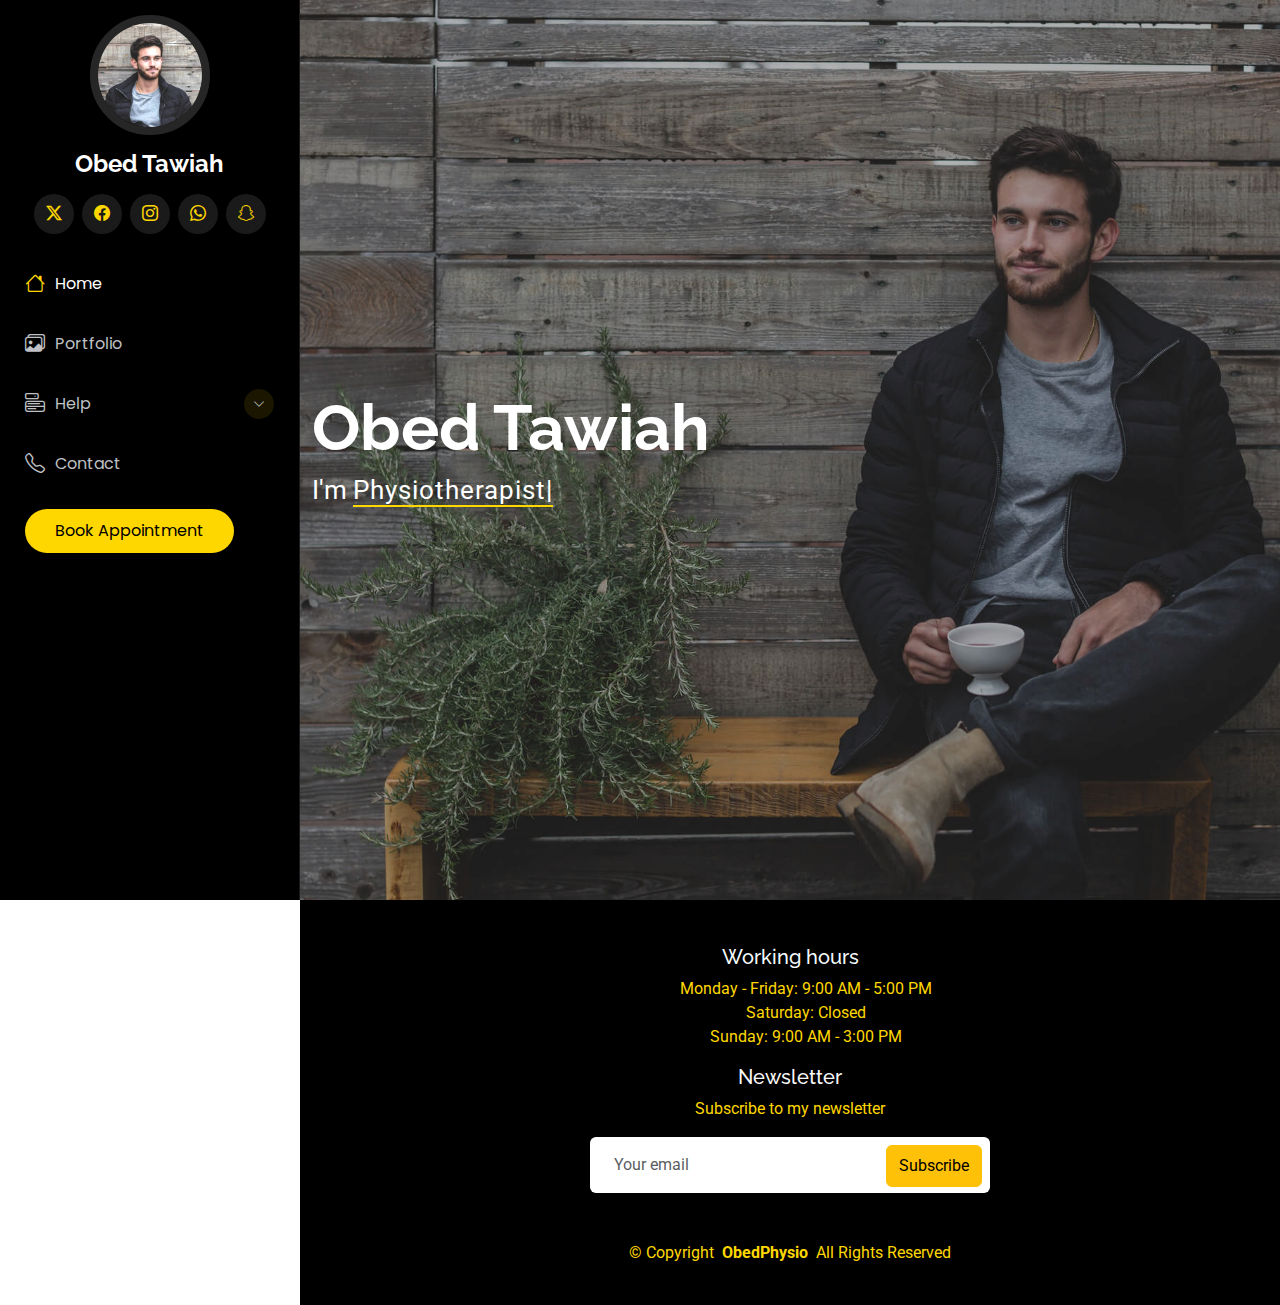
<file: index.html>
<!DOCTYPE html>
<html lang="en">

  <head>
    <meta charset="utf-8">
    <meta content="width=device-width, initial-scale=1.0" name="viewport">
    <title>Home | ObedPhysio</title>
    <meta content="" name="description">
    <meta content="" name="keywords">

    <!-- Favicons -->
    <link href="assets/img/favicon.png" rel="icon">
    
    <!-- Fonts -->
    <link href="https://fonts.googleapis.com" rel="preconnect">
    <link href="https://fonts.gstatic.com" rel="preconnect" crossorigin>
    <link href="https://fonts.googleapis.com/css2?family=Roboto:ital,wght@0,100;0,300;0,400;0,500;0,700;0,900;1,100;1,300;1,400;1,500;1,700;1,900&family=Poppins:ital,wght@0,100;0,200;0,300;0,400;0,500;0,600;0,700;0,800;0,900;1,100;1,200;1,300;1,400;1,500;1,600;1,700;1,800;1,900&family=Raleway:ital,wght@0,100;0,200;0,300;0,400;0,500;0,600;0,700;0,800;0,900;1,100;1,200;1,300;1,400;1,500;1,600;1,700;1,800;1,900&display=swap" rel="stylesheet">

    <!-- Vendor CSS Files -->
    <link href="assets/vendor/bootstrap/css/bootstrap.min.css" rel="stylesheet">
    <link href="assets/vendor/bootstrap-icons/bootstrap-icons.css" rel="stylesheet">
    <link href="assets/vendor/aos/aos.css" rel="stylesheet">
    <link href="assets/vendor/glightbox/css/glightbox.min.css" rel="stylesheet">
    <link href="assets/vendor/swiper/swiper-bundle.min.css" rel="stylesheet">

    <!-- Main CSS File -->
    <link href="assets/css/main.css" rel="stylesheet">
  </head>

  <body class="index-page">

    <header id="header" class="header dark-background d-flex flex-column">
      <i class="header-toggle d-xl-none bi bi-list"></i>

      <div class="profile-img">
        <img src="assets/img/my-profile-img.jpg" alt="" class="img-fluid rounded-circle">
      </div>

      <a href="index.html" class="logo d-flex align-items-center justify-content-center">
        <!-- Uncomment the line below if you also wish to use an image logo -->
        <!-- <img src="assets/img/logo.png" alt=""> -->
        <h1 class="sitename">Obed Tawiah</h1>
      </a>

      <div class="social-links text-center">
        <a href="#" class="twitter"><i class="bi bi-twitter-x"></i></a>
        <a href="#" class="facebook"><i class="bi bi-facebook"></i></a>
        <a href="#" class="instagram"><i class="bi bi-instagram"></i></a>
        <a href="#" class="whatsapp"><i class="bi bi-whatsapp"></i></a>
        <a href="#" class="snapchat"><i class="bi bi-snapchat"></i></a>
      </div>

      <nav id="navmenu" class="navmenu">
        <ul>
          <li><a href="index.html" class="active"><i class="bi bi-house navicon"></i>Home</a></li>
          <li><a href="portfolio.html"><i class="bi bi-images navicon"></i> Portfolio</a></li>
          <li class="dropdown"><a href="#"><i class="bi bi-menu-button navicon"></i> <span>Help</span> <i class="bi bi-chevron-down toggle-dropdown"></i></a>
            <ul>
              <li><a href="about.html"><i class="bi bi-person navicon"></i> About</a></li>
              <li><a href="services.html"><i class="bi bi-hdd-stack navicon"></i> Services</a></li>
              <li><a href="blog.html"><i class="bi bi-binoculars navicon"></i>Blog</a></li>
              <li><a href="testimonials.html"><i class="bi bi-people navicon"></i>Testimonials</a></li>
            </ul>
          </li>
          <li><a href="contact.html"><i class="bi bi-telephone navicon"></i> Contact </a></li>
          <li>
            <a href="book.html">
              <button type="submit">Book Appointment</button>
            </a>
          </li>
        </ul>
      </nav>

    </header>

    <main class="main">

      <!-- Hero Section -->
      <section class="hero section dark-background">

        <img src="assets/img/hero-bg.jpg" alt="" data-aos="fade-in" class="">

        <div class="container" data-aos="fade-up" data-aos-delay="100">
          <h2>Obed Tawiah</h2>
          <p>I'm <span class="typed" data-typed-items="Physiotherapist, Physical Therapist">Physiotherapist</span><span class="typed-cursor typed-cursor--blink" aria-hidden="true"></span><span class="typed-cursor typed-cursor--blink" aria-hidden="true"></span></p>
        </div>

      </section><!-- /Hero Section -->

    </main>

    <footer id="footer" class="footer position-relative light-background">

      <div class="credits">
        <h5>Working hours</h5>
        <ul>
          <li>Monday - Friday: 9:00 AM - 5:00 PM</li>
          <li>Saturday: Closed</li>
          <li>Sunday: 9:00 AM - 3:00 PM</li>
        </ul>
      </div>

      <div class="container text-center mt-3">
        <h5 class="text-light mb-2">Newsletter</h5>
        <p>Subscribe to my newsletter</p>
        <div class="position-relative mx-auto" style="max-width: 400px;">
          <form action="">
            <input class="form-control border-0 w-100 py-3 ps-4 pe-5" type="text" placeholder="Your email">
            <button type="button" class="btn btn-warning py-2 position-absolute top-0 end-0 mt-2 me-2">Subscribe</button>
          </form>
        </div>
      </div>

      <div class="container mt-5">
        <div class="copyright text-center ">
          <p>© <span>Copyright</span> <strong class="px-1 sitename">ObedPhysio</strong> <span>All Rights Reserved</span></p>
        </div>
      </div>

    </footer>

    <!-- Scroll Top -->
    <a href="#" id="scroll-top" class="scroll-top d-flex align-items-center justify-content-center"><i class="bi bi-arrow-up-short"></i></a>

    <!-- Vendor JS Files -->
    <script src="assets/vendor/bootstrap/js/bootstrap.bundle.min.js"></script>
    <script src="assets/vendor/php-email-form/validate.js"></script>
    <script src="assets/vendor/aos/aos.js"></script>
    <script src="assets/vendor/typed.js/typed.umd.js"></script>
    <script src="assets/vendor/purecounter/purecounter_vanilla.js"></script>
    <script src="assets/vendor/waypoints/noframework.waypoints.js"></script>
    <script src="assets/vendor/glightbox/js/glightbox.min.js"></script>
    <script src="assets/vendor/imagesloaded/imagesloaded.pkgd.min.js"></script>
    <script src="assets/vendor/isotope-layout/isotope.pkgd.min.js"></script>
    <script src="assets/vendor/swiper/swiper-bundle.min.js"></script>

    <!-- Main JS File -->
    <script src="assets/js/main.js"></script>

  </body>

</html>
</file>
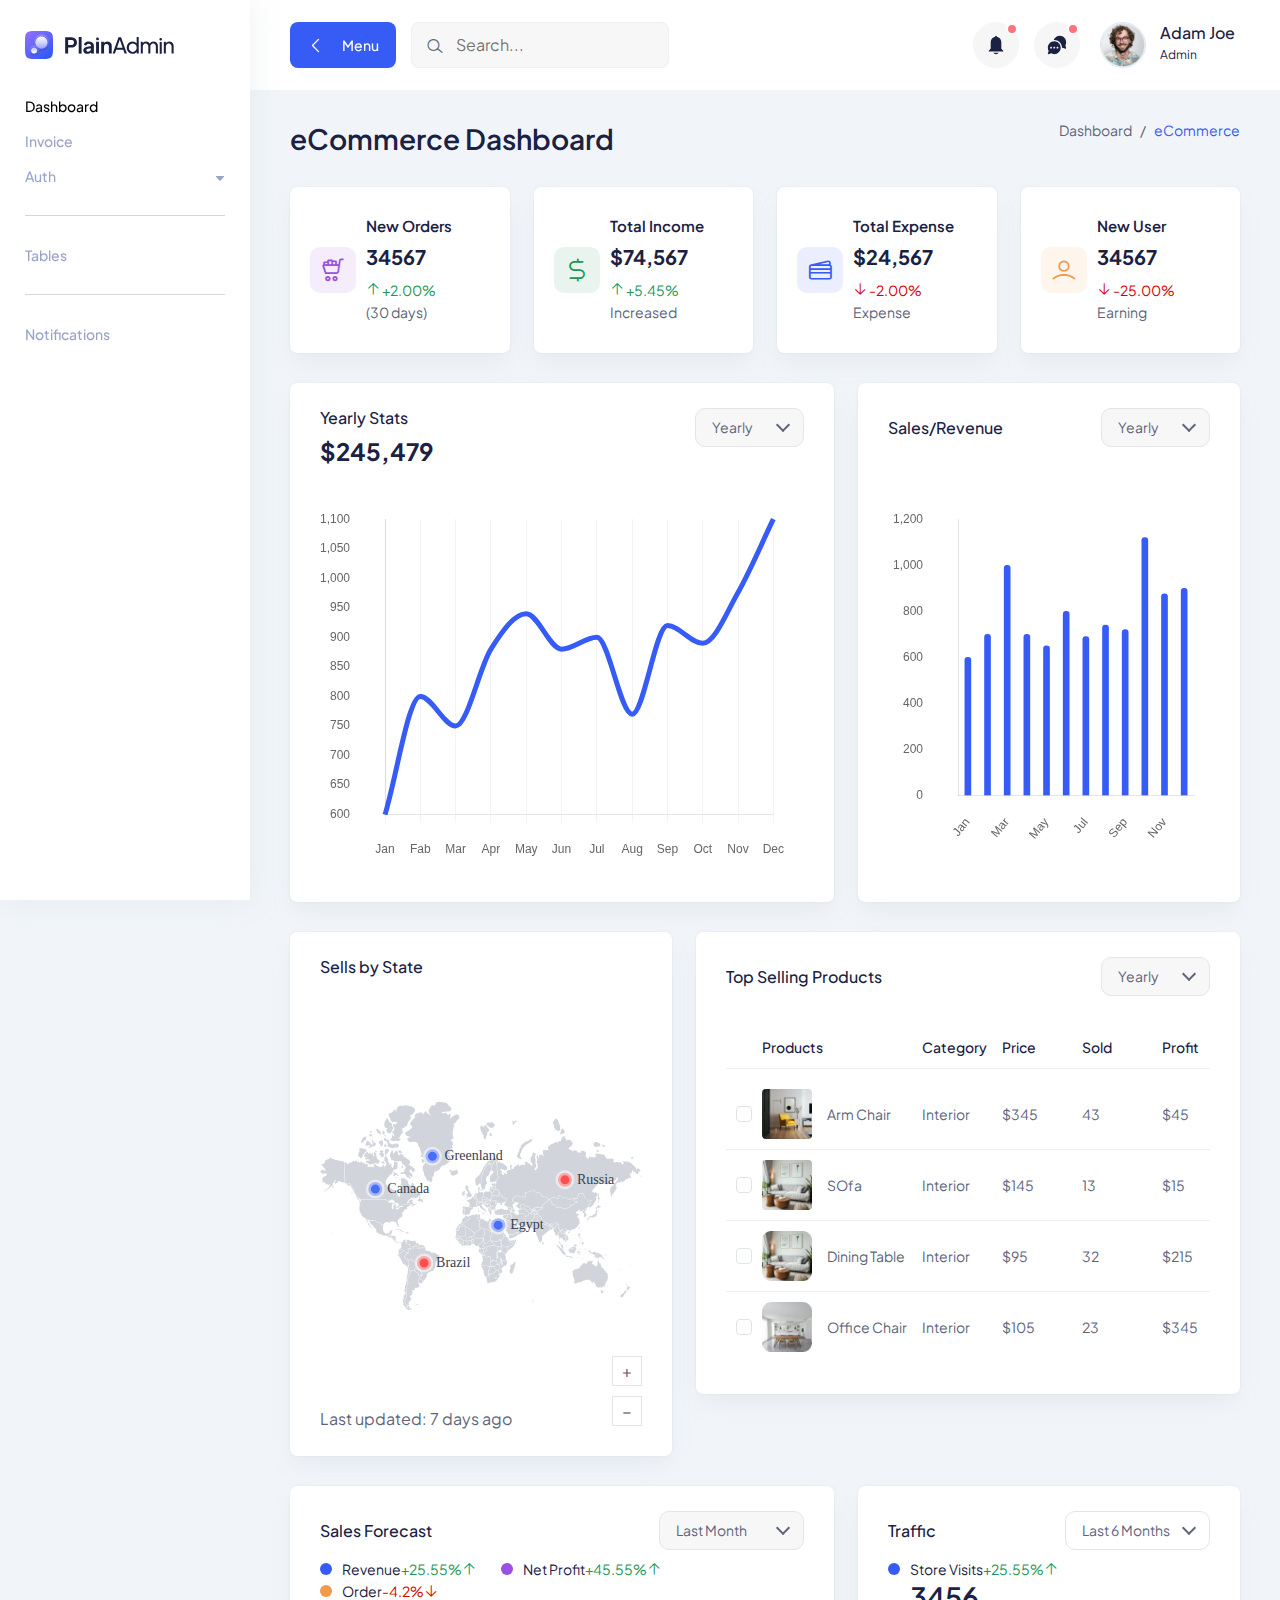
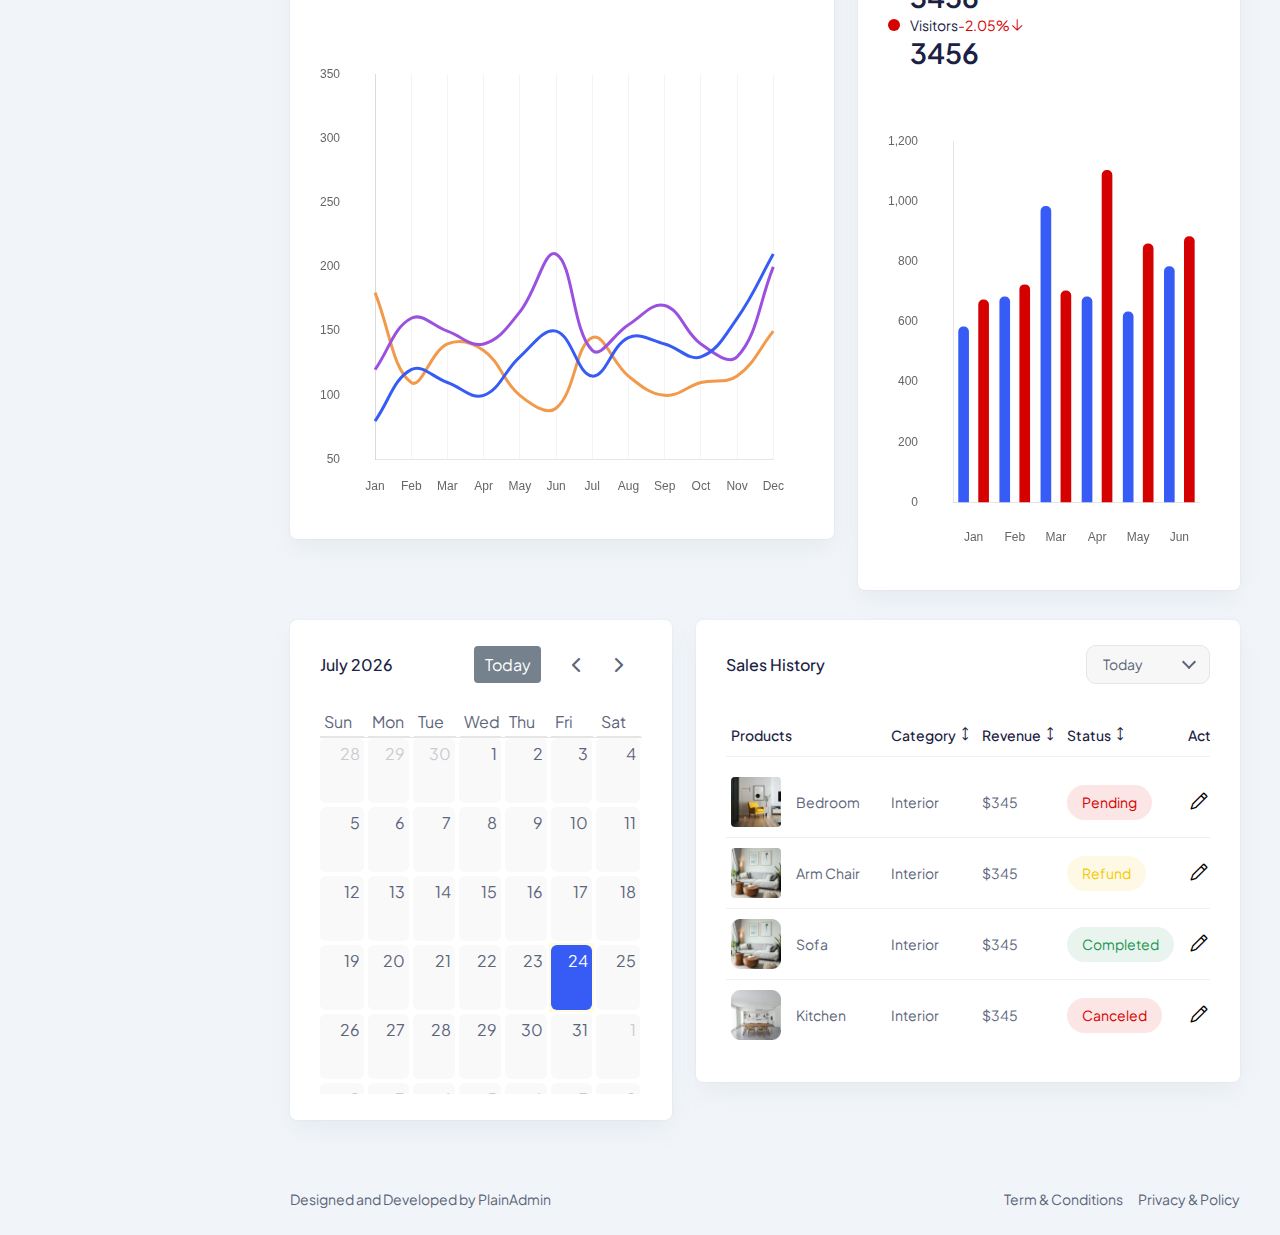
<file: admin/index.html>
<!DOCTYPE html>
<html lang="en">
  <head>
    <meta charset="UTF-8" />
    <meta http-equiv="X-UA-Compatible" content="IE=edge" />
    <meta name="viewport" content="width=device-width, initial-scale=1.0" />
    <link rel="shortcut icon" href="assets/images/favicon.svg" type="image/x-icon" />
    <title>PlainAdmin Demo | Bootstrap 5 Admin Template</title>

    <!-- ========== All CSS files linkup ========= -->
    <link rel="stylesheet" href="assets/css/bootstrap.min.css" />
    <link rel="stylesheet" href="assets/css/lineicons.css" rel="stylesheet" type="text/css" />
    <link rel="stylesheet" href="assets/css/materialdesignicons.min.css" rel="stylesheet" type="text/css" />
    <link rel="stylesheet" href="assets/css/fullcalendar.css" />
    <link rel="stylesheet" href="assets/css/fullcalendar.css" />
    <link rel="stylesheet" href="assets/css/main.css" />
  </head>
  <body>
    <!-- ======== Preloader =========== -->
    <!-- <div id="preloader">
      <div class="spinner"></div>
    </div> -->
    <!-- ======== Preloader =========== -->

    <!-- ======== sidebar-nav start =========== -->
    <aside class="sidebar-nav-wrapper">
      <div class="navbar-logo">
        <a href="index.html">
          <img src="assets/images/logo/logo.svg" alt="logo" />
        </a>
      </div>
      <nav class="sidebar-nav">
        <ul>
          <li class="nav-item">
            <a href="index.html" style="color:black;"> Dashboard </a>
          </li>
          <li class="nav-item">
            <a href="invoice.html">
              <span class="text">Invoice</span>
            </a>
          </li>
          <li class="nav-item nav-item-has-children">
            <a
              href="#0"
              class="collapsed"
              data-bs-toggle="collapse"
              data-bs-target="#ddmenu_3"
              aria-controls="ddmenu_3"
              aria-expanded="false"
              aria-label="Toggle navigation"
            >
            <span class="text">Auth</span>
            </a>
            <ul id="ddmenu_3" class="collapse dropdown-nav">
              <li>
                <a href="#"> Sign In </a>
              </li>
            </ul>
          </li>
          <span class="divider"><hr /></span>

          <li class="nav-item">
            <a href="tables.html">
              <span class="text">Tables</span>
            </a>
          </li>
          <span class="divider"><hr /></span>

          <li class="nav-item">
            <a href="notification.html">
              <span class="text">Notifications</span>
            </a>
          </li>
        </ul>
      </nav>
    </aside>
    <div class="overlay"></div>
    <!-- ======== sidebar-nav end =========== -->

    <!-- ======== main-wrapper start =========== -->
    <main class="main-wrapper">
      <!-- ========== header start ========== -->
      <header class="header">
        <div class="container-fluid">
          <div class="row">
            <div class="col-lg-5 col-md-5 col-6">
              <div class="header-left d-flex align-items-center">
                <div class="menu-toggle-btn mr-15">
                  <button id="menu-toggle" class="main-btn primary-btn btn-hover">
                    <i class="lni lni-chevron-left me-2"></i> Menu
                  </button>
                </div>
                <div class="header-search d-none d-md-flex">
                  <form action="#">
                    <input type="text" placeholder="Search..." />
                    <button><i class="lni lni-search-alt"></i></button>
                  </form>
                </div>
              </div>
            </div>
            <div class="col-lg-7 col-md-7 col-6">
              <div class="header-right">
                <!-- notification start -->
                <div class="notification-box ml-15 d-none d-md-flex">
                  <button class="dropdown-toggle" type="button" id="notification" data-bs-toggle="dropdown"
                    aria-expanded="false">
                    <svg width="22" height="22" viewBox="0 0 22 22" fill="none" xmlns="http://www.w3.org/2000/svg">
                      <path
                        d="M11 20.1667C9.88317 20.1667 8.88718 19.63 8.23901 18.7917H13.761C13.113 19.63 12.1169 20.1667 11 20.1667Z"
                        fill="" />
                      <path
                        d="M10.1157 2.74999C10.1157 2.24374 10.5117 1.83333 11 1.83333C11.4883 1.83333 11.8842 2.24374 11.8842 2.74999V2.82604C14.3932 3.26245 16.3051 5.52474 16.3051 8.24999V14.287C16.3051 14.5301 16.3982 14.7633 16.564 14.9352L18.2029 16.6342C18.4814 16.9229 18.2842 17.4167 17.8903 17.4167H4.10961C3.71574 17.4167 3.5185 16.9229 3.797 16.6342L5.43589 14.9352C5.6017 14.7633 5.69485 14.5301 5.69485 14.287V8.24999C5.69485 5.52474 7.60672 3.26245 10.1157 2.82604V2.74999Z"
                        fill="" />
                    </svg>
                    <span></span>
                  </button>
                  <ul class="dropdown-menu dropdown-menu-end" aria-labelledby="notification">
                    <li>
                      <a href="#0">
                        <div class="image">
                          <img src="assets/images/lead/lead-6.png" alt="" />
                        </div>
                        <div class="content">
                          <h6>
                            John Doe
                            <span class="text-regular">
                              comment on a product.
                            </span>
                          </h6>
                          <p>
                            Lorem ipsum dolor sit amet, consect etur adipiscing
                            elit Vivamus tortor.
                          </p>
                          <span>10 mins ago</span>
                        </div>
                      </a>
                    </li>
                    <li>
                      <a href="#0">
                        <div class="image">
                          <img src="assets/images/lead/lead-1.png" alt="" />
                        </div>
                        <div class="content">
                          <h6>
                            Jonathon
                            <span class="text-regular">
                              like on a product.
                            </span>
                          </h6>
                          <p>
                            Lorem ipsum dolor sit amet, consect etur adipiscing
                            elit Vivamus tortor.
                          </p>
                          <span>10 mins ago</span>
                        </div>
                      </a>
                    </li>
                  </ul>
                </div>
                <!-- notification end -->
                <!-- message start -->
                <div class="header-message-box ml-15 d-none d-md-flex">
                  <button class="dropdown-toggle" type="button" id="message" data-bs-toggle="dropdown"
                    aria-expanded="false">
                    <svg width="22" height="22" viewBox="0 0 22 22" fill="none" xmlns="http://www.w3.org/2000/svg">
                      <path
                        d="M7.74866 5.97421C7.91444 5.96367 8.08162 5.95833 8.25005 5.95833C12.5532 5.95833 16.0417 9.4468 16.0417 13.75C16.0417 13.9184 16.0364 14.0856 16.0259 14.2514C16.3246 14.138 16.6127 14.003 16.8883 13.8482L19.2306 14.629C19.7858 14.8141 20.3141 14.2858 20.129 13.7306L19.3482 11.3882C19.8694 10.4604 20.1667 9.38996 20.1667 8.25C20.1667 4.70617 17.2939 1.83333 13.75 1.83333C11.0077 1.83333 8.66702 3.55376 7.74866 5.97421Z"
                        fill="" />
                      <path
                        d="M14.6667 13.75C14.6667 17.2938 11.7939 20.1667 8.25004 20.1667C7.11011 20.1667 6.03962 19.8694 5.11182 19.3482L2.76946 20.129C2.21421 20.3141 1.68597 19.7858 1.87105 19.2306L2.65184 16.8882C2.13062 15.9604 1.83338 14.89 1.83338 13.75C1.83338 10.2062 4.70622 7.33333 8.25004 7.33333C11.7939 7.33333 14.6667 10.2062 14.6667 13.75ZM5.95838 13.75C5.95838 13.2437 5.54797 12.8333 5.04171 12.8333C4.53545 12.8333 4.12504 13.2437 4.12504 13.75C4.12504 14.2563 4.53545 14.6667 5.04171 14.6667C5.54797 14.6667 5.95838 14.2563 5.95838 13.75ZM9.16671 13.75C9.16671 13.2437 8.7563 12.8333 8.25004 12.8333C7.74379 12.8333 7.33338 13.2437 7.33338 13.75C7.33338 14.2563 7.74379 14.6667 8.25004 14.6667C8.7563 14.6667 9.16671 14.2563 9.16671 13.75ZM11.4584 14.6667C11.9647 14.6667 12.375 14.2563 12.375 13.75C12.375 13.2437 11.9647 12.8333 11.4584 12.8333C10.9521 12.8333 10.5417 13.2437 10.5417 13.75C10.5417 14.2563 10.9521 14.6667 11.4584 14.6667Z"
                        fill="" />
                    </svg>
                    <span></span>
                  </button>
                  <ul class="dropdown-menu dropdown-menu-end" aria-labelledby="message">
                    <li>
                      <a href="#0">
                        <div class="image">
                          <img src="assets/images/lead/lead-5.png" alt="" />
                        </div>
                        <div class="content">
                          <h6>Jacob Jones</h6>
                          <p>Hey!I can across your profile and ...</p>
                          <span>10 mins ago</span>
                        </div>
                      </a>
                    </li>
                    <li>
                      <a href="#0">
                        <div class="image">
                          <img src="assets/images/lead/lead-3.png" alt="" />
                        </div>
                        <div class="content">
                          <h6>John Doe</h6>
                          <p>Would you mind please checking out</p>
                          <span>12 mins ago</span>
                        </div>
                      </a>
                    </li>
                    <li>
                      <a href="#0">
                        <div class="image">
                          <img src="assets/images/lead/lead-2.png" alt="" />
                        </div>
                        <div class="content">
                          <h6>Anee Lee</h6>
                          <p>Hey! are you available for freelance?</p>
                          <span>1h ago</span>
                        </div>
                      </a>
                    </li>
                  </ul>
                </div>
                <!-- message end -->
                <!-- profile start -->
                <div class="profile-box ml-15">
                  <button class="dropdown-toggle bg-transparent border-0" type="button" id="profile"
                    data-bs-toggle="dropdown" aria-expanded="false">
                    <div class="profile-info">
                      <div class="info">
                        <div class="image">
                          <img src="assets/images/profile/profile-image.png" alt="" />
                        </div>
                        <div>
                          <h6 class="fw-500">Adam Joe</h6>
                          <p>Admin</p>
                        </div>
                      </div>
                    </div>
                  </button>
                  <ul class="dropdown-menu dropdown-menu-end" aria-labelledby="profile">
                    <li>
                      <div class="author-info flex items-center !p-1">
                        <div class="image">
                          <img src="assets/images/profile/profile-image.png" alt="image">
                        </div>
                        <div class="content">
                          <h4 class="text-sm">Adam Joe</h4>
                          <a class="text-black/40 dark:text-white/40 hover:text-black dark:hover:text-white text-xs" href="#">Email@gmail.com</a>
                        </div>
                      </div>
                    </li>
                    <li class="divider"></li>
                    <li>
                      <a href="#0">
                        <i class="lni lni-user"></i> View Profile
                      </a>
                    </li>
                    <li>
                      <a href="#0">
                        <i class="lni lni-alarm"></i> Notifications
                      </a>
                    </li>
                    <li>
                      <a href="#0"> <i class="lni lni-inbox"></i> Messages </a>
                    </li>
                    <li>
                      <a href="#0"> <i class="lni lni-cog"></i> Settings </a>
                    </li>
                    <li class="divider"></li>
                    <li>
                      <a href="#0"> <i class="lni lni-exit"></i> Sign Out </a>
                    </li>
                  </ul>
                </div>
                <!-- profile end -->
              </div>
            </div>
          </div>
        </div>
      </header>
      <!-- ========== header end ========== -->

      <!-- ========== section start ========== -->
      <section class="section">
        <div class="container-fluid">
          <!-- ========== title-wrapper start ========== -->
          <div class="title-wrapper pt-30">
            <div class="row align-items-center">
              <div class="col-md-6">
                <div class="title">
                  <h2>eCommerce Dashboard</h2>
                </div>
              </div>
              <!-- end col -->
              <div class="col-md-6">
                <div class="breadcrumb-wrapper">
                  <nav aria-label="breadcrumb">
                    <ol class="breadcrumb">
                      <li class="breadcrumb-item">
                        <a href="#0">Dashboard</a>
                      </li>
                      <li class="breadcrumb-item active" aria-current="page">
                        eCommerce
                      </li>
                    </ol>
                  </nav>
                </div>
              </div>
              <!-- end col -->
            </div>
            <!-- end row -->
          </div>
          <!-- ========== title-wrapper end ========== -->
          <div class="row">
            <div class="col-xl-3 col-lg-4 col-sm-6">
              <div class="icon-card mb-30">
                <div class="icon purple">
                  <i class="lni lni-cart-full"></i>
                </div>
                <div class="content">
                  <h6 class="mb-10">New Orders</h6>
                  <h3 class="text-bold mb-10">34567</h3>
                  <p class="text-sm text-success">
                    <i class="lni lni-arrow-up"></i> +2.00%
                    <span class="text-gray">(30 days)</span>
                  </p>
                </div>
              </div>
              <!-- End Icon Cart -->
            </div>
            <!-- End Col -->
            <div class="col-xl-3 col-lg-4 col-sm-6">
              <div class="icon-card mb-30">
                <div class="icon success">
                  <i class="lni lni-dollar"></i>
                </div>
                <div class="content">
                  <h6 class="mb-10">Total Income</h6>
                  <h3 class="text-bold mb-10">$74,567</h3>
                  <p class="text-sm text-success">
                    <i class="lni lni-arrow-up"></i> +5.45%
                    <span class="text-gray">Increased</span>
                  </p>
                </div>
              </div>
              <!-- End Icon Cart -->
            </div>
            <!-- End Col -->
            <div class="col-xl-3 col-lg-4 col-sm-6">
              <div class="icon-card mb-30">
                <div class="icon primary">
                  <i class="lni lni-credit-cards"></i>
                </div>
                <div class="content">
                  <h6 class="mb-10">Total Expense</h6>
                  <h3 class="text-bold mb-10">$24,567</h3>
                  <p class="text-sm text-danger">
                    <i class="lni lni-arrow-down"></i> -2.00%
                    <span class="text-gray">Expense</span>
                  </p>
                </div>
              </div>
              <!-- End Icon Cart -->
            </div>
            <!-- End Col -->
            <div class="col-xl-3 col-lg-4 col-sm-6">
              <div class="icon-card mb-30">
                <div class="icon orange">
                  <i class="lni lni-user"></i>
                </div>
                <div class="content">
                  <h6 class="mb-10">New User</h6>
                  <h3 class="text-bold mb-10">34567</h3>
                  <p class="text-sm text-danger">
                    <i class="lni lni-arrow-down"></i> -25.00%
                    <span class="text-gray"> Earning</span>
                  </p>
                </div>
              </div>
              <!-- End Icon Cart -->
            </div>
            <!-- End Col -->
          </div>
          <!-- End Row -->
          <div class="row">
            <div class="col-lg-7">
              <div class="card-style mb-30">
                <div class="title d-flex flex-wrap justify-content-between">
                  <div class="left">
                    <h6 class="text-medium mb-10">Yearly Stats</h6>
                    <h3 class="text-bold">$245,479</h3>
                  </div>
                  <div class="right">
                    <div class="select-style-1">
                      <div class="select-position select-sm">
                        <select class="light-bg">
                          <option value="">Yearly</option>
                          <option value="">Monthly</option>
                          <option value="">Weekly</option>
                        </select>
                      </div>
                    </div>
                    <!-- end select -->
                  </div>
                </div>
                <!-- End Title -->
                <div class="chart">
                  <canvas id="Chart1" style="width: 100%; height: 400px; margin-left: -35px;"></canvas>
                </div>
                <!-- End Chart -->
              </div>
            </div>
            <!-- End Col -->
            <div class="col-lg-5">
              <div class="card-style mb-30">
                <div class="title d-flex flex-wrap align-items-center justify-content-between">
                  <div class="left">
                    <h6 class="text-medium mb-30">Sales/Revenue</h6>
                  </div>
                  <div class="right">
                    <div class="select-style-1">
                      <div class="select-position select-sm">
                        <select class="light-bg">
                          <option value="">Yearly</option>
                          <option value="">Monthly</option>
                          <option value="">Weekly</option>
                        </select>
                      </div>
                    </div>
                    <!-- end select -->
                  </div>
                </div>
                <!-- End Title -->
                <div class="chart">
                  <canvas id="Chart2" style="width: 100%; height: 400px; margin-left: -45px;"></canvas>
                </div>
                <!-- End Chart -->
              </div>
            </div>
            <!-- End Col -->
          </div>
          <!-- End Row -->
          <div class="row">
            <div class="col-lg-5">
              <div class="card-style mb-30">
                <div class="title d-flex justify-content-between align-items-center">
                  <div class="left">
                    <h6 class="text-medium mb-30">Sells by State</h6>
                  </div>
                </div>
                <!-- End Title -->
                <div id="map" style="width: 100%; height: 400px; overflow: hidden;"></div>
                <p>Last updated: 7 days ago</p>
              </div>
            </div>
            <!-- End Col -->
            <div class="col-lg-7">
              <div class="card-style mb-30">
                <div class="title d-flex flex-wrap justify-content-between align-items-center">
                  <div class="left">
                    <h6 class="text-medium mb-30">Top Selling Products</h6>
                  </div>
                  <div class="right">
                    <div class="select-style-1">
                      <div class="select-position select-sm">
                        <select class="light-bg">
                          <option value="">Yearly</option>
                          <option value="">Monthly</option>
                          <option value="">Weekly</option>
                        </select>
                      </div>
                    </div>
                    <!-- end select -->
                  </div>
                </div>
                <!-- End Title -->
                <div class="table-responsive">
                  <table class="table top-selling-table">
                    <thead>
                      <tr>
                        <th></th>
                        <th>
                          <h6 class="text-sm text-medium">Products</h6>
                        </th>
                        <th class="min-width">
                          <h6 class="text-sm text-medium">Category</h6>
                        </th>
                        <th class="min-width">
                          <h6 class="text-sm text-medium">Price</h6>
                        </th>
                        <th class="min-width">
                          <h6 class="text-sm text-medium">Sold</h6>
                        </th>
                        <th class="min-width">
                          <h6 class="text-sm text-medium">Profit</h6>
                        </th>
                        <th></th>
                      </tr>
                    </thead>
                    <tbody>
                      <tr>
                        <td>
                          <div class="check-input-primary">
                            <input class="form-check-input" type="checkbox" id="checkbox-1" />
                          </div>
                        </td>
                        <td>
                          <div class="product">
                            <div class="image">
                              <img src="assets/images/products/product-mini-1.jpg" alt="" />
                            </div>
                            <p class="text-sm">Arm Chair</p>
                          </div>
                        </td>
                        <td>
                          <p class="text-sm">Interior</p>
                        </td>
                        <td>
                          <p class="text-sm">$345</p>
                        </td>
                        <td>
                          <p class="text-sm">43</p>
                        </td>
                        <td>
                          <p class="text-sm">$45</p>
                        </td>
                        <td>
                          <div class="action justify-content-end">
                            <button class="more-btn ml-10 dropdown-toggle" id="moreAction1" data-bs-toggle="dropdown"
                              aria-expanded="false">
                              <i class="lni lni-more-alt"></i>
                            </button>
                            <ul class="dropdown-menu dropdown-menu-end" aria-labelledby="moreAction1">
                              <li class="dropdown-item">
                                <a href="#0" class="text-gray">Remove</a>
                              </li>
                              <li class="dropdown-item">
                                <a href="#0" class="text-gray">Edit</a>
                              </li>
                            </ul>
                          </div>
                        </td>
                      </tr>
                      <tr>
                        <td>
                          <div class="check-input-primary">
                            <input class="form-check-input" type="checkbox" id="checkbox-1" />
                          </div>
                        </td>
                        <td>
                          <div class="product">
                            <div class="image">
                              <img src="assets/images/products/product-mini-2.jpg" alt="" />
                            </div>
                            <p class="text-sm">SOfa</p>
                          </div>
                        </td>
                        <td>
                          <p class="text-sm">Interior</p>
                        </td>
                        <td>
                          <p class="text-sm">$145</p>
                        </td>
                        <td>
                          <p class="text-sm">13</p>
                        </td>
                        <td>
                          <p class="text-sm">$15</p>
                        </td>
                        <td>
                          <div class="action justify-content-end">
                            <button class="more-btn ml-10 dropdown-toggle" id="moreAction1" data-bs-toggle="dropdown"
                              aria-expanded="false">
                              <i class="lni lni-more-alt"></i>
                            </button>
                            <ul class="dropdown-menu dropdown-menu-end" aria-labelledby="moreAction1">
                              <li class="dropdown-item">
                                <a href="#0" class="text-gray">Remove</a>
                              </li>
                              <li class="dropdown-item">
                                <a href="#0" class="text-gray">Edit</a>
                              </li>
                            </ul>
                          </div>
                        </td>
                      </tr>
                      <tr>
                        <td>
                          <div class="check-input-primary">
                            <input class="form-check-input" type="checkbox" id="checkbox-1" />
                          </div>
                        </td>
                        <td>
                          <div class="product">
                            <div class="image">
                              <img src="assets/images/products/product-mini-3.jpg" alt="" />
                            </div>
                            <p class="text-sm">Dining Table</p>
                          </div>
                        </td>
                        <td>
                          <p class="text-sm">Interior</p>
                        </td>
                        <td>
                          <p class="text-sm">$95</p>
                        </td>
                        <td>
                          <p class="text-sm">32</p>
                        </td>
                        <td>
                          <p class="text-sm">$215</p>
                        </td>
                        <td>
                          <div class="action justify-content-end">
                            <button class="more-btn ml-10 dropdown-toggle" id="moreAction1" data-bs-toggle="dropdown"
                              aria-expanded="false">
                              <i class="lni lni-more-alt"></i>
                            </button>
                            <ul class="dropdown-menu dropdown-menu-end" aria-labelledby="moreAction1">
                              <li class="dropdown-item">
                                <a href="#0" class="text-gray">Remove</a>
                              </li>
                              <li class="dropdown-item">
                                <a href="#0" class="text-gray">Edit</a>
                              </li>
                            </ul>
                          </div>
                        </td>
                      </tr>
                      <tr>
                        <td>
                          <div class="check-input-primary">
                            <input class="form-check-input" type="checkbox" id="checkbox-1" />
                          </div>
                        </td>
                        <td>
                          <div class="product">
                            <div class="image">
                              <img src="assets/images/products/product-mini-4.jpg" alt="" />
                            </div>
                            <p class="text-sm">Office Chair</p>
                          </div>
                        </td>
                        <td>
                          <p class="text-sm">Interior</p>
                        </td>
                        <td>
                          <p class="text-sm">$105</p>
                        </td>
                        <td>
                          <p class="text-sm">23</p>
                        </td>
                        <td>
                          <p class="text-sm">$345</p>
                        </td>
                        <td>
                          <div class="action justify-content-end">
                            <button class="more-btn ml-10 dropdown-toggle" id="moreAction1" data-bs-toggle="dropdown"
                              aria-expanded="false">
                              <i class="lni lni-more-alt"></i>
                            </button>
                            <ul class="dropdown-menu dropdown-menu-end" aria-labelledby="moreAction1">
                              <li class="dropdown-item">
                                <a href="#0" class="text-gray">Remove</a>
                              </li>
                              <li class="dropdown-item">
                                <a href="#0" class="text-gray">Edit</a>
                              </li>
                            </ul>
                          </div>
                        </td>
                      </tr>
                    </tbody>
                  </table>
                  <!-- End Table -->
                </div>
              </div>
            </div>
            <!-- End Col -->
          </div>
          <!-- End Row -->
          <div class="row">
            <div class="col-lg-7">
              <div class="card-style mb-30">
                <div class="title d-flex flex-wrap align-items-center justify-content-between">
                  <div class="left">
                    <h6 class="text-medium mb-2">Sales Forecast</h6>
                  </div>
                  <div class="right">
                    <div class="select-style-1 mb-2">
                      <div class="select-position select-sm">
                        <select class="light-bg">
                          <option value="">Last Month</option>
                          <option value="">Last 3 Months</option>
                          <option value="">Last Year</option>
                        </select>
                      </div>
                    </div>
                    <!-- end select -->
                  </div>
                </div>
                <!-- End Title -->
                <div class="chart">
                  <div id="legend3">
                    <ul class="legend3 d-flex flex-wrap align-items-center mb-30">
                      <li>
                        <div class="d-flex">
                          <span class="bg-color primary-bg"> </span>
                          <div class="text">
                            <p class="text-sm text-success">
                              <span class="text-dark">Revenue</span> +25.55%
                              <i class="lni lni-arrow-up"></i>
                            </p>
                          </div>
                        </div>
                      </li>
                      <li>
                        <div class="d-flex">
                          <span class="bg-color purple-bg"></span>
                          <div class="text">
                            <p class="text-sm text-success">
                              <span class="text-dark">Net Profit</span> +45.55%
                              <i class="lni lni-arrow-up"></i>
                            </p>
                          </div>
                        </div>
                      </li>
                      <li>
                        <div class="d-flex">
                          <span class="bg-color orange-bg"></span>
                          <div class="text">
                            <p class="text-sm text-danger">
                              <span class="text-dark">Order</span> -4.2%
                              <i class="lni lni-arrow-down"></i>
                            </p>
                          </div>
                        </div>
                      </li>
                    </ul>
                  </div>
                  <canvas id="Chart3" style="width: 100%; height: 450px; margin-left: -35px;"></canvas>
                </div>
              </div>
            </div>
            <!-- End Col -->
            <div class="col-lg-5">
              <div class="card-style mb-30">
                <div class="title d-flex flex-wrap align-items-center justify-content-between">
                  <div class="left">
                    <h6 class="text-medium mb-2">Traffic</h6>
                  </div>
                  <div class="right">
                    <div class="select-style-1 mb-2">
                      <div class="select-position select-sm">
                        <select class="bg-ligh">
                          <option value="">Last 6 Months</option>
                          <option value="">Last 3 Months</option>
                          <option value="">Last Year</option>
                        </select>
                      </div>
                    </div>
                    <!-- end select -->
                  </div>
                </div>
                <!-- End Title -->
                <div class="chart">
                  <div id="legend4">
                    <ul class="legend3 d-flex flex-wrap gap-3 gap-sm-0 align-items-center mb-30">
                      <li>
                        <div class="d-flex">
                          <span class="bg-color primary-bg"> </span>
                          <div class="text">
                            <p class="text-sm text-success">
                              <span class="text-dark">Store Visits</span>
                              +25.55%
                              <i class="lni lni-arrow-up"></i>
                            </p>
                            <h2>3456</h2>
                          </div>
                        </div>
                      </li>
                      <li>
                        <div class="d-flex">
                          <span class="bg-color danger-bg"></span>
                          <div class="text">
                            <p class="text-sm text-danger">
                              <span class="text-dark">Visitors</span> -2.05%
                              <i class="lni lni-arrow-down"></i>
                            </p>
                            <h2>3456</h2>
                          </div>
                        </div>
                      </li>
                    </ul>
                  </div>
                  <canvas id="Chart4" style="width: 100%; height: 420px; margin-left: -35px;"></canvas>
                </div>
                <!-- End Chart -->
              </div>
            </div>
            <!-- End Col -->
          </div>
          <!-- End Row -->
          <div class="row">
            <div class="col-lg-5">
              <div class="card-style calendar-card mb-30">
                <div id="calendar-mini"></div>
              </div>
            </div>
            <!-- End Col -->
            <div class="col-lg-7">
              <div class="card-style mb-30">
                <div class="title d-flex flex-wrap align-items-center justify-content-between">
                  <div class="left">
                    <h6 class="text-medium mb-30">Sales History</h6>
                  </div>
                  <div class="right">
                    <div class="select-style-1">
                      <div class="select-position select-sm">
                        <select class="light-bg">
                          <option value="">Today</option>
                          <option value="">Yesterday</option>
                        </select>
                      </div>
                    </div>
                    <!-- end select -->
                  </div>
                </div>
                <!-- End Title -->
                <div class="table-responsive">
                  <table class="table top-selling-table">
                    <thead>
                      <tr>
                        <th>
                          <h6 class="text-sm text-medium">Products</h6>
                        </th>
                        <th class="min-width">
                          <h6 class="text-sm text-medium">
                            Category <i class="lni lni-arrows-vertical"></i>
                          </h6>
                        </th>
                        <th class="min-width">
                          <h6 class="text-sm text-medium">
                            Revenue <i class="lni lni-arrows-vertical"></i>
                          </h6>
                        </th>
                        <th class="min-width">
                          <h6 class="text-sm text-medium">
                            Status <i class="lni lni-arrows-vertical"></i>
                          </h6>
                        </th>
                        <th>
                          <h6 class="text-sm text-medium text-end">
                            Actions <i class="lni lni-arrows-vertical"></i>
                          </h6>
                        </th>
                      </tr>
                    </thead>
                    <tbody>
                      <tr>
                        <td>
                          <div class="product">
                            <div class="image">
                              <img src="assets/images/products/product-mini-1.jpg" alt="" />
                            </div>
                            <p class="text-sm">Bedroom</p>
                          </div>
                        </td>
                        <td>
                          <p class="text-sm">Interior</p>
                        </td>
                        <td>
                          <p class="text-sm">$345</p>
                        </td>
                        <td>
                          <span class="status-btn close-btn">Pending</span>
                        </td>
                        <td>
                          <div class="action justify-content-end">
                            <button class="edit">
                              <i class="lni lni-pencil"></i>
                            </button>
                            <button class="more-btn ml-10 dropdown-toggle" id="moreAction1" data-bs-toggle="dropdown"
                              aria-expanded="false">
                              <i class="lni lni-more-alt"></i>
                            </button>
                            <ul class="dropdown-menu dropdown-menu-end" aria-labelledby="moreAction1">
                              <li class="dropdown-item">
                                <a href="#0" class="text-gray">Remove</a>
                              </li>
                              <li class="dropdown-item">
                                <a href="#0" class="text-gray">Edit</a>
                              </li>
                            </ul>
                          </div>
                        </td>
                      </tr>
                      <tr>
                        <td>
                          <div class="product">
                            <div class="image">
                              <img src="assets/images/products/product-mini-2.jpg" alt="" />
                            </div>
                            <p class="text-sm">Arm Chair</p>
                          </div>
                        </td>
                        <td>
                          <p class="text-sm">Interior</p>
                        </td>
                        <td>
                          <p class="text-sm">$345</p>
                        </td>
                        <td>
                          <span class="status-btn warning-btn">Refund</span>
                        </td>
                        <td>
                          <div class="action justify-content-end">
                            <button class="edit">
                              <i class="lni lni-pencil"></i>
                            </button>
                            <button class="more-btn ml-10 dropdown-toggle" id="moreAction1" data-bs-toggle="dropdown"
                              aria-expanded="false">
                              <i class="lni lni-more-alt"></i>
                            </button>
                            <ul class="dropdown-menu dropdown-menu-end" aria-labelledby="moreAction1">
                              <li class="dropdown-item">
                                <a href="#0" class="text-gray">Remove</a>
                              </li>
                              <li class="dropdown-item">
                                <a href="#0" class="text-gray">Edit</a>
                              </li>
                            </ul>
                          </div>
                        </td>
                      </tr>
                      <tr>
                        <td>
                          <div class="product">
                            <div class="image">
                              <img src="assets/images/products/product-mini-3.jpg" alt="" />
                            </div>
                            <p class="text-sm">Sofa</p>
                          </div>
                        </td>
                        <td>
                          <p class="text-sm">Interior</p>
                        </td>
                        <td>
                          <p class="text-sm">$345</p>
                        </td>
                        <td>
                          <span class="status-btn success-btn">Completed</span>
                        </td>
                        <td>
                          <div class="action justify-content-end">
                            <button class="edit">
                              <i class="lni lni-pencil"></i>
                            </button>
                            <button class="more-btn ml-10 dropdown-toggle" id="moreAction1" data-bs-toggle="dropdown"
                              aria-expanded="false">
                              <i class="lni lni-more-alt"></i>
                            </button>
                            <ul class="dropdown-menu dropdown-menu-end" aria-labelledby="moreAction1">
                              <li class="dropdown-item">
                                <a href="#0" class="text-gray">Remove</a>
                              </li>
                              <li class="dropdown-item">
                                <a href="#0" class="text-gray">Edit</a>
                              </li>
                            </ul>
                          </div>
                        </td>
                      </tr>
                      <tr>
                        <td>
                          <div class="product">
                            <div class="image">
                              <img src="assets/images/products/product-mini-4.jpg" alt="" />
                            </div>
                            <p class="text-sm">Kitchen</p>
                          </div>
                        </td>
                        <td>
                          <p class="text-sm">Interior</p>
                        </td>
                        <td>
                          <p class="text-sm">$345</p>
                        </td>
                        <td>
                          <span class="status-btn close-btn">Canceled</span>
                        </td>
                        <td>
                          <div class="action justify-content-end">
                            <button class="edit">
                              <i class="lni lni-pencil"></i>
                            </button>
                            <button class="more-btn ml-10 dropdown-toggle" id="moreAction1" data-bs-toggle="dropdown"
                              aria-expanded="false">
                              <i class="lni lni-more-alt"></i>
                            </button>
                            <ul class="dropdown-menu dropdown-menu-end" aria-labelledby="moreAction1">
                              <li class="dropdown-item">
                                <a href="#0" class="text-gray">Remove</a>
                              </li>
                              <li class="dropdown-item">
                                <a href="#0" class="text-gray">Edit</a>
                              </li>
                            </ul>
                          </div>
                        </td>
                      </tr>
                    </tbody>
                  </table>
                  <!-- End Table -->
                </div>
              </div>
            </div>
            <!-- End Col -->
          </div>
          <!-- End Row -->
        </div>
        <!-- end container -->
      </section>
      <!-- ========== section end ========== -->

      <!-- ========== footer start =========== -->
      <footer class="footer">
        <div class="container-fluid">
          <div class="row">
            <div class="col-md-6 order-last order-md-first">
              <div class="copyright text-center text-md-start">
                <p class="text-sm">
                  Designed and Developed by
                  <a href="https://plainadmin.com" rel="nofollow" target="_blank">
                    PlainAdmin
                  </a>
                </p>
              </div>
            </div>
            <!-- end col-->
            <div class="col-md-6">
              <div class="terms d-flex justify-content-center justify-content-md-end">
                <a href="#0" class="text-sm">Term & Conditions</a>
                <a href="#0" class="text-sm ml-15">Privacy & Policy</a>
              </div>
            </div>
          </div>
          <!-- end row -->
        </div>
        <!-- end container -->
      </footer>
      <!-- ========== footer end =========== -->
    </main>
    <!-- ======== main-wrapper end =========== -->

    <!-- ========= All Javascript files linkup ======== -->
    <script src="assets/js/bootstrap.bundle.min.js"></script>
    <script src="assets/js/Chart.min.js"></script>
    <script src="assets/js/dynamic-pie-chart.js"></script>
    <script src="assets/js/moment.min.js"></script>
    <script src="assets/js/fullcalendar.js"></script>
    <script src="assets/js/jvectormap.min.js"></script>
    <script src="assets/js/world-merc.js"></script>
    <script src="assets/js/polyfill.js"></script>
    <script src="assets/js/main.js"></script>

    <script>
      // ======== jvectormap activation
      var markers = [
        { name: "Egypt", coords: [26.8206, 30.8025] },
        { name: "Russia", coords: [61.524, 105.3188] },
        { name: "Canada", coords: [56.1304, -106.3468] },
        { name: "Greenland", coords: [71.7069, -42.6043] },
        { name: "Brazil", coords: [-14.235, -51.9253] },
      ];

      var jvm = new jsVectorMap({
        map: "world_merc",
        selector: "#map",
        zoomButtons: true,

        regionStyle: {
          initial: {
            fill: "#d1d5db",
          },
        },

        labels: {
          markers: {
            render: (marker) => marker.name,
          },
        },

        markersSelectable: true,
        selectedMarkers: markers.map((marker, index) => {
          var name = marker.name;

          if (name === "Russia" || name === "Brazil") {
            return index;
          }
        }),
        markers: markers,
        markerStyle: {
          initial: { fill: "#4A6CF7" },
          selected: { fill: "#ff5050" },
        },
        markerLabelStyle: {
          initial: {
            fontWeight: 400,
            fontSize: 14,
          },
        },
      });
      // ====== calendar activation
      document.addEventListener("DOMContentLoaded", function () {
        var calendarMiniEl = document.getElementById("calendar-mini");
        var calendarMini = new FullCalendar.Calendar(calendarMiniEl, {
          initialView: "dayGridMonth",
          headerToolbar: {
            end: "today prev,next",
          },
        });
        calendarMini.render();
      });

      // =========== chart one start
      const ctx1 = document.getElementById("Chart1").getContext("2d");
      const chart1 = new Chart(ctx1, {
        type: "line",
        data: {
          labels: [
            "Jan",
            "Fab",
            "Mar",
            "Apr",
            "May",
            "Jun",
            "Jul",
            "Aug",
            "Sep",
            "Oct",
            "Nov",
            "Dec",
          ],
          datasets: [
            {
              label: "",
              backgroundColor: "transparent",
              borderColor: "#365CF5",
              data: [
                600, 800, 750, 880, 940, 880, 900, 770, 920, 890, 976, 1100,
              ],
              pointBackgroundColor: "transparent",
              pointHoverBackgroundColor: "#365CF5",
              pointBorderColor: "transparent",
              pointHoverBorderColor: "#fff",
              pointHoverBorderWidth: 5,
              borderWidth: 5,
              pointRadius: 8,
              pointHoverRadius: 8,
              cubicInterpolationMode: "monotone", // Add this line for curved line
            },
          ],
        },
        options: {
          plugins: {
            tooltip: {
              callbacks: {
                labelColor: function (context) {
                  return {
                    backgroundColor: "#ffffff",
                    color: "#171717"
                  };
                },
              },
              intersect: false,
              backgroundColor: "#f9f9f9",
              title: {
                fontFamily: "Plus Jakarta Sans",
                color: "#8F92A1",
                fontSize: 12,
              },
              body: {
                fontFamily: "Plus Jakarta Sans",
                color: "#171717",
                fontStyle: "bold",
                fontSize: 16,
              },
              multiKeyBackground: "transparent",
              displayColors: false,
              padding: {
                x: 30,
                y: 10,
              },
              bodyAlign: "center",
              titleAlign: "center",
              titleColor: "#8F92A1",
              bodyColor: "#171717",
              bodyFont: {
                family: "Plus Jakarta Sans",
                size: "16",
                weight: "bold",
              },
            },
            legend: {
              display: false,
            },
          },
          responsive: true,
          maintainAspectRatio: false,
          title: {
            display: false,
          },
          scales: {
            y: {
              grid: {
                display: false,
                drawTicks: false,
                drawBorder: false,
              },
              ticks: {
                padding: 35,
                max: 1200,
                min: 500,
              },
            },
            x: {
              grid: {
                drawBorder: false,
                color: "rgba(143, 146, 161, .1)",
                zeroLineColor: "rgba(143, 146, 161, .1)",
              },
              ticks: {
                padding: 20,
              },
            },
          },
        },
      });
      // =========== chart one end

      // =========== chart two start
      const ctx2 = document.getElementById("Chart2").getContext("2d");
      const chart2 = new Chart(ctx2, {
        type: "bar",
        data: {
          labels: [
            "Jan",
            "Fab",
            "Mar",
            "Apr",
            "May",
            "Jun",
            "Jul",
            "Aug",
            "Sep",
            "Oct",
            "Nov",
            "Dec",
          ],
          datasets: [
            {
              label: "",
              backgroundColor: "#365CF5",
              borderRadius: 30,
              barThickness: 6,
              maxBarThickness: 8,
              data: [
                600, 700, 1000, 700, 650, 800, 690, 740, 720, 1120, 876, 900,
              ],
            },
          ],
        },
        options: {
          plugins: {
            tooltip: {
              callbacks: {
                titleColor: function (context) {
                  return "#8F92A1";
                },
                label: function (context) {
                  let label = context.dataset.label || "";

                  if (label) {
                    label += ": ";
                  }
                  label += context.parsed.y;
                  return label;
                },
              },
              backgroundColor: "#F3F6F8",
              titleAlign: "center",
              bodyAlign: "center",
              titleFont: {
                size: 12,
                weight: "bold",
                color: "#8F92A1",
              },
              bodyFont: {
                size: 16,
                weight: "bold",
                color: "#171717",
              },
              displayColors: false,
              padding: {
                x: 30,
                y: 10,
              },
          },
          },
          legend: {
            display: false,
            },
          legend: {
            display: false,
          },
          layout: {
            padding: {
              top: 15,
              right: 15,
              bottom: 15,
              left: 15,
            },
          },
          responsive: true,
          maintainAspectRatio: false,
          scales: {
            y: {
              grid: {
                display: false,
                drawTicks: false,
                drawBorder: false,
              },
              ticks: {
                padding: 35,
                max: 1200,
                min: 0,
              },
            },
            x: {
              grid: {
                display: false,
                drawBorder: false,
                color: "rgba(143, 146, 161, .1)",
                drawTicks: false,
                zeroLineColor: "rgba(143, 146, 161, .1)",
              },
              ticks: {
                padding: 20,
              },
            },
          },
          plugins: {
            legend: {
              display: false,
            },
            title: {
              display: false,
            },
          },
        },
      });
      // =========== chart two end

      // =========== chart three start
      const ctx3 = document.getElementById("Chart3").getContext("2d");
      const chart3 = new Chart(ctx3, {
        type: "line",
        data: {
          labels: [
            "Jan",
            "Feb",
            "Mar",
            "Apr",
            "May",
            "Jun",
            "Jul",
            "Aug",
            "Sep",
            "Oct",
            "Nov",
            "Dec",
          ],
          datasets: [
            {
              label: "Revenue",
              backgroundColor: "transparent",
              borderColor: "#365CF5",
              data: [80, 120, 110, 100, 130, 150, 115, 145, 140, 130, 160, 210],
              pointBackgroundColor: "transparent",
              pointHoverBackgroundColor: "#365CF5",
              pointBorderColor: "transparent",
              pointHoverBorderColor: "#365CF5",
              pointHoverBorderWidth: 3,
              pointBorderWidth: 5,
              pointRadius: 5,
              pointHoverRadius: 8,
              fill: false,
              tension: 0.4,
            },
            {
              label: "Profit",
              backgroundColor: "transparent",
              borderColor: "#9b51e0",
              data: [
                120, 160, 150, 140, 165, 210, 135, 155, 170, 140, 130, 200,
              ],
              pointBackgroundColor: "transparent",
              pointHoverBackgroundColor: "#9b51e0",
              pointBorderColor: "transparent",
              pointHoverBorderColor: "#9b51e0",
              pointHoverBorderWidth: 3,
              pointBorderWidth: 5,
              pointRadius: 5,
              pointHoverRadius: 8,
              fill: false,
              tension: 0.4,
            },
            {
              label: "Order",
              backgroundColor: "transparent",
              borderColor: "#f2994a",
              data: [180, 110, 140, 135, 100, 90, 145, 115, 100, 110, 115, 150],
              pointBackgroundColor: "transparent",
              pointHoverBackgroundColor: "#f2994a",
              pointBorderColor: "transparent",
              pointHoverBorderColor: "#f2994a",
              pointHoverBorderWidth: 3,
              pointBorderWidth: 5,
              pointRadius: 5,
              pointHoverRadius: 8,
              fill: false,
              tension: 0.4,
            },
          ],
        },
        options: {
          plugins: {
            tooltip: {
              intersect: false,
              backgroundColor: "#fbfbfb",
              titleColor: "#8F92A1",
              bodyColor: "#272727",
              titleFont: {
                size: 16,
                family: "Plus Jakarta Sans",
                weight: "400",
              },
              bodyFont: {
                family: "Plus Jakarta Sans",
                size: 16,
              },
              multiKeyBackground: "transparent",
              displayColors: false,
              padding: {
                x: 30,
                y: 15,
              },
              borderColor: "rgba(143, 146, 161, .1)",
              borderWidth: 1,
              enabled: true,
            },
            title: {
              display: false,
            },
            legend: {
              display: false,
            },
          },
          layout: {
            padding: {
              top: 0,
            },
          },
          responsive: true,
          // maintainAspectRatio: false,
          legend: {
            display: false,
          },
          scales: {
            y: {
              grid: {
                display: false,
                drawTicks: false,
                drawBorder: false,
              },
              ticks: {
                padding: 35,
              },
              max: 350,
              min: 50,
            },
            x: {
              grid: {
                drawBorder: false,
                color: "rgba(143, 146, 161, .1)",
                drawTicks: false,
                zeroLineColor: "rgba(143, 146, 161, .1)",
              },
              ticks: {
                padding: 20,
              },
            },
          },
        },
      });
      // =========== chart three end

      // ================== chart four start
      const ctx4 = document.getElementById("Chart4").getContext("2d");
      const chart4 = new Chart(ctx4, {
        type: "bar",
        data: {
          labels: ["Jan", "Feb", "Mar", "Apr", "May", "Jun"],
          datasets: [
            {
              label: "",
              backgroundColor: "#365CF5",
              borderColor: "transparent",
              borderRadius: 20,
              borderWidth: 5,
              barThickness: 20,
              maxBarThickness: 20,
              data: [600, 700, 1000, 700, 650, 800],
            },
            {
              label: "",
              backgroundColor: "#d50100",
              borderColor: "transparent",
              borderRadius: 20,
              borderWidth: 5,
              barThickness: 20,
              maxBarThickness: 20,
              data: [690, 740, 720, 1120, 876, 900],
            },
          ],
        },
        options: {
          plugins: {
            tooltip: {
              backgroundColor: "#F3F6F8",
              titleColor: "#8F92A1",
              titleFontSize: 12,
              bodyColor: "#171717",
              bodyFont: {
                weight: "bold",
                size: 16,
              },
              multiKeyBackground: "transparent",
              displayColors: false,
              padding: {
                x: 30,
                y: 10,
              },
              bodyAlign: "center",
              titleAlign: "center",
              enabled: true,
            },
            legend: {
              display: false,
            },
          },
          layout: {
            padding: {
              top: 0,
            },
          },
          responsive: true,
          // maintainAspectRatio: false,
          title: {
            display: false,
          },
          scales: {
            y: {
              grid: {
                display: false,
                drawTicks: false,
                drawBorder: false,
              },
              ticks: {
                padding: 35,
                max: 1200,
                min: 0,
              },
            },
            x: {
              grid: {
                display: false,
                drawBorder: false,
                color: "rgba(143, 146, 161, .1)",
                zeroLineColor: "rgba(143, 146, 161, .1)",
              },
              ticks: {
                padding: 20,
              },
            },
          },
        },
      });
        // =========== chart four end
    </script>
  </body>
</html>
</file>
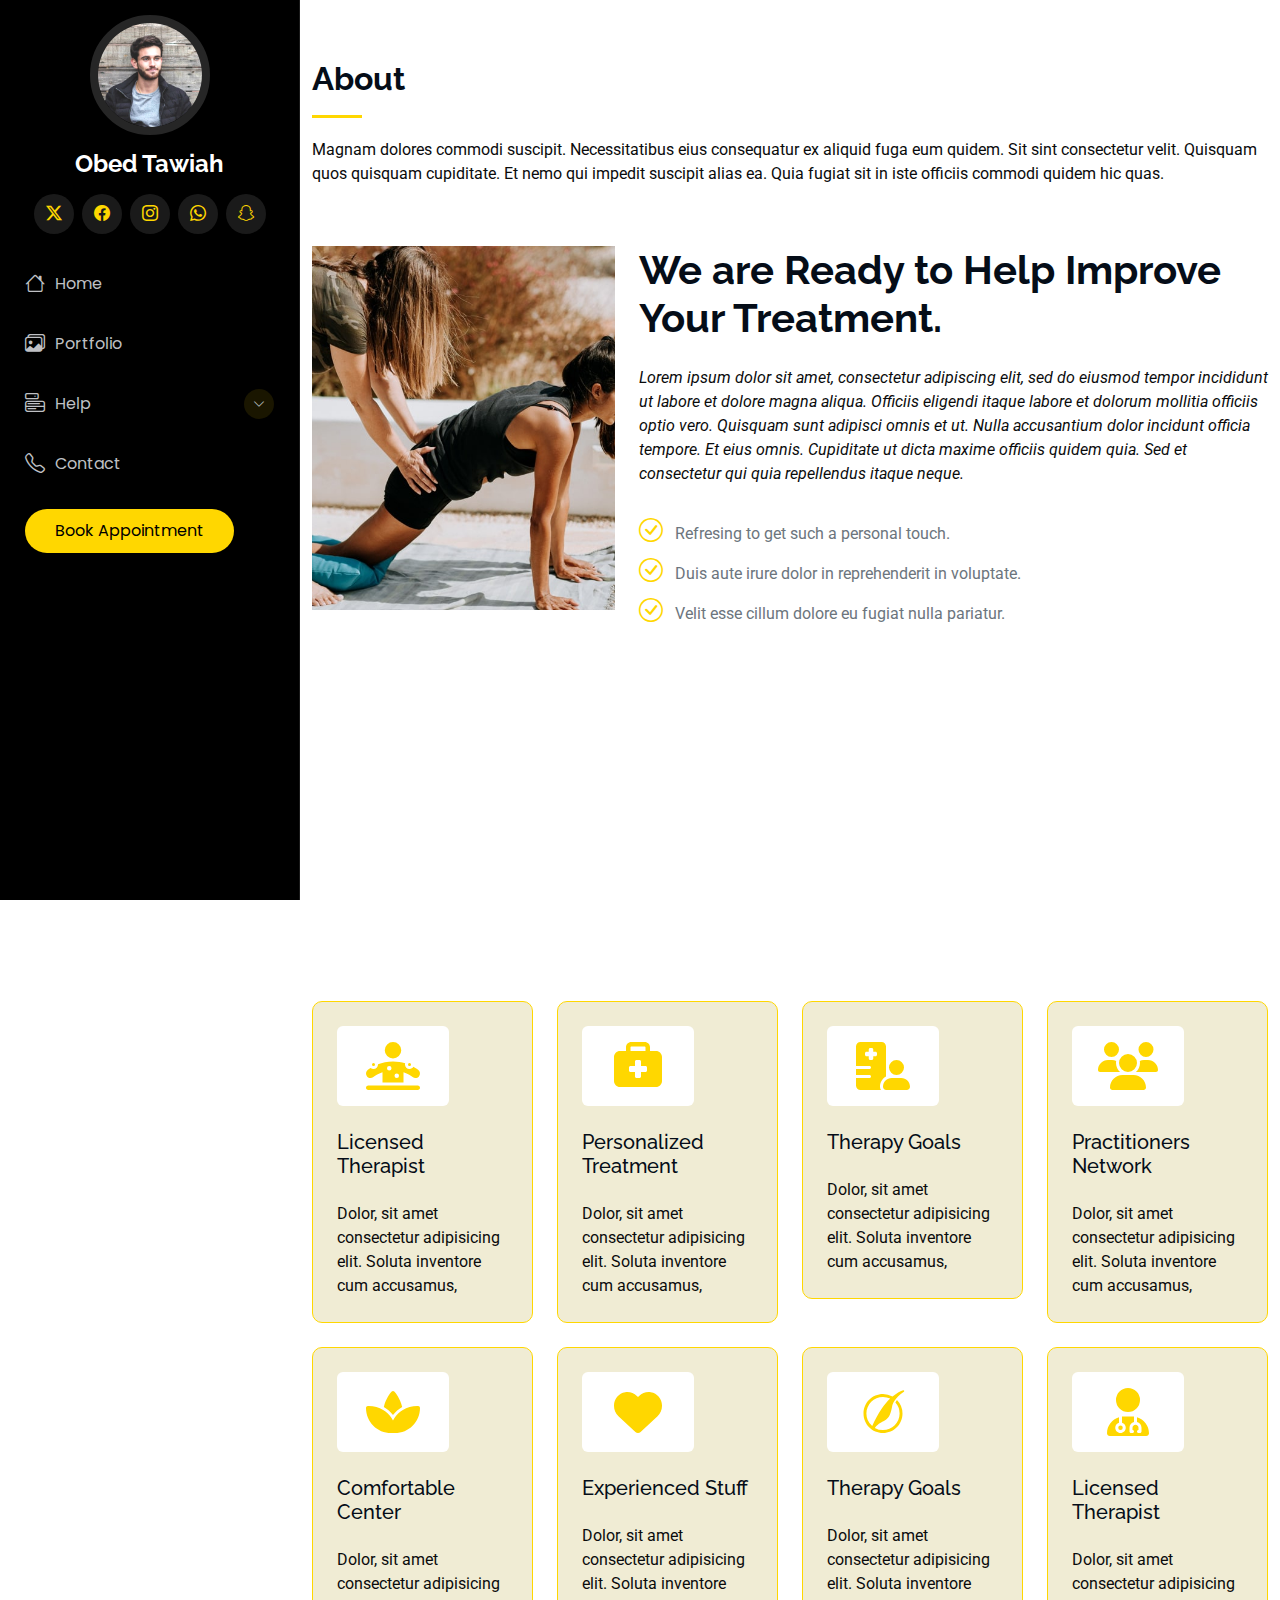
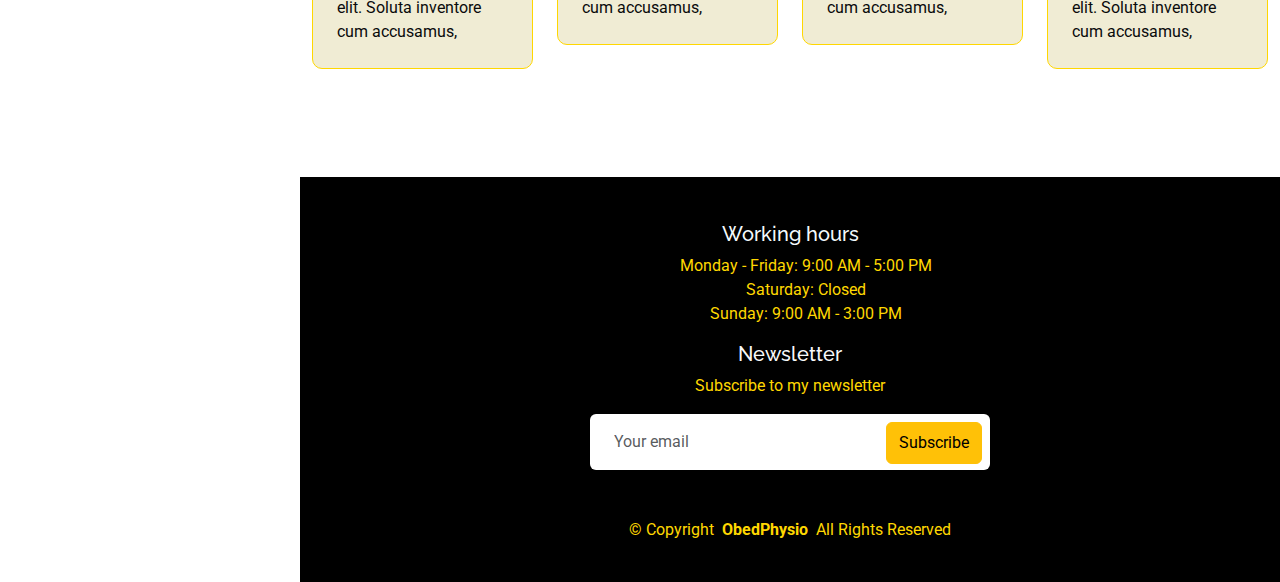
<file: about.html>
<!DOCTYPE html>
<html lang="en">

    <head>
    <meta charset="utf-8">
    <meta content="width=device-width, initial-scale=1.0" name="viewport">
    <title>About | ObedPhysio</title>
    <meta content="" name="description">
    <meta content="" name="keywords">

    <!-- Favicons -->
    <link href="assets/img/favicon.png" rel="icon">

    <!-- Fonts -->
    <link href="https://fonts.googleapis.com" rel="preconnect">
    <link href="https://fonts.gstatic.com" rel="preconnect" crossorigin>
    <link href="https://fonts.googleapis.com/css2?family=Roboto:ital,wght@0,100;0,300;0,400;0,500;0,700;0,900;1,100;1,300;1,400;1,500;1,700;1,900&family=Poppins:ital,wght@0,100;0,200;0,300;0,400;0,500;0,600;0,700;0,800;0,900;1,100;1,200;1,300;1,400;1,500;1,600;1,700;1,800;1,900&family=Raleway:ital,wght@0,100;0,200;0,300;0,400;0,500;0,600;0,700;0,800;0,900;1,100;1,200;1,300;1,400;1,500;1,600;1,700;1,800;1,900&display=swap" rel="stylesheet">


    <!-- Vendor CSS Files -->
    <link href="assets/vendor/bootstrap/css/bootstrap.min.css" rel="stylesheet">
    <link href="assets/vendor/bootstrap-icons/bootstrap-icons.css" rel="stylesheet">
    <link href="assets/vendor/aos/aos.css" rel="stylesheet">
    <link href="assets/vendor/glightbox/css/glightbox.min.css" rel="stylesheet">
    <link href="assets/vendor/swiper/swiper-bundle.min.css" rel="stylesheet">

    <!-- Main CSS File -->
    <link href="assets/css/main.css" rel="stylesheet">
    </head>

    <body class="portfolio-details-page">

        <header id="header" class="header dark-background d-flex flex-column">
            <i class="header-toggle d-xl-none bi bi-list"></i>
      
            <div class="profile-img">
              <img src="assets/img/my-profile-img.jpg" alt="" class="img-fluid rounded-circle">
            </div>
      
            <a href="index.html" class="logo d-flex align-items-center justify-content-center">
              <!-- Uncomment the line below if you also wish to use an image logo -->
              <!-- <img src="assets/img/logo.png" alt=""> -->
              <h1 class="sitename">Obed Tawiah</h1>
            </a>
      
            <div class="social-links text-center">
              <a href="#" class="twitter"><i class="bi bi-twitter-x"></i></a>
              <a href="#" class="facebook"><i class="bi bi-facebook"></i></a>
              <a href="#" class="instagram"><i class="bi bi-instagram"></i></a>
              <a href="#" class="whatsapp"><i class="bi bi-whatsapp"></i></a>
              <a href="#" class="snapchat"><i class="bi bi-snapchat"></i></a>
            </div>
      
            <nav id="navmenu" class="navmenu">
              <ul>
                <li><a href="index.html"><i class="bi bi-house navicon"></i>Home</a></li>
                <li><a href="portfolio.html"><i class="bi bi-images navicon"></i> Portfolio</a></li>
                <li class="dropdown"><a href="#"><i class="bi bi-menu-button navicon"></i> <span>Help</span> <i class="bi bi-chevron-down toggle-dropdown"></i></a>
                  <ul>
                    <li><a href="about.html" class="active"><i class="bi bi-person navicon"></i> About</a></li>
                    <li><a href="services.html"><i class="bi bi-hdd-stack navicon"></i> Services</a></li>
                    <li><a href="blog.html"><i class="bi bi-binoculars navicon"></i>Blog</a></li>
                    <li><a href="testimonials.html"><i class="bi bi-people navicon"></i>Testimonials</a></li>
                  </ul>
                </li>
                <li><a href="contact.html"><i class="bi bi-telephone navicon"></i> Contact </a></li>
                <li>
                  <a href="book.html">
                    <button type="submit">Book Appointment</button>
                  </a>
                </li>
              </ul>
            </nav>
      
          </header>

    <main class="main">
        
        <!-- About Section -->
        <section class="about section">

          <!-- Section Title -->
          <div class="container section-title" data-aos="fade-up">
            <h2>About</h2>
            <p>Magnam dolores commodi suscipit. Necessitatibus eius consequatur ex aliquid fuga eum quidem. Sit sint consectetur velit. Quisquam quos quisquam cupiditate. Et nemo qui impedit suscipit alias ea. Quia fugiat sit in iste officiis commodi quidem hic quas.</p>
          </div><!-- End Section Title -->
  
          <div class="container" data-aos="fade-up" data-aos-delay="100">
  
            <div class="row gy-4 justify-content-center">
              <div class="col-lg-4">
                <img src="assets/img/about-1.jpg" class="img-fluid" alt="">
              </div>
              <div class="col-lg-8 content">
                <h2>We are Ready to Help Improve Your Treatment.</h2>
                <p class="fst-italic py-3">
                  Lorem ipsum dolor sit amet, consectetur adipiscing elit, sed do eiusmod tempor incididunt ut labore et dolore
                  magna aliqua.
                  Officiis eligendi itaque labore et dolorum mollitia officiis optio vero. Quisquam sunt adipisci omnis et ut. Nulla accusantium dolor incidunt officia tempore. Et eius omnis.
                  Cupiditate ut dicta maxime officiis quidem quia. Sed et consectetur qui quia repellendus itaque neque.
                </p>
                <div class="mb-4 div">
                  <p class="text-secondary"><i class="bi bi-check-circle me-2"></i> Refresing to get such a personal touch.</p>
                  <p class="text-secondary"><i class="bi bi-check-circle me-2"></i> Duis aute irure dolor in reprehenderit in voluptate.</p>
                  <p class="text-secondary"><i class="bi bi-check-circle me-2"></i> Velit esse cillum dolore eu fugiat nulla pariatur.</p>
              </div>
              </div>
            </div>
  
          </div>
        </section><!-- /About Section -->

        <!-- About section2 -->
        <section class="about section">
          <div class="container py-5">

            <!-- Section Title -->
            <div class="container section-title" data-aos="fade-up">
              <h2>Why Choose ObedPhysio?</h2>
              <p>Magnam dolores commodi suscipit. Necessitatibus eius consequatur ex aliquid fuga eum quidem. Sit sint consectetur velit. Quisquam quos quisquam cupiditate. Et nemo qui impedit suscipit alias ea. Quia fugiat sit in iste officiis commodi quidem hic quas.</p>
            </div><!-- End Section Title -->

            <div class="row g-4 justify-content-center">
              <div class="col-md-6 col-lg-3 col-xl-3 wow fadeInUp" data-wow-delay="0.1s">
                <div class="row-cols-1 feature-item p-4">
                  <div class="col-12">
                    <div class="feature-icon mb-4">
                        <div class="p-3 d-inline-flex bg-white rounded">
                          <img src="assets/img/icons/diagnose.svg" class="card-img-top" alt="image">
                        </div>
                    </div>
                    <div class="feature-content d-flex flex-column">
                        <h5 class="mb-4">Licensed Therapist</h5>
                        <p class="mb-0">Dolor, sit amet consectetur adipisicing elit. Soluta inventore cum accusamus,</p>
                    </div>
                  </div>
                </div>
              </div>

              <div class="col-md-6 col-lg-3 col-xl-3 wow fadeInUp" data-wow-delay="0.3s">
                <div class="row-cols-1 feature-item p-4">
                  <div class="col-12">
                    <div class="feature-icon mb-4">
                        <div class="p-3 d-inline-flex bg-white rounded">
                          <img src="assets/img/icons/briefcase-medical-solid.svg" class="card-img-top" alt="image">
                        </div>
                    </div>
                    <div class="feature-content d-flex flex-column">
                        <h5 class="mb-4">Personalized Treatment</h5>
                        <p class="mb-0">Dolor, sit amet consectetur adipisicing elit. Soluta inventore cum accusamus,</p>
                    </div>
                  </div>
                </div>
              </div>
              
              <div class="col-md-6 col-lg-3 col-xl-3 wow fadeInUp" data-wow-delay="0.5s">
                <div class="row-cols-1 feature-item p-4">
                  <div class="col-12">
                    <div class="feature-icon mb-4">
                        <div class="p-3 d-inline-flex bg-white rounded">
                          <img src="assets/img/icons/hospital-user-solid.svg" class="card-img-top" alt="image">
                        </div>
                    </div>
                    <div class="feature-content d-flex flex-column">
                        <h5 class="mb-4">Therapy Goals</h5>
                        <p class="mb-0">Dolor, sit amet consectetur adipisicing elit. Soluta inventore cum accusamus,</p>
                    </div>
                  </div>
                </div>
              </div>

              <div class="col-md-6 col-lg-3 col-xl-3 wow fadeInUp" data-wow-delay="0.7s">
                <div class="row-cols-1 feature-item p-4">
                  <div class="col-12">
                    <div class="feature-icon mb-4">
                        <div class="p-3 d-inline-flex bg-white rounded">
                          <img src="assets/img/icons/users-solid.svg" class="card-img-top" alt="image">
                        </div>
                    </div>
                    <div class="feature-content d-flex flex-column">
                        <h5 class="mb-4">Practitioners Network</h5>
                        <p class="mb-0">Dolor, sit amet consectetur adipisicing elit. Soluta inventore cum accusamus,</p>
                    </div>
                  </div>
                </div>
              </div>

              <div class="col-md-6 col-lg-3 col-xl-3 wow fadeInUp" data-wow-delay="0.1s">
                <div class="row-cols-1 feature-item p-4">
                  <div class="col-12">
                    <div class="feature-icon mb-4">
                        <div class="p-3 d-inline-flex bg-white rounded">
                          <img src="assets/img/icons/spa-solid.svg" class="card-img-top" alt="image">
                        </div>
                    </div>
                    <div class="feature-content d-flex flex-column">
                        <h5 class="mb-4">Comfortable Center</h5>
                        <p class="mb-0">Dolor, sit amet consectetur adipisicing elit. Soluta inventore cum accusamus,</p>
                    </div>
                  </div>
                </div>
              </div>

              <div class="col-md-6 col-lg-3 col-xl-3 wow fadeInUp" data-wow-delay="0.3s">
                <div class="row-cols-1 feature-item p-4">
                  <div class="col-12">
                    <div class="feature-icon mb-4">
                        <div class="p-3 d-inline-flex bg-white rounded">
                          <img src="assets/img/icons/heart-solid.svg" class="card-img-top" alt="image">
                        </div>
                    </div>
                    <div class="feature-content d-flex flex-column">
                        <h5 class="mb-4">Experienced Stuff</h5>
                        <p class="mb-0">Dolor, sit amet consectetur adipisicing elit. Soluta inventore cum accusamus,</p>
                    </div>
                  </div>
                </div>
              </div>

              <div class="col-md-6 col-lg-3 col-xl-3 wow fadeInUp" data-wow-delay="0.5s">
                <div class="row-cols-1 feature-item p-4">
                  <div class="col-12">
                    <div class="feature-icon mb-4">
                        <div class="p-3 d-inline-flex bg-white rounded">
                          <img src="assets/img/icons/pied-piper-brands-solid.svg" class="card-img-top" alt="image">
                        </div>
                    </div>
                    <div class="feature-content d-flex flex-column">
                        <h5 class="mb-4">Therapy Goals</h5>
                        <p class="mb-0">Dolor, sit amet consectetur adipisicing elit. Soluta inventore cum accusamus,</p>
                    </div>
                  </div>
                </div>
              </div>

              <div class="col-md-6 col-lg-3 col-xl-3 wow fadeInUp" data-wow-delay="0.7s">
                <div class="row-cols-1 feature-item p-4">
                  <div class="col-12">
                    <div class="feature-icon mb-4">
                        <div class="p-3 d-inline-flex bg-white rounded">
                          <img src="assets/img/icons/user-doctor-solid.svg" class="card-img-top" alt="image">
                        </div>
                    </div>
                    <div class="feature-content d-flex flex-column">
                        <h5 class="mb-4">Licensed Therapist</h5>
                        <p class="mb-0">Dolor, sit amet consectetur adipisicing elit. Soluta inventore cum accusamus,</p>
                    </div>
                  </div>
                </div>
              </div>

            </div>

          </div>

        </section>
        <!-- About section2 end-->
    </main>

    <footer id="footer" class="footer position-relative light-background">

      <div class="credits">
        <h5>Working hours</h5>
        <ul>
          <li>Monday - Friday: 9:00 AM - 5:00 PM</li>
          <li>Saturday: Closed</li>
          <li>Sunday: 9:00 AM - 3:00 PM</li>
        </ul>
      </div>

      <div class="container text-center mt-3">
        <h5 class="text-light mb-2">Newsletter</h5>
        <p>Subscribe to my newsletter</p>
        <div class="position-relative mx-auto" style="max-width: 400px;">
          <form action="">
            <input class="form-control border-0 w-100 py-3 ps-4 pe-5" type="text" placeholder="Your email">
            <button type="button" class="btn btn-warning py-2 position-absolute top-0 end-0 mt-2 me-2">Subscribe</button>
          </form>
        </div>
      </div>

      <div class="container mt-5">
        <div class="copyright text-center ">
          <p>© <span>Copyright</span> <strong class="px-1 sitename">ObedPhysio</strong> <span>All Rights Reserved</span></p>
        </div>
      </div>

    </footer>

    <!-- Scroll Top -->
    <a href="#" id="scroll-top" class="scroll-top d-flex align-items-center justify-content-center"><i class="bi bi-arrow-up-short"></i></a>

    <!-- Vendor JS Files -->
    <script src="assets/vendor/bootstrap/js/bootstrap.bundle.min.js"></script>
    <script src="assets/vendor/php-email-form/validate.js"></script>
    <script src="assets/vendor/aos/aos.js"></script>
    <script src="assets/vendor/typed.js/typed.umd.js"></script>
    <script src="assets/vendor/purecounter/purecounter_vanilla.js"></script>
    <script src="assets/vendor/waypoints/noframework.waypoints.js"></script>
    <script src="assets/vendor/glightbox/js/glightbox.min.js"></script>
    <script src="assets/vendor/imagesloaded/imagesloaded.pkgd.min.js"></script>
    <script src="assets/vendor/isotope-layout/isotope.pkgd.min.js"></script>
    <script src="assets/vendor/swiper/swiper-bundle.min.js"></script>
    <!-- Main JS File -->
    <script src="assets/js/main.js"></script>

    </body>

</html>
</file>
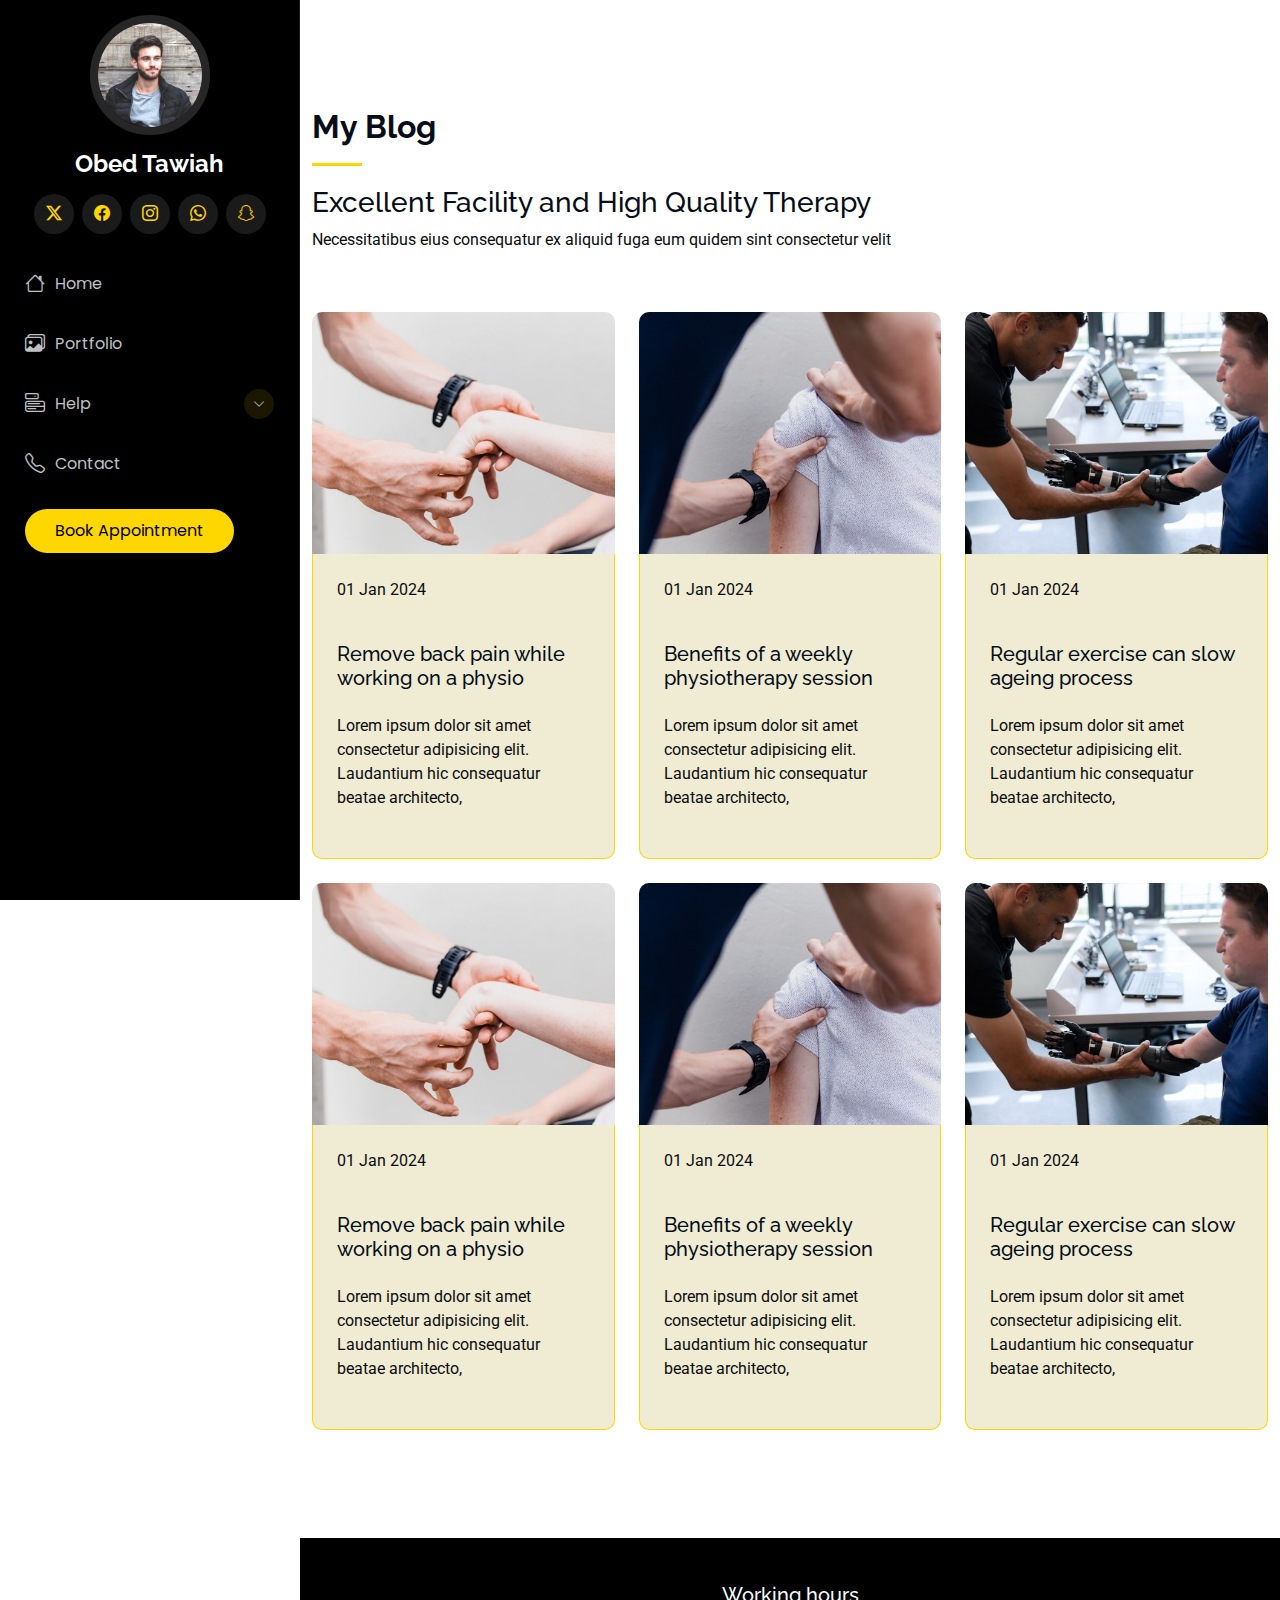
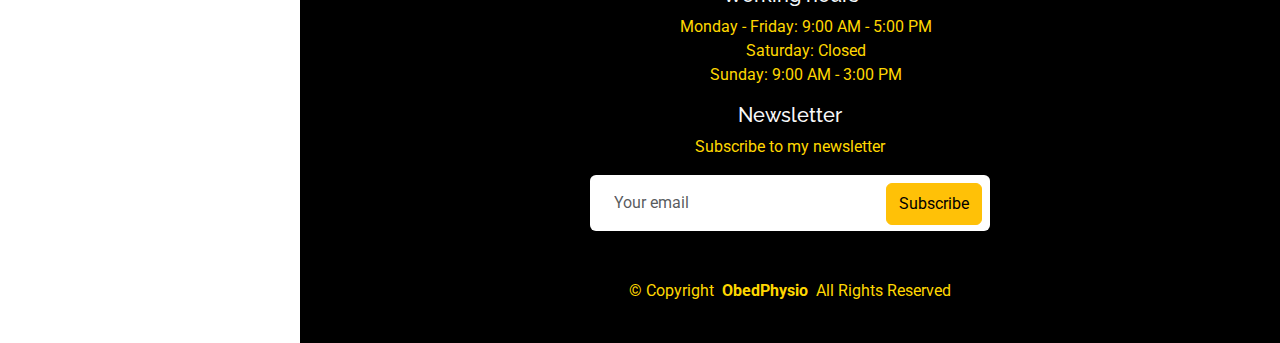
<file: blog.html>
<!DOCTYPE html>
<html lang="en">

    <head>
    <meta charset="utf-8">
    <meta content="width=device-width, initial-scale=1.0" name="viewport">
    <title>Blog | ObedPhysio</title>
    <meta content="" name="description">
    <meta content="" name="keywords">

    <!-- Favicons -->
    <link href="assets/img/favicon.png" rel="icon">

    <!-- Fonts -->
    <link href="https://fonts.googleapis.com" rel="preconnect">
    <link href="https://fonts.gstatic.com" rel="preconnect" crossorigin>
    <link href="https://fonts.googleapis.com/css2?family=Roboto:ital,wght@0,100;0,300;0,400;0,500;0,700;0,900;1,100;1,300;1,400;1,500;1,700;1,900&family=Poppins:ital,wght@0,100;0,200;0,300;0,400;0,500;0,600;0,700;0,800;0,900;1,100;1,200;1,300;1,400;1,500;1,600;1,700;1,800;1,900&family=Raleway:ital,wght@0,100;0,200;0,300;0,400;0,500;0,600;0,700;0,800;0,900;1,100;1,200;1,300;1,400;1,500;1,600;1,700;1,800;1,900&display=swap" rel="stylesheet">

    <!-- Vendor CSS Files -->
    <link href="assets/vendor/bootstrap/css/bootstrap.min.css" rel="stylesheet">
    <link href="assets/vendor/bootstrap-icons/bootstrap-icons.css" rel="stylesheet">
    <link href="assets/vendor/aos/aos.css" rel="stylesheet">
    <link href="assets/vendor/glightbox/css/glightbox.min.css" rel="stylesheet">
    <link href="assets/vendor/swiper/swiper-bundle.min.css" rel="stylesheet">

    <!-- Main CSS File -->
    <link href="assets/css/main.css" rel="stylesheet">
    </head>

    <body class="portfolio-details-page">

        <header id="header" class="header dark-background d-flex flex-column">
            <i class="header-toggle d-xl-none bi bi-list"></i>
      
            <div class="profile-img">
              <img src="assets/img/my-profile-img.jpg" alt="" class="img-fluid rounded-circle">
            </div>
      
            <a href="index.html" class="logo d-flex align-items-center justify-content-center">
              <!-- Uncomment the line below if you also wish to use an image logo -->
              <!-- <img src="assets/img/logo.png" alt=""> -->
              <h1 class="sitename">Obed Tawiah</h1>
            </a>
      
            <div class="social-links text-center">
              <a href="#" class="twitter"><i class="bi bi-twitter-x"></i></a>
              <a href="#" class="facebook"><i class="bi bi-facebook"></i></a>
              <a href="#" class="instagram"><i class="bi bi-instagram"></i></a>
              <a href="#" class="whatsapp"><i class="bi bi-whatsapp"></i></a>
              <a href="#" class="snapchat"><i class="bi bi-snapchat"></i></a>
            </div>
      
            <nav id="navmenu" class="navmenu">
              <ul>
                <li><a href="index.html"><i class="bi bi-house navicon"></i>Home</a></li>
                <li><a href="portfolio.html"><i class="bi bi-images navicon"></i> Portfolio</a></li>
                <li class="dropdown"><a href="#"><i class="bi bi-menu-button navicon"></i> <span>Help</span> <i class="bi bi-chevron-down toggle-dropdown"></i></a>
                  <ul>
                    <li><a href="about.html"><i class="bi bi-person navicon"></i> About</a></li>
                    <li><a href="services.html"><i class="bi bi-hdd-stack navicon"></i> Services</a></li>
                    <li><a href="blog.html" class="active"><i class="bi bi-binoculars navicon"></i>Blog</a></li>
                    <li><a href="testimonials.html"><i class="bi bi-people navicon"></i>Testimonials</a></li>
                  </ul>
                </li>
                <li><a href="contact.html"><i class="bi bi-telephone navicon"></i> Contact </a></li>
                <li>
                  <a href="book.html">
                    <button type="submit">Book Appointment</button>
                  </a>
                </li>
              </ul>
            </nav>
      
          </header>

    <main class="main">

         <!-- Skills Section -->
      <section class="skills section">
        <div class="container py-5">

          <!-- Section Title -->
          <div class="section-title" data-aos="fade-up">
            <h2>My Blog</h2>
            <h3>Excellent Facility and High Quality Therapy</h3>
            <p>Necessitatibus eius consequatur ex aliquid fuga eum quidem sint consectetur velit</p>
          </div><!-- End Section Title -->

          <div class="row g-4 justify-content-center">

            <div class="col-md-6 col-lg-6 col-xl-4 wow fadeInUp" data-wow-delay="0.1s">
              <div class="blog-item rounded">
                  <div class="blog-img">
                      <img src="assets/img/blog-1.jpg" class="img-fluid w-100" alt="Image">
                  </div>
                  <div class="blog-centent p-4">
                      <div class="d-flex justify-content-between mb-4">
                          <p> 01 Jan 2024</p>
                      </div>
                      <h5>Remove back pain while working on a physio</h5>
                      <p class="my-4">Lorem ipsum dolor sit amet consectetur adipisicing elit. Laudantium hic consequatur beatae architecto,</p>
                  </div>
            </div>

            
            </div>

            <div class="col-md-6 col-lg-6 col-xl-4 wow fadeInUp" data-wow-delay="0.3s">
              <div class="blog-item rounded">
                  <div class="blog-img">
                      <img src="assets/img/blog-2.jpg" class="img-fluid w-100" alt="Image">
                  </div>
                  <div class="blog-centent p-4">
                      <div class="d-flex justify-content-between mb-4">
                          <p> 01 Jan 2024</p>
                      </div>
                      <h5>Benefits of a weekly physiotherapy session</h5>
                      <p class="my-4">Lorem ipsum dolor sit amet consectetur adipisicing elit. Laudantium hic consequatur beatae architecto,</p>
                  </div>
            </div>

            </div>

            <div class="col-md-6 col-lg-6 col-xl-4 wow fadeInUp" data-wow-delay="0.5s">
              <div class="blog-item rounded">
                  <div class="blog-img">
                      <img src="assets/img/blog-3.jpg" class="img-fluid w-100" alt="Image">
                  </div>
                  <div class="blog-centent p-4">
                      <div class="d-flex justify-content-between mb-4">
                          <p> 01 Jan 2024</p>
                      </div>
                      <h5>Regular exercise can slow ageing process</h5>
                      <p class="my-4">Lorem ipsum dolor sit amet consectetur adipisicing elit. Laudantium hic consequatur beatae architecto,</p>
                  </div>
            </div>

            </div>

            <div class="col-md-6 col-lg-6 col-xl-4 wow fadeInUp" data-wow-delay="0.1s">
              <div class="blog-item rounded">
                  <div class="blog-img">
                      <img src="assets/img/blog-1.jpg" class="img-fluid w-100" alt="Image">
                  </div>
                  <div class="blog-centent p-4">
                      <div class="d-flex justify-content-between mb-4">
                          <p> 01 Jan 2024</p>
                      </div>
                      <h5>Remove back pain while working on a physio</h5>
                      <p class="my-4">Lorem ipsum dolor sit amet consectetur adipisicing elit. Laudantium hic consequatur beatae architecto,</p>
                  </div>
            </div>

            
            </div>

            <div class="col-md-6 col-lg-6 col-xl-4 wow fadeInUp" data-wow-delay="0.3s">
              <div class="blog-item rounded">
                  <div class="blog-img">
                      <img src="assets/img/blog-2.jpg" class="img-fluid w-100" alt="Image">
                  </div>
                  <div class="blog-centent p-4">
                      <div class="d-flex justify-content-between mb-4">
                          <p> 01 Jan 2024</p>
                      </div>
                      <h5>Benefits of a weekly physiotherapy session</h5>
                      <p class="my-4">Lorem ipsum dolor sit amet consectetur adipisicing elit. Laudantium hic consequatur beatae architecto,</p>
                  </div>
            </div>

            </div>

            <div class="col-md-6 col-lg-6 col-xl-4 wow fadeInUp" data-wow-delay="0.5s">
              <div class="blog-item rounded">
                  <div class="blog-img">
                      <img src="assets/img/blog-3.jpg" class="img-fluid w-100" alt="Image">
                  </div>
                  <div class="blog-centent p-4">
                      <div class="d-flex justify-content-between mb-4">
                          <p> 01 Jan 2024</p>
                      </div>
                      <h5>Regular exercise can slow ageing process</h5>
                      <p class="my-4">Lorem ipsum dolor sit amet consectetur adipisicing elit. Laudantium hic consequatur beatae architecto,</p>
                  </div>
            </div>

            </div>

          </div>

        </div>

      </section><!-- /Skills Section -->
    </main>

    <footer id="footer" class="footer position-relative light-background">

      <div class="credits">
        <h5>Working hours</h5>
        <ul>
          <li>Monday - Friday: 9:00 AM - 5:00 PM</li>
          <li>Saturday: Closed</li>
          <li>Sunday: 9:00 AM - 3:00 PM</li>
        </ul>
      </div>

      <div class="container text-center mt-3">
        <h5 class="text-light mb-2">Newsletter</h5>
        <p>Subscribe to my newsletter</p>
        <div class="position-relative mx-auto" style="max-width: 400px;">
          <form action="">
            <input class="form-control border-0 w-100 py-3 ps-4 pe-5" type="text" placeholder="Your email">
            <button type="button" class="btn btn-warning py-2 position-absolute top-0 end-0 mt-2 me-2">Subscribe</button>
          </form>
        </div>
      </div>

      <div class="container mt-5">
        <div class="copyright text-center ">
          <p>© <span>Copyright</span> <strong class="px-1 sitename">ObedPhysio</strong> <span>All Rights Reserved</span></p>
        </div>
      </div>

    </footer>

    <!-- Scroll Top -->
    <a href="#" id="scroll-top" class="scroll-top d-flex align-items-center justify-content-center"><i class="bi bi-arrow-up-short"></i></a>

    <!-- Vendor JS Files -->
    <script src="assets/vendor/bootstrap/js/bootstrap.bundle.min.js"></script>
    <script src="assets/vendor/php-email-form/validate.js"></script>
    <script src="assets/vendor/aos/aos.js"></script>
    <script src="assets/vendor/typed.js/typed.umd.js"></script>
    <script src="assets/vendor/purecounter/purecounter_vanilla.js"></script>
    <script src="assets/vendor/waypoints/noframework.waypoints.js"></script>
    <script src="assets/vendor/glightbox/js/glightbox.min.js"></script>
    <script src="assets/vendor/imagesloaded/imagesloaded.pkgd.min.js"></script>
    <script src="assets/vendor/isotope-layout/isotope.pkgd.min.js"></script>
    <script src="assets/vendor/swiper/swiper-bundle.min.js"></script>

    <!-- Main JS File -->
    <script src="assets/js/main.js"></script>

    </body>

</html>
</file>
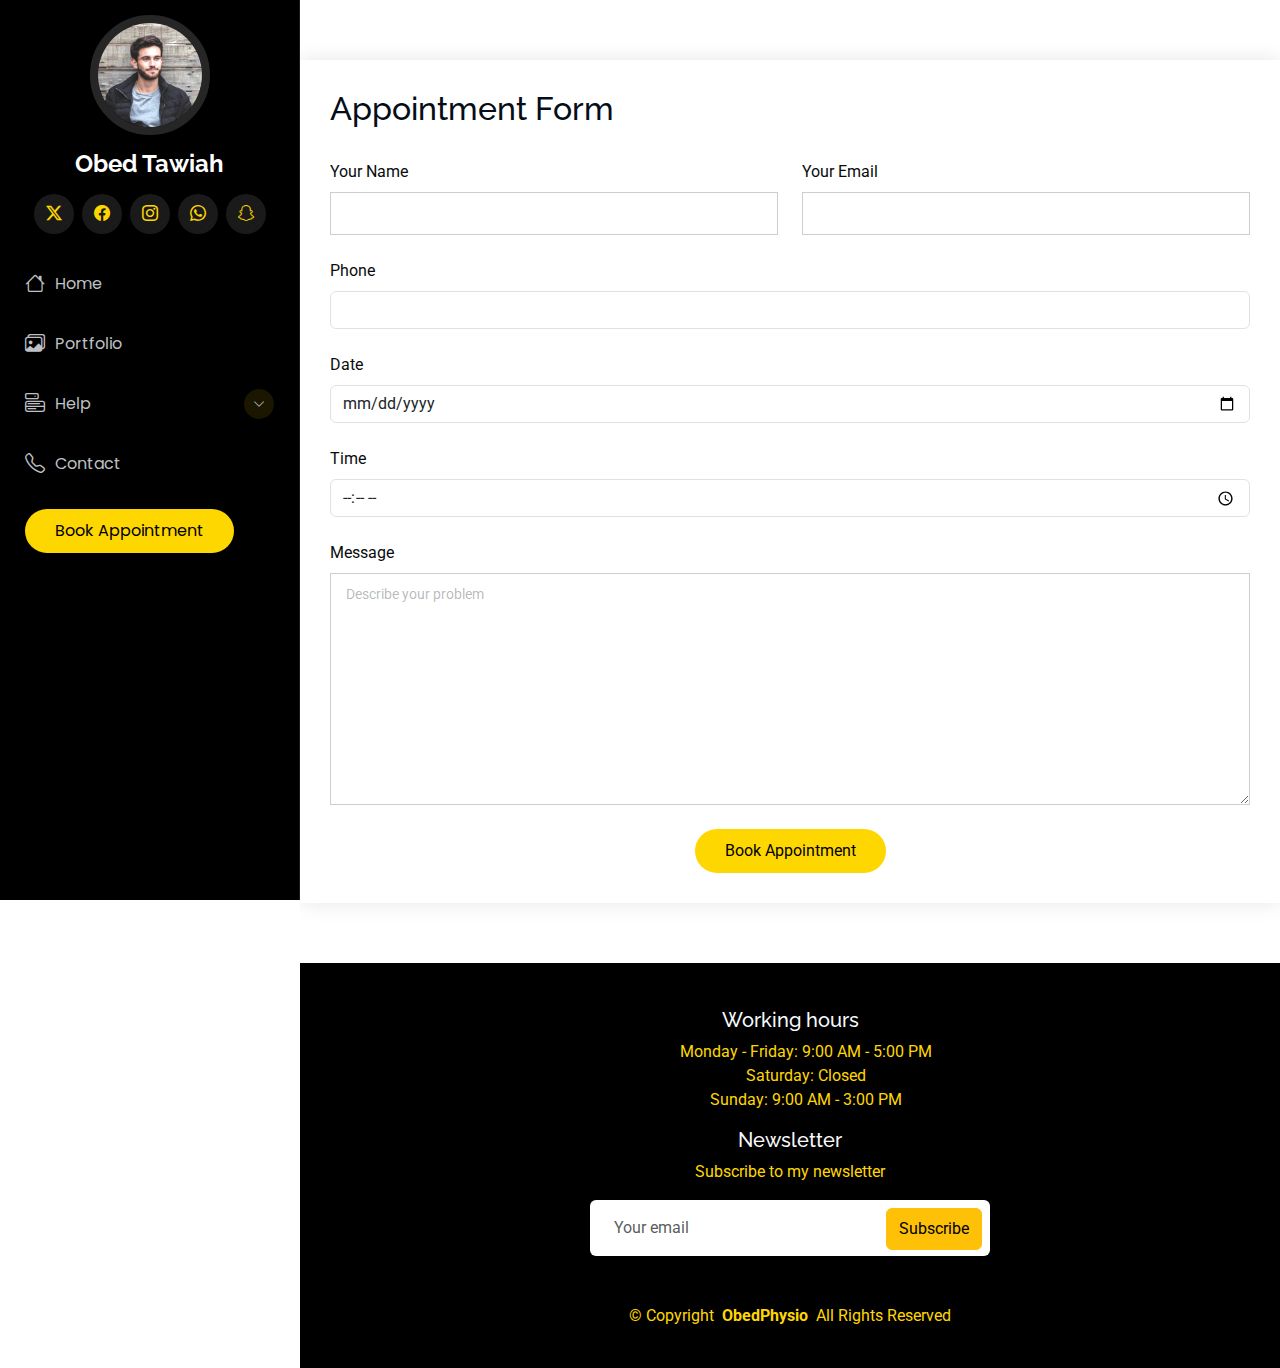
<file: book.html>
<!DOCTYPE html>
<html lang="en">

    <head>
    <meta charset="utf-8">
    <meta content="width=device-width, initial-scale=1.0" name="viewport">
    <title>Booking | ObedPhysio</title>
    <meta content="" name="description">
    <meta content="" name="keywords">

    <!-- Favicons -->
    <link href="assets/img/favicon.png" rel="icon">

    <!-- Fonts -->
    <link href="https://fonts.googleapis.com" rel="preconnect">
    <link href="https://fonts.gstatic.com" rel="preconnect" crossorigin>
    <link href="https://fonts.googleapis.com/css2?family=Roboto:ital,wght@0,100;0,300;0,400;0,500;0,700;0,900;1,100;1,300;1,400;1,500;1,700;1,900&family=Poppins:ital,wght@0,100;0,200;0,300;0,400;0,500;0,600;0,700;0,800;0,900;1,100;1,200;1,300;1,400;1,500;1,600;1,700;1,800;1,900&family=Raleway:ital,wght@0,100;0,200;0,300;0,400;0,500;0,600;0,700;0,800;0,900;1,100;1,200;1,300;1,400;1,500;1,600;1,700;1,800;1,900&display=swap" rel="stylesheet">

    <!-- Vendor CSS Files -->
    <link href="assets/vendor/bootstrap/css/bootstrap.min.css" rel="stylesheet">
    <link href="assets/vendor/bootstrap-icons/bootstrap-icons.css" rel="stylesheet">
    <link href="assets/vendor/aos/aos.css" rel="stylesheet">
    <link href="assets/vendor/glightbox/css/glightbox.min.css" rel="stylesheet">
    <link href="assets/vendor/swiper/swiper-bundle.min.css" rel="stylesheet">

    <!-- Main CSS File -->
    <link href="assets/css/main.css" rel="stylesheet">
    </head>

    <body class="portfolio-details-page">

        <header id="header" class="header dark-background d-flex flex-column">
            <i class="header-toggle d-xl-none bi bi-list"></i>
      
            <div class="profile-img">
              <img src="assets/img/my-profile-img.jpg" alt="" class="img-fluid rounded-circle">
            </div>
      
            <a href="index.html" class="logo d-flex align-items-center justify-content-center">
              <!-- Uncomment the line below if you also wish to use an image logo -->
              <!-- <img src="assets/img/logo.png" alt=""> -->
              <h1 class="sitename">Obed Tawiah</h1>
            </a>
      
            <div class="social-links text-center">
              <a href="#" class="twitter"><i class="bi bi-twitter-x"></i></a>
              <a href="#" class="facebook"><i class="bi bi-facebook"></i></a>
              <a href="#" class="instagram"><i class="bi bi-instagram"></i></a>
              <a href="#" class="whatsapp"><i class="bi bi-whatsapp"></i></a>
              <a href="#" class="snapchat"><i class="bi bi-snapchat"></i></a>
            </div>
      
            <nav id="navmenu" class="navmenu">
              <ul>
                <li><a href="index.html"><i class="bi bi-house navicon"></i>Home</a></li>
                <li><a href="portfolio.html"><i class="bi bi-images navicon"></i> Portfolio</a></li>
                <li class="dropdown"><a href="#"><i class="bi bi-menu-button navicon"></i> <span>Help</span> <i class="bi bi-chevron-down toggle-dropdown"></i></a>
                  <ul>
                    <li><a href="about.html"><i class="bi bi-person navicon"></i> About</a></li>
                    <li><a href="services.html"><i class="bi bi-hdd-stack navicon"></i> Services</a></li>
                    <li><a href="blog.html"><i class="bi bi-binoculars navicon"></i>Blog</a></li>
                    <li><a href="testimonials.html"><i class="bi bi-people navicon"></i>Testimonials</a></li>
                  </ul>
                </li>
                <li><a href="contact.html"><i class="bi bi-telephone navicon"></i> Contact </a></li>
                <li>
                  <a href="book.html">
                    <button type="submit">Book Appointment</button>
                  </a>
                </li>
              </ul>
            </nav>
      
          </header>

    <main class="main">

        <section class="contact section">
            <div class="col-lg">
                <form action="" method="post" class="php-email-form" data-aos="fade-up" data-aos-delay="200">
                    <div class="row gy-4">
                        <h2>Appointment Form</h2>
                        <div class="col-md-6">
                            <label for="name-field" class="pb-2">Your Name</label>
                            <input type="text" name="name" id="name-field" class="form-control" required="">
                        </div>
        
                        <div class="col-md-6">
                        <label for="email-field" class="pb-2">Your Email</label>
                        <input type="email" class="form-control" name="email" id="email-field" required="">
                        </div>
    
                        <div class="col-md-12">
                        <label for="phone-field" class="pb-2">Phone</label>
                        <input type="phone" class="form-control" name="phone" id="subject-field" required="">
                        </div>

                        <div class="col-md-12">
                            <label for="date-field" class="pb-2">Date</label>
                            <input type="date" class="form-control" name="date" id="subject-field" required="">
                        </div>

                        <div class="col-md-12">
                            <label for="time-field" class="pb-2">Time</label>
                            <input type="time" class="form-control" name="time" id="subject-field" required="">
                        </div>
        
                        <div class="col-md-12">
                        <label for="message-field" class="pb-2">Message</label>
                        <textarea class="form-control" name="message" rows="10" id="message-field" required="" placeholder="Describe your problem"></textarea>
                        </div>
    
                        <div class="col-md-12 text-center">
                        <div class="loading">Loading</div>
                        <div class="error-message"></div>
                        <div class="sent-message">Your message has been sent. Thank you!</div>
        
                        <button type="submit">Book Appointment</button>
                        </div>
    
                    </div>
                </form>
            </div><!-- End Contact Form -->
        </section>
        

    </main>

    <footer id="footer" class="footer position-relative light-background">

      <div class="credits">
        <h5>Working hours</h5>
        <ul>
          <li>Monday - Friday: 9:00 AM - 5:00 PM</li>
          <li>Saturday: Closed</li>
          <li>Sunday: 9:00 AM - 3:00 PM</li>
        </ul>
      </div>

      <div class="container text-center mt-3">
        <h5 class="text-light mb-2">Newsletter</h5>
        <p>Subscribe to my newsletter</p>
        <div class="position-relative mx-auto" style="max-width: 400px;">
          <form action="">
            <input class="form-control border-0 w-100 py-3 ps-4 pe-5" type="text" placeholder="Your email">
            <button type="button" class="btn btn-warning py-2 position-absolute top-0 end-0 mt-2 me-2">Subscribe</button>
          </form>
        </div>
      </div>

      <div class="container mt-5">
        <div class="copyright text-center ">
          <p>© <span>Copyright</span> <strong class="px-1 sitename">ObedPhysio</strong> <span>All Rights Reserved</span></p>
        </div>
      </div>

    </footer>

    <!-- Scroll Top -->
    <a href="#" id="scroll-top" class="scroll-top d-flex align-items-center justify-content-center"><i class="bi bi-arrow-up-short"></i></a>

    <!-- Vendor JS Files -->
    <script src="assets/vendor/bootstrap/js/bootstrap.bundle.min.js"></script>
    <script src="assets/vendor/php-email-form/validate.js"></script>
    <script src="assets/vendor/aos/aos.js"></script>
    <script src="assets/vendor/typed.js/typed.umd.js"></script>
    <script src="assets/vendor/purecounter/purecounter_vanilla.js"></script>
    <script src="assets/vendor/waypoints/noframework.waypoints.js"></script>
    <script src="assets/vendor/glightbox/js/glightbox.min.js"></script>
    <script src="assets/vendor/imagesloaded/imagesloaded.pkgd.min.js"></script>
    <script src="assets/vendor/isotope-layout/isotope.pkgd.min.js"></script>
    <script src="assets/vendor/swiper/swiper-bundle.min.js"></script>

    <!-- Main JS File -->
    <script src="assets/js/main.js"></script>

    </body>

</html>
</file>
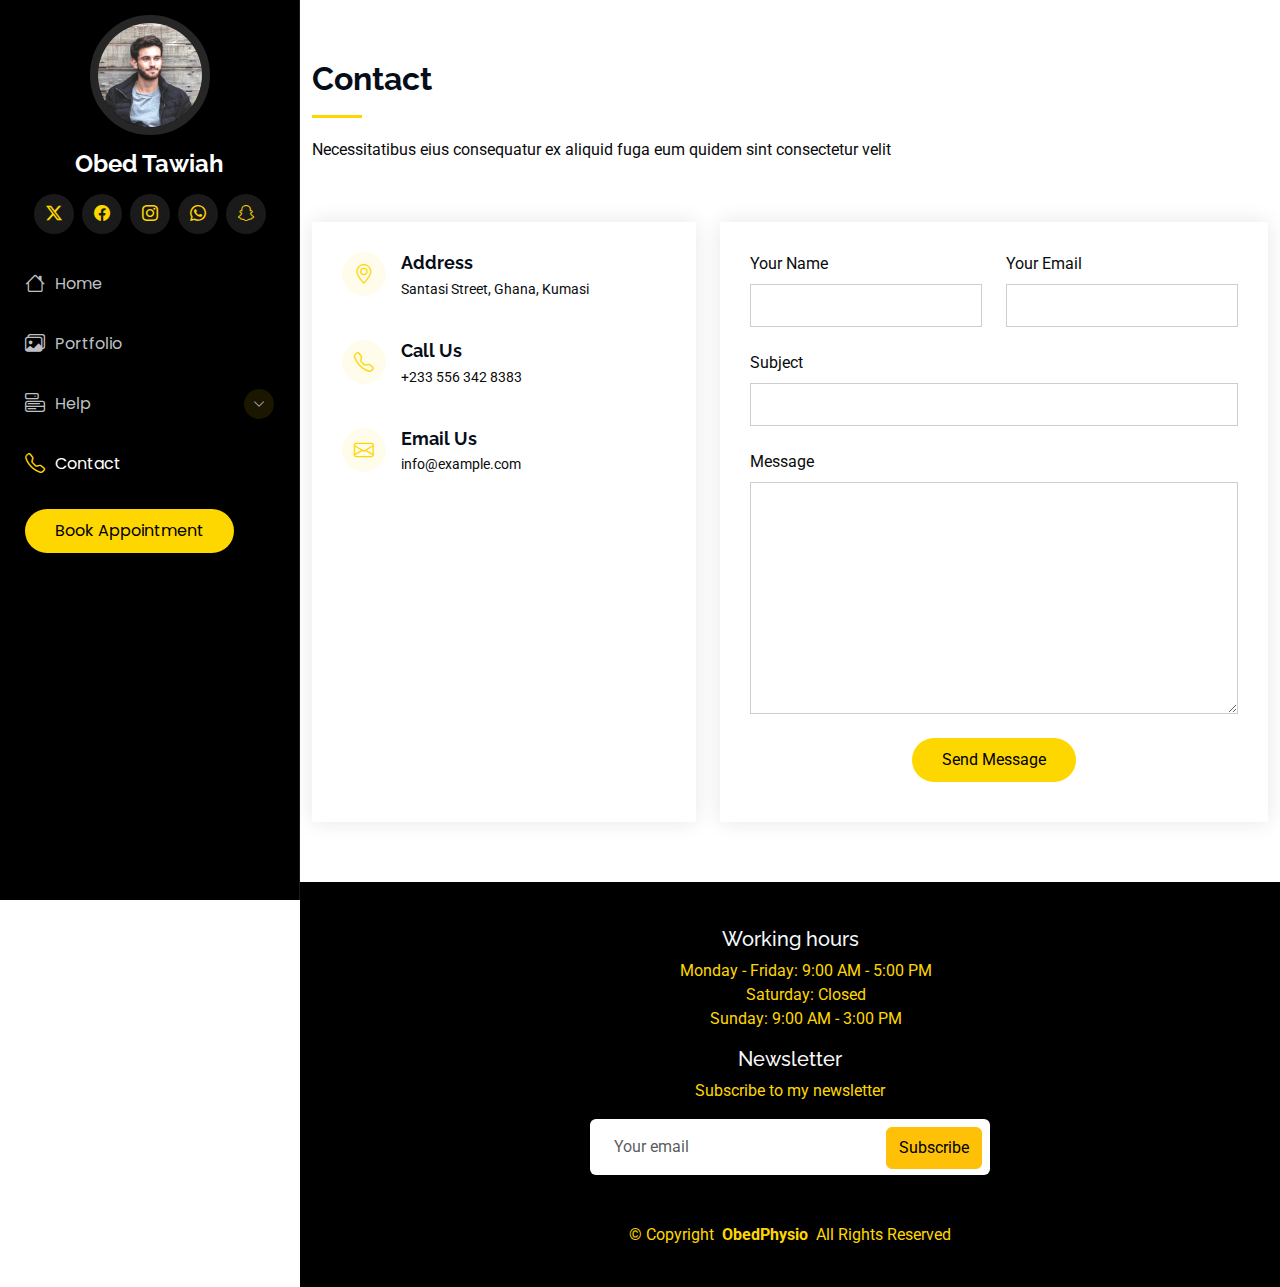
<file: contact.html>
<!DOCTYPE html>
<html lang="en">

    <head>
    <meta charset="utf-8">
    <meta content="width=device-width, initial-scale=1.0" name="viewport">
    <title>Contact | ObedPhysio</title>
    <meta content="" name="description">
    <meta content="" name="keywords">

    <!-- Favicons -->
    <link href="assets/img/favicon.png" rel="icon">

    <!-- Fonts -->
    <link href="https://fonts.googleapis.com" rel="preconnect">
    <link href="https://fonts.gstatic.com" rel="preconnect" crossorigin>
    <link href="https://fonts.googleapis.com/css2?family=Roboto:ital,wght@0,100;0,300;0,400;0,500;0,700;0,900;1,100;1,300;1,400;1,500;1,700;1,900&family=Poppins:ital,wght@0,100;0,200;0,300;0,400;0,500;0,600;0,700;0,800;0,900;1,100;1,200;1,300;1,400;1,500;1,600;1,700;1,800;1,900&family=Raleway:ital,wght@0,100;0,200;0,300;0,400;0,500;0,600;0,700;0,800;0,900;1,100;1,200;1,300;1,400;1,500;1,600;1,700;1,800;1,900&display=swap" rel="stylesheet">

    <!-- Vendor CSS Files -->
    <link href="assets/vendor/bootstrap/css/bootstrap.min.css" rel="stylesheet">
    <link href="assets/vendor/bootstrap-icons/bootstrap-icons.css" rel="stylesheet">
    <link href="assets/vendor/aos/aos.css" rel="stylesheet">
    <link href="assets/vendor/glightbox/css/glightbox.min.css" rel="stylesheet">
    <link href="assets/vendor/swiper/swiper-bundle.min.css" rel="stylesheet">

    <!-- Main CSS File -->
    <link href="assets/css/main.css" rel="stylesheet">
    </head>

    <body class="portfolio-details-page">

        <header id="header" class="header dark-background d-flex flex-column">
            <i class="header-toggle d-xl-none bi bi-list"></i>
      
            <div class="profile-img">
              <img src="assets/img/my-profile-img.jpg" alt="" class="img-fluid rounded-circle">
            </div>
      
            <a href="index.html" class="logo d-flex align-items-center justify-content-center">
              <!-- Uncomment the line below if you also wish to use an image logo -->
              <!-- <img src="assets/img/logo.png" alt=""> -->
              <h1 class="sitename">Obed Tawiah</h1>
            </a>
      
            <div class="social-links text-center">
              <a href="#" class="twitter"><i class="bi bi-twitter-x"></i></a>
              <a href="#" class="facebook"><i class="bi bi-facebook"></i></a>
              <a href="#" class="instagram"><i class="bi bi-instagram"></i></a>
              <a href="#" class="whatsapp"><i class="bi bi-whatsapp"></i></a>
              <a href="#" class="snapchat"><i class="bi bi-snapchat"></i></a>
            </div>
      
            <nav id="navmenu" class="navmenu">
              <ul>
                <li><a href="index.html"><i class="bi bi-house navicon"></i>Home</a></li>
                <li><a href="portfolio.html"><i class="bi bi-images navicon"></i> Portfolio</a></li>
                <li class="dropdown"><a href="#"><i class="bi bi-menu-button navicon"></i> <span>Help</span> <i class="bi bi-chevron-down toggle-dropdown"></i></a>
                  <ul>
                    <li><a href="about.html"><i class="bi bi-person navicon"></i> About</a></li>
                    <li><a href="services.html"><i class="bi bi-hdd-stack navicon"></i> Services</a></li>
                    <li><a href="blog.html"><i class="bi bi-binoculars navicon"></i>Blog</a></li>
                    <li><a href="testimonials.html"><i class="bi bi-people navicon"></i>Testimonials</a></li>
                  </ul>
                </li>
                <li><a href="contact.html" class="active"><i class="bi bi-telephone navicon"></i> Contact </a></li>
                <li>
                  <a href="book.html">
                    <button type="submit">Book Appointment</button>
                  </a>
                </li>
              </ul>
            </nav>
      
          </header>

    <main class="main">
        <!-- Contact Section -->
      <section class="contact section">

        <!-- Section Title -->
        <div class="container section-title" data-aos="fade-up">
          <h2>Contact</h2>
          <p>Necessitatibus eius consequatur ex aliquid fuga eum quidem sint consectetur velit</p>
        </div><!-- End Section Title -->

        <div class="container" data-aos="fade-up" data-aos-delay="100">

          <div class="row gy-4">

            <div class="col-lg-5">

              <div class="info-wrap">
                <div class="info-item d-flex" data-aos="fade-up" data-aos-delay="200">
                  <i class="bi bi-geo-alt flex-shrink-0"></i>
                  <div>
                    <h3>Address</h3>
                    <p>Santasi Street, Ghana, Kumasi</p>
                  </div>
                </div><!-- End Info Item -->

                <div class="info-item d-flex" data-aos="fade-up" data-aos-delay="300">
                  <i class="bi bi-telephone flex-shrink-0"></i>
                  <div>
                    <h3>Call Us</h3>
                    <p>+233 556 342 8383</p>
                  </div>
                </div><!-- End Info Item -->

                <div class="info-item d-flex" data-aos="fade-up" data-aos-delay="400">
                  <i class="bi bi-envelope flex-shrink-0"></i>
                  <div>
                    <h3>Email Us</h3>
                    <p>info@example.com</p>
                  </div>
                </div><!-- End Info Item -->
                
                <iframe src="https://www.google.com/maps/embed?pb=!1m18!1m12!1m3!1d3962.793794147621!2d-1.6409042!3d6.672453499999999!2m3!1f0!2f0!3f0!3m2!1i1024!2i768!4f13.1!3m3!1m2!1s0xfdb97261a493641%3A0x2d60809c0935324e!2sSantasi%20Roundabout%2C%20Kumasi!5e0!3m2!1sen!2sgh!4v1729202266442!5m2!1sen!2sgh" frameborder="0" style="border:0; width: 100%; height: 270px;" allowfullscreen="" loading="lazy" referrerpolicy="no-referrer-when-downgrade"></iframe>
              </div>
            </div>

            <div class="col-lg-7">
              <form action="" method="post" class="php-email-form" data-aos="fade-up" data-aos-delay="200">
                <div class="row gy-4">

                  <div class="col-md-6">
                    <label for="name-field" class="pb-2">Your Name</label>
                    <input type="text" name="name" id="name-field" class="form-control" required="">
                  </div>

                  <div class="col-md-6">
                    <label for="email-field" class="pb-2">Your Email</label>
                    <input type="email" class="form-control" name="email" id="email-field" required="">
                  </div>

                  <div class="col-md-12">
                    <label for="subject-field" class="pb-2">Subject</label>
                    <input type="text" class="form-control" name="subject" id="subject-field" required="">
                  </div>

                  <div class="col-md-12">
                    <label for="message-field" class="pb-2">Message</label>
                    <textarea class="form-control" name="message" rows="10" id="message-field" required=""></textarea>
                  </div>

                  <div class="col-md-12 text-center">
                    <div class="loading">Loading</div>
                    <div class="error-message"></div>
                    <div class="sent-message">Your message has been sent. Thank you!</div>

                    <button type="submit">Send Message</button>
                  </div>

                </div>
              </form>
            </div><!-- End Contact Form -->

          </div>

        </div>

      </section><!-- /Contact Section -->
    </main>

    <footer id="footer" class="footer position-relative light-background">

      <div class="credits">
        <h5>Working hours</h5>
        <ul>
          <li>Monday - Friday: 9:00 AM - 5:00 PM</li>
          <li>Saturday: Closed</li>
          <li>Sunday: 9:00 AM - 3:00 PM</li>
        </ul>
      </div>

      <div class="container text-center mt-3">
        <h5 class="text-light mb-2">Newsletter</h5>
        <p>Subscribe to my newsletter</p>
        <div class="position-relative mx-auto" style="max-width: 400px;">
          <form action="">
            <input class="form-control border-0 w-100 py-3 ps-4 pe-5" type="text" placeholder="Your email">
            <button type="button" class="btn btn-warning py-2 position-absolute top-0 end-0 mt-2 me-2">Subscribe</button>
          </form>
        </div>
      </div>

      <div class="container mt-5">
        <div class="copyright text-center ">
          <p>© <span>Copyright</span> <strong class="px-1 sitename">ObedPhysio</strong> <span>All Rights Reserved</span></p>
        </div>
      </div>

    </footer>
    <!-- Scroll Top -->
    <a href="#" id="scroll-top" class="scroll-top d-flex align-items-center justify-content-center"><i class="bi bi-arrow-up-short"></i></a>

    <!-- Vendor JS Files -->
    <script src="assets/vendor/bootstrap/js/bootstrap.bundle.min.js"></script>
    <script src="assets/vendor/php-email-form/validate.js"></script>
    <script src="assets/vendor/aos/aos.js"></script>
    <script src="assets/vendor/typed.js/typed.umd.js"></script>
    <script src="assets/vendor/purecounter/purecounter_vanilla.js"></script>
    <script src="assets/vendor/waypoints/noframework.waypoints.js"></script>
    <script src="assets/vendor/glightbox/js/glightbox.min.js"></script>
    <script src="assets/vendor/imagesloaded/imagesloaded.pkgd.min.js"></script>
    <script src="assets/vendor/isotope-layout/isotope.pkgd.min.js"></script>
    <script src="assets/vendor/swiper/swiper-bundle.min.js"></script>

    <!-- Main JS File -->
    <script src="assets/js/main.js"></script>

    </body>

</html>
</file>
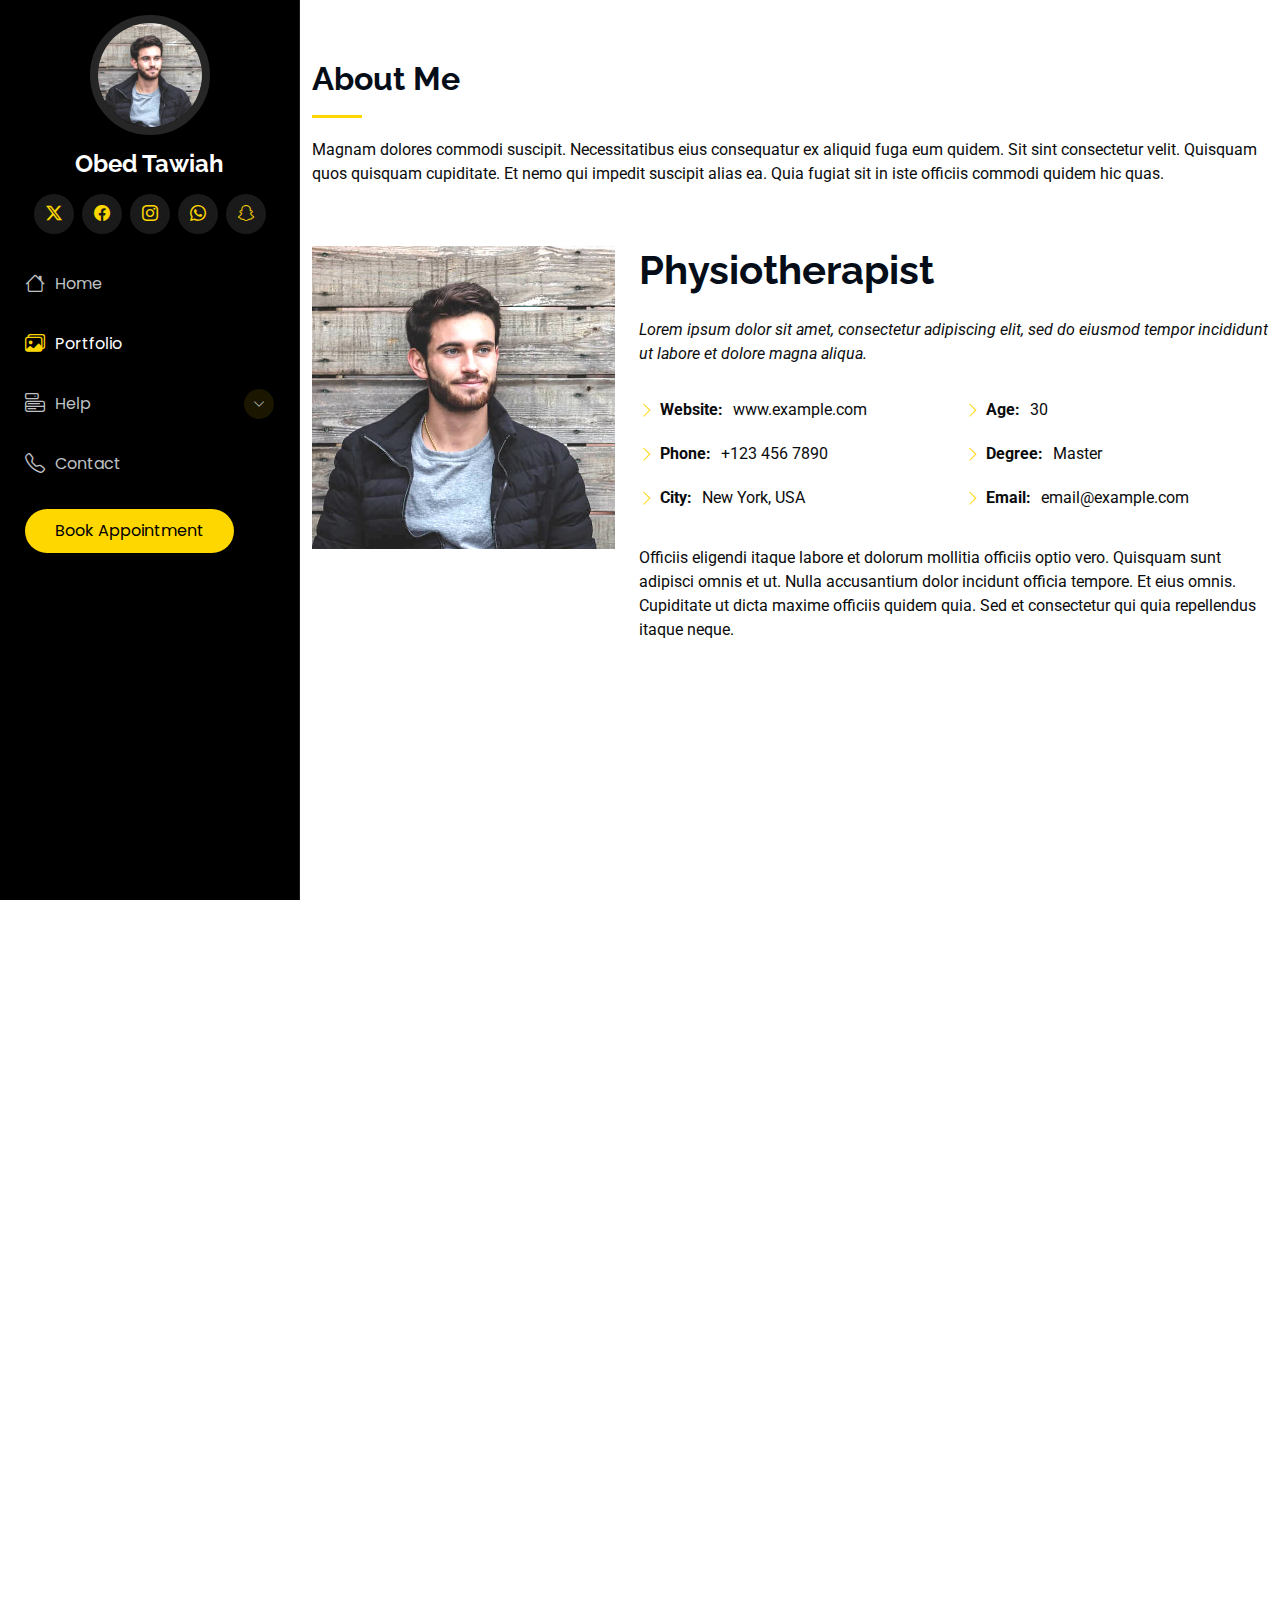
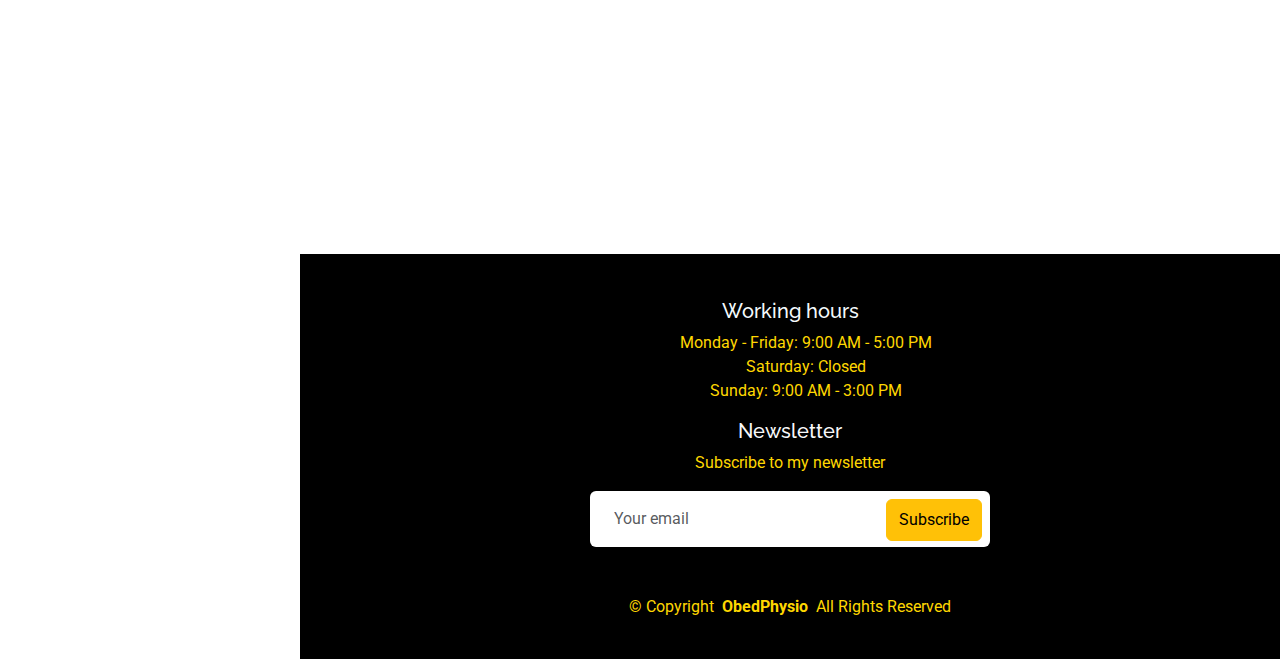
<file: portfolio.html>
<!DOCTYPE html>
<html lang="en">

    <head>
    <meta charset="utf-8">
    <meta content="width=device-width, initial-scale=1.0" name="viewport">
    <title>Portfolio | ObedPhysio</title>
    <meta content="" name="description">
    <meta content="" name="keywords">

    <!-- Favicons -->
    <link href="assets/img/favicon.png" rel="icon">

    <!-- Fonts -->
    <link href="https://fonts.googleapis.com" rel="preconnect">
    <link href="https://fonts.gstatic.com" rel="preconnect" crossorigin>
    <link href="https://fonts.googleapis.com/css2?family=Roboto:ital,wght@0,100;0,300;0,400;0,500;0,700;0,900;1,100;1,300;1,400;1,500;1,700;1,900&family=Poppins:ital,wght@0,100;0,200;0,300;0,400;0,500;0,600;0,700;0,800;0,900;1,100;1,200;1,300;1,400;1,500;1,600;1,700;1,800;1,900&family=Raleway:ital,wght@0,100;0,200;0,300;0,400;0,500;0,600;0,700;0,800;0,900;1,100;1,200;1,300;1,400;1,500;1,600;1,700;1,800;1,900&display=swap" rel="stylesheet">

    <!-- Vendor CSS Files -->
    <link href="assets/vendor/bootstrap/css/bootstrap.min.css" rel="stylesheet">
    <link href="assets/vendor/bootstrap-icons/bootstrap-icons.css" rel="stylesheet">
    <link href="assets/vendor/aos/aos.css" rel="stylesheet">
    <link href="assets/vendor/glightbox/css/glightbox.min.css" rel="stylesheet">
    <link href="assets/vendor/swiper/swiper-bundle.min.css" rel="stylesheet">

    <!-- Main CSS File -->
    <link href="assets/css/main.css" rel="stylesheet">
    </head>

    <body class="portfolio-details-page">

        <header id="header" class="header dark-background d-flex flex-column">
            <i class="header-toggle d-xl-none bi bi-list"></i>
      
            <div class="profile-img">
              <img src="assets/img/my-profile-img.jpg" alt="" class="img-fluid rounded-circle">
            </div>
      
            <a href="index.html" class="logo d-flex align-items-center justify-content-center">
              <!-- Uncomment the line below if you also wish to use an image logo -->
              <!-- <img src="assets/img/logo.png" alt=""> -->
              <h1 class="sitename">Obed Tawiah</h1>
            </a>
      
            <div class="social-links text-center">
              <a href="#" class="twitter"><i class="bi bi-twitter-x"></i></a>
              <a href="#" class="facebook"><i class="bi bi-facebook"></i></a>
              <a href="#" class="instagram"><i class="bi bi-instagram"></i></a>
              <a href="#" class="whatsapp"><i class="bi bi-whatsapp"></i></a>
              <a href="#" class="snapchat"><i class="bi bi-snapchat"></i></a>
            </div>
      
            <nav id="navmenu" class="navmenu">
              <ul>
                <li><a href="index.html"><i class="bi bi-house navicon"></i>Home</a></li>
                <li><a href="portfolio.html" class="active"><i class="bi bi-images navicon"></i> Portfolio</a></li>
                <li class="dropdown"><a href="#"><i class="bi bi-menu-button navicon"></i> <span>Help</span> <i class="bi bi-chevron-down toggle-dropdown"></i></a>
                  <ul>
                    <li><a href="about.html"><i class="bi bi-person navicon"></i> About</a></li>
                    <li><a href="services.html"><i class="bi bi-hdd-stack navicon"></i> Services</a></li>
                    <li><a href="blog.html"><i class="bi bi-binoculars navicon"></i>Blog</a></li>
                    <li><a href="testimonials.html"><i class="bi bi-people navicon"></i>Testimonials</a></li>
                  </ul>
                </li>
                <li><a href="contact.html"><i class="bi bi-telephone navicon"></i> Contact </a></li>
                <li>
                  <a href="book.html">
                    <button type="submit">Book Appointment</button>
                  </a>
                </li>
              </ul>
            </nav>
      
          </header>

    <main class="main">

      <!-- About Section -->
      <section class="about section">

        <!-- Section Title -->
        <div class="container section-title" data-aos="fade-up">
          <h2>About Me</h2>
          <p>Magnam dolores commodi suscipit. Necessitatibus eius consequatur ex aliquid fuga eum quidem. Sit sint consectetur velit. Quisquam quos quisquam cupiditate. Et nemo qui impedit suscipit alias ea. Quia fugiat sit in iste officiis commodi quidem hic quas.</p>
        </div><!-- End Section Title -->

        <div class="container" data-aos="fade-up" data-aos-delay="100">

          <div class="row gy-4 justify-content-center">
            <div class="col-lg-4">
              <img src="assets/img/my-profile-img.jpg" class="img-fluid" alt="">
            </div>
            <div class="col-lg-8 content">
              <h2>Physiotherapist</h2>
              <p class="fst-italic py-3">
                Lorem ipsum dolor sit amet, consectetur adipiscing elit, sed do eiusmod tempor incididunt ut labore et dolore
                magna aliqua.
              </p>
              <div class="row">
                <div class="col-lg-6">
                  <ul>
                    <li><i class="bi bi-chevron-right"></i> <strong>Website:</strong> <span>www.example.com</span></li>
                    <li><i class="bi bi-chevron-right"></i> <strong>Phone:</strong> <span>+123 456 7890</span></li>
                    <li><i class="bi bi-chevron-right"></i> <strong>City:</strong> <span>New York, USA</span></li>
                  </ul>
                </div>
                <div class="col-lg-6">
                  <ul>
                    <li><i class="bi bi-chevron-right"></i> <strong>Age:</strong> <span>30</span></li>
                    <li><i class="bi bi-chevron-right"></i> <strong>Degree:</strong> <span>Master</span></li>
                    <li><i class="bi bi-chevron-right"></i> <strong>Email:</strong> <span>email@example.com</span></li>
                  </ul>
                </div>
              </div>
              <p class="py-3">
                Officiis eligendi itaque labore et dolorum mollitia officiis optio vero. Quisquam sunt adipisci omnis et ut. Nulla accusantium dolor incidunt officia tempore. Et eius omnis.
                Cupiditate ut dicta maxime officiis quidem quia. Sed et consectetur qui quia repellendus itaque neque.
              </p>
            </div>
          </div>

        </div>

      </section><!-- /About Section -->

      <!-- Resume Section -->
      <section class="resume section">

        <!-- Section Title -->
        <div class="container section-title" data-aos="fade-up">
          <h2>Resume</h2>
          <p>Magnam dolores commodi suscipit. Necessitatibus eius consequatur ex aliquid fuga eum quidem. Sit sint consectetur velit. Quisquam quos quisquam cupiditate. Et nemo qui impedit suscipit alias ea. Quia fugiat sit in iste officiis commodi quidem hic quas.</p>
        </div><!-- End Section Title -->

        <div class="container">

          <div class="row">

            <div class="col-lg-6" data-aos="fade-up" data-aos-delay="100">
              <h3 class="resume-title">Sumary</h3>

              <div class="resume-item pb-0">
                <h4>Brandon Johnson</h4>
                <p><em>Innovative and deadline-driven Graphic Designer with 3+ years of experience designing and developing user-centered digital/print marketing material from initial concept to final, polished deliverable.</em></p>
                <ul>
                  <li>Portland par 127,Orlando, FL</li>
                  <li>(123) 456-7891</li>
                  <li>alice.barkley@example.com</li>
                </ul>
              </div><!-- Edn Resume Item -->

              <h3 class="resume-title">Education</h3>
              <div class="resume-item">
                <h4>Master of Fine Arts &amp; Graphic Design</h4>
                <h5>2015 - 2016</h5>
                <p><em>Rochester Institute of Technology, Rochester, NY</em></p>
                <p>Qui deserunt veniam. Et sed aliquam labore tempore sed quisquam iusto autem sit. Ea vero voluptatum qui ut dignissimos deleniti nerada porti sand markend</p>
              </div><!-- Edn Resume Item -->

              <div class="resume-item">
                <h4>Bachelor of Fine Arts &amp; Graphic Design</h4>
                <h5>2010 - 2014</h5>
                <p><em>Rochester Institute of Technology, Rochester, NY</em></p>
                <p>Quia nobis sequi est occaecati aut. Repudiandae et iusto quae reiciendis et quis Eius vel ratione eius unde vitae rerum voluptates asperiores voluptatem Earum molestiae consequatur neque etlon sader mart dila</p>
              </div><!-- Edn Resume Item -->

            </div>

            <div class="col-lg-6" data-aos="fade-up" data-aos-delay="200">
              <h3 class="resume-title">Professional Experience</h3>
              <div class="resume-item">
                <h4>Senior graphic design specialist</h4>
                <h5>2019 - Present</h5>
                <p><em>Experion, New York, NY </em></p>
                <ul>
                  <li>Lead in the design, development, and implementation of the graphic, layout, and production communication materials</li>
                  <li>Delegate tasks to the 7 members of the design team and provide counsel on all aspects of the project. </li>
                  <li>Supervise the assessment of all graphic materials in order to ensure quality and accuracy of the design</li>
                  <li>Oversee the efficient use of production project budgets ranging from $2,000 - $25,000</li>
                </ul>
              </div><!-- Edn Resume Item -->

              <div class="resume-item">
                <h4>Graphic design specialist</h4>
                <h5>2017 - 2018</h5>
                <p><em>Stepping Stone Advertising, New York, NY</em></p>
                <ul>
                  <li>Developed numerous marketing programs (logos, brochures,infographics, presentations, and advertisements).</li>
                  <li>Managed up to 5 projects or tasks at a given time while under pressure</li>
                  <li>Recommended and consulted with clients on the most appropriate graphic design</li>
                  <li>Created 4+ design presentations and proposals a month for clients and account managers</li>
                </ul>
              </div><!-- Edn Resume Item -->

            </div>

          </div>

        </div>

      </section><!-- /Resume Section -->
        

    </main>

    <footer id="footer" class="footer position-relative light-background">

      <div class="credits">
        <h5>Working hours</h5>
        <ul>
          <li>Monday - Friday: 9:00 AM - 5:00 PM</li>
          <li>Saturday: Closed</li>
          <li>Sunday: 9:00 AM - 3:00 PM</li>
        </ul>
      </div>

      <div class="container text-center mt-3">
        <h5 class="text-light mb-2">Newsletter</h5>
        <p>Subscribe to my newsletter</p>
        <div class="position-relative mx-auto" style="max-width: 400px;">
          <form action="">
            <input class="form-control border-0 w-100 py-3 ps-4 pe-5" type="text" placeholder="Your email">
            <button type="button" class="btn btn-warning py-2 position-absolute top-0 end-0 mt-2 me-2">Subscribe</button>
          </form>
        </div>
      </div>

      <div class="container mt-5">
        <div class="copyright text-center ">
          <p>© <span>Copyright</span> <strong class="px-1 sitename">ObedPhysio</strong> <span>All Rights Reserved</span></p>
        </div>
      </div>

    </footer>

    <!-- Scroll Top -->
    <a href="#" id="scroll-top" class="scroll-top d-flex align-items-center justify-content-center"><i class="bi bi-arrow-up-short"></i></a>

    <!-- Vendor JS Files -->
    <script src="assets/vendor/bootstrap/js/bootstrap.bundle.min.js"></script>
    <script src="assets/vendor/php-email-form/validate.js"></script>
    <script src="assets/vendor/aos/aos.js"></script>
    <script src="assets/vendor/typed.js/typed.umd.js"></script>
    <script src="assets/vendor/purecounter/purecounter_vanilla.js"></script>
    <script src="assets/vendor/waypoints/noframework.waypoints.js"></script>
    <script src="assets/vendor/glightbox/js/glightbox.min.js"></script>
    <script src="assets/vendor/imagesloaded/imagesloaded.pkgd.min.js"></script>
    <script src="assets/vendor/isotope-layout/isotope.pkgd.min.js"></script>
    <script src="assets/vendor/swiper/swiper-bundle.min.js"></script>

    <!-- Main JS File -->
    <script src="assets/js/main.js"></script>

    </body>

</html>
</file>
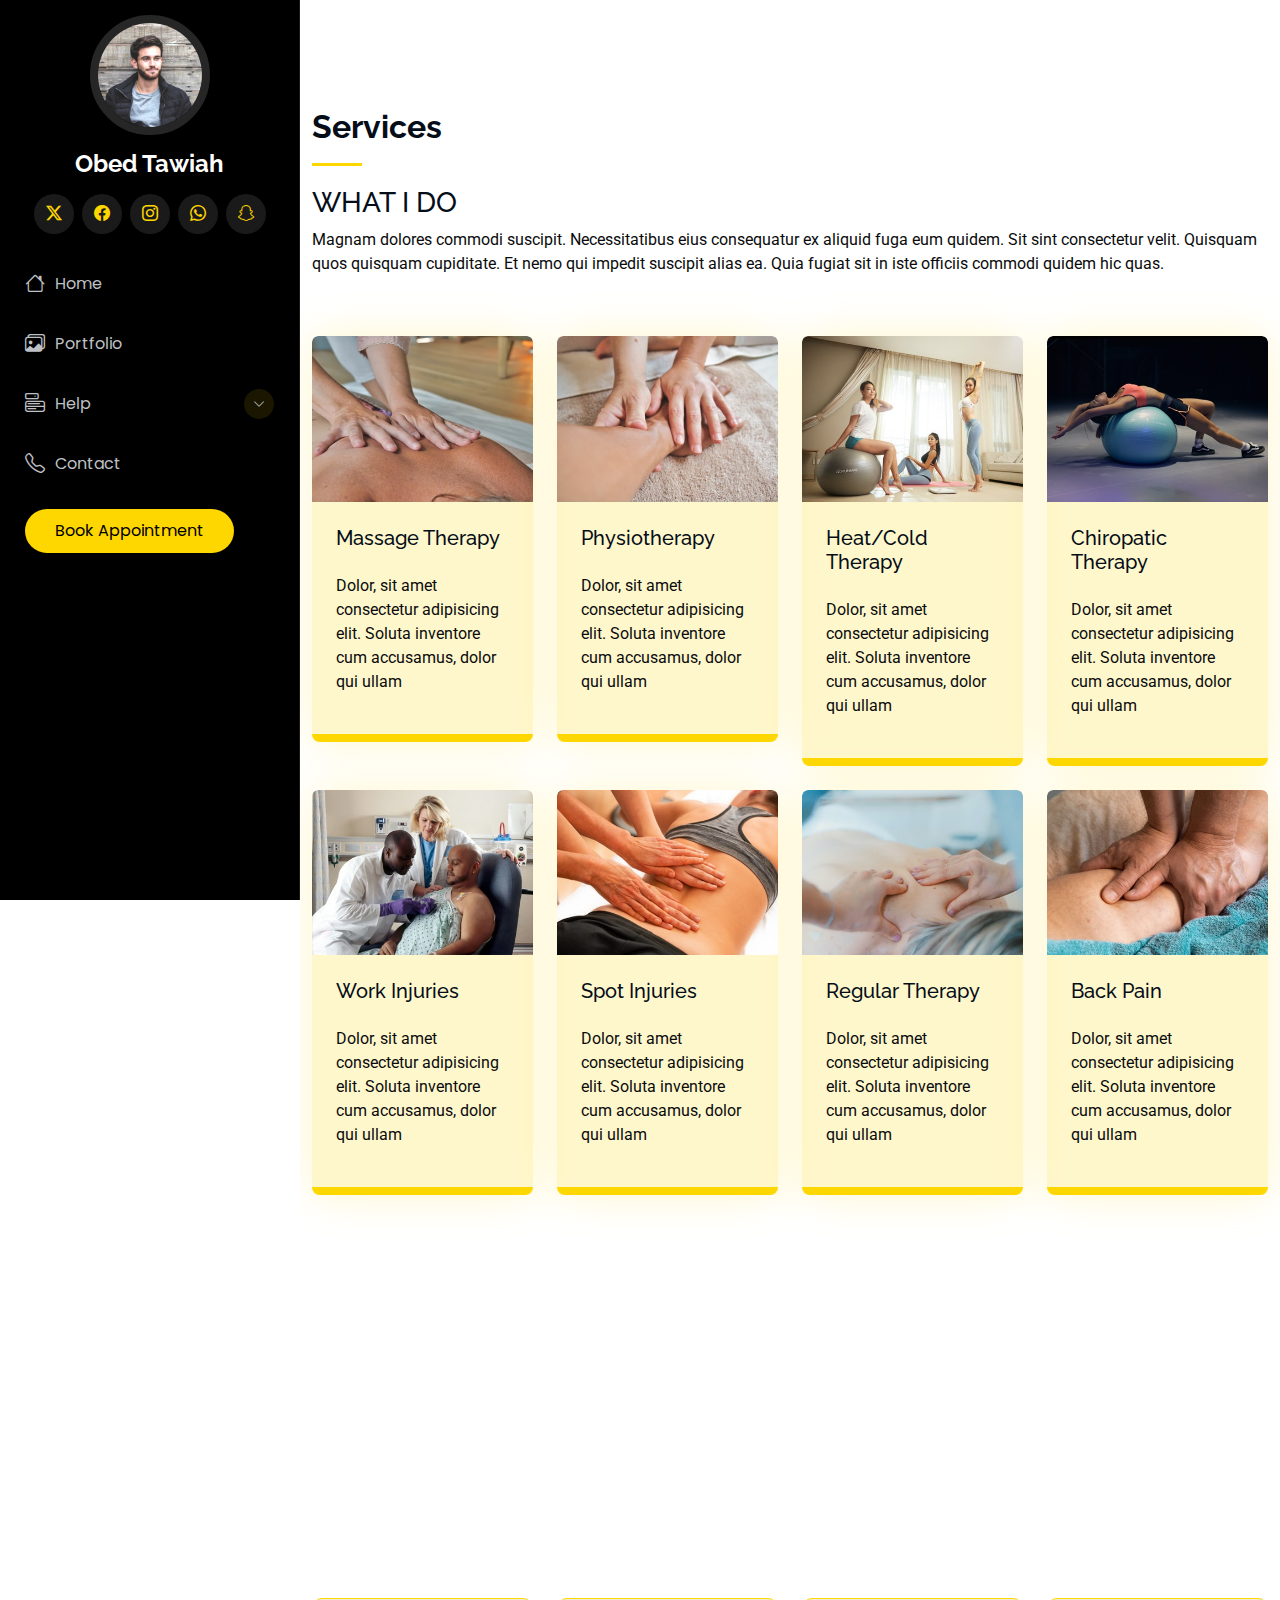
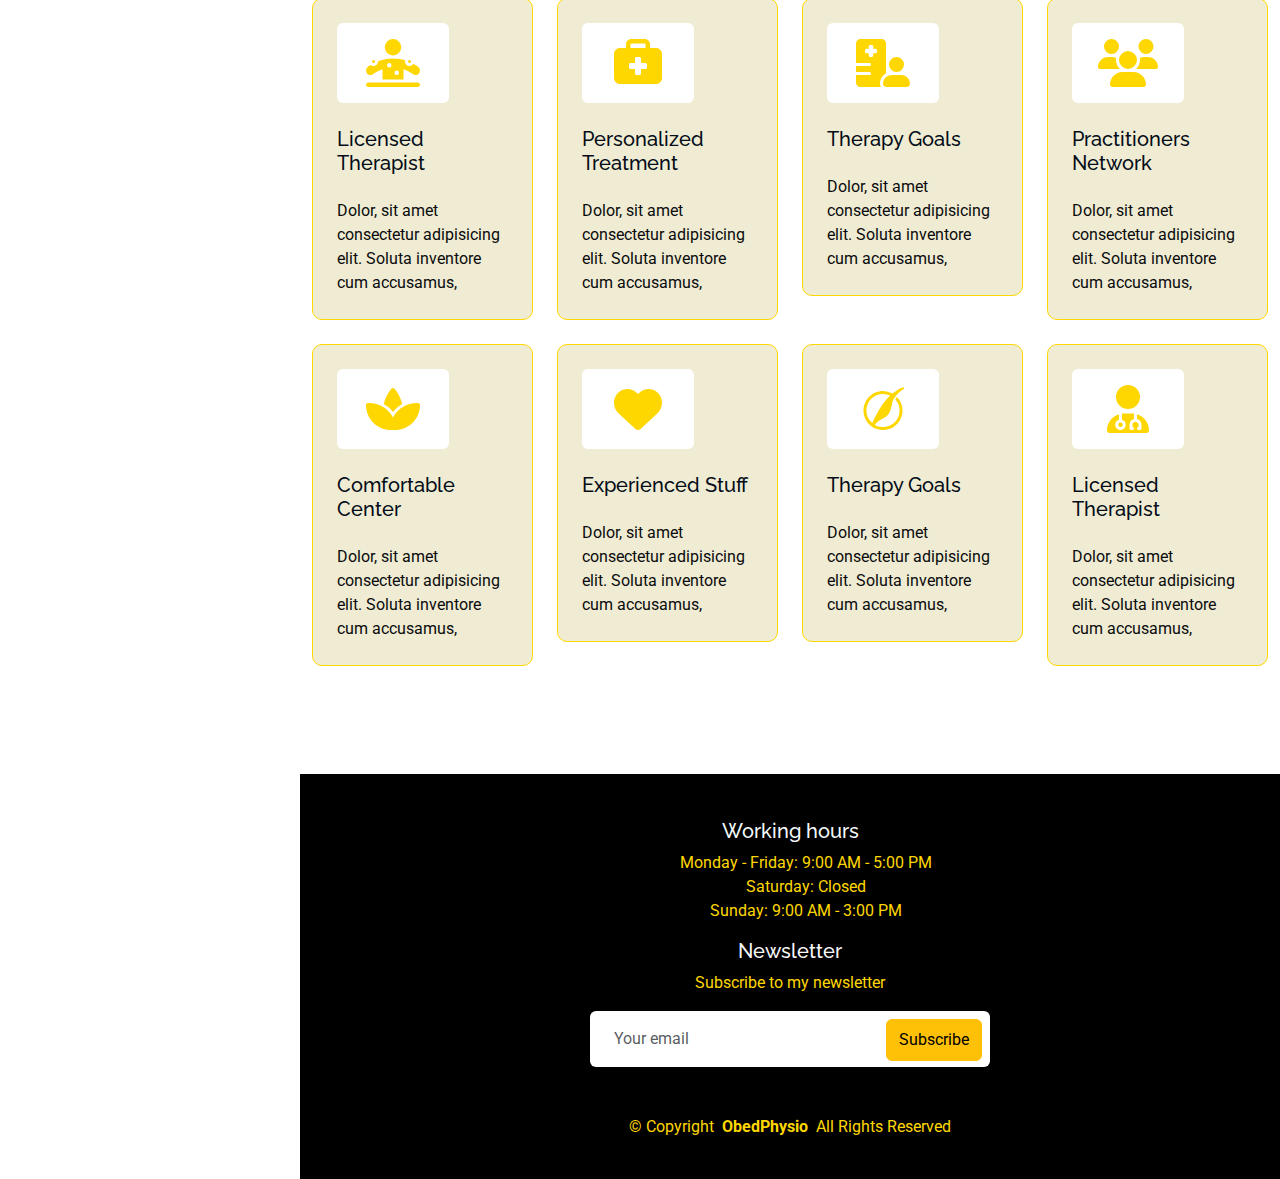
<file: services.html>
<!DOCTYPE html>
<html lang="en">

    <head>
    <meta charset="utf-8">
    <meta content="width=device-width, initial-scale=1.0" name="viewport">
    <title>Services | ObedPhysio</title>
    <meta content="" name="description">
    <meta content="" name="keywords">

    <!-- Favicons -->
    <link href="assets/img/favicon.png" rel="icon">

    <!-- Fonts -->
    <link href="https://fonts.googleapis.com" rel="preconnect">
    <link href="https://fonts.gstatic.com" rel="preconnect" crossorigin>
    <link href="https://fonts.googleapis.com/css2?family=Roboto:ital,wght@0,100;0,300;0,400;0,500;0,700;0,900;1,100;1,300;1,400;1,500;1,700;1,900&family=Poppins:ital,wght@0,100;0,200;0,300;0,400;0,500;0,600;0,700;0,800;0,900;1,100;1,200;1,300;1,400;1,500;1,600;1,700;1,800;1,900&family=Raleway:ital,wght@0,100;0,200;0,300;0,400;0,500;0,600;0,700;0,800;0,900;1,100;1,200;1,300;1,400;1,500;1,600;1,700;1,800;1,900&display=swap" rel="stylesheet">

    <!-- Vendor CSS Files -->
    <link href="assets/vendor/bootstrap/css/bootstrap.min.css" rel="stylesheet">
    <link href="assets/vendor/bootstrap-icons/bootstrap-icons.css" rel="stylesheet">
    <link href="assets/vendor/aos/aos.css" rel="stylesheet">
    <link href="assets/vendor/glightbox/css/glightbox.min.css" rel="stylesheet">
    <link href="assets/vendor/swiper/swiper-bundle.min.css" rel="stylesheet">

    <!-- Main CSS File -->
    <link href="assets/css/main.css" rel="stylesheet">
    </head>

    <body class="portfolio-details-page">

        <header id="header" class="header dark-background d-flex flex-column">
            <i class="header-toggle d-xl-none bi bi-list"></i>
      
            <div class="profile-img">
              <img src="assets/img/my-profile-img.jpg" alt="" class="img-fluid rounded-circle">
            </div>
      
            <a href="index.html" class="logo d-flex align-items-center justify-content-center">
              <!-- Uncomment the line below if you also wish to use an image logo -->
              <!-- <img src="assets/img/logo.png" alt=""> -->
              <h1 class="sitename">Obed Tawiah</h1>
            </a>
      
            <div class="social-links text-center">
              <a href="#" class="twitter"><i class="bi bi-twitter-x"></i></a>
              <a href="#" class="facebook"><i class="bi bi-facebook"></i></a>
              <a href="#" class="instagram"><i class="bi bi-instagram"></i></a>
              <a href="#" class="whatsapp"><i class="bi bi-whatsapp"></i></a>
              <a href="#" class="snapchat"><i class="bi bi-snapchat"></i></a>
            </div>
      
            <nav id="navmenu" class="navmenu">
              <ul>
                <li><a href="index.html"><i class="bi bi-house navicon"></i>Home</a></li>
                <li><a href="portfolio.html"><i class="bi bi-images navicon"></i> Portfolio</a></li>
                <li class="dropdown"><a href="#"><i class="bi bi-menu-button navicon"></i> <span>Help</span> <i class="bi bi-chevron-down toggle-dropdown"></i></a>
                  <ul>
                    <li><a href="about.html"><i class="bi bi-person navicon"></i> About</a></li>
                    <li><a href="services.html" class="active"><i class="bi bi-hdd-stack navicon"></i> Services</a></li>
                    <li><a href="blog.html"><i class="bi bi-binoculars navicon"></i>Blog</a></li>
                    <li><a href="testimonials.html"><i class="bi bi-people navicon"></i>Testimonials</a></li>
                  </ul>
                </li>
                <li><a href="contact.html"><i class="bi bi-telephone navicon"></i> Contact </a></li>
                <li>
                  <a href="book.html">
                    <button type="submit">Book Appointment</button>
                  </a>
                </li>
              </ul>
            </nav>
      
          </header>

    <main class="main">

      <!-- Services Section -->
      <section class="services section">
        <div class="container py-5">

          <!-- Section Title -->
          <div class="section-title" data-aos="fade-up">
            <h2>Services</h2>
            <h3>WHAT I DO</h3>
            <p>Magnam dolores commodi suscipit. Necessitatibus eius consequatur ex aliquid fuga eum quidem. Sit sint consectetur velit. Quisquam quos quisquam cupiditate. Et nemo qui impedit suscipit alias ea. Quia fugiat sit in iste officiis commodi quidem hic quas.</p>
          </div><!-- End Section Title -->

          <div class="row g-4 justify-content-center">
            <div class="col-md-6 col-lg-4 col-xl-3 wow fadeInUp" data-wow-delay="0.1s">
                <div class="service-item rounded">
                   <div class="service-img rounded-top">
                        <img src="assets/img/service-1.jpg" class="img-fluid rounded-top w-100" alt="">
                   </div>
                    <div class="service-content rounded-bottom p-4">
                        <div class="service-content-inner">
                            <h5 class="mb-4">Massage Therapy</h5>
                            <p class="mb-4">Dolor, sit amet consectetur adipisicing elit. Soluta inventore cum accusamus, dolor qui ullam</p>
                        </div>
                    </div>
                </div>
            </div>

            <div class="col-md-6 col-lg-4 col-xl-3 wow fadeInUp" data-wow-delay="0.3s">
              <div class="service-item rounded">
                  <div class="service-img rounded-top">
                        <img src="assets/img/service-2.jpg" class="img-fluid rounded-top w-100" alt="">
                  </div>
                  <div class="service-content rounded-bottom p-4">
                      <div class="service-content-inner">
                          <h5 class="mb-4">Physiotherapy</h5>
                          <p class="mb-4">Dolor, sit amet consectetur adipisicing elit. Soluta inventore cum accusamus, dolor qui ullam</p>
                      </div>
                  </div>
              </div>
            </div>

            <div class="col-md-6 col-lg-4 col-xl-3 wow fadeInUp" data-wow-delay="0.5s">
              <div class="service-item rounded">
                  <div class="service-img rounded-top">
                        <img src="assets/img/service-3.jpg" class="img-fluid rounded-top w-100" alt="">
                  </div>
                  <div class="service-content rounded-bottom p-4">
                      <div class="service-content-inner">
                          <h5 class="mb-4">Heat/Cold Therapy</h5>
                          <p class="mb-4">Dolor, sit amet consectetur adipisicing elit. Soluta inventore cum accusamus, dolor qui ullam</p>
                      </div>
                  </div>
              </div>
            </div>

            <div class="col-md-6 col-lg-4 col-xl-3 wow fadeInUp" data-wow-delay="0.7s">
              <div class="service-item rounded">
                  <div class="service-img rounded-top">
                        <img src="assets/img/service-4.jpg" class="img-fluid rounded-top w-100" alt="">
                  </div>
                  <div class="service-content rounded-bottom p-4">
                      <div class="service-content-inner">
                          <h5 class="mb-4">Chiropatic Therapy</h5>
                          <p class="mb-4">Dolor, sit amet consectetur adipisicing elit. Soluta inventore cum accusamus, dolor qui ullam</p>
                      </div>
                  </div>
              </div>
            </div>

            <div class="col-md-6 col-lg-4 col-xl-3 wow fadeInUp" data-wow-delay="0.1s">
              <div class="service-item rounded">
                  <div class="service-img rounded-top">
                        <img src="assets/img/service-5.jpg" class="img-fluid rounded-top w-100" alt="">
                  </div>
                  <div class="service-content rounded-bottom p-4">
                      <div class="service-content-inner">
                          <h5 class="mb-4">Work Injuries</h5>
                          <p class="mb-4">Dolor, sit amet consectetur adipisicing elit. Soluta inventore cum accusamus, dolor qui ullam</p>
                      </div>
                  </div>
              </div>
            </div>

            <div class="col-md-6 col-lg-4 col-xl-3 wow fadeInUp" data-wow-delay="0.3s">
              <div class="service-item rounded">
                  <div class="service-img rounded-top">
                        <img src="assets/img/service-6.jpg" class="img-fluid rounded-top w-100" alt="">
                  </div>
                  <div class="service-content rounded-bottom p-4">
                      <div class="service-content-inner">
                          <h5 class="mb-4">Spot Injuries</h5>
                          <p class="mb-4">Dolor, sit amet consectetur adipisicing elit. Soluta inventore cum accusamus, dolor qui ullam</p>
                      </div>
                  </div>
              </div>
            </div>

            <div class="col-md-6 col-lg-4 col-xl-3 wow fadeInUp" data-wow-delay="0.5s">
              <div class="service-item rounded">
                  <div class="service-img rounded-top">
                        <img src="assets/img/service-7.jpg" class="img-fluid rounded-top w-100" alt="">
                  </div>
                  <div class="service-content rounded-bottom p-4">
                      <div class="service-content-inner">
                          <h5 class="mb-4">Regular Therapy</h5>
                          <p class="mb-4">Dolor, sit amet consectetur adipisicing elit. Soluta inventore cum accusamus, dolor qui ullam</p>
                      </div>
                  </div>
              </div>
            </div>

            <div class="col-md-6 col-lg-4 col-xl-3 wow fadeInUp" data-wow-delay="0.7s">
              <div class="service-item rounded">
                  <div class="service-img rounded-top">
                        <img src="assets/img/service-8.jpg" class="img-fluid rounded-top w-100" alt="">
                  </div>
                  <div class="service-content rounded-bottom p-4">
                      <div class="service-content-inner">
                          <h5 class="mb-4">Back Pain</h5>
                          <p class="mb-4">Dolor, sit amet consectetur adipisicing elit. Soluta inventore cum accusamus, dolor qui ullam</p>
                      </div>
                  </div>
              </div>
            </div>

          </div>

        </div>
      </section><!-- /Services Section -->

       <!-- About section2 -->
       <section class="about section">
        <div class="container py-5">

          <!-- Section Title -->
          <div class="container section-title" data-aos="fade-up">
            <h2>Why Choose ObedPhysio?</h2>
            <p>Magnam dolores commodi suscipit. Necessitatibus eius consequatur ex aliquid fuga eum quidem. Sit sint consectetur velit. Quisquam quos quisquam cupiditate. Et nemo qui impedit suscipit alias ea. Quia fugiat sit in iste officiis commodi quidem hic quas.</p>
          </div><!-- End Section Title -->

          <div class="row g-4 justify-content-center">
            <div class="col-md-6 col-lg-3 col-xl-3 wow fadeInUp" data-wow-delay="0.1s">
              <div class="row-cols-1 feature-item p-4">
                <div class="col-12">
                  <div class="feature-icon mb-4">
                      <div class="p-3 d-inline-flex bg-white rounded">
                        <img src="assets/img/icons/diagnose.svg" class="card-img-top" alt="image">
                      </div>
                  </div>
                  <div class="feature-content d-flex flex-column">
                      <h5 class="mb-4">Licensed Therapist</h5>
                      <p class="mb-0">Dolor, sit amet consectetur adipisicing elit. Soluta inventore cum accusamus,</p>
                  </div>
                </div>
              </div>
            </div>

            <div class="col-md-6 col-lg-3 col-xl-3 wow fadeInUp" data-wow-delay="0.3s">
              <div class="row-cols-1 feature-item p-4">
                <div class="col-12">
                  <div class="feature-icon mb-4">
                      <div class="p-3 d-inline-flex bg-white rounded">
                        <img src="assets/img/icons/briefcase-medical-solid.svg" class="card-img-top" alt="image">
                      </div>
                  </div>
                  <div class="feature-content d-flex flex-column">
                      <h5 class="mb-4">Personalized Treatment</h5>
                      <p class="mb-0">Dolor, sit amet consectetur adipisicing elit. Soluta inventore cum accusamus,</p>
                  </div>
                </div>
              </div>
            </div>
            
            <div class="col-md-6 col-lg-3 col-xl-3 wow fadeInUp" data-wow-delay="0.5s">
              <div class="row-cols-1 feature-item p-4">
                <div class="col-12">
                  <div class="feature-icon mb-4">
                      <div class="p-3 d-inline-flex bg-white rounded">
                        <img src="assets/img/icons/hospital-user-solid.svg" class="card-img-top" alt="image">
                      </div>
                  </div>
                  <div class="feature-content d-flex flex-column">
                      <h5 class="mb-4">Therapy Goals</h5>
                      <p class="mb-0">Dolor, sit amet consectetur adipisicing elit. Soluta inventore cum accusamus,</p>
                  </div>
                </div>
              </div>
            </div>

            <div class="col-md-6 col-lg-3 col-xl-3 wow fadeInUp" data-wow-delay="0.7s">
              <div class="row-cols-1 feature-item p-4">
                <div class="col-12">
                  <div class="feature-icon mb-4">
                      <div class="p-3 d-inline-flex bg-white rounded">
                        <img src="assets/img/icons/users-solid.svg" class="card-img-top" alt="image">
                      </div>
                  </div>
                  <div class="feature-content d-flex flex-column">
                      <h5 class="mb-4">Practitioners Network</h5>
                      <p class="mb-0">Dolor, sit amet consectetur adipisicing elit. Soluta inventore cum accusamus,</p>
                  </div>
                </div>
              </div>
            </div>

            <div class="col-md-6 col-lg-3 col-xl-3 wow fadeInUp" data-wow-delay="0.1s">
              <div class="row-cols-1 feature-item p-4">
                <div class="col-12">
                  <div class="feature-icon mb-4">
                      <div class="p-3 d-inline-flex bg-white rounded">
                        <img src="assets/img/icons/spa-solid.svg" class="card-img-top" alt="image">
                      </div>
                  </div>
                  <div class="feature-content d-flex flex-column">
                      <h5 class="mb-4">Comfortable Center</h5>
                      <p class="mb-0">Dolor, sit amet consectetur adipisicing elit. Soluta inventore cum accusamus,</p>
                  </div>
                </div>
              </div>
            </div>

            <div class="col-md-6 col-lg-3 col-xl-3 wow fadeInUp" data-wow-delay="0.3s">
              <div class="row-cols-1 feature-item p-4">
                <div class="col-12">
                  <div class="feature-icon mb-4">
                      <div class="p-3 d-inline-flex bg-white rounded">
                        <img src="assets/img/icons/heart-solid.svg" class="card-img-top" alt="image">
                      </div>
                  </div>
                  <div class="feature-content d-flex flex-column">
                      <h5 class="mb-4">Experienced Stuff</h5>
                      <p class="mb-0">Dolor, sit amet consectetur adipisicing elit. Soluta inventore cum accusamus,</p>
                  </div>
                </div>
              </div>
            </div>

            <div class="col-md-6 col-lg-3 col-xl-3 wow fadeInUp" data-wow-delay="0.5s">
              <div class="row-cols-1 feature-item p-4">
                <div class="col-12">
                  <div class="feature-icon mb-4">
                      <div class="p-3 d-inline-flex bg-white rounded">
                        <img src="assets/img/icons/pied-piper-brands-solid.svg" class="card-img-top" alt="image">
                      </div>
                  </div>
                  <div class="feature-content d-flex flex-column">
                      <h5 class="mb-4">Therapy Goals</h5>
                      <p class="mb-0">Dolor, sit amet consectetur adipisicing elit. Soluta inventore cum accusamus,</p>
                  </div>
                </div>
              </div>
            </div>

            <div class="col-md-6 col-lg-3 col-xl-3 wow fadeInUp" data-wow-delay="0.7s">
              <div class="row-cols-1 feature-item p-4">
                <div class="col-12">
                  <div class="feature-icon mb-4">
                      <div class="p-3 d-inline-flex bg-white rounded">
                        <img src="assets/img/icons/user-doctor-solid.svg" class="card-img-top" alt="image">
                      </div>
                  </div>
                  <div class="feature-content d-flex flex-column">
                      <h5 class="mb-4">Licensed Therapist</h5>
                      <p class="mb-0">Dolor, sit amet consectetur adipisicing elit. Soluta inventore cum accusamus,</p>
                  </div>
                </div>
              </div>
            </div>

          </div>

        </div>

      </section>
      <!-- About section2 end-->

    </main>

    <footer id="footer" class="footer position-relative light-background">

      <div class="credits">
        <h5>Working hours</h5>
        <ul>
          <li>Monday - Friday: 9:00 AM - 5:00 PM</li>
          <li>Saturday: Closed</li>
          <li>Sunday: 9:00 AM - 3:00 PM</li>
        </ul>
      </div>

      <div class="container text-center mt-3">
        <h5 class="text-light mb-2">Newsletter</h5>
        <p>Subscribe to my newsletter</p>
        <div class="position-relative mx-auto" style="max-width: 400px;">
          <form action="">
            <input class="form-control border-0 w-100 py-3 ps-4 pe-5" type="text" placeholder="Your email">
            <button type="button" class="btn btn-warning py-2 position-absolute top-0 end-0 mt-2 me-2">Subscribe</button>
          </form>
        </div>
      </div>

      <div class="container mt-5">
        <div class="copyright text-center ">
          <p>© <span>Copyright</span> <strong class="px-1 sitename">ObedPhysio</strong> <span>All Rights Reserved</span></p>
        </div>
      </div>

    </footer>

    <!-- Scroll Top -->
    <a href="#" id="scroll-top" class="scroll-top d-flex align-items-center justify-content-center"><i class="bi bi-arrow-up-short"></i></a>

    <!-- Vendor JS Files -->
    <script src="assets/vendor/bootstrap/js/bootstrap.bundle.min.js"></script>
    <script src="assets/vendor/php-email-form/validate.js"></script>
    <script src="assets/vendor/aos/aos.js"></script>
    <script src="assets/vendor/typed.js/typed.umd.js"></script>
    <script src="assets/vendor/purecounter/purecounter_vanilla.js"></script>
    <script src="assets/vendor/waypoints/noframework.waypoints.js"></script>
    <script src="assets/vendor/glightbox/js/glightbox.min.js"></script>
    <script src="assets/vendor/imagesloaded/imagesloaded.pkgd.min.js"></script>
    <script src="assets/vendor/isotope-layout/isotope.pkgd.min.js"></script>
    <script src="assets/vendor/swiper/swiper-bundle.min.js"></script>

    <!-- Main JS File -->
    <script src="assets/js/main.js"></script>

    </body>

</html>
</file>
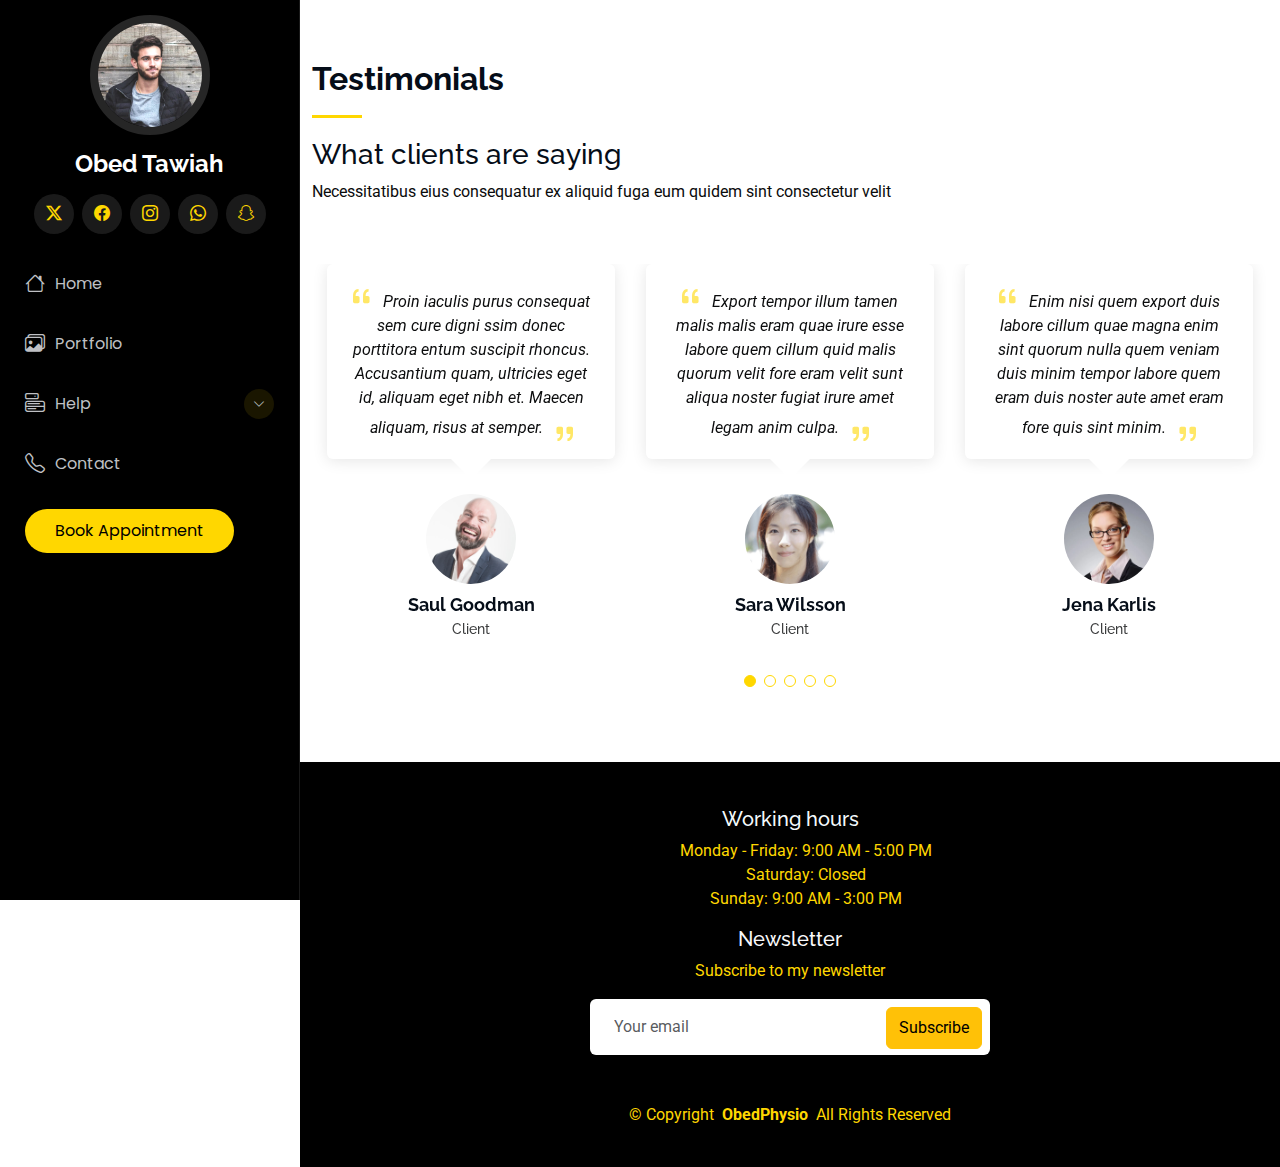
<file: testimonials.html>
<!DOCTYPE html>
<html lang="en">

    <head>
    <meta charset="utf-8">
    <meta content="width=device-width, initial-scale=1.0" name="viewport">
    <title>Testimonials | ObedPhysio</title>
    <meta content="" name="description">
    <meta content="" name="keywords">

    <!-- Favicons -->
    <link href="assets/img/favicon.png" rel="icon">

    <!-- Fonts -->
    <link href="https://fonts.googleapis.com" rel="preconnect">
    <link href="https://fonts.gstatic.com" rel="preconnect" crossorigin>
    <link href="https://fonts.googleapis.com/css2?family=Roboto:ital,wght@0,100;0,300;0,400;0,500;0,700;0,900;1,100;1,300;1,400;1,500;1,700;1,900&family=Poppins:ital,wght@0,100;0,200;0,300;0,400;0,500;0,600;0,700;0,800;0,900;1,100;1,200;1,300;1,400;1,500;1,600;1,700;1,800;1,900&family=Raleway:ital,wght@0,100;0,200;0,300;0,400;0,500;0,600;0,700;0,800;0,900;1,100;1,200;1,300;1,400;1,500;1,600;1,700;1,800;1,900&display=swap" rel="stylesheet">

    <!-- Vendor CSS Files -->
    <link href="assets/vendor/bootstrap/css/bootstrap.min.css" rel="stylesheet">
    <link href="assets/vendor/bootstrap-icons/bootstrap-icons.css" rel="stylesheet">
    <link href="assets/vendor/aos/aos.css" rel="stylesheet">
    <link href="assets/vendor/glightbox/css/glightbox.min.css" rel="stylesheet">
    <link href="assets/vendor/swiper/swiper-bundle.min.css" rel="stylesheet">

    <!-- Main CSS File -->
    <link href="assets/css/main.css" rel="stylesheet">
    </head>

    <body class="portfolio-details-page">

        <header id="header" class="header dark-background d-flex flex-column">
            <i class="header-toggle d-xl-none bi bi-list"></i>
      
            <div class="profile-img">
              <img src="assets/img/my-profile-img.jpg" alt="" class="img-fluid rounded-circle">
            </div>
      
            <a href="index.html" class="logo d-flex align-items-center justify-content-center">
              <!-- Uncomment the line below if you also wish to use an image logo -->
              <!-- <img src="assets/img/logo.png" alt=""> -->
              <h1 class="sitename">Obed Tawiah</h1>
            </a>
      
            <div class="social-links text-center">
              <a href="#" class="twitter"><i class="bi bi-twitter-x"></i></a>
              <a href="#" class="facebook"><i class="bi bi-facebook"></i></a>
              <a href="#" class="instagram"><i class="bi bi-instagram"></i></a>
              <a href="#" class="whatsapp"><i class="bi bi-whatsapp"></i></a>
              <a href="#" class="snapchat"><i class="bi bi-snapchat"></i></a>
            </div>
      
            <nav id="navmenu" class="navmenu">
              <ul>
                <li><a href="index.html"><i class="bi bi-house navicon"></i>Home</a></li>
                <li><a href="portfolio.html"><i class="bi bi-images navicon"></i> Portfolio</a></li>
                <li class="dropdown"><a href="#"><i class="bi bi-menu-button navicon"></i> <span>Help</span> <i class="bi bi-chevron-down toggle-dropdown"></i></a>
                  <ul>
                    <li><a href="about.html"><i class="bi bi-person navicon"></i> About</a></li>
                    <li><a href="services.html"><i class="bi bi-hdd-stack navicon"></i> Services</a></li>
                    <li><a href="blog.html"><i class="bi bi-binoculars navicon"></i>Blog</a></li>
                    <li><a href="testimonials.html" class="active"><i class="bi bi-people navicon"></i>Testimonials</a></li>
                  </ul>
                </li>
                <li><a href="contact.html"><i class="bi bi-telephone navicon"></i> Contact </a></li>
                <li>
                  <a href="book.html">
                    <button type="submit">Book Appointment</button>
                  </a>
                </li>
              </ul>
            </nav>
      
          </header>

    <main class="main">

            <!-- Testimonials Section -->
      <section class="testimonials section">

        <!-- Section Title -->
        <div class="container section-title" data-aos="fade-up">
          <h2>Testimonials</h2>
          <h3>What clients are saying</h3>
          <p>Necessitatibus eius consequatur ex aliquid fuga eum quidem sint consectetur velit</p>
        </div><!-- End Section Title -->

        <div class="container" data-aos="fade-up" data-aos-delay="100">

          <div class="swiper init-swiper">
            <script type="application/json" class="swiper-config">
              {
                "loop": true,
                "speed": 600,
                "autoplay": {
                  "delay": 5000
                },
                "slidesPerView": "auto",
                "pagination": {
                  "el": ".swiper-pagination",
                  "type": "bullets",
                  "clickable": true
                },
                "breakpoints": {
                  "320": {
                    "slidesPerView": 1,
                    "spaceBetween": 40
                  },
                  "1200": {
                    "slidesPerView": 3,
                    "spaceBetween": 1
                  }
                }
              }
            </script>
            <div class="swiper-wrapper">

              <div class="swiper-slide">
                <div class="testimonial-item">
                  <p>
                    <i class="bi bi-quote quote-icon-left"></i>
                    <span>Proin iaculis purus consequat sem cure digni ssim donec porttitora entum suscipit rhoncus. Accusantium quam, ultricies eget id, aliquam eget nibh et. Maecen aliquam, risus at semper.</span>
                    <i class="bi bi-quote quote-icon-right"></i>
                  </p>
                  <img src="assets/img/testimonials/testimonials-1.jpg" class="testimonial-img" alt="">
                  <h3>Saul Goodman</h3>
                  <h4>Client</h4>
                </div>
              </div><!-- End testimonial item -->

              <div class="swiper-slide">
                <div class="testimonial-item">
                  <p>
                    <i class="bi bi-quote quote-icon-left"></i>
                    <span>Export tempor illum tamen malis malis eram quae irure esse labore quem cillum quid malis quorum velit fore eram velit sunt aliqua noster fugiat irure amet legam anim culpa.</span>
                    <i class="bi bi-quote quote-icon-right"></i>
                  </p>
                  <img src="assets/img/testimonials/testimonials-2.jpg" class="testimonial-img" alt="">
                  <h3>Sara Wilsson</h3>
                  <h4>Client</h4>
                </div>
              </div><!-- End testimonial item -->

              <div class="swiper-slide">
                <div class="testimonial-item">
                  <p>
                    <i class="bi bi-quote quote-icon-left"></i>
                    <span>Enim nisi quem export duis labore cillum quae magna enim sint quorum nulla quem veniam duis minim tempor labore quem eram duis noster aute amet eram fore quis sint minim.</span>
                    <i class="bi bi-quote quote-icon-right"></i>
                  </p>
                  <img src="assets/img/testimonials/testimonials-3.jpg" class="testimonial-img" alt="">
                  <h3>Jena Karlis</h3>
                  <h4>Client</h4>
                </div>
              </div><!-- End testimonial item -->

              <div class="swiper-slide">
                <div class="testimonial-item">
                  <p>
                    <i class="bi bi-quote quote-icon-left"></i>
                    <span>Fugiat enim eram quae cillum dolore dolor amet nulla culpa multos export minim fugiat dolor enim duis veniam ipsum anim magna sunt elit fore quem dolore labore illum veniam.</span>
                    <i class="bi bi-quote quote-icon-right"></i>
                  </p>
                  <img src="assets/img/testimonials/testimonials-4.jpg" class="testimonial-img" alt="">
                  <h3>Matt Brandon</h3>
                  <h4>Client</h4>
                </div>
              </div><!-- End testimonial item -->

              <div class="swiper-slide">
                <div class="testimonial-item">
                  <p>
                    <i class="bi bi-quote quote-icon-left"></i>
                    <span>Quis quorum aliqua sint quem legam fore sunt eram irure aliqua veniam tempor noster veniam sunt culpa nulla illum cillum fugiat legam esse veniam culpa fore nisi cillum quid.</span>
                    <i class="bi bi-quote quote-icon-right"></i>
                  </p>
                  <img src="assets/img/testimonials/testimonials-5.jpg" class="testimonial-img" alt="">
                  <h3>John Larson</h3>
                  <h4>Client</h4>
                </div>
              </div><!-- End testimonial item -->

            </div>
            <div class="swiper-pagination"></div>
          </div>

        </div>

      </section><!-- /Testimonials Section -->

    </main>

    <footer id="footer" class="footer position-relative light-background">

      <div class="credits">
        <h5>Working hours</h5>
        <ul>
          <li>Monday - Friday: 9:00 AM - 5:00 PM</li>
          <li>Saturday: Closed</li>
          <li>Sunday: 9:00 AM - 3:00 PM</li>
        </ul>
      </div>

      <div class="container text-center mt-3">
        <h5 class="text-light mb-2">Newsletter</h5>
        <p>Subscribe to my newsletter</p>
        <div class="position-relative mx-auto" style="max-width: 400px;">
          <form action="">
            <input class="form-control border-0 w-100 py-3 ps-4 pe-5" type="text" placeholder="Your email">
            <button type="button" class="btn btn-warning py-2 position-absolute top-0 end-0 mt-2 me-2">Subscribe</button>
          </form>
        </div>
      </div>

      <div class="container mt-5">
        <div class="copyright text-center ">
          <p>© <span>Copyright</span> <strong class="px-1 sitename">ObedPhysio</strong> <span>All Rights Reserved</span></p>
        </div>
      </div>

    </footer>

    <!-- Scroll Top -->
    <a href="#" id="scroll-top" class="scroll-top d-flex align-items-center justify-content-center"><i class="bi bi-arrow-up-short"></i></a>

    <!-- Vendor JS Files -->
    <script src="assets/vendor/bootstrap/js/bootstrap.bundle.min.js"></script>
    <script src="assets/vendor/php-email-form/validate.js"></script>
    <script src="assets/vendor/aos/aos.js"></script>
    <script src="assets/vendor/typed.js/typed.umd.js"></script>
    <script src="assets/vendor/purecounter/purecounter_vanilla.js"></script>
    <script src="assets/vendor/waypoints/noframework.waypoints.js"></script>
    <script src="assets/vendor/glightbox/js/glightbox.min.js"></script>
    <script src="assets/vendor/imagesloaded/imagesloaded.pkgd.min.js"></script>
    <script src="assets/vendor/isotope-layout/isotope.pkgd.min.js"></script>
    <script src="assets/vendor/swiper/swiper-bundle.min.js"></script>

    <!-- Main JS File -->
    <script src="assets/js/main.js"></script>

    </body>

</html>
</file>
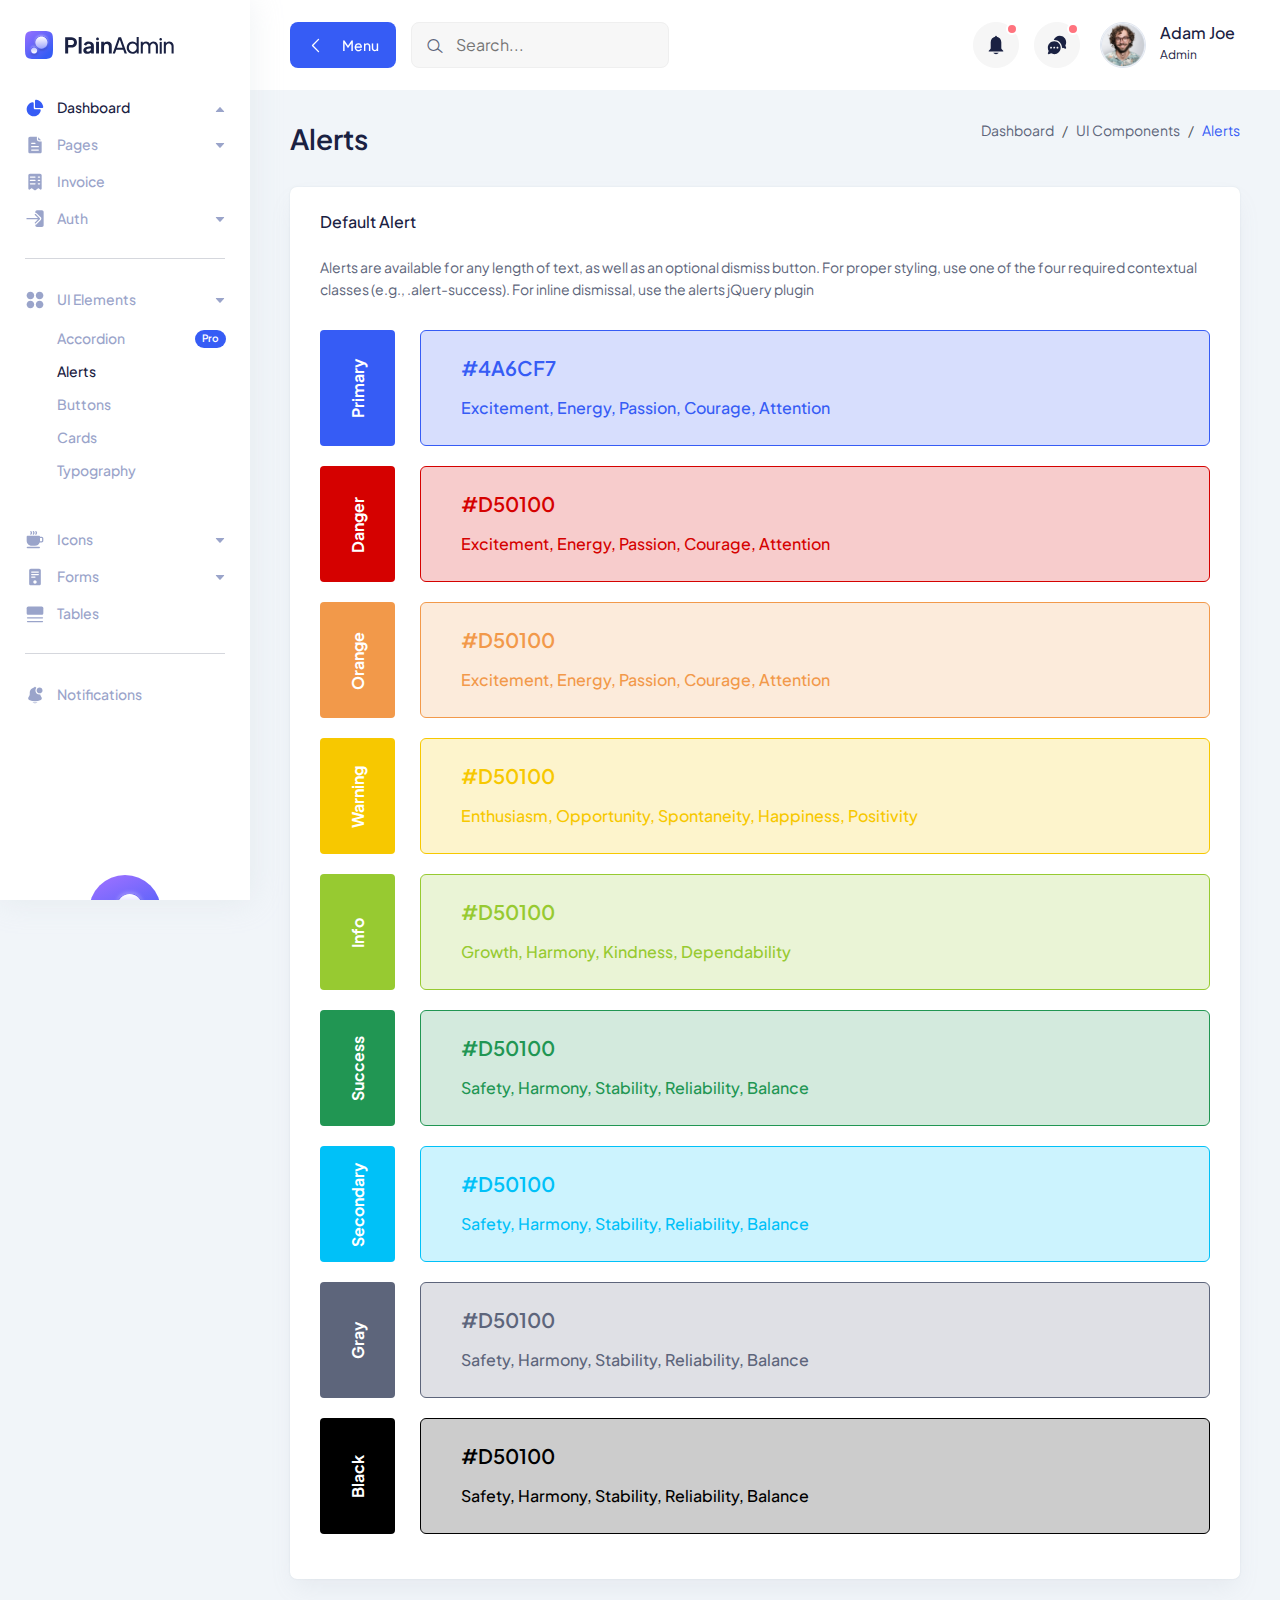
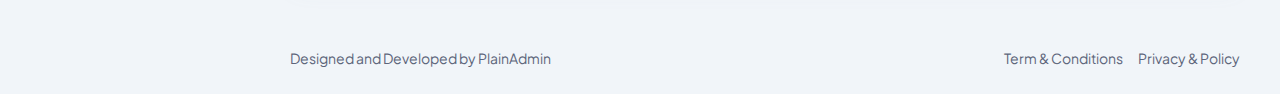
<file: admin/alerts.html>
<!DOCTYPE html>
<html lang="en">
  <head>
    <meta charset="UTF-8" />
    <meta http-equiv="X-UA-Compatible" content="IE=edge" />
    <meta name="viewport" content="width=device-width, initial-scale=1.0" />
    <link rel="shortcut icon" href="assets/images/favicon.svg" type="image/x-icon" />
    <title>Alerts | PlainAdmin Demo</title>

    <!-- ========== All CSS files linkup ========= -->
    <link rel="stylesheet" href="assets/css/bootstrap.min.css" />
    <link rel="stylesheet" href="assets/css/lineicons.css" />
    <link rel="stylesheet" href="assets/css/materialdesignicons.min.css" />
    <link rel="stylesheet" href="assets/css/fullcalendar.css" />
    <link rel="stylesheet" href="assets/css/main.css" />
  </head>
  <body>
    <!-- ======== Preloader =========== -->
    <div id="preloader">
      <div class="spinner"></div>
    </div>
    <!-- ======== Preloader =========== -->

    <!-- ======== sidebar-nav start =========== -->
    <aside class="sidebar-nav-wrapper">
      <div class="navbar-logo">
        <a href="index.html">
          <img src="assets/images/logo/logo.svg" alt="logo" />
        </a>
      </div>
      <nav class="sidebar-nav">
        <ul>
          <li class="nav-item nav-item-has-children">
            <a
              href="#0"
              data-bs-toggle="collapse"
              data-bs-target="#ddmenu_1"
              aria-controls="ddmenu_1"
              aria-expanded="false"
              aria-label="Toggle navigation"
            >
              <span class="icon">
                <svg width="20" height="20" viewBox="0 0 20 20" fill="none" xmlns="http://www.w3.org/2000/svg">
                  <path
                    d="M8.74999 18.3333C12.2376 18.3333 15.1364 15.8128 15.7244 12.4941C15.8448 11.8143 15.2737 11.25 14.5833 11.25H9.99999C9.30966 11.25 8.74999 10.6903 8.74999 10V5.41666C8.74999 4.7263 8.18563 4.15512 7.50586 4.27556C4.18711 4.86357 1.66666 7.76243 1.66666 11.25C1.66666 15.162 4.83797 18.3333 8.74999 18.3333Z" />
                  <path
                    d="M17.0833 10C17.7737 10 18.3432 9.43708 18.2408 8.75433C17.7005 5.14918 14.8508 2.29947 11.2457 1.75912C10.5629 1.6568 10 2.2263 10 2.91665V9.16666C10 9.62691 10.3731 10 10.8333 10H17.0833Z" />
                </svg>
              </span>
              <span class="text">Dashboard</span>
            </a>
            <ul id="ddmenu_1" class="collapse dropdown-nav">
              <li>
                <a href="index.html">
                  <span class="text"> eCommerce </span>
                </a>
              </li>
            </ul>
          </li>
          <li class="nav-item nav-item-has-children">
            <a
              href="#0"
              class="collapsed"
              data-bs-toggle="collapse"
              data-bs-target="#ddmenu_2"
              aria-controls="ddmenu_2"
              aria-expanded="false"
              aria-label="Toggle navigation"
            >
              <span class="icon">
                <svg width="20" height="20" viewBox="0 0 20 20" fill="none" xmlns="http://www.w3.org/2000/svg">
                  <path
                    d="M11.8097 1.66667C11.8315 1.66667 11.8533 1.6671 11.875 1.66796V4.16667C11.875 5.43232 12.901 6.45834 14.1667 6.45834H16.6654C16.6663 6.48007 16.6667 6.50186 16.6667 6.5237V16.6667C16.6667 17.5872 15.9205 18.3333 15 18.3333H5.00001C4.07954 18.3333 3.33334 17.5872 3.33334 16.6667V3.33334C3.33334 2.41286 4.07954 1.66667 5.00001 1.66667H11.8097ZM6.66668 7.70834C6.3215 7.70834 6.04168 7.98816 6.04168 8.33334C6.04168 8.67851 6.3215 8.95834 6.66668 8.95834H10C10.3452 8.95834 10.625 8.67851 10.625 8.33334C10.625 7.98816 10.3452 7.70834 10 7.70834H6.66668ZM6.04168 11.6667C6.04168 12.0118 6.3215 12.2917 6.66668 12.2917H13.3333C13.6785 12.2917 13.9583 12.0118 13.9583 11.6667C13.9583 11.3215 13.6785 11.0417 13.3333 11.0417H6.66668C6.3215 11.0417 6.04168 11.3215 6.04168 11.6667ZM6.66668 14.375C6.3215 14.375 6.04168 14.6548 6.04168 15C6.04168 15.3452 6.3215 15.625 6.66668 15.625H13.3333C13.6785 15.625 13.9583 15.3452 13.9583 15C13.9583 14.6548 13.6785 14.375 13.3333 14.375H6.66668Z" />
                  <path
                    d="M13.125 2.29167L16.0417 5.20834H14.1667C13.5913 5.20834 13.125 4.74197 13.125 4.16667V2.29167Z" />
                </svg>
              </span>
              <span class="text">Pages</span>
            </a>
            <ul id="ddmenu_2" class="collapse dropdown-nav">
              <li>
                <a href="settings.html"> Settings </a>
              </li>
              <li>
                <a href="blank-page.html"> Blank Page </a>
              </li>
            </ul>
          </li>
          <li class="nav-item">
            <a href="invoice.html">
              <span class="icon">
                <svg width="20" height="20" viewBox="0 0 20 20" fill="none" xmlns="http://www.w3.org/2000/svg">
                  <path
                    d="M3.33334 3.35442C3.33334 2.4223 4.07954 1.66666 5.00001 1.66666H15C15.9205 1.66666 16.6667 2.4223 16.6667 3.35442V16.8565C16.6667 17.5519 15.8827 17.9489 15.3333 17.5317L13.8333 16.3924C13.537 16.1673 13.1297 16.1673 12.8333 16.3924L10.5 18.1646C10.2037 18.3896 9.79634 18.3896 9.50001 18.1646L7.16668 16.3924C6.87038 16.1673 6.46298 16.1673 6.16668 16.3924L4.66668 17.5317C4.11731 17.9489 3.33334 17.5519 3.33334 16.8565V3.35442ZM4.79168 5.04218C4.79168 5.39173 5.0715 5.6751 5.41668 5.6751H10C10.3452 5.6751 10.625 5.39173 10.625 5.04218C10.625 4.69264 10.3452 4.40927 10 4.40927H5.41668C5.0715 4.40927 4.79168 4.69264 4.79168 5.04218ZM5.41668 7.7848C5.0715 7.7848 4.79168 8.06817 4.79168 8.41774C4.79168 8.76724 5.0715 9.05066 5.41668 9.05066H10C10.3452 9.05066 10.625 8.76724 10.625 8.41774C10.625 8.06817 10.3452 7.7848 10 7.7848H5.41668ZM4.79168 11.7932C4.79168 12.1428 5.0715 12.4262 5.41668 12.4262H10C10.3452 12.4262 10.625 12.1428 10.625 11.7932C10.625 11.4437 10.3452 11.1603 10 11.1603H5.41668C5.0715 11.1603 4.79168 11.4437 4.79168 11.7932ZM13.3333 4.40927C12.9882 4.40927 12.7083 4.69264 12.7083 5.04218C12.7083 5.39173 12.9882 5.6751 13.3333 5.6751H14.5833C14.9285 5.6751 15.2083 5.39173 15.2083 5.04218C15.2083 4.69264 14.9285 4.40927 14.5833 4.40927H13.3333ZM12.7083 8.41774C12.7083 8.76724 12.9882 9.05066 13.3333 9.05066H14.5833C14.9285 9.05066 15.2083 8.76724 15.2083 8.41774C15.2083 8.06817 14.9285 7.7848 14.5833 7.7848H13.3333C12.9882 7.7848 12.7083 8.06817 12.7083 8.41774ZM13.3333 11.1603C12.9882 11.1603 12.7083 11.4437 12.7083 11.7932C12.7083 12.1428 12.9882 12.4262 13.3333 12.4262H14.5833C14.9285 12.4262 15.2083 12.1428 15.2083 11.7932C15.2083 11.4437 14.9285 11.1603 14.5833 11.1603H13.3333Z" />
                </svg>
              </span>
              <span class="text">Invoice</span>
            </a>
          </li>
          <li class="nav-item nav-item-has-children">
            <a
              href="#0"
              class="collapsed"
              data-bs-toggle="collapse"
              data-bs-target="#ddmenu_3"
              aria-controls="ddmenu_3"
              aria-expanded="false"
              aria-label="Toggle navigation"
            >
              <span class="icon">
                <svg width="20" height="20" viewBox="0 0 20 20" fill="none" xmlns="http://www.w3.org/2000/svg">
                  <path
                    d="M14.9211 10.1294C15.1652 9.88534 15.1652 9.48967 14.9211 9.24559L10.7544 5.0789C10.5103 4.83482 10.1147 4.83482 9.87057 5.0789C9.62649 5.32297 9.62649 5.71871 9.87057 5.96278L12.9702 9.06251H1.97916C1.63398 9.06251 1.35416 9.34234 1.35416 9.68751C1.35416 10.0327 1.63398 10.3125 1.97916 10.3125H12.9702L9.87057 13.4123C9.62649 13.6563 9.62649 14.052 9.87057 14.2961C10.1147 14.5402 10.5103 14.5402 10.7544 14.2961L14.9211 10.1294Z" />
                  <path
                    d="M11.6383 15.18L15.805 11.0133C16.5373 10.2811 16.5373 9.09391 15.805 8.36166L11.6383 4.195C11.2722 3.82888 10.7923 3.64582 10.3125 3.64582V3.02082C10.3125 2.10035 11.0587 1.35416 11.9792 1.35416H16.9792C17.8997 1.35416 18.6458 2.10035 18.6458 3.02082V16.3542C18.6458 17.2747 17.8997 18.0208 16.9792 18.0208H11.9792C11.0587 18.0208 10.3125 17.2747 10.3125 16.3542V15.7292C10.7923 15.7292 11.2722 15.5461 11.6383 15.18Z" />
                </svg>
              </span>
              <span class="text">Auth</span>
            </a>
            <ul id="ddmenu_3" class="collapse dropdown-nav">
              <li>
                <a href="signin.html"> Sign In </a>
              </li>
              <li>
                <a href="signup.html"> Sign Up </a>
              </li>
            </ul>
          </li>
          <span class="divider"><hr /></span>
          <li class="nav-item nav-item-has-children">
            <a
              href="#0"
              class="collapsed"
              data-bs-toggle="collapse"
              data-bs-target="#ddmenu_4"
              aria-controls="ddmenu_4"
              aria-expanded="false"
              aria-label="Toggle navigation"
            >
              <span class="icon">
                <svg width="20" height="20" viewBox="0 0 20 20" fill="none" xmlns="http://www.w3.org/2000/svg">
                  <path
                    d="M1.66666 5.41669C1.66666 3.34562 3.34559 1.66669 5.41666 1.66669C7.48772 1.66669 9.16666 3.34562 9.16666 5.41669C9.16666 7.48775 7.48772 9.16669 5.41666 9.16669C3.34559 9.16669 1.66666 7.48775 1.66666 5.41669Z" />
                  <path
                    d="M1.66666 14.5834C1.66666 12.5123 3.34559 10.8334 5.41666 10.8334C7.48772 10.8334 9.16666 12.5123 9.16666 14.5834C9.16666 16.6545 7.48772 18.3334 5.41666 18.3334C3.34559 18.3334 1.66666 16.6545 1.66666 14.5834Z" />
                  <path
                    d="M10.8333 5.41669C10.8333 3.34562 12.5123 1.66669 14.5833 1.66669C16.6544 1.66669 18.3333 3.34562 18.3333 5.41669C18.3333 7.48775 16.6544 9.16669 14.5833 9.16669C12.5123 9.16669 10.8333 7.48775 10.8333 5.41669Z" />
                  <path
                    d="M10.8333 14.5834C10.8333 12.5123 12.5123 10.8334 14.5833 10.8334C16.6544 10.8334 18.3333 12.5123 18.3333 14.5834C18.3333 16.6545 16.6544 18.3334 14.5833 18.3334C12.5123 18.3334 10.8333 16.6545 10.8333 14.5834Z" />
                </svg>
              </span>
              <span class="text">UI Elements </span>
            </a>
            <ul id="ddmenu_4" class="collapsed show dropdown-nav">
              <li>
                <a href="accordion.html">
                  <span class="text">
                    Accordion <span class="pro-badge">Pro</span>
                  </span>
                </a>
              </li>
              <li>
                <a href="alerts.html" class="active"> Alerts </a>
              </li>
              <li>
                <a href="buttons.html"> Buttons </a>
              </li>
              <li>
                <a href="cards.html"> Cards </a>
              </li>
              <li>
                <a href="typography.html"> Typography </a>
              </li>
            </ul>
          </li>
          <li class="nav-item nav-item-has-children">
            <a
              href="#0"
              class="collapsed"
              data-bs-toggle="collapse"
              data-bs-target="#ddmenu_55"
              aria-controls="ddmenu_55"
              aria-expanded="false"
              aria-label="Toggle navigation"
            >
              <span class="icon">
                <svg width="20" height="20" viewBox="0 0 20 20" fill="none" xmlns="http://www.w3.org/2000/svg">
                  <path
                    d="M5.48663 1.1466C5.77383 0.955131 6.16188 1.03274 6.35335 1.31994L6.87852 2.10769C7.20508 2.59755 7.20508 3.23571 6.87852 3.72556L6.35335 4.51331C6.16188 4.80052 5.77383 4.87813 5.48663 4.68666C5.19943 4.49519 5.12182 4.10715 5.31328 3.81994L5.83845 3.03219C5.88511 2.96221 5.88511 2.87105 5.83845 2.80106L5.31328 2.01331C5.12182 1.72611 5.19943 1.33806 5.48663 1.1466Z" />
                  <path
                    d="M2.49999 5.83331C2.03976 5.83331 1.66666 6.2064 1.66666 6.66665V10.8333C1.66666 13.5948 3.90523 15.8333 6.66666 15.8333H9.99999C12.1856 15.8333 14.0436 14.431 14.7235 12.4772C14.8134 12.4922 14.9058 12.5 15 12.5H16.6667C17.5872 12.5 18.3333 11.7538 18.3333 10.8333V8.33331C18.3333 7.41284 17.5872 6.66665 16.6667 6.66665H15C15 6.2064 14.6269 5.83331 14.1667 5.83331H2.49999ZM14.9829 11.2496C14.9942 11.1123 15 10.9735 15 10.8333V7.91665H16.6667C16.8967 7.91665 17.0833 8.10319 17.0833 8.33331V10.8333C17.0833 11.0634 16.8967 11.25 16.6667 11.25H15L14.9898 11.2498L14.9829 11.2496Z" />
                  <path
                    d="M8.85332 1.31994C8.6619 1.03274 8.27383 0.955131 7.98663 1.1466C7.69943 1.33806 7.62182 1.72611 7.81328 2.01331L8.33848 2.80106C8.38507 2.87105 8.38507 2.96221 8.33848 3.03219L7.81328 3.81994C7.62182 4.10715 7.69943 4.49519 7.98663 4.68666C8.27383 4.87813 8.6619 4.80052 8.85332 4.51331L9.37848 3.72556C9.70507 3.23571 9.70507 2.59755 9.37848 2.10769L8.85332 1.31994Z" />
                  <path
                    d="M10.4867 1.1466C10.7738 0.955131 11.1619 1.03274 11.3533 1.31994L11.8785 2.10769C12.2051 2.59755 12.2051 3.23571 11.8785 3.72556L11.3533 4.51331C11.1619 4.80052 10.7738 4.87813 10.4867 4.68666C10.1994 4.49519 10.1218 4.10715 10.3133 3.81994L10.8385 3.03219C10.8851 2.96221 10.8851 2.87105 10.8385 2.80106L10.3133 2.01331C10.1218 1.72611 10.1994 1.33806 10.4867 1.1466Z" />
                  <path
                    d="M2.49999 16.6667C2.03976 16.6667 1.66666 17.0398 1.66666 17.5C1.66666 17.9602 2.03976 18.3334 2.49999 18.3334H14.1667C14.6269 18.3334 15 17.9602 15 17.5C15 17.0398 14.6269 16.6667 14.1667 16.6667H2.49999Z" />
                </svg>
              </span>
              <span class="text">Icons</span>
            </a>
            <ul id="ddmenu_55" class="collapse dropdown-nav">
              <li>
                <a href="icons.html"> LineIcons </a>
              </li>
              <li>
                <a href="mdi-icons.html"> MDI Icons </a>
              </li>
            </ul>
          </li>
          <li class="nav-item nav-item-has-children">
            <a
              href="#0"
              class="collapsed"
              data-bs-toggle="collapse"
              data-bs-target="#ddmenu_5"
              aria-controls="ddmenu_5"
              aria-expanded="false"
              aria-label="Toggle navigation"
            >
              <span class="icon">
                <svg width="20" height="20" viewBox="0 0 20 20" fill="none" xmlns="http://www.w3.org/2000/svg">
                  <path
                    d="M4.16666 3.33335C4.16666 2.41288 4.91285 1.66669 5.83332 1.66669H14.1667C15.0872 1.66669 15.8333 2.41288 15.8333 3.33335V16.6667C15.8333 17.5872 15.0872 18.3334 14.1667 18.3334H5.83332C4.91285 18.3334 4.16666 17.5872 4.16666 16.6667V3.33335ZM6.04166 5.00002C6.04166 5.3452 6.32148 5.62502 6.66666 5.62502H13.3333C13.6785 5.62502 13.9583 5.3452 13.9583 5.00002C13.9583 4.65485 13.6785 4.37502 13.3333 4.37502H6.66666C6.32148 4.37502 6.04166 4.65485 6.04166 5.00002ZM6.66666 6.87502C6.32148 6.87502 6.04166 7.15485 6.04166 7.50002C6.04166 7.8452 6.32148 8.12502 6.66666 8.12502H13.3333C13.6785 8.12502 13.9583 7.8452 13.9583 7.50002C13.9583 7.15485 13.6785 6.87502 13.3333 6.87502H6.66666ZM6.04166 10C6.04166 10.3452 6.32148 10.625 6.66666 10.625H9.99999C10.3452 10.625 10.625 10.3452 10.625 10C10.625 9.65485 10.3452 9.37502 9.99999 9.37502H6.66666C6.32148 9.37502 6.04166 9.65485 6.04166 10ZM9.99999 16.6667C10.9205 16.6667 11.6667 15.9205 11.6667 15C11.6667 14.0795 10.9205 13.3334 9.99999 13.3334C9.07949 13.3334 8.33332 14.0795 8.33332 15C8.33332 15.9205 9.07949 16.6667 9.99999 16.6667Z" />
                </svg>
              </span>
              <span class="text"> Forms </span>
            </a>
            <ul id="ddmenu_5" class="collapse dropdown-nav">
              <li>
                <a href="form-elements.html"> Form Elements </a>
              </li>
              <li>
                <a href="form-layout.html">
                  <span class="text">
                    Form Layout <span class="pro-badge">Pro</span>
                  </span>
                </a>
              </li>
            </ul>
          </li>
          <li class="nav-item">
            <a href="tables.html">
              <span class="icon">
                <svg width="20" height="20" viewBox="0 0 20 20" fill="none" xmlns="http://www.w3.org/2000/svg">
                  <path
                    d="M1.66666 4.16667C1.66666 3.24619 2.41285 2.5 3.33332 2.5H16.6667C17.5872 2.5 18.3333 3.24619 18.3333 4.16667V9.16667C18.3333 10.0872 17.5872 10.8333 16.6667 10.8333H3.33332C2.41285 10.8333 1.66666 10.0872 1.66666 9.16667V4.16667Z" />
                  <path
                    d="M1.875 13.75C1.875 13.4048 2.15483 13.125 2.5 13.125H17.5C17.8452 13.125 18.125 13.4048 18.125 13.75C18.125 14.0952 17.8452 14.375 17.5 14.375H2.5C2.15483 14.375 1.875 14.0952 1.875 13.75Z" />
                  <path
                    d="M2.5 16.875C2.15483 16.875 1.875 17.1548 1.875 17.5C1.875 17.8452 2.15483 18.125 2.5 18.125H17.5C17.8452 18.125 18.125 17.8452 18.125 17.5C18.125 17.1548 17.8452 16.875 17.5 16.875H2.5Z" />
                </svg>
              </span>
              <span class="text">Tables</span>
            </a>
          </li>
          <span class="divider"><hr /></span>

          <li class="nav-item">
            <a href="notification.html">
              <span class="icon">
                <svg width="20" height="20" viewBox="0 0 20 20" fill="none" xmlns="http://www.w3.org/2000/svg">
                  <path
                    d="M10.8333 2.50008C10.8333 2.03984 10.4602 1.66675 9.99999 1.66675C9.53975 1.66675 9.16666 2.03984 9.16666 2.50008C9.16666 2.96032 9.53975 3.33341 9.99999 3.33341C10.4602 3.33341 10.8333 2.96032 10.8333 2.50008Z" />
                  <path
                    d="M17.5 5.41673C17.5 7.02756 16.1942 8.33339 14.5833 8.33339C12.9725 8.33339 11.6667 7.02756 11.6667 5.41673C11.6667 3.80589 12.9725 2.50006 14.5833 2.50006C16.1942 2.50006 17.5 3.80589 17.5 5.41673Z" />
                  <path
                    d="M11.4272 2.69637C10.9734 2.56848 10.4947 2.50006 10 2.50006C7.10054 2.50006 4.75003 4.85057 4.75003 7.75006V9.20873C4.75003 9.72814 4.62082 10.2393 4.37404 10.6963L3.36705 12.5611C2.89938 13.4272 3.26806 14.5081 4.16749 14.9078C7.88074 16.5581 12.1193 16.5581 15.8326 14.9078C16.732 14.5081 17.1007 13.4272 16.633 12.5611L15.626 10.6963C15.43 10.3333 15.3081 9.93606 15.2663 9.52773C15.0441 9.56431 14.8159 9.58339 14.5833 9.58339C12.2822 9.58339 10.4167 7.71791 10.4167 5.41673C10.4167 4.37705 10.7975 3.42631 11.4272 2.69637Z" />
                  <path
                    d="M7.48901 17.1925C8.10004 17.8918 8.99841 18.3335 10 18.3335C11.0016 18.3335 11.9 17.8918 12.511 17.1925C10.8482 17.4634 9.15183 17.4634 7.48901 17.1925Z" />
                </svg>
              </span>
              <span class="text">Notifications</span>
            </a>
          </li>
        </ul>
      </nav>
      <div class="promo-box">
        <div class="promo-icon">
          <img class="mx-auto" src="./assets/images/logo/logo-icon-big.svg" alt="Logo">
        </div>
        <h3>Upgrade to PRO</h3>
        <p>Improve your development process and start doing more with PlainAdmin PRO!</p>
        <a href="https://plainadmin.com/pro" target="_blank" rel="nofollow" class="main-btn primary-btn btn-hover">
          Upgrade to PRO
        </a>
      </div>
    </aside>
    <div class="overlay"></div>
    <!-- ======== sidebar-nav end =========== -->

    <!-- ======== main-wrapper start =========== -->
    <main class="main-wrapper">
      <!-- ========== header start ========== -->
      <header class="header">
        <div class="container-fluid">
          <div class="row">
            <div class="col-lg-5 col-md-5 col-6">
              <div class="header-left d-flex align-items-center">
                <div class="menu-toggle-btn mr-15">
                  <button id="menu-toggle" class="main-btn primary-btn btn-hover">
                    <i class="lni lni-chevron-left me-2"></i> Menu
                  </button>
                </div>
                <div class="header-search d-none d-md-flex">
                  <form action="#">
                    <input type="text" placeholder="Search..." />
                    <button><i class="lni lni-search-alt"></i></button>
                  </form>
                </div>
              </div>
            </div>
            <div class="col-lg-7 col-md-7 col-6">
              <div class="header-right">
                <!-- notification start -->
                <div class="notification-box ml-15 d-none d-md-flex">
                  <button class="dropdown-toggle" type="button" id="notification" data-bs-toggle="dropdown"
                    aria-expanded="false">
                    <svg width="22" height="22" viewBox="0 0 22 22" fill="none" xmlns="http://www.w3.org/2000/svg">
                      <path
                        d="M11 20.1667C9.88317 20.1667 8.88718 19.63 8.23901 18.7917H13.761C13.113 19.63 12.1169 20.1667 11 20.1667Z"
                        fill="" />
                      <path
                        d="M10.1157 2.74999C10.1157 2.24374 10.5117 1.83333 11 1.83333C11.4883 1.83333 11.8842 2.24374 11.8842 2.74999V2.82604C14.3932 3.26245 16.3051 5.52474 16.3051 8.24999V14.287C16.3051 14.5301 16.3982 14.7633 16.564 14.9352L18.2029 16.6342C18.4814 16.9229 18.2842 17.4167 17.8903 17.4167H4.10961C3.71574 17.4167 3.5185 16.9229 3.797 16.6342L5.43589 14.9352C5.6017 14.7633 5.69485 14.5301 5.69485 14.287V8.24999C5.69485 5.52474 7.60672 3.26245 10.1157 2.82604V2.74999Z"
                        fill="" />
                    </svg>
                    <span></span>
                  </button>
                  <ul class="dropdown-menu dropdown-menu-end" aria-labelledby="notification">
                    <li>
                      <a href="#0">
                        <div class="image">
                          <img src="assets/images/lead/lead-6.png" alt="" />
                        </div>
                        <div class="content">
                          <h6>
                            John Doe
                            <span class="text-regular">
                              comment on a product.
                            </span>
                          </h6>
                          <p>
                            Lorem ipsum dolor sit amet, consect etur adipiscing
                            elit Vivamus tortor.
                          </p>
                          <span>10 mins ago</span>
                        </div>
                      </a>
                    </li>
                    <li>
                      <a href="#0">
                        <div class="image">
                          <img src="assets/images/lead/lead-1.png" alt="" />
                        </div>
                        <div class="content">
                          <h6>
                            Jonathon
                            <span class="text-regular">
                              like on a product.
                            </span>
                          </h6>
                          <p>
                            Lorem ipsum dolor sit amet, consect etur adipiscing
                            elit Vivamus tortor.
                          </p>
                          <span>10 mins ago</span>
                        </div>
                      </a>
                    </li>
                  </ul>
                </div>
                <!-- notification end -->
                <!-- message start -->
                <div class="header-message-box ml-15 d-none d-md-flex">
                  <button class="dropdown-toggle" type="button" id="message" data-bs-toggle="dropdown"
                    aria-expanded="false">
                    <svg width="22" height="22" viewBox="0 0 22 22" fill="none" xmlns="http://www.w3.org/2000/svg">
                      <path
                        d="M7.74866 5.97421C7.91444 5.96367 8.08162 5.95833 8.25005 5.95833C12.5532 5.95833 16.0417 9.4468 16.0417 13.75C16.0417 13.9184 16.0364 14.0856 16.0259 14.2514C16.3246 14.138 16.6127 14.003 16.8883 13.8482L19.2306 14.629C19.7858 14.8141 20.3141 14.2858 20.129 13.7306L19.3482 11.3882C19.8694 10.4604 20.1667 9.38996 20.1667 8.25C20.1667 4.70617 17.2939 1.83333 13.75 1.83333C11.0077 1.83333 8.66702 3.55376 7.74866 5.97421Z"
                        fill="" />
                      <path
                        d="M14.6667 13.75C14.6667 17.2938 11.7939 20.1667 8.25004 20.1667C7.11011 20.1667 6.03962 19.8694 5.11182 19.3482L2.76946 20.129C2.21421 20.3141 1.68597 19.7858 1.87105 19.2306L2.65184 16.8882C2.13062 15.9604 1.83338 14.89 1.83338 13.75C1.83338 10.2062 4.70622 7.33333 8.25004 7.33333C11.7939 7.33333 14.6667 10.2062 14.6667 13.75ZM5.95838 13.75C5.95838 13.2437 5.54797 12.8333 5.04171 12.8333C4.53545 12.8333 4.12504 13.2437 4.12504 13.75C4.12504 14.2563 4.53545 14.6667 5.04171 14.6667C5.54797 14.6667 5.95838 14.2563 5.95838 13.75ZM9.16671 13.75C9.16671 13.2437 8.7563 12.8333 8.25004 12.8333C7.74379 12.8333 7.33338 13.2437 7.33338 13.75C7.33338 14.2563 7.74379 14.6667 8.25004 14.6667C8.7563 14.6667 9.16671 14.2563 9.16671 13.75ZM11.4584 14.6667C11.9647 14.6667 12.375 14.2563 12.375 13.75C12.375 13.2437 11.9647 12.8333 11.4584 12.8333C10.9521 12.8333 10.5417 13.2437 10.5417 13.75C10.5417 14.2563 10.9521 14.6667 11.4584 14.6667Z"
                        fill="" />
                    </svg>
                    <span></span>
                  </button>
                  <ul class="dropdown-menu dropdown-menu-end" aria-labelledby="message">
                    <li>
                      <a href="#0">
                        <div class="image">
                          <img src="assets/images/lead/lead-5.png" alt="" />
                        </div>
                        <div class="content">
                          <h6>Jacob Jones</h6>
                          <p>Hey!I can across your profile and ...</p>
                          <span>10 mins ago</span>
                        </div>
                      </a>
                    </li>
                    <li>
                      <a href="#0">
                        <div class="image">
                          <img src="assets/images/lead/lead-3.png" alt="" />
                        </div>
                        <div class="content">
                          <h6>John Doe</h6>
                          <p>Would you mind please checking out</p>
                          <span>12 mins ago</span>
                        </div>
                      </a>
                    </li>
                    <li>
                      <a href="#0">
                        <div class="image">
                          <img src="assets/images/lead/lead-2.png" alt="" />
                        </div>
                        <div class="content">
                          <h6>Anee Lee</h6>
                          <p>Hey! are you available for freelance?</p>
                          <span>1h ago</span>
                        </div>
                      </a>
                    </li>
                  </ul>
                </div>
                <!-- message end -->
                <!-- profile start -->
                <div class="profile-box ml-15">
                  <button class="dropdown-toggle bg-transparent border-0" type="button" id="profile"
                    data-bs-toggle="dropdown" aria-expanded="false">
                    <div class="profile-info">
                      <div class="info">
                        <div class="image">
                          <img src="assets/images/profile/profile-image.png" alt="" />
                        </div>
                        <div>
                          <h6 class="fw-500">Adam Joe</h6>
                          <p>Admin</p>
                        </div>
                      </div>
                    </div>
                  </button>
                  <ul class="dropdown-menu dropdown-menu-end" aria-labelledby="profile">
                    <li>
                      <div class="author-info flex items-center !p-1">
                        <div class="image">
                          <img src="assets/images/profile/profile-image.png" alt="image">
                        </div>
                        <div class="content">
                          <h4 class="text-sm">Adam Joe</h4>
                          <a class="text-black/40 dark:text-white/40 hover:text-black dark:hover:text-white text-xs"
                            href="#">Email@gmail.com</a>
                        </div>
                      </div>
                    </li>
                    <li class="divider"></li>
                    <li>
                      <a href="#0">
                        <i class="lni lni-user"></i> View Profile
                      </a>
                    </li>
                    <li>
                      <a href="#0">
                        <i class="lni lni-alarm"></i> Notifications
                      </a>
                    </li>
                    <li>
                      <a href="#0"> <i class="lni lni-inbox"></i> Messages </a>
                    </li>
                    <li>
                      <a href="#0"> <i class="lni lni-cog"></i> Settings </a>
                    </li>
                    <li class="divider"></li>
                    <li>
                      <a href="#0"> <i class="lni lni-exit"></i> Sign Out </a>
                    </li>
                  </ul>
                </div>
                <!-- profile end -->
              </div>
            </div>
          </div>
        </div>
      </header>
      <!-- ========== header end ========== -->

      <!-- ========== alert components start ========== -->
      <section class="alert-components">
        <div class="container-fluid">
          <!-- ========== title-wrapper start ========== -->
          <div class="title-wrapper pt-30">
            <div class="row align-items-center">
              <div class="col-md-6">
                <div class="title">
                  <h2>Alerts</h2>
                </div>
              </div>
              <!-- end col -->
              <div class="col-md-6">
                <div class="breadcrumb-wrapper">
                  <nav aria-label="breadcrumb">
                    <ol class="breadcrumb">
                      <li class="breadcrumb-item">
                        <a href="#0">Dashboard</a>
                      </li>
                      <li class="breadcrumb-item">
                        <a href="#0">UI Components</a>
                      </li>
                      <li class="breadcrumb-item active" aria-current="page">
                        Alerts
                      </li>
                    </ol>
                  </nav>
                </div>
              </div>
              <!-- end col -->
            </div>
            <!-- end row -->
          </div>
          <!-- ========== title-wrapper end ========== -->

          <!-- ========== alerts-wrapper start ========== -->
          <div class="alerts-wrapper">
            <div class="card-style mb-30">
              <h5 class="text-medium mb-25">Default Alert</h5>
              <p class="text-sm mb-30">
                Alerts are available for any length of text, as well as an
                optional dismiss button. For proper styling, use one of the four
                required contextual classes (e.g., .alert-success). For inline
                dismissal, use the alerts jQuery plugin
              </p>
              <div class="alert-list-wrapper">
                <div class="alert-box primary-alert pl-100">
                  <div class="left">
                    <h5 class="text-bold">Primary</h5>
                  </div>
                  <div class="alert">
                    <h4 class="alert-heading">#4A6CF7</h4>
                    <p class="text-medium">
                      Excitement, Energy, Passion, Courage, Attention
                    </p>
                  </div>
                </div>
                <!-- end alert-box -->
                <div class="alert-box danger-alert pl-100">
                  <div class="left">
                    <h5 class="text-bold">Danger</h5>
                  </div>
                  <div class="alert">
                    <h4 class="alert-heading">#D50100</h4>
                    <p class="text-medium">
                      Excitement, Energy, Passion, Courage, Attention
                    </p>
                  </div>
                </div>
                <!-- end alert-box -->
                <div class="alert-box orange-alert pl-100">
                  <div class="left">
                    <h5 class="text-bold">Orange</h5>
                  </div>
                  <div class="alert">
                    <h4 class="alert-heading">#D50100</h4>
                    <p class="text-medium">
                      Excitement, Energy, Passion, Courage, Attention
                    </p>
                  </div>
                </div>
                <!-- end alert-box -->
                <div class="alert-box warning-alert pl-100">
                  <div class="left">
                    <h5 class="text-bold">Warning</h5>
                  </div>
                  <div class="alert">
                    <h4 class="alert-heading">#D50100</h4>
                    <p class="text-medium">
                      Enthusiasm, Opportunity, Spontaneity, Happiness,
                      Positivity
                    </p>
                  </div>
                </div>
                <!-- end alert-box -->
                <div class="alert-box info-alert pl-100">
                  <div class="left">
                    <h5 class="text-bold">Info</h5>
                  </div>
                  <div class="alert">
                    <h4 class="alert-heading">#D50100</h4>
                    <p class="text-medium">
                      Growth, Harmony, Kindness, Dependability
                    </p>
                  </div>
                </div>
                <!-- end alert-box -->
                <div class="alert-box success-alert pl-100">
                  <div class="left">
                    <h5 class="text-bold">Success</h5>
                  </div>
                  <div class="alert">
                    <h4 class="alert-heading">#D50100</h4>
                    <p class="text-medium">
                      Safety, Harmony, Stability, Reliability, Balance
                    </p>
                  </div>
                </div>
                <!-- end alert-box -->
                <div class="alert-box secondary-alert pl-100">
                  <div class="left">
                    <h5 class="text-bold">Secondary</h5>
                  </div>
                  <div class="alert">
                    <h4 class="alert-heading">#D50100</h4>
                    <p class="text-medium">
                      Safety, Harmony, Stability, Reliability, Balance
                    </p>
                  </div>
                </div>
                <!-- end alert-box -->
                <div class="alert-box gray-alert pl-100">
                  <div class="left">
                    <h5 class="text-bold">Gray</h5>
                  </div>
                  <div class="alert">
                    <h4 class="alert-heading">#D50100</h4>
                    <p class="text-medium">
                      Safety, Harmony, Stability, Reliability, Balance
                    </p>
                  </div>
                </div>
                <!-- end alert-box -->
                <div class="alert-box black-alert pl-100">
                  <div class="left">
                    <h5 class="text-bold">Black</h5>
                  </div>
                  <div class="alert">
                    <h4 class="alert-heading">#D50100</h4>
                    <p class="text-medium">
                      Safety, Harmony, Stability, Reliability, Balance
                    </p>
                  </div>
                </div>
                <!-- end alert-box -->
              </div>
            </div>
          </div>
          <!-- ========== alerts-wrapper end ========== -->
        </div>
        <!-- end container -->
      </section>
      <!-- ========== alert components end ========== -->

      <!-- ========== footer start =========== -->
      <footer class="footer">
        <div class="container-fluid">
          <div class="row">
            <div class="col-md-6 order-last order-md-first">
              <div class="copyright text-center text-md-start">
                <p class="text-sm">
                  Designed and Developed by
                  <a href="https://plainadmin.com" rel="nofollow" target="_blank">
                    PlainAdmin
                  </a>
                </p>
              </div>
            </div>
            <!-- end col-->
            <div class="col-md-6">
              <div class="terms d-flex justify-content-center justify-content-md-end">
                <a href="#0" class="text-sm">Term & Conditions</a>
                <a href="#0" class="text-sm ml-15">Privacy & Policy</a>
              </div>
            </div>
          </div>
          <!-- end row -->
        </div>
        <!-- end container -->
      </footer>
      <!-- ========== footer end =========== -->
    </main>
    <!-- ======== main-wrapper end =========== -->

    <!-- ========= All Javascript files linkup ======== -->
    <script src="assets/js/bootstrap.bundle.min.js"></script>
    <script src="assets/js/Chart.min.js"></script>
    <script src="assets/js/dynamic-pie-chart.js"></script>
    <script src="assets/js/moment.min.js"></script>
    <script src="assets/js/fullcalendar.js"></script>
    <script src="assets/js/jvectormap.min.js"></script>
    <script src="assets/js/world-merc.js"></script>
    <script src="assets/js/polyfill.js"></script>
    <script src="assets/js/main.js"></script>
  </body>
</html>
</file>
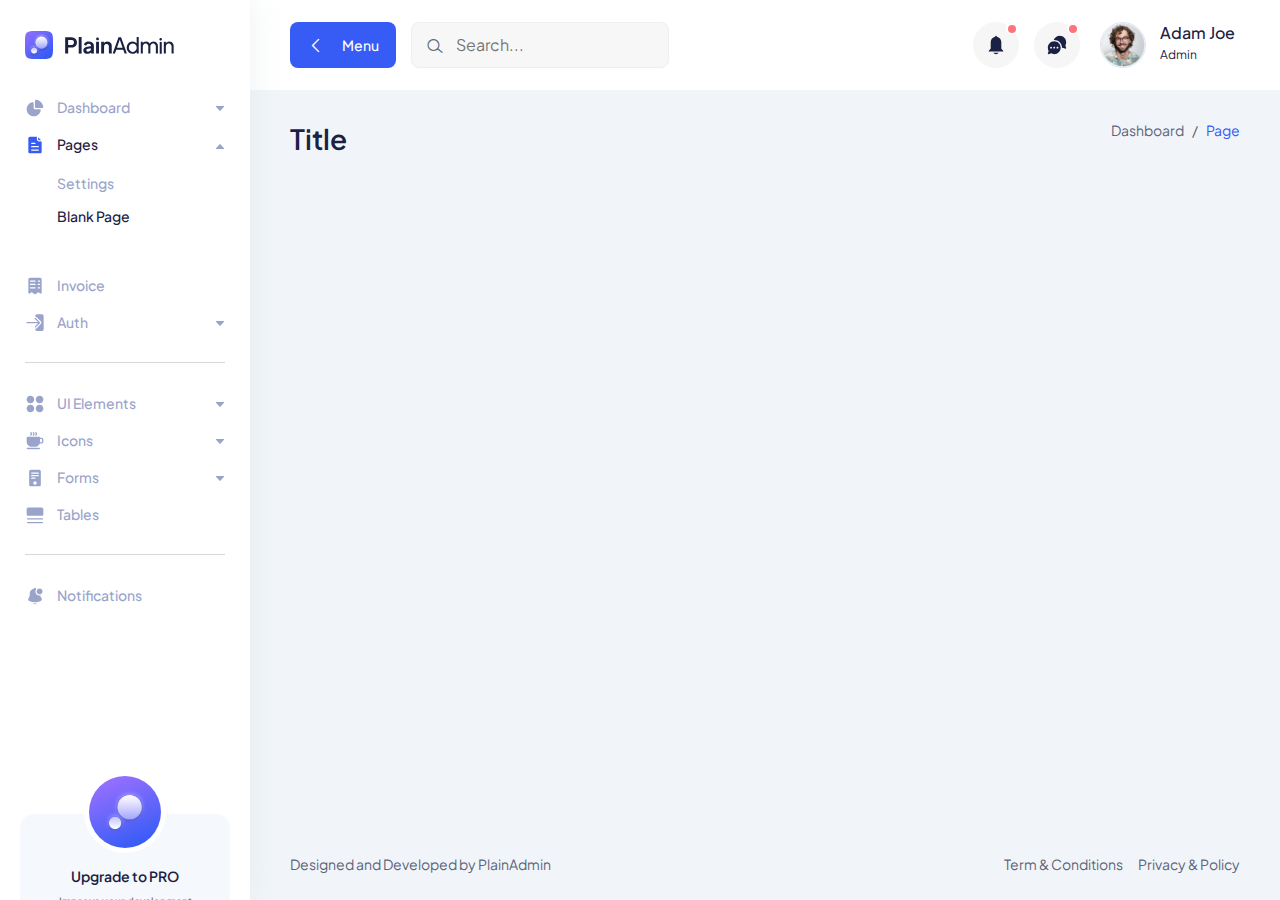
<file: admin/blank-page.html>
<!DOCTYPE html>
<html lang="en">
  <head>
    <meta charset="UTF-8" />
    <meta http-equiv="X-UA-Compatible" content="IE=edge" />
    <meta name="viewport" content="width=device-width, initial-scale=1.0" />
    <link rel="shortcut icon" href="assets/images/favicon.svg" type="image/x-icon" />
    <title>Blank Page | PlainAdmin Demo</title>

    <!-- ========== All CSS files linkup ========= -->
    <link rel="stylesheet" href="assets/css/bootstrap.min.css" />
    <link rel="stylesheet" href="assets/css/lineicons.css" />
    <link rel="stylesheet" href="assets/css/materialdesignicons.min.css" />
    <link rel="stylesheet" href="assets/css/fullcalendar.css" />
    <link rel="stylesheet" href="assets/css/main.css" />
  </head>
  <body>
    <!-- ======== Preloader =========== -->
    <div id="preloader">
      <div class="spinner"></div>
    </div>
    <!-- ======== Preloader =========== -->

    <!-- ======== sidebar-nav start =========== -->
    <aside class="sidebar-nav-wrapper">
      <div class="navbar-logo">
        <a href="index.html">
          <img src="assets/images/logo/logo.svg" alt="logo" />
        </a>
      </div>
      <nav class="sidebar-nav">
        <ul>
          <li class="nav-item nav-item-has-children">
            <a
              href="#0"
              class="collapsed"
              data-bs-toggle="collapse"
              data-bs-target="#ddmenu_1"
              aria-controls="ddmenu_1"
              aria-expanded="false"
              aria-label="Toggle navigation"
            >
              <span class="icon">
                <svg width="20" height="20" viewBox="0 0 20 20" fill="none" xmlns="http://www.w3.org/2000/svg">
                  <path
                    d="M8.74999 18.3333C12.2376 18.3333 15.1364 15.8128 15.7244 12.4941C15.8448 11.8143 15.2737 11.25 14.5833 11.25H9.99999C9.30966 11.25 8.74999 10.6903 8.74999 10V5.41666C8.74999 4.7263 8.18563 4.15512 7.50586 4.27556C4.18711 4.86357 1.66666 7.76243 1.66666 11.25C1.66666 15.162 4.83797 18.3333 8.74999 18.3333Z" />
                  <path
                    d="M17.0833 10C17.7737 10 18.3432 9.43708 18.2408 8.75433C17.7005 5.14918 14.8508 2.29947 11.2457 1.75912C10.5629 1.6568 10 2.2263 10 2.91665V9.16666C10 9.62691 10.3731 10 10.8333 10H17.0833Z" />
                </svg>
              </span>
              <span class="text">Dashboard</span>
            </a>
            <ul id="ddmenu_1" class="collapse dropdown-nav">
              <li>
                <a href="index.html"> eCommerce </a>
              </li>
            </ul>
          </li>
          <li class="nav-item nav-item-has-children">
            <a
              href="#0"
              class=""
              data-bs-toggle="collapse"
              data-bs-target="#ddmenu_2"
              aria-controls="ddmenu_2"
              aria-expanded="false"
              aria-label="Toggle navigation"
            >
              <span class="icon">
                <svg width="20" height="20" viewBox="0 0 20 20" fill="none" xmlns="http://www.w3.org/2000/svg">
                  <path
                    d="M11.8097 1.66667C11.8315 1.66667 11.8533 1.6671 11.875 1.66796V4.16667C11.875 5.43232 12.901 6.45834 14.1667 6.45834H16.6654C16.6663 6.48007 16.6667 6.50186 16.6667 6.5237V16.6667C16.6667 17.5872 15.9205 18.3333 15 18.3333H5.00001C4.07954 18.3333 3.33334 17.5872 3.33334 16.6667V3.33334C3.33334 2.41286 4.07954 1.66667 5.00001 1.66667H11.8097ZM6.66668 7.70834C6.3215 7.70834 6.04168 7.98816 6.04168 8.33334C6.04168 8.67851 6.3215 8.95834 6.66668 8.95834H10C10.3452 8.95834 10.625 8.67851 10.625 8.33334C10.625 7.98816 10.3452 7.70834 10 7.70834H6.66668ZM6.04168 11.6667C6.04168 12.0118 6.3215 12.2917 6.66668 12.2917H13.3333C13.6785 12.2917 13.9583 12.0118 13.9583 11.6667C13.9583 11.3215 13.6785 11.0417 13.3333 11.0417H6.66668C6.3215 11.0417 6.04168 11.3215 6.04168 11.6667ZM6.66668 14.375C6.3215 14.375 6.04168 14.6548 6.04168 15C6.04168 15.3452 6.3215 15.625 6.66668 15.625H13.3333C13.6785 15.625 13.9583 15.3452 13.9583 15C13.9583 14.6548 13.6785 14.375 13.3333 14.375H6.66668Z" />
                  <path
                    d="M13.125 2.29167L16.0417 5.20834H14.1667C13.5913 5.20834 13.125 4.74197 13.125 4.16667V2.29167Z" />
                </svg>
              </span>
              <span class="text">Pages</span>
            </a>
            <ul id="ddmenu_2" class="collapse show dropdown-nav">
              <li>
                <a href="settings.html"> Settings </a>
              </li>
              <li>
                <a href="blank-page.html" class="active"> Blank Page </a>
              </li>
            </ul>
          </li>
          <li class="nav-item">
            <a href="invoice.html">
              <span class="icon">
                <svg width="20" height="20" viewBox="0 0 20 20" fill="none" xmlns="http://www.w3.org/2000/svg">
                  <path
                    d="M3.33334 3.35442C3.33334 2.4223 4.07954 1.66666 5.00001 1.66666H15C15.9205 1.66666 16.6667 2.4223 16.6667 3.35442V16.8565C16.6667 17.5519 15.8827 17.9489 15.3333 17.5317L13.8333 16.3924C13.537 16.1673 13.1297 16.1673 12.8333 16.3924L10.5 18.1646C10.2037 18.3896 9.79634 18.3896 9.50001 18.1646L7.16668 16.3924C6.87038 16.1673 6.46298 16.1673 6.16668 16.3924L4.66668 17.5317C4.11731 17.9489 3.33334 17.5519 3.33334 16.8565V3.35442ZM4.79168 5.04218C4.79168 5.39173 5.0715 5.6751 5.41668 5.6751H10C10.3452 5.6751 10.625 5.39173 10.625 5.04218C10.625 4.69264 10.3452 4.40927 10 4.40927H5.41668C5.0715 4.40927 4.79168 4.69264 4.79168 5.04218ZM5.41668 7.7848C5.0715 7.7848 4.79168 8.06817 4.79168 8.41774C4.79168 8.76724 5.0715 9.05066 5.41668 9.05066H10C10.3452 9.05066 10.625 8.76724 10.625 8.41774C10.625 8.06817 10.3452 7.7848 10 7.7848H5.41668ZM4.79168 11.7932C4.79168 12.1428 5.0715 12.4262 5.41668 12.4262H10C10.3452 12.4262 10.625 12.1428 10.625 11.7932C10.625 11.4437 10.3452 11.1603 10 11.1603H5.41668C5.0715 11.1603 4.79168 11.4437 4.79168 11.7932ZM13.3333 4.40927C12.9882 4.40927 12.7083 4.69264 12.7083 5.04218C12.7083 5.39173 12.9882 5.6751 13.3333 5.6751H14.5833C14.9285 5.6751 15.2083 5.39173 15.2083 5.04218C15.2083 4.69264 14.9285 4.40927 14.5833 4.40927H13.3333ZM12.7083 8.41774C12.7083 8.76724 12.9882 9.05066 13.3333 9.05066H14.5833C14.9285 9.05066 15.2083 8.76724 15.2083 8.41774C15.2083 8.06817 14.9285 7.7848 14.5833 7.7848H13.3333C12.9882 7.7848 12.7083 8.06817 12.7083 8.41774ZM13.3333 11.1603C12.9882 11.1603 12.7083 11.4437 12.7083 11.7932C12.7083 12.1428 12.9882 12.4262 13.3333 12.4262H14.5833C14.9285 12.4262 15.2083 12.1428 15.2083 11.7932C15.2083 11.4437 14.9285 11.1603 14.5833 11.1603H13.3333Z" />
                </svg>
              </span>
              <span class="text">Invoice</span>
            </a>
          </li>
          <li class="nav-item nav-item-has-children">
            <a
              href="#0"
              class="collapsed"
              data-bs-toggle="collapse"
              data-bs-target="#ddmenu_3"
              aria-controls="ddmenu_3"
              aria-expanded="false"
              aria-label="Toggle navigation"
            >
              <span class="icon">
                <svg width="20" height="20" viewBox="0 0 20 20" fill="none" xmlns="http://www.w3.org/2000/svg">
                  <path
                    d="M14.9211 10.1294C15.1652 9.88534 15.1652 9.48967 14.9211 9.24559L10.7544 5.0789C10.5103 4.83482 10.1147 4.83482 9.87057 5.0789C9.62649 5.32297 9.62649 5.71871 9.87057 5.96278L12.9702 9.06251H1.97916C1.63398 9.06251 1.35416 9.34234 1.35416 9.68751C1.35416 10.0327 1.63398 10.3125 1.97916 10.3125H12.9702L9.87057 13.4123C9.62649 13.6563 9.62649 14.052 9.87057 14.2961C10.1147 14.5402 10.5103 14.5402 10.7544 14.2961L14.9211 10.1294Z" />
                  <path
                    d="M11.6383 15.18L15.805 11.0133C16.5373 10.2811 16.5373 9.09391 15.805 8.36166L11.6383 4.195C11.2722 3.82888 10.7923 3.64582 10.3125 3.64582V3.02082C10.3125 2.10035 11.0587 1.35416 11.9792 1.35416H16.9792C17.8997 1.35416 18.6458 2.10035 18.6458 3.02082V16.3542C18.6458 17.2747 17.8997 18.0208 16.9792 18.0208H11.9792C11.0587 18.0208 10.3125 17.2747 10.3125 16.3542V15.7292C10.7923 15.7292 11.2722 15.5461 11.6383 15.18Z" />
                </svg>
              </span>
              <span class="text">Auth</span>
            </a>
            <ul id="ddmenu_3" class="collapse dropdown-nav">
              <li>
                <a href="signin.html"> Sign In </a>
              </li>
              <li>
                <a href="signup.html"> Sign Up </a>
              </li>
            </ul>
          </li>
          <span class="divider"><hr /></span>
          <li class="nav-item nav-item-has-children">
            <a
              href="#0"
              class="collapsed"
              data-bs-toggle="collapse"
              data-bs-target="#ddmenu_4"
              aria-controls="ddmenu_4"
              aria-expanded="false"
              aria-label="Toggle navigation"
            >
              <span class="icon">
                <svg width="20" height="20" viewBox="0 0 20 20" fill="none" xmlns="http://www.w3.org/2000/svg">
                  <path
                    d="M1.66666 5.41669C1.66666 3.34562 3.34559 1.66669 5.41666 1.66669C7.48772 1.66669 9.16666 3.34562 9.16666 5.41669C9.16666 7.48775 7.48772 9.16669 5.41666 9.16669C3.34559 9.16669 1.66666 7.48775 1.66666 5.41669Z" />
                  <path
                    d="M1.66666 14.5834C1.66666 12.5123 3.34559 10.8334 5.41666 10.8334C7.48772 10.8334 9.16666 12.5123 9.16666 14.5834C9.16666 16.6545 7.48772 18.3334 5.41666 18.3334C3.34559 18.3334 1.66666 16.6545 1.66666 14.5834Z" />
                  <path
                    d="M10.8333 5.41669C10.8333 3.34562 12.5123 1.66669 14.5833 1.66669C16.6544 1.66669 18.3333 3.34562 18.3333 5.41669C18.3333 7.48775 16.6544 9.16669 14.5833 9.16669C12.5123 9.16669 10.8333 7.48775 10.8333 5.41669Z" />
                  <path
                    d="M10.8333 14.5834C10.8333 12.5123 12.5123 10.8334 14.5833 10.8334C16.6544 10.8334 18.3333 12.5123 18.3333 14.5834C18.3333 16.6545 16.6544 18.3334 14.5833 18.3334C12.5123 18.3334 10.8333 16.6545 10.8333 14.5834Z" />
                </svg>
              </span>
              <span class="text">UI Elements </span>
            </a>
            <ul id="ddmenu_4" class="collapse dropdown-nav">
              <li>
                <a href="alerts.html"> Alerts </a>
              </li>
              <li>
                <a href="buttons.html"> Buttons </a>
              </li>
              <li>
                <a href="cards.html"> Cards </a>
              </li>
              <li>
                <a href="typography.html"> Typography </a>
              </li>
            </ul>
          </li>
          <li class="nav-item nav-item-has-children">
            <a
              href="#0"
              class="collapsed"
              data-bs-toggle="collapse"
              data-bs-target="#ddmenu_55"
              aria-controls="ddmenu_55"
              aria-expanded="false"
              aria-label="Toggle navigation"
            >
              <span class="icon">
                <svg width="20" height="20" viewBox="0 0 20 20" fill="none" xmlns="http://www.w3.org/2000/svg">
                  <path
                    d="M5.48663 1.1466C5.77383 0.955131 6.16188 1.03274 6.35335 1.31994L6.87852 2.10769C7.20508 2.59755 7.20508 3.23571 6.87852 3.72556L6.35335 4.51331C6.16188 4.80052 5.77383 4.87813 5.48663 4.68666C5.19943 4.49519 5.12182 4.10715 5.31328 3.81994L5.83845 3.03219C5.88511 2.96221 5.88511 2.87105 5.83845 2.80106L5.31328 2.01331C5.12182 1.72611 5.19943 1.33806 5.48663 1.1466Z" />
                  <path
                    d="M2.49999 5.83331C2.03976 5.83331 1.66666 6.2064 1.66666 6.66665V10.8333C1.66666 13.5948 3.90523 15.8333 6.66666 15.8333H9.99999C12.1856 15.8333 14.0436 14.431 14.7235 12.4772C14.8134 12.4922 14.9058 12.5 15 12.5H16.6667C17.5872 12.5 18.3333 11.7538 18.3333 10.8333V8.33331C18.3333 7.41284 17.5872 6.66665 16.6667 6.66665H15C15 6.2064 14.6269 5.83331 14.1667 5.83331H2.49999ZM14.9829 11.2496C14.9942 11.1123 15 10.9735 15 10.8333V7.91665H16.6667C16.8967 7.91665 17.0833 8.10319 17.0833 8.33331V10.8333C17.0833 11.0634 16.8967 11.25 16.6667 11.25H15L14.9898 11.2498L14.9829 11.2496Z" />
                  <path
                    d="M8.85332 1.31994C8.6619 1.03274 8.27383 0.955131 7.98663 1.1466C7.69943 1.33806 7.62182 1.72611 7.81328 2.01331L8.33848 2.80106C8.38507 2.87105 8.38507 2.96221 8.33848 3.03219L7.81328 3.81994C7.62182 4.10715 7.69943 4.49519 7.98663 4.68666C8.27383 4.87813 8.6619 4.80052 8.85332 4.51331L9.37848 3.72556C9.70507 3.23571 9.70507 2.59755 9.37848 2.10769L8.85332 1.31994Z" />
                  <path
                    d="M10.4867 1.1466C10.7738 0.955131 11.1619 1.03274 11.3533 1.31994L11.8785 2.10769C12.2051 2.59755 12.2051 3.23571 11.8785 3.72556L11.3533 4.51331C11.1619 4.80052 10.7738 4.87813 10.4867 4.68666C10.1994 4.49519 10.1218 4.10715 10.3133 3.81994L10.8385 3.03219C10.8851 2.96221 10.8851 2.87105 10.8385 2.80106L10.3133 2.01331C10.1218 1.72611 10.1994 1.33806 10.4867 1.1466Z" />
                  <path
                    d="M2.49999 16.6667C2.03976 16.6667 1.66666 17.0398 1.66666 17.5C1.66666 17.9602 2.03976 18.3334 2.49999 18.3334H14.1667C14.6269 18.3334 15 17.9602 15 17.5C15 17.0398 14.6269 16.6667 14.1667 16.6667H2.49999Z" />
                </svg>
              </span>
              <span class="text">Icons</span>
            </a>
            <ul id="ddmenu_55" class="collapse dropdown-nav">
              <li>
                <a href="icons.html"> LineIcons </a>
              </li>
              <li>
                <a href="mdi-icons.html"> MDI Icons </a>
              </li>
            </ul>
          </li>
          <li class="nav-item nav-item-has-children">
            <a
              href="#0"
              class="collapsed"
              data-bs-toggle="collapse"
              data-bs-target="#ddmenu_5"
              aria-controls="ddmenu_5"
              aria-expanded="false"
              aria-label="Toggle navigation"
            >
              <span class="icon">
                <svg width="20" height="20" viewBox="0 0 20 20" fill="none" xmlns="http://www.w3.org/2000/svg">
                  <path
                    d="M4.16666 3.33335C4.16666 2.41288 4.91285 1.66669 5.83332 1.66669H14.1667C15.0872 1.66669 15.8333 2.41288 15.8333 3.33335V16.6667C15.8333 17.5872 15.0872 18.3334 14.1667 18.3334H5.83332C4.91285 18.3334 4.16666 17.5872 4.16666 16.6667V3.33335ZM6.04166 5.00002C6.04166 5.3452 6.32148 5.62502 6.66666 5.62502H13.3333C13.6785 5.62502 13.9583 5.3452 13.9583 5.00002C13.9583 4.65485 13.6785 4.37502 13.3333 4.37502H6.66666C6.32148 4.37502 6.04166 4.65485 6.04166 5.00002ZM6.66666 6.87502C6.32148 6.87502 6.04166 7.15485 6.04166 7.50002C6.04166 7.8452 6.32148 8.12502 6.66666 8.12502H13.3333C13.6785 8.12502 13.9583 7.8452 13.9583 7.50002C13.9583 7.15485 13.6785 6.87502 13.3333 6.87502H6.66666ZM6.04166 10C6.04166 10.3452 6.32148 10.625 6.66666 10.625H9.99999C10.3452 10.625 10.625 10.3452 10.625 10C10.625 9.65485 10.3452 9.37502 9.99999 9.37502H6.66666C6.32148 9.37502 6.04166 9.65485 6.04166 10ZM9.99999 16.6667C10.9205 16.6667 11.6667 15.9205 11.6667 15C11.6667 14.0795 10.9205 13.3334 9.99999 13.3334C9.07949 13.3334 8.33332 14.0795 8.33332 15C8.33332 15.9205 9.07949 16.6667 9.99999 16.6667Z" />
                </svg>
              </span>
              <span class="text"> Forms </span>
            </a>
            <ul id="ddmenu_5" class="collapse dropdown-nav">
              <li>
                <a href="form-elements.html"> Form Elements </a>
              </li>
            </ul>
          </li>
          <li class="nav-item">
            <a href="tables.html">
              <span class="icon">
                <svg width="20" height="20" viewBox="0 0 20 20" fill="none" xmlns="http://www.w3.org/2000/svg">
                  <path
                    d="M1.66666 4.16667C1.66666 3.24619 2.41285 2.5 3.33332 2.5H16.6667C17.5872 2.5 18.3333 3.24619 18.3333 4.16667V9.16667C18.3333 10.0872 17.5872 10.8333 16.6667 10.8333H3.33332C2.41285 10.8333 1.66666 10.0872 1.66666 9.16667V4.16667Z" />
                  <path
                    d="M1.875 13.75C1.875 13.4048 2.15483 13.125 2.5 13.125H17.5C17.8452 13.125 18.125 13.4048 18.125 13.75C18.125 14.0952 17.8452 14.375 17.5 14.375H2.5C2.15483 14.375 1.875 14.0952 1.875 13.75Z" />
                  <path
                    d="M2.5 16.875C2.15483 16.875 1.875 17.1548 1.875 17.5C1.875 17.8452 2.15483 18.125 2.5 18.125H17.5C17.8452 18.125 18.125 17.8452 18.125 17.5C18.125 17.1548 17.8452 16.875 17.5 16.875H2.5Z" />
                </svg>
              </span>
              <span class="text">Tables</span>
            </a>
          </li>
          <span class="divider"><hr /></span>

          <li class="nav-item">
            <a href="notification.html">
              <span class="icon">
                <svg width="20" height="20" viewBox="0 0 20 20" fill="none" xmlns="http://www.w3.org/2000/svg">
                  <path
                    d="M10.8333 2.50008C10.8333 2.03984 10.4602 1.66675 9.99999 1.66675C9.53975 1.66675 9.16666 2.03984 9.16666 2.50008C9.16666 2.96032 9.53975 3.33341 9.99999 3.33341C10.4602 3.33341 10.8333 2.96032 10.8333 2.50008Z" />
                  <path
                    d="M17.5 5.41673C17.5 7.02756 16.1942 8.33339 14.5833 8.33339C12.9725 8.33339 11.6667 7.02756 11.6667 5.41673C11.6667 3.80589 12.9725 2.50006 14.5833 2.50006C16.1942 2.50006 17.5 3.80589 17.5 5.41673Z" />
                  <path
                    d="M11.4272 2.69637C10.9734 2.56848 10.4947 2.50006 10 2.50006C7.10054 2.50006 4.75003 4.85057 4.75003 7.75006V9.20873C4.75003 9.72814 4.62082 10.2393 4.37404 10.6963L3.36705 12.5611C2.89938 13.4272 3.26806 14.5081 4.16749 14.9078C7.88074 16.5581 12.1193 16.5581 15.8326 14.9078C16.732 14.5081 17.1007 13.4272 16.633 12.5611L15.626 10.6963C15.43 10.3333 15.3081 9.93606 15.2663 9.52773C15.0441 9.56431 14.8159 9.58339 14.5833 9.58339C12.2822 9.58339 10.4167 7.71791 10.4167 5.41673C10.4167 4.37705 10.7975 3.42631 11.4272 2.69637Z" />
                  <path
                    d="M7.48901 17.1925C8.10004 17.8918 8.99841 18.3335 10 18.3335C11.0016 18.3335 11.9 17.8918 12.511 17.1925C10.8482 17.4634 9.15183 17.4634 7.48901 17.1925Z" />
                </svg>
              </span>
              <span class="text">Notifications</span>
            </a>
          </li>
        </ul>
      </nav>
      <div class="promo-box">
        <div class="promo-icon">
          <img class="mx-auto" src="./assets/images/logo/logo-icon-big.svg" alt="Logo">
        </div>
        <h3>Upgrade to PRO</h3>
        <p>Improve your development process and start doing more with PlainAdmin PRO!</p>
        <a href="https://plainadmin.com/pro" target="_blank" rel="nofollow" class="main-btn primary-btn btn-hover">
          Upgrade to PRO
        </a>
      </div>
    </aside>
    <div class="overlay"></div>
    <!-- ======== sidebar-nav end =========== -->

    <!-- ======== main-wrapper start =========== -->
    <main class="main-wrapper">
      <!-- ========== header start ========== -->
      <header class="header">
        <div class="container-fluid">
          <div class="row">
            <div class="col-lg-5 col-md-5 col-6">
              <div class="header-left d-flex align-items-center">
                <div class="menu-toggle-btn mr-15">
                  <button id="menu-toggle" class="main-btn primary-btn btn-hover">
                    <i class="lni lni-chevron-left me-2"></i> Menu
                  </button>
                </div>
                <div class="header-search d-none d-md-flex">
                  <form action="#">
                    <input type="text" placeholder="Search..." />
                    <button><i class="lni lni-search-alt"></i></button>
                  </form>
                </div>
              </div>
            </div>
            <div class="col-lg-7 col-md-7 col-6">
              <div class="header-right">
                <!-- notification start -->
                <div class="notification-box ml-15 d-none d-md-flex">
                  <button class="dropdown-toggle" type="button" id="notification" data-bs-toggle="dropdown"
                    aria-expanded="false">
                    <svg width="22" height="22" viewBox="0 0 22 22" fill="none" xmlns="http://www.w3.org/2000/svg">
                      <path
                        d="M11 20.1667C9.88317 20.1667 8.88718 19.63 8.23901 18.7917H13.761C13.113 19.63 12.1169 20.1667 11 20.1667Z"
                        fill="" />
                      <path
                        d="M10.1157 2.74999C10.1157 2.24374 10.5117 1.83333 11 1.83333C11.4883 1.83333 11.8842 2.24374 11.8842 2.74999V2.82604C14.3932 3.26245 16.3051 5.52474 16.3051 8.24999V14.287C16.3051 14.5301 16.3982 14.7633 16.564 14.9352L18.2029 16.6342C18.4814 16.9229 18.2842 17.4167 17.8903 17.4167H4.10961C3.71574 17.4167 3.5185 16.9229 3.797 16.6342L5.43589 14.9352C5.6017 14.7633 5.69485 14.5301 5.69485 14.287V8.24999C5.69485 5.52474 7.60672 3.26245 10.1157 2.82604V2.74999Z"
                        fill="" />
                    </svg>
                    <span></span>
                  </button>
                  <ul class="dropdown-menu dropdown-menu-end" aria-labelledby="notification">
                    <li>
                      <a href="#0">
                        <div class="image">
                          <img src="assets/images/lead/lead-6.png" alt="" />
                        </div>
                        <div class="content">
                          <h6>
                            John Doe
                            <span class="text-regular">
                              comment on a product.
                            </span>
                          </h6>
                          <p>
                            Lorem ipsum dolor sit amet, consect etur adipiscing
                            elit Vivamus tortor.
                          </p>
                          <span>10 mins ago</span>
                        </div>
                      </a>
                    </li>
                    <li>
                      <a href="#0">
                        <div class="image">
                          <img src="assets/images/lead/lead-1.png" alt="" />
                        </div>
                        <div class="content">
                          <h6>
                            Jonathon
                            <span class="text-regular">
                              like on a product.
                            </span>
                          </h6>
                          <p>
                            Lorem ipsum dolor sit amet, consect etur adipiscing
                            elit Vivamus tortor.
                          </p>
                          <span>10 mins ago</span>
                        </div>
                      </a>
                    </li>
                  </ul>
                </div>
                <!-- notification end -->
                <!-- message start -->
                <div class="header-message-box ml-15 d-none d-md-flex">
                  <button class="dropdown-toggle" type="button" id="message" data-bs-toggle="dropdown"
                    aria-expanded="false">
                    <svg width="22" height="22" viewBox="0 0 22 22" fill="none" xmlns="http://www.w3.org/2000/svg">
                      <path
                        d="M7.74866 5.97421C7.91444 5.96367 8.08162 5.95833 8.25005 5.95833C12.5532 5.95833 16.0417 9.4468 16.0417 13.75C16.0417 13.9184 16.0364 14.0856 16.0259 14.2514C16.3246 14.138 16.6127 14.003 16.8883 13.8482L19.2306 14.629C19.7858 14.8141 20.3141 14.2858 20.129 13.7306L19.3482 11.3882C19.8694 10.4604 20.1667 9.38996 20.1667 8.25C20.1667 4.70617 17.2939 1.83333 13.75 1.83333C11.0077 1.83333 8.66702 3.55376 7.74866 5.97421Z"
                        fill="" />
                      <path
                        d="M14.6667 13.75C14.6667 17.2938 11.7939 20.1667 8.25004 20.1667C7.11011 20.1667 6.03962 19.8694 5.11182 19.3482L2.76946 20.129C2.21421 20.3141 1.68597 19.7858 1.87105 19.2306L2.65184 16.8882C2.13062 15.9604 1.83338 14.89 1.83338 13.75C1.83338 10.2062 4.70622 7.33333 8.25004 7.33333C11.7939 7.33333 14.6667 10.2062 14.6667 13.75ZM5.95838 13.75C5.95838 13.2437 5.54797 12.8333 5.04171 12.8333C4.53545 12.8333 4.12504 13.2437 4.12504 13.75C4.12504 14.2563 4.53545 14.6667 5.04171 14.6667C5.54797 14.6667 5.95838 14.2563 5.95838 13.75ZM9.16671 13.75C9.16671 13.2437 8.7563 12.8333 8.25004 12.8333C7.74379 12.8333 7.33338 13.2437 7.33338 13.75C7.33338 14.2563 7.74379 14.6667 8.25004 14.6667C8.7563 14.6667 9.16671 14.2563 9.16671 13.75ZM11.4584 14.6667C11.9647 14.6667 12.375 14.2563 12.375 13.75C12.375 13.2437 11.9647 12.8333 11.4584 12.8333C10.9521 12.8333 10.5417 13.2437 10.5417 13.75C10.5417 14.2563 10.9521 14.6667 11.4584 14.6667Z"
                        fill="" />
                    </svg>
                    <span></span>
                  </button>
                  <ul class="dropdown-menu dropdown-menu-end" aria-labelledby="message">
                    <li>
                      <a href="#0">
                        <div class="image">
                          <img src="assets/images/lead/lead-5.png" alt="" />
                        </div>
                        <div class="content">
                          <h6>Jacob Jones</h6>
                          <p>Hey!I can across your profile and ...</p>
                          <span>10 mins ago</span>
                        </div>
                      </a>
                    </li>
                    <li>
                      <a href="#0">
                        <div class="image">
                          <img src="assets/images/lead/lead-3.png" alt="" />
                        </div>
                        <div class="content">
                          <h6>John Doe</h6>
                          <p>Would you mind please checking out</p>
                          <span>12 mins ago</span>
                        </div>
                      </a>
                    </li>
                    <li>
                      <a href="#0">
                        <div class="image">
                          <img src="assets/images/lead/lead-2.png" alt="" />
                        </div>
                        <div class="content">
                          <h6>Anee Lee</h6>
                          <p>Hey! are you available for freelance?</p>
                          <span>1h ago</span>
                        </div>
                      </a>
                    </li>
                  </ul>
                </div>
                <!-- message end -->
                <!-- profile start -->
                <div class="profile-box ml-15">
                  <button class="dropdown-toggle bg-transparent border-0" type="button" id="profile"
                    data-bs-toggle="dropdown" aria-expanded="false">
                    <div class="profile-info">
                      <div class="info">
                        <div class="image">
                          <img src="assets/images/profile/profile-image.png" alt="" />
                        </div>
                        <div>
                          <h6 class="fw-500">Adam Joe</h6>
                          <p>Admin</p>
                        </div>
                      </div>
                    </div>
                  </button>
                  <ul class="dropdown-menu dropdown-menu-end" aria-labelledby="profile">
                    <li>
                      <div class="author-info flex items-center !p-1">
                        <div class="image">
                          <img src="assets/images/profile/profile-image.png" alt="image">
                        </div>
                        <div class="content">
                          <h4 class="text-sm">Adam Joe</h4>
                          <a class="text-black/40 dark:text-white/40 hover:text-black dark:hover:text-white text-xs"
                            href="#">Email@gmail.com</a>
                        </div>
                      </div>
                    </li>
                    <li class="divider"></li>
                    <li>
                      <a href="#0">
                        <i class="lni lni-user"></i> View Profile
                      </a>
                    </li>
                    <li>
                      <a href="#0">
                        <i class="lni lni-alarm"></i> Notifications
                      </a>
                    </li>
                    <li>
                      <a href="#0"> <i class="lni lni-inbox"></i> Messages </a>
                    </li>
                    <li>
                      <a href="#0"> <i class="lni lni-cog"></i> Settings </a>
                    </li>
                    <li class="divider"></li>
                    <li>
                      <a href="#0"> <i class="lni lni-exit"></i> Sign Out </a>
                    </li>
                  </ul>
                </div>
                <!-- profile end -->
              </div>
            </div>
          </div>
        </div>
      </header>
      <!-- ========== header end ========== -->

      <!-- ========== section start ========== -->
      <section class="section">
        <div class="container-fluid">
          <!-- ========== title-wrapper start ========== -->
          <div class="title-wrapper pt-30">
            <div class="row align-items-center">
              <div class="col-md-6">
                <div class="title">
                  <h2>Title</h2>
                </div>
              </div>
              <!-- end col -->
              <div class="col-md-6">
                <div class="breadcrumb-wrapper">
                  <nav aria-label="breadcrumb">
                    <ol class="breadcrumb">
                      <li class="breadcrumb-item">
                        <a href="#0">Dashboard</a>
                      </li>
                      <li class="breadcrumb-item active" aria-current="page">
                        Page
                      </li>
                    </ol>
                  </nav>
                </div>
              </div>
              <!-- end col -->
            </div>
            <!-- end row -->
          </div>
          <!-- ========== title-wrapper end ========== -->
        </div>
        <!-- end container -->
      </section>
      <!-- ========== section end ========== -->

      <!-- ========== footer start =========== -->
      <footer class="footer">
        <div class="container-fluid">
          <div class="row">
            <div class="col-md-6 order-last order-md-first">
              <div class="copyright text-center text-md-start">
                <p class="text-sm">
                  Designed and Developed by
                  <a href="https://plainadmin.com" rel="nofollow" target="_blank">
                    PlainAdmin
                  </a>
                </p>
              </div>
            </div>
            <!-- end col-->
            <div class="col-md-6">
              <div class="terms d-flex justify-content-center justify-content-md-end">
                <a href="#0" class="text-sm">Term & Conditions</a>
                <a href="#0" class="text-sm ml-15">Privacy & Policy</a>
              </div>
            </div>
          </div>
          <!-- end row -->
        </div>
        <!-- end container -->
      </footer>
      <!-- ========== footer end =========== -->
    </main>
    <!-- ======== main-wrapper end =========== -->

    <!-- ========= All Javascript files linkup ======== -->
    <script src="assets/js/bootstrap.bundle.min.js"></script>
    <script src="assets/js/Chart.min.js"></script>
    <script src="assets/js/dynamic-pie-chart.js"></script>
    <script src="assets/js/moment.min.js"></script>
    <script src="assets/js/fullcalendar.js"></script>
    <script src="assets/js/jvectormap.min.js"></script>
    <script src="assets/js/world-merc.js"></script>
    <script src="assets/js/polyfill.js"></script>
    <script src="assets/js/main.js"></script>
  </body>
</html>
</file>
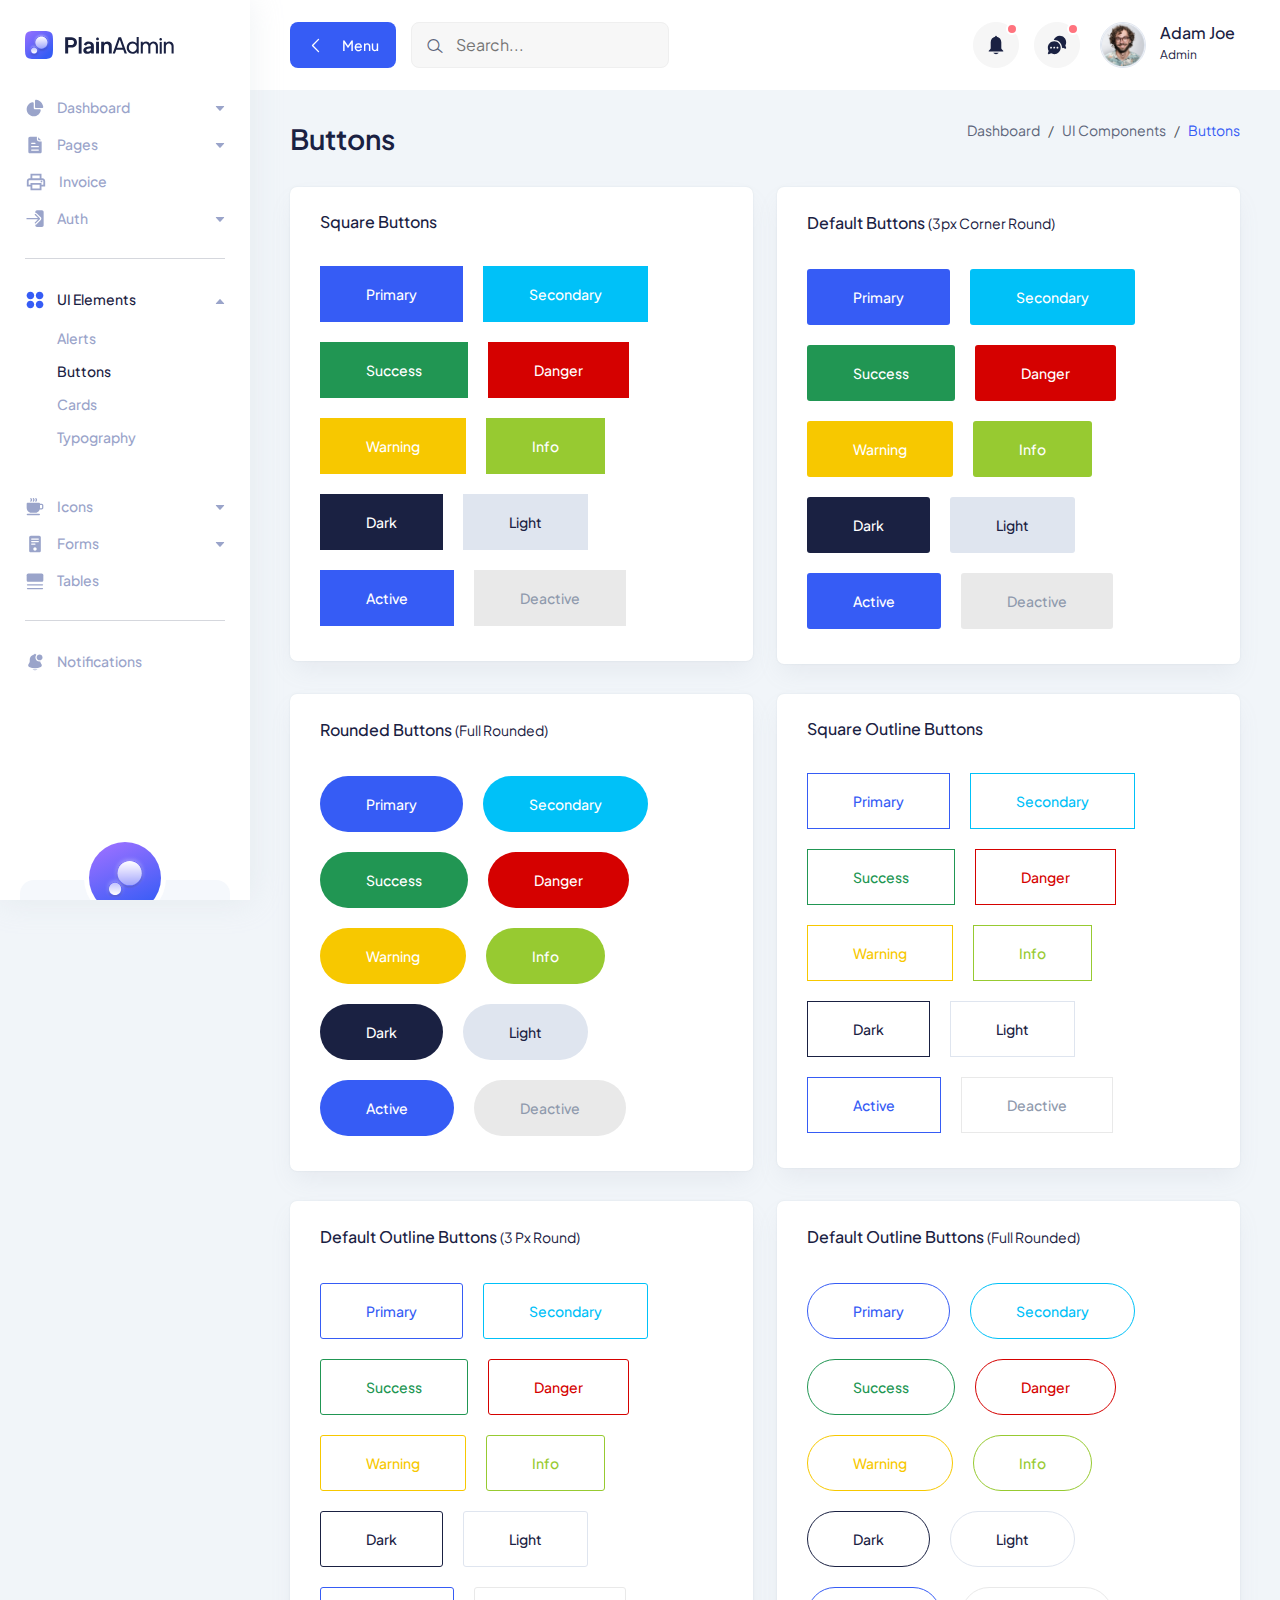
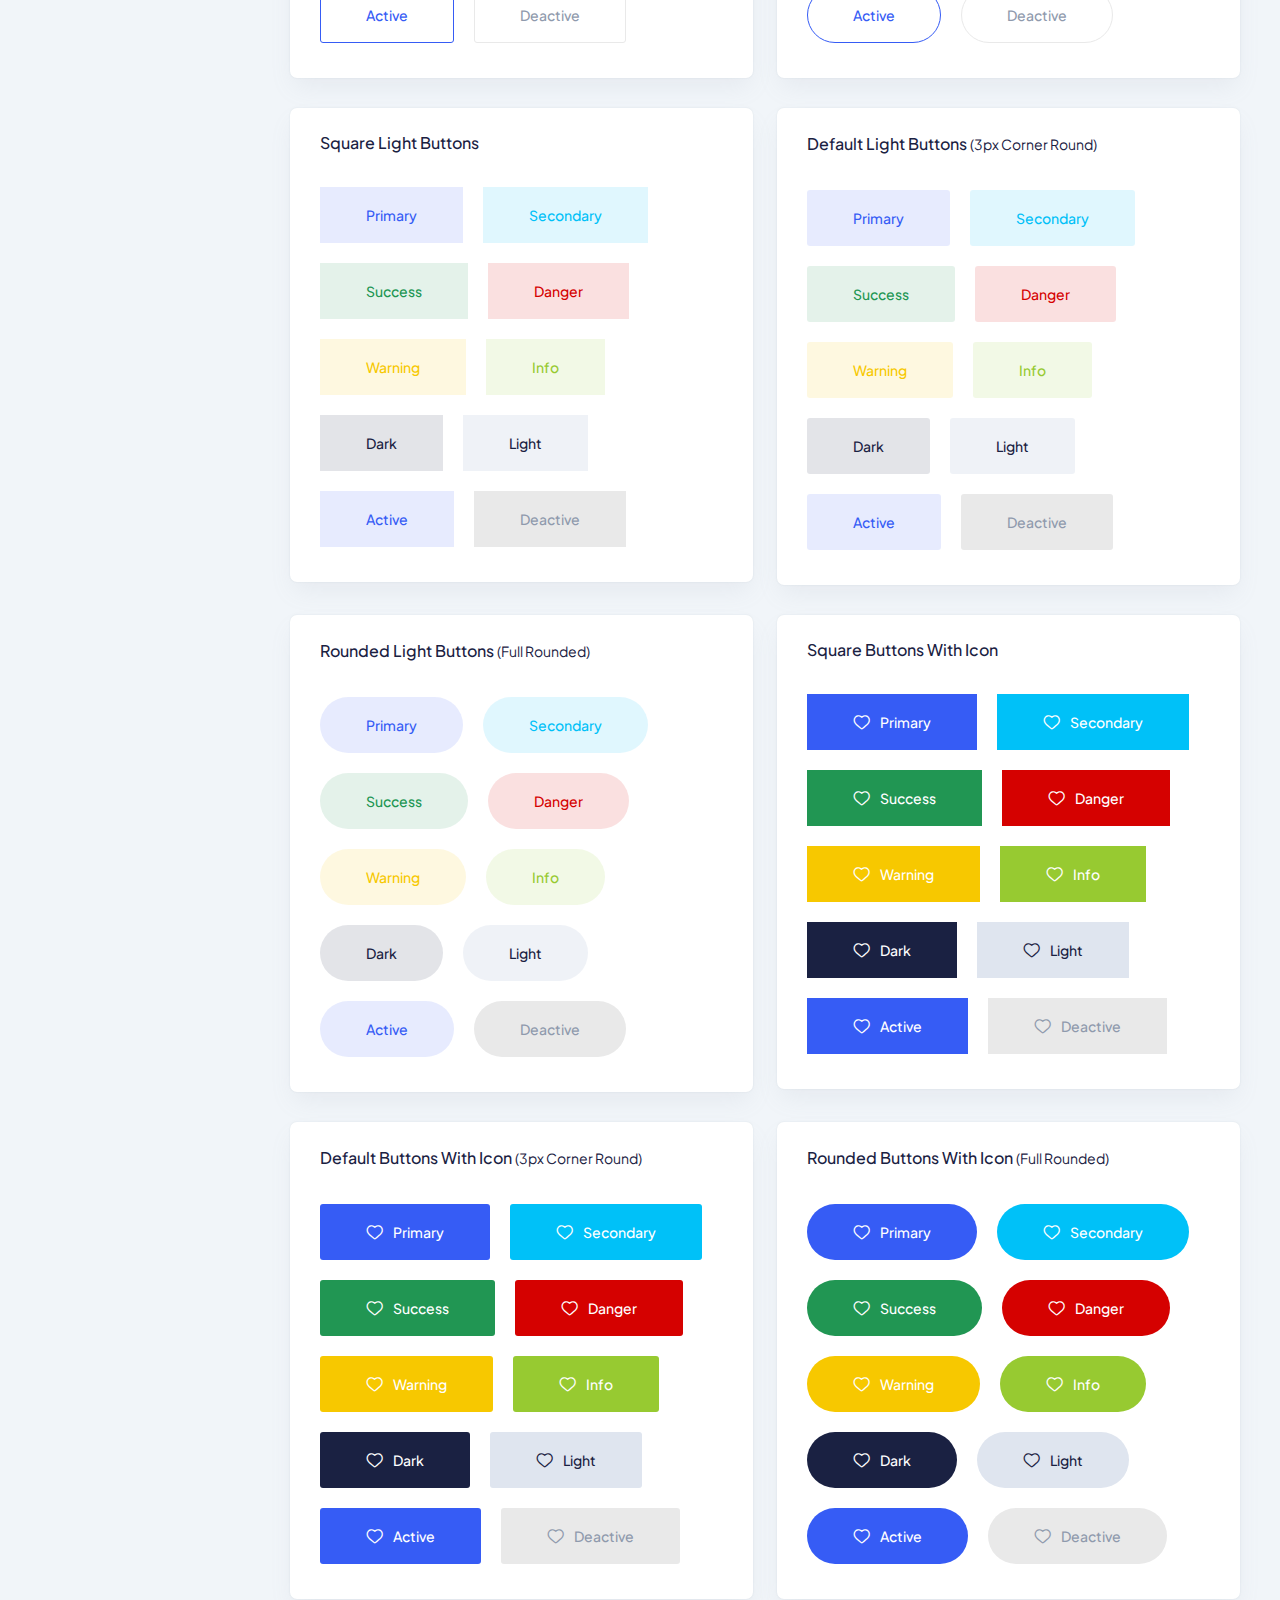
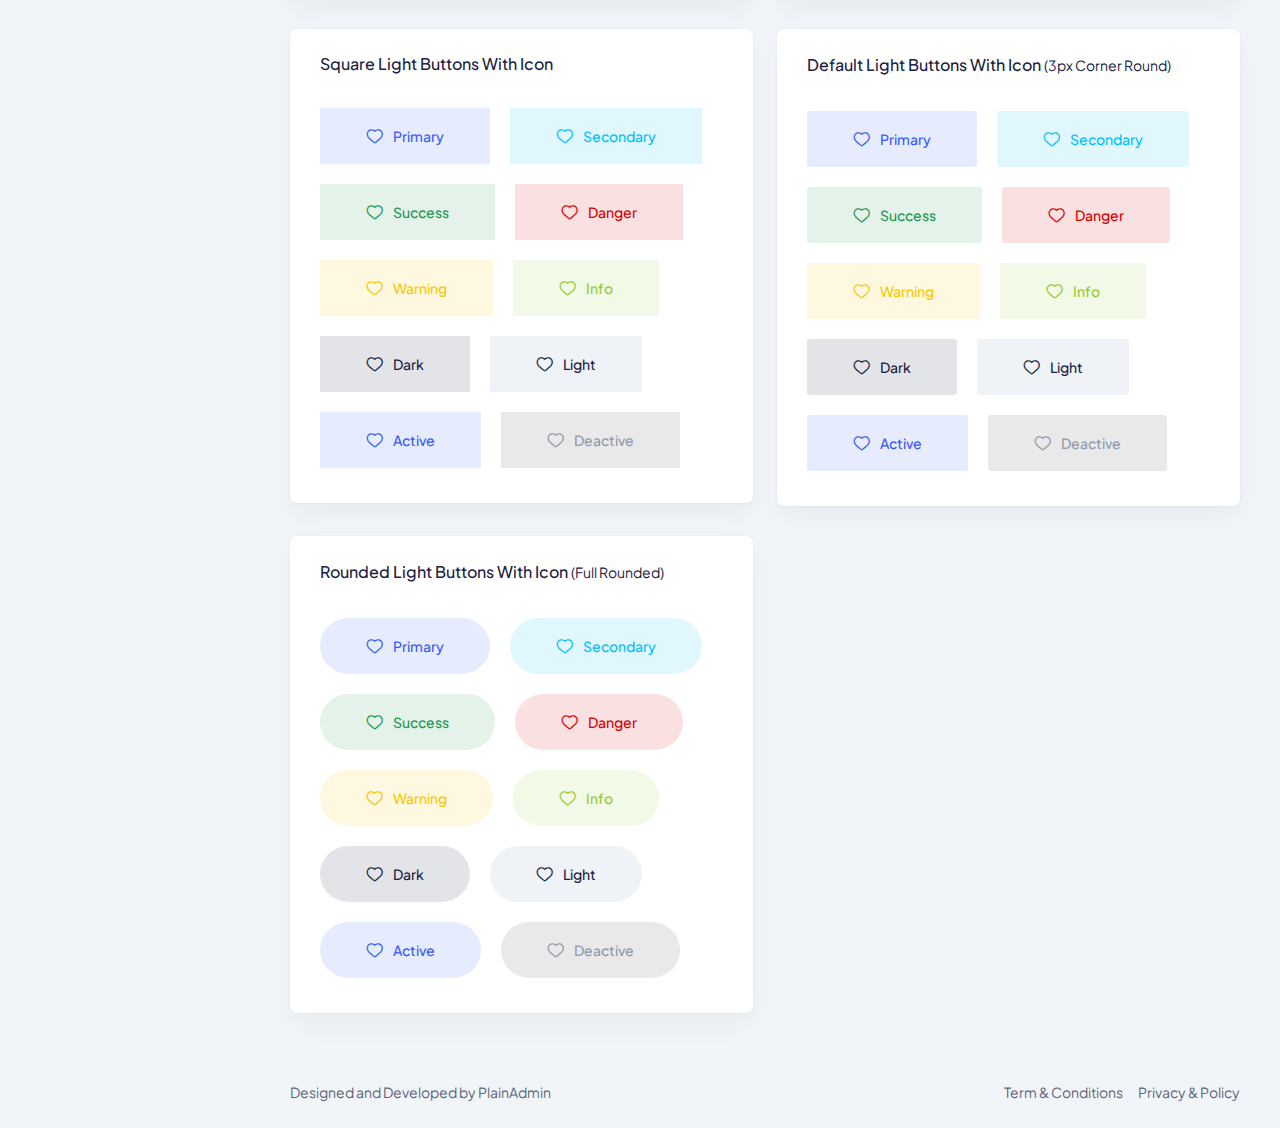
<file: admin/buttons.html>
<!DOCTYPE html>
<html lang="en">
  <head>
    <meta charset="UTF-8" />
    <meta http-equiv="X-UA-Compatible" content="IE=edge" />
    <meta name="viewport" content="width=device-width, initial-scale=1.0" />
    <link rel="shortcut icon" href="assets/images/favicon.svg" type="image/x-icon" />
    <title>Button | PlainAdmin Demo</title>

    <!-- ========== All CSS files linkup ========= -->
    <link rel="stylesheet" href="assets/css/bootstrap.min.css" />
    <link rel="stylesheet" href="assets/css/lineicons.css" />
    <link rel="stylesheet" href="assets/css/materialdesignicons.min.css" />
    <link rel="stylesheet" href="assets/css/fullcalendar.css" />
    <link rel="stylesheet" href="assets/css/main.css" />
  </head>
  <body>
    <!-- ======== Preloader =========== -->
    <div id="preloader">
      <div class="spinner"></div>
    </div>
    <!-- ======== Preloader =========== -->

    <!-- ======== sidebar-nav start =========== -->
    <aside class="sidebar-nav-wrapper">
      <div class="navbar-logo">
        <a href="index.html">
          <img src="assets/images/logo/logo.svg" alt="logo" />
        </a>
      </div>
      <nav class="sidebar-nav">
        <ul>
          <li class="nav-item nav-item-has-children">
            <a
              href="#0"
              class="collapsed"
              data-bs-toggle="collapse"
              data-bs-target="#ddmenu_1"
              aria-controls="ddmenu_1"
              aria-expanded="false"
              aria-label="Toggle navigation"
            >
              <span class="icon">
                <svg width="20" height="20" viewBox="0 0 20 20" fill="none" xmlns="http://www.w3.org/2000/svg">
                  <path
                    d="M8.74999 18.3333C12.2376 18.3333 15.1364 15.8128 15.7244 12.4941C15.8448 11.8143 15.2737 11.25 14.5833 11.25H9.99999C9.30966 11.25 8.74999 10.6903 8.74999 10V5.41666C8.74999 4.7263 8.18563 4.15512 7.50586 4.27556C4.18711 4.86357 1.66666 7.76243 1.66666 11.25C1.66666 15.162 4.83797 18.3333 8.74999 18.3333Z" />
                  <path
                    d="M17.0833 10C17.7737 10 18.3432 9.43708 18.2408 8.75433C17.7005 5.14918 14.8508 2.29947 11.2457 1.75912C10.5629 1.6568 10 2.2263 10 2.91665V9.16666C10 9.62691 10.3731 10 10.8333 10H17.0833Z" />
                </svg>
              </span>
              <span class="text">Dashboard</span>
            </a>
            <ul id="ddmenu_1" class="collapse dropdown-nav">
              <li>
                <a href="index.html"> eCommerce </a>
              </li>
            </ul>
          </li>
          <li class="nav-item nav-item-has-children">
            <a
              href="#0"
              class="collapsed"
              data-bs-toggle="collapse"
              data-bs-target="#ddmenu_2"
              aria-controls="ddmenu_2"
              aria-expanded="false"
              aria-label="Toggle navigation"
            >
              <span class="icon">
                <svg width="20" height="20" viewBox="0 0 20 20" fill="none" xmlns="http://www.w3.org/2000/svg">
                  <path
                    d="M11.8097 1.66667C11.8315 1.66667 11.8533 1.6671 11.875 1.66796V4.16667C11.875 5.43232 12.901 6.45834 14.1667 6.45834H16.6654C16.6663 6.48007 16.6667 6.50186 16.6667 6.5237V16.6667C16.6667 17.5872 15.9205 18.3333 15 18.3333H5.00001C4.07954 18.3333 3.33334 17.5872 3.33334 16.6667V3.33334C3.33334 2.41286 4.07954 1.66667 5.00001 1.66667H11.8097ZM6.66668 7.70834C6.3215 7.70834 6.04168 7.98816 6.04168 8.33334C6.04168 8.67851 6.3215 8.95834 6.66668 8.95834H10C10.3452 8.95834 10.625 8.67851 10.625 8.33334C10.625 7.98816 10.3452 7.70834 10 7.70834H6.66668ZM6.04168 11.6667C6.04168 12.0118 6.3215 12.2917 6.66668 12.2917H13.3333C13.6785 12.2917 13.9583 12.0118 13.9583 11.6667C13.9583 11.3215 13.6785 11.0417 13.3333 11.0417H6.66668C6.3215 11.0417 6.04168 11.3215 6.04168 11.6667ZM6.66668 14.375C6.3215 14.375 6.04168 14.6548 6.04168 15C6.04168 15.3452 6.3215 15.625 6.66668 15.625H13.3333C13.6785 15.625 13.9583 15.3452 13.9583 15C13.9583 14.6548 13.6785 14.375 13.3333 14.375H6.66668Z" />
                  <path
                    d="M13.125 2.29167L16.0417 5.20834H14.1667C13.5913 5.20834 13.125 4.74197 13.125 4.16667V2.29167Z" />
                </svg>
              </span>
              <span class="text">Pages</span>
            </a>
            <ul id="ddmenu_2" class="collapse dropdown-nav">
              <li>
                <a href="settings.html"> Settings </a>
              </li>
              <li>
                <a href="blank-page.html"> Blank Page </a>
              </li>
            </ul>
          </li>
          <li class="nav-item">
            <a href="inv'">
              <span class="icon">
                <svg
                  width="22"
                  height="22"
                  viewBox="0 0 22 22"
                  fill="none"
                  xmlns="http://www.w3.org/2000/svg"
                >
                  <path
                    d="M17.4166 7.33333C18.9383 7.33333 20.1666 8.56167 20.1666 10.0833V15.5833H16.4999V19.25H5.49992V15.5833H1.83325V10.0833C1.83325 8.56167 3.06159 7.33333 4.58325 7.33333H5.49992V2.75H16.4999V7.33333H17.4166ZM7.33325 4.58333V7.33333H14.6666V4.58333H7.33325ZM14.6666 17.4167V13.75H7.33325V17.4167H14.6666ZM16.4999 13.75H18.3333V10.0833C18.3333 9.57917 17.9208 9.16667 17.4166 9.16667H4.58325C4.07909 9.16667 3.66659 9.57917 3.66659 10.0833V13.75H5.49992V11.9167H16.4999V13.75ZM17.4166 10.5417C17.4166 11.0458 17.0041 11.4583 16.4999 11.4583C15.9958 11.4583 15.5833 11.0458 15.5833 10.5417C15.5833 10.0375 15.9958 9.625 16.4999 9.625C17.0041 9.625 17.4166 10.0375 17.4166 10.5417Z"
                  />
                </svg>
              </span>
              <span class="text">Invoice</span>
            </a>
          </li>
          <li class="nav-item nav-item-has-children">
            <a
              href="#0"
              class="collapsed"
              data-bs-toggle="collapse"
              data-bs-target="#ddmenu_3"
              aria-controls="ddmenu_3"
              aria-expanded="false"
              aria-label="Toggle navigation"
            >
              <span class="icon">
                <svg width="20" height="20" viewBox="0 0 20 20" fill="none" xmlns="http://www.w3.org/2000/svg">
                  <path
                    d="M14.9211 10.1294C15.1652 9.88534 15.1652 9.48967 14.9211 9.24559L10.7544 5.0789C10.5103 4.83482 10.1147 4.83482 9.87057 5.0789C9.62649 5.32297 9.62649 5.71871 9.87057 5.96278L12.9702 9.06251H1.97916C1.63398 9.06251 1.35416 9.34234 1.35416 9.68751C1.35416 10.0327 1.63398 10.3125 1.97916 10.3125H12.9702L9.87057 13.4123C9.62649 13.6563 9.62649 14.052 9.87057 14.2961C10.1147 14.5402 10.5103 14.5402 10.7544 14.2961L14.9211 10.1294Z" />
                  <path
                    d="M11.6383 15.18L15.805 11.0133C16.5373 10.2811 16.5373 9.09391 15.805 8.36166L11.6383 4.195C11.2722 3.82888 10.7923 3.64582 10.3125 3.64582V3.02082C10.3125 2.10035 11.0587 1.35416 11.9792 1.35416H16.9792C17.8997 1.35416 18.6458 2.10035 18.6458 3.02082V16.3542C18.6458 17.2747 17.8997 18.0208 16.9792 18.0208H11.9792C11.0587 18.0208 10.3125 17.2747 10.3125 16.3542V15.7292C10.7923 15.7292 11.2722 15.5461 11.6383 15.18Z" />
                </svg>
              </span>
              <span class="text">Auth</span>
            </a>
            <ul id="ddmenu_3" class="collapse dropdown-nav">
              <li>
                <a href="signin.html"> Sign In </a>
              </li>
              <li>
                <a href="signup.html"> Sign Up </a>
              </li>
            </ul>
          </li>
          <span class="divider"><hr /></span>
          <li class="nav-item nav-item-has-children">
            <a
              href="#0"
              class=""
              data-bs-toggle="collapse"
              data-bs-target="#ddmenu_4"
              aria-controls="ddmenu_4"
              aria-expanded="true"
              aria-label="Toggle navigation"
            >
              <span class="icon">
                <svg width="20" height="20" viewBox="0 0 20 20" fill="none" xmlns="http://www.w3.org/2000/svg">
                  <path
                    d="M1.66666 5.41669C1.66666 3.34562 3.34559 1.66669 5.41666 1.66669C7.48772 1.66669 9.16666 3.34562 9.16666 5.41669C9.16666 7.48775 7.48772 9.16669 5.41666 9.16669C3.34559 9.16669 1.66666 7.48775 1.66666 5.41669Z" />
                  <path
                    d="M1.66666 14.5834C1.66666 12.5123 3.34559 10.8334 5.41666 10.8334C7.48772 10.8334 9.16666 12.5123 9.16666 14.5834C9.16666 16.6545 7.48772 18.3334 5.41666 18.3334C3.34559 18.3334 1.66666 16.6545 1.66666 14.5834Z" />
                  <path
                    d="M10.8333 5.41669C10.8333 3.34562 12.5123 1.66669 14.5833 1.66669C16.6544 1.66669 18.3333 3.34562 18.3333 5.41669C18.3333 7.48775 16.6544 9.16669 14.5833 9.16669C12.5123 9.16669 10.8333 7.48775 10.8333 5.41669Z" />
                  <path
                    d="M10.8333 14.5834C10.8333 12.5123 12.5123 10.8334 14.5833 10.8334C16.6544 10.8334 18.3333 12.5123 18.3333 14.5834C18.3333 16.6545 16.6544 18.3334 14.5833 18.3334C12.5123 18.3334 10.8333 16.6545 10.8333 14.5834Z" />
                </svg>
              </span>
              <span class="text">UI Elements </span>
            </a>
            <ul id="ddmenu_4" class="collapsed show dropdown-nav">
              <li>
                <a href="alerts.html"> Alerts </a>
              </li>
              <li>
                <a href="buttons.html" class="active"> Buttons </a>
              </li>
              <li>
                <a href="cards.html"> Cards </a>
              </li>
              <li>
                <a href="typography.html"> Typography </a>
              </li>
            </ul>
          </li>
          <li class="nav-item nav-item-has-children">
            <a
              href="#0"
              class="collapsed"
              data-bs-toggle="collapse"
              data-bs-target="#ddmenu_55"
              aria-controls="ddmenu_55"
              aria-expanded="false"
              aria-label="Toggle navigation"
            >
              <span class="icon">
                <svg width="20" height="20" viewBox="0 0 20 20" fill="none" xmlns="http://www.w3.org/2000/svg">
                  <path
                    d="M5.48663 1.1466C5.77383 0.955131 6.16188 1.03274 6.35335 1.31994L6.87852 2.10769C7.20508 2.59755 7.20508 3.23571 6.87852 3.72556L6.35335 4.51331C6.16188 4.80052 5.77383 4.87813 5.48663 4.68666C5.19943 4.49519 5.12182 4.10715 5.31328 3.81994L5.83845 3.03219C5.88511 2.96221 5.88511 2.87105 5.83845 2.80106L5.31328 2.01331C5.12182 1.72611 5.19943 1.33806 5.48663 1.1466Z" />
                  <path
                    d="M2.49999 5.83331C2.03976 5.83331 1.66666 6.2064 1.66666 6.66665V10.8333C1.66666 13.5948 3.90523 15.8333 6.66666 15.8333H9.99999C12.1856 15.8333 14.0436 14.431 14.7235 12.4772C14.8134 12.4922 14.9058 12.5 15 12.5H16.6667C17.5872 12.5 18.3333 11.7538 18.3333 10.8333V8.33331C18.3333 7.41284 17.5872 6.66665 16.6667 6.66665H15C15 6.2064 14.6269 5.83331 14.1667 5.83331H2.49999ZM14.9829 11.2496C14.9942 11.1123 15 10.9735 15 10.8333V7.91665H16.6667C16.8967 7.91665 17.0833 8.10319 17.0833 8.33331V10.8333C17.0833 11.0634 16.8967 11.25 16.6667 11.25H15L14.9898 11.2498L14.9829 11.2496Z" />
                  <path
                    d="M8.85332 1.31994C8.6619 1.03274 8.27383 0.955131 7.98663 1.1466C7.69943 1.33806 7.62182 1.72611 7.81328 2.01331L8.33848 2.80106C8.38507 2.87105 8.38507 2.96221 8.33848 3.03219L7.81328 3.81994C7.62182 4.10715 7.69943 4.49519 7.98663 4.68666C8.27383 4.87813 8.6619 4.80052 8.85332 4.51331L9.37848 3.72556C9.70507 3.23571 9.70507 2.59755 9.37848 2.10769L8.85332 1.31994Z" />
                  <path
                    d="M10.4867 1.1466C10.7738 0.955131 11.1619 1.03274 11.3533 1.31994L11.8785 2.10769C12.2051 2.59755 12.2051 3.23571 11.8785 3.72556L11.3533 4.51331C11.1619 4.80052 10.7738 4.87813 10.4867 4.68666C10.1994 4.49519 10.1218 4.10715 10.3133 3.81994L10.8385 3.03219C10.8851 2.96221 10.8851 2.87105 10.8385 2.80106L10.3133 2.01331C10.1218 1.72611 10.1994 1.33806 10.4867 1.1466Z" />
                  <path
                    d="M2.49999 16.6667C2.03976 16.6667 1.66666 17.0398 1.66666 17.5C1.66666 17.9602 2.03976 18.3334 2.49999 18.3334H14.1667C14.6269 18.3334 15 17.9602 15 17.5C15 17.0398 14.6269 16.6667 14.1667 16.6667H2.49999Z" />
                </svg>
              </span>
              <span class="text">Icons</span>
            </a>
            <ul id="ddmenu_55" class="collapse dropdown-nav">
              <li>
                <a href="icons.html"> LineIcons </a>
              </li>
              <li>
                <a href="mdi-icons.html"> MDI Icons </a>
              </li>
            </ul>
          </li>
          <li class="nav-item nav-item-has-children">
            <a
              href="#0"
              class="collapsed"
              data-bs-toggle="collapse"
              data-bs-target="#ddmenu_5"
              aria-controls="ddmenu_5"
              aria-expanded="false"
              aria-label="Toggle navigation"
            >
              <span class="icon">
                <svg width="20" height="20" viewBox="0 0 20 20" fill="none" xmlns="http://www.w3.org/2000/svg">
                  <path
                    d="M4.16666 3.33335C4.16666 2.41288 4.91285 1.66669 5.83332 1.66669H14.1667C15.0872 1.66669 15.8333 2.41288 15.8333 3.33335V16.6667C15.8333 17.5872 15.0872 18.3334 14.1667 18.3334H5.83332C4.91285 18.3334 4.16666 17.5872 4.16666 16.6667V3.33335ZM6.04166 5.00002C6.04166 5.3452 6.32148 5.62502 6.66666 5.62502H13.3333C13.6785 5.62502 13.9583 5.3452 13.9583 5.00002C13.9583 4.65485 13.6785 4.37502 13.3333 4.37502H6.66666C6.32148 4.37502 6.04166 4.65485 6.04166 5.00002ZM6.66666 6.87502C6.32148 6.87502 6.04166 7.15485 6.04166 7.50002C6.04166 7.8452 6.32148 8.12502 6.66666 8.12502H13.3333C13.6785 8.12502 13.9583 7.8452 13.9583 7.50002C13.9583 7.15485 13.6785 6.87502 13.3333 6.87502H6.66666ZM6.04166 10C6.04166 10.3452 6.32148 10.625 6.66666 10.625H9.99999C10.3452 10.625 10.625 10.3452 10.625 10C10.625 9.65485 10.3452 9.37502 9.99999 9.37502H6.66666C6.32148 9.37502 6.04166 9.65485 6.04166 10ZM9.99999 16.6667C10.9205 16.6667 11.6667 15.9205 11.6667 15C11.6667 14.0795 10.9205 13.3334 9.99999 13.3334C9.07949 13.3334 8.33332 14.0795 8.33332 15C8.33332 15.9205 9.07949 16.6667 9.99999 16.6667Z" />
                </svg>
              </span>
              <span class="text"> Forms </span>
            </a>
            <ul id="ddmenu_5" class="collapse dropdown-nav">
              <li>
                <a href="form-elements.html"> Form Elements </a>
              </li>
            </ul>
          </li>
          <li class="nav-item">
            <a href="tables.html">
              <span class="icon">
                <svg width="20" height="20" viewBox="0 0 20 20" fill="none" xmlns="http://www.w3.org/2000/svg">
                  <path
                    d="M1.66666 4.16667C1.66666 3.24619 2.41285 2.5 3.33332 2.5H16.6667C17.5872 2.5 18.3333 3.24619 18.3333 4.16667V9.16667C18.3333 10.0872 17.5872 10.8333 16.6667 10.8333H3.33332C2.41285 10.8333 1.66666 10.0872 1.66666 9.16667V4.16667Z" />
                  <path
                    d="M1.875 13.75C1.875 13.4048 2.15483 13.125 2.5 13.125H17.5C17.8452 13.125 18.125 13.4048 18.125 13.75C18.125 14.0952 17.8452 14.375 17.5 14.375H2.5C2.15483 14.375 1.875 14.0952 1.875 13.75Z" />
                  <path
                    d="M2.5 16.875C2.15483 16.875 1.875 17.1548 1.875 17.5C1.875 17.8452 2.15483 18.125 2.5 18.125H17.5C17.8452 18.125 18.125 17.8452 18.125 17.5C18.125 17.1548 17.8452 16.875 17.5 16.875H2.5Z" />
                </svg>
              </span>
              <span class="text">Tables</span>
            </a>
          </li>
          <span class="divider"><hr /></span>

          <li class="nav-item">
            <a href="notification.html">
              <span class="icon">
                <svg width="20" height="20" viewBox="0 0 20 20" fill="none" xmlns="http://www.w3.org/2000/svg">
                  <path
                    d="M10.8333 2.50008C10.8333 2.03984 10.4602 1.66675 9.99999 1.66675C9.53975 1.66675 9.16666 2.03984 9.16666 2.50008C9.16666 2.96032 9.53975 3.33341 9.99999 3.33341C10.4602 3.33341 10.8333 2.96032 10.8333 2.50008Z" />
                  <path
                    d="M17.5 5.41673C17.5 7.02756 16.1942 8.33339 14.5833 8.33339C12.9725 8.33339 11.6667 7.02756 11.6667 5.41673C11.6667 3.80589 12.9725 2.50006 14.5833 2.50006C16.1942 2.50006 17.5 3.80589 17.5 5.41673Z" />
                  <path
                    d="M11.4272 2.69637C10.9734 2.56848 10.4947 2.50006 10 2.50006C7.10054 2.50006 4.75003 4.85057 4.75003 7.75006V9.20873C4.75003 9.72814 4.62082 10.2393 4.37404 10.6963L3.36705 12.5611C2.89938 13.4272 3.26806 14.5081 4.16749 14.9078C7.88074 16.5581 12.1193 16.5581 15.8326 14.9078C16.732 14.5081 17.1007 13.4272 16.633 12.5611L15.626 10.6963C15.43 10.3333 15.3081 9.93606 15.2663 9.52773C15.0441 9.56431 14.8159 9.58339 14.5833 9.58339C12.2822 9.58339 10.4167 7.71791 10.4167 5.41673C10.4167 4.37705 10.7975 3.42631 11.4272 2.69637Z" />
                  <path
                    d="M7.48901 17.1925C8.10004 17.8918 8.99841 18.3335 10 18.3335C11.0016 18.3335 11.9 17.8918 12.511 17.1925C10.8482 17.4634 9.15183 17.4634 7.48901 17.1925Z" />
                </svg>
              </span>
              <span class="text">Notifications</span>
            </a>
          </li>
        </ul>
      </nav>
      <div class="promo-box">
        <div class="promo-icon">
          <img class="mx-auto" src="./assets/images/logo/logo-icon-big.svg" alt="Logo">
        </div>
        <h3>Upgrade to PRO</h3>
        <p>Improve your development process and start doing more with PlainAdmin PRO!</p>
        <a href="https://plainadmin.com/pro" target="_blank" rel="nofollow" class="main-btn primary-btn btn-hover">
          Upgrade to PRO
        </a>
      </div>
    </aside>
    <div class="overlay"></div>
    <!-- ======== sidebar-nav end =========== -->

    <!-- ======== main-wrapper start =========== -->
    <main class="main-wrapper">
      <!-- ========== header start ========== -->
      <header class="header">
        <div class="container-fluid">
          <div class="row">
            <div class="col-lg-5 col-md-5 col-6">
              <div class="header-left d-flex align-items-center">
                <div class="menu-toggle-btn mr-15">
                  <button id="menu-toggle" class="main-btn primary-btn btn-hover">
                    <i class="lni lni-chevron-left me-2"></i> Menu
                  </button>
                </div>
                <div class="header-search d-none d-md-flex">
                  <form action="#">
                    <input type="text" placeholder="Search..." />
                    <button><i class="lni lni-search-alt"></i></button>
                  </form>
                </div>
              </div>
            </div>
            <div class="col-lg-7 col-md-7 col-6">
              <div class="header-right">
                <!-- notification start -->
                <div class="notification-box ml-15 d-none d-md-flex">
                  <button class="dropdown-toggle" type="button" id="notification" data-bs-toggle="dropdown"
                    aria-expanded="false">
                    <svg width="22" height="22" viewBox="0 0 22 22" fill="none" xmlns="http://www.w3.org/2000/svg">
                      <path
                        d="M11 20.1667C9.88317 20.1667 8.88718 19.63 8.23901 18.7917H13.761C13.113 19.63 12.1169 20.1667 11 20.1667Z"
                        fill="" />
                      <path
                        d="M10.1157 2.74999C10.1157 2.24374 10.5117 1.83333 11 1.83333C11.4883 1.83333 11.8842 2.24374 11.8842 2.74999V2.82604C14.3932 3.26245 16.3051 5.52474 16.3051 8.24999V14.287C16.3051 14.5301 16.3982 14.7633 16.564 14.9352L18.2029 16.6342C18.4814 16.9229 18.2842 17.4167 17.8903 17.4167H4.10961C3.71574 17.4167 3.5185 16.9229 3.797 16.6342L5.43589 14.9352C5.6017 14.7633 5.69485 14.5301 5.69485 14.287V8.24999C5.69485 5.52474 7.60672 3.26245 10.1157 2.82604V2.74999Z"
                        fill="" />
                    </svg>
                    <span></span>
                  </button>
                  <ul class="dropdown-menu dropdown-menu-end" aria-labelledby="notification">
                    <li>
                      <a href="#0">
                        <div class="image">
                          <img src="assets/images/lead/lead-6.png" alt="" />
                        </div>
                        <div class="content">
                          <h6>
                            John Doe
                            <span class="text-regular">
                              comment on a product.
                            </span>
                          </h6>
                          <p>
                            Lorem ipsum dolor sit amet, consect etur adipiscing
                            elit Vivamus tortor.
                          </p>
                          <span>10 mins ago</span>
                        </div>
                      </a>
                    </li>
                    <li>
                      <a href="#0">
                        <div class="image">
                          <img src="assets/images/lead/lead-1.png" alt="" />
                        </div>
                        <div class="content">
                          <h6>
                            Jonathon
                            <span class="text-regular">
                              like on a product.
                            </span>
                          </h6>
                          <p>
                            Lorem ipsum dolor sit amet, consect etur adipiscing
                            elit Vivamus tortor.
                          </p>
                          <span>10 mins ago</span>
                        </div>
                      </a>
                    </li>
                  </ul>
                </div>
                <!-- notification end -->
                <!-- message start -->
                <div class="header-message-box ml-15 d-none d-md-flex">
                  <button class="dropdown-toggle" type="button" id="message" data-bs-toggle="dropdown"
                    aria-expanded="false">
                    <svg width="22" height="22" viewBox="0 0 22 22" fill="none" xmlns="http://www.w3.org/2000/svg">
                      <path
                        d="M7.74866 5.97421C7.91444 5.96367 8.08162 5.95833 8.25005 5.95833C12.5532 5.95833 16.0417 9.4468 16.0417 13.75C16.0417 13.9184 16.0364 14.0856 16.0259 14.2514C16.3246 14.138 16.6127 14.003 16.8883 13.8482L19.2306 14.629C19.7858 14.8141 20.3141 14.2858 20.129 13.7306L19.3482 11.3882C19.8694 10.4604 20.1667 9.38996 20.1667 8.25C20.1667 4.70617 17.2939 1.83333 13.75 1.83333C11.0077 1.83333 8.66702 3.55376 7.74866 5.97421Z"
                        fill="" />
                      <path
                        d="M14.6667 13.75C14.6667 17.2938 11.7939 20.1667 8.25004 20.1667C7.11011 20.1667 6.03962 19.8694 5.11182 19.3482L2.76946 20.129C2.21421 20.3141 1.68597 19.7858 1.87105 19.2306L2.65184 16.8882C2.13062 15.9604 1.83338 14.89 1.83338 13.75C1.83338 10.2062 4.70622 7.33333 8.25004 7.33333C11.7939 7.33333 14.6667 10.2062 14.6667 13.75ZM5.95838 13.75C5.95838 13.2437 5.54797 12.8333 5.04171 12.8333C4.53545 12.8333 4.12504 13.2437 4.12504 13.75C4.12504 14.2563 4.53545 14.6667 5.04171 14.6667C5.54797 14.6667 5.95838 14.2563 5.95838 13.75ZM9.16671 13.75C9.16671 13.2437 8.7563 12.8333 8.25004 12.8333C7.74379 12.8333 7.33338 13.2437 7.33338 13.75C7.33338 14.2563 7.74379 14.6667 8.25004 14.6667C8.7563 14.6667 9.16671 14.2563 9.16671 13.75ZM11.4584 14.6667C11.9647 14.6667 12.375 14.2563 12.375 13.75C12.375 13.2437 11.9647 12.8333 11.4584 12.8333C10.9521 12.8333 10.5417 13.2437 10.5417 13.75C10.5417 14.2563 10.9521 14.6667 11.4584 14.6667Z"
                        fill="" />
                    </svg>
                    <span></span>
                  </button>
                  <ul class="dropdown-menu dropdown-menu-end" aria-labelledby="message">
                    <li>
                      <a href="#0">
                        <div class="image">
                          <img src="assets/images/lead/lead-5.png" alt="" />
                        </div>
                        <div class="content">
                          <h6>Jacob Jones</h6>
                          <p>Hey!I can across your profile and ...</p>
                          <span>10 mins ago</span>
                        </div>
                      </a>
                    </li>
                    <li>
                      <a href="#0">
                        <div class="image">
                          <img src="assets/images/lead/lead-3.png" alt="" />
                        </div>
                        <div class="content">
                          <h6>John Doe</h6>
                          <p>Would you mind please checking out</p>
                          <span>12 mins ago</span>
                        </div>
                      </a>
                    </li>
                    <li>
                      <a href="#0">
                        <div class="image">
                          <img src="assets/images/lead/lead-2.png" alt="" />
                        </div>
                        <div class="content">
                          <h6>Anee Lee</h6>
                          <p>Hey! are you available for freelance?</p>
                          <span>1h ago</span>
                        </div>
                      </a>
                    </li>
                  </ul>
                </div>
                <!-- message end -->
                <!-- profile start -->
                <div class="profile-box ml-15">
                  <button class="dropdown-toggle bg-transparent border-0" type="button" id="profile"
                    data-bs-toggle="dropdown" aria-expanded="false">
                    <div class="profile-info">
                      <div class="info">
                        <div class="image">
                          <img src="assets/images/profile/profile-image.png" alt="" />
                        </div>
                        <div>
                          <h6 class="fw-500">Adam Joe</h6>
                          <p>Admin</p>
                        </div>
                      </div>
                    </div>
                  </button>
                  <ul class="dropdown-menu dropdown-menu-end" aria-labelledby="profile">
                    <li>
                      <div class="author-info flex items-center !p-1">
                        <div class="image">
                          <img src="assets/images/profile/profile-image.png" alt="image">
                        </div>
                        <div class="content">
                          <h4 class="text-sm">Adam Joe</h4>
                          <a class="text-black/40 dark:text-white/40 hover:text-black dark:hover:text-white text-xs"
                            href="#">Email@gmail.com</a>
                        </div>
                      </div>
                    </li>
                    <li class="divider"></li>
                    <li>
                      <a href="#0">
                        <i class="lni lni-user"></i> View Profile
                      </a>
                    </li>
                    <li>
                      <a href="#0">
                        <i class="lni lni-alarm"></i> Notifications
                      </a>
                    </li>
                    <li>
                      <a href="#0"> <i class="lni lni-inbox"></i> Messages </a>
                    </li>
                    <li>
                      <a href="#0"> <i class="lni lni-cog"></i> Settings </a>
                    </li>
                    <li class="divider"></li>
                    <li>
                      <a href="#0"> <i class="lni lni-exit"></i> Sign Out </a>
                    </li>
                  </ul>
                </div>
                <!-- profile end -->
              </div>
            </div>
          </div>
        </div>
      </header>
      <!-- ========== header end ========== -->

      <!-- ========== button components start ========== -->
      <section class="button-components">
        <div class="container-fluid">
          <!-- ========== title-wrapper start ========== -->
          <div class="title-wrapper pt-30">
            <div class="row align-items-center">
              <div class="col-md-6">
                <div class="title">
                  <h2>Buttons</h2>
                </div>
              </div>
              <!-- end col -->
              <div class="col-md-6">
                <div class="breadcrumb-wrapper">
                  <nav aria-label="breadcrumb">
                    <ol class="breadcrumb">
                      <li class="breadcrumb-item">
                        <a href="#0">Dashboard</a>
                      </li>
                      <li class="breadcrumb-item">
                        <a href="#0">UI Components</a>
                      </li>
                      <li class="breadcrumb-item active" aria-current="page">
                        Buttons
                      </li>
                    </ol>
                  </nav>
                </div>
              </div>
              <!-- end col -->
            </div>
            <!-- end row -->
          </div>
          <!-- ========== title-wrapper end ========== -->

          <!-- ========== button-cards-wrapper start ========== -->
          <div class="buttons-cards-wrapper">
            <div class="row">
              <div class="col-lg-6">
                <div class="card-style mb-30">
                  <h5 class="text-medium mb-25">Square Buttons</h5>
                  <ul class="buttons-group">
                    <li>
                      <a href="#0" class="main-btn primary-btn square-btn btn-hover">Primary</a>
                    </li>
                    <li>
                      <a href="#0" class="main-btn secondary-btn square-btn btn-hover">Secondary</a>
                    </li>
                    <li>
                      <a href="#0" class="main-btn success-btn square-btn btn-hover">Success</a>
                    </li>
                    <li>
                      <a href="#0" class="main-btn danger-btn square-btn btn-hover">Danger</a>
                    </li>
                    <li>
                      <a href="#0" class="main-btn warning-btn square-btn btn-hover">Warning</a>
                    </li>
                    <li>
                      <a href="#0" class="main-btn info-btn square-btn btn-hover">Info</a>
                    </li>
                    <li>
                      <a href="#0" class="main-btn dark-btn square-btn btn-hover">Dark</a>
                    </li>
                    <li>
                      <a href="#0" class="main-btn light-btn square-btn btn-hover">Light</a>
                    </li>
                    <li>
                      <a href="#0" class="main-btn active-btn square-btn btn-hover">Active</a>
                    </li>
                    <li>
                      <a href="#0" class="main-btn deactive-btn square-btn btn-hover">Deactive</a>
                    </li>
                  </ul>
                </div>
                <!-- end card -->
              </div>
              <!-- end col -->
              <div class="col-lg-6">
                <div class="card-style mb-30">
                  <h5 class="text-medium mb-25">
                    Default Buttons
                    <span class="text-sm text-regular">(3px Corner Round)</span>
                  </h5>
                  <ul class="buttons-group">
                    <li>
                      <a href="#0" class="main-btn primary-btn btn-hover">Primary</a>
                    </li>
                    <li>
                      <a href="#0" class="main-btn secondary-btn btn-hover">Secondary</a>
                    </li>
                    <li>
                      <a href="#0" class="main-btn success-btn btn-hover">Success</a>
                    </li>
                    <li>
                      <a href="#0" class="main-btn danger-btn btn-hover">Danger</a>
                    </li>
                    <li>
                      <a href="#0" class="main-btn warning-btn btn-hover">Warning</a>
                    </li>
                    <li>
                      <a href="#0" class="main-btn info-btn btn-hover">Info</a>
                    </li>
                    <li>
                      <a href="#0" class="main-btn dark-btn btn-hover">Dark</a>
                    </li>
                    <li>
                      <a href="#0" class="main-btn light-btn btn-hover">Light</a>
                    </li>
                    <li>
                      <a href="#0" class="main-btn active-btn btn-hover">Active</a>
                    </li>
                    <li>
                      <a href="#0" class="main-btn deactive-btn btn-hover">Deactive</a>
                    </li>
                  </ul>
                </div>
                <!-- end card -->
              </div>
              <!-- end col -->
              <div class="col-lg-6">
                <div class="card-style mb-30">
                  <h5 class="text-medium mb-25">
                    Rounded Buttons
                    <span class="text-sm text-regular">(Full Rounded)</span>
                  </h5>
                  <ul class="buttons-group">
                    <li>
                      <a href="#0" class="main-btn primary-btn rounded-full btn-hover">Primary</a>
                    </li>
                    <li>
                      <a href="#0" class="main-btn secondary-btn rounded-full btn-hover">Secondary</a>
                    </li>
                    <li>
                      <a href="#0" class="main-btn success-btn rounded-full btn-hover">Success</a>
                    </li>
                    <li>
                      <a href="#0" class="main-btn danger-btn rounded-full btn-hover">Danger</a>
                    </li>
                    <li>
                      <a href="#0" class="main-btn warning-btn rounded-full btn-hover">Warning</a>
                    </li>
                    <li>
                      <a href="#0" class="main-btn info-btn rounded-full btn-hover">Info</a>
                    </li>
                    <li>
                      <a href="#0" class="main-btn dark-btn rounded-full btn-hover">Dark</a>
                    </li>
                    <li>
                      <a href="#0" class="main-btn light-btn rounded-full btn-hover">Light</a>
                    </li>
                    <li>
                      <a href="#0" class="main-btn active-btn rounded-full btn-hover">Active</a>
                    </li>
                    <li>
                      <a href="#0" class="main-btn deactive-btn rounded-full btn-hover">Deactive</a>
                    </li>
                  </ul>
                </div>
                <!-- end card -->
              </div>
              <!-- end col -->
              <div class="col-lg-6">
                <div class="card-style mb-30">
                  <h5 class="text-medium mb-25">Square Outline Buttons</h5>
                  <ul class="buttons-group">
                    <li>
                      <a href="#0" class="main-btn primary-btn-outline square-btn btn-hover">Primary</a>
                    </li>
                    <li>
                      <a href="#0" class="main-btn secondary-btn-outline square-btn btn-hover">Secondary</a>
                    </li>
                    <li>
                      <a href="#0" class="main-btn success-btn-outline square-btn btn-hover">Success</a>
                    </li>
                    <li>
                      <a href="#0" class="main-btn danger-btn-outline square-btn btn-hover">Danger</a>
                    </li>
                    <li>
                      <a href="#0" class="main-btn warning-btn-outline square-btn btn-hover">Warning</a>
                    </li>
                    <li>
                      <a href="#0" class="main-btn info-btn-outline square-btn btn-hover">Info</a>
                    </li>
                    <li>
                      <a href="#0" class="main-btn dark-btn-outline square-btn btn-hover">Dark</a>
                    </li>
                    <li>
                      <a href="#0" class="main-btn light-btn-outline square-btn btn-hover">Light</a>
                    </li>
                    <li>
                      <a href="#0" class="main-btn active-btn-outline square-btn btn-hover">Active</a>
                    </li>
                    <li>
                      <a href="#0" class="main-btn deactive-btn-outline square-btn btn-hover">Deactive</a>
                    </li>
                  </ul>
                </div>
                <!-- end card -->
              </div>
              <!-- end col -->
              <div class="col-lg-6">
                <div class="card-style mb-30">
                  <h5 class="text-medium mb-25">
                    Default Outline Buttons
                    <span class="text-sm text-regular">(3 Px Round)</span>
                  </h5>
                  <ul class="buttons-group">
                    <li>
                      <a href="#0" class="main-btn primary-btn-outline btn-hover">Primary</a>
                    </li>
                    <li>
                      <a href="#0" class="main-btn secondary-btn-outline btn-hover">Secondary</a>
                    </li>
                    <li>
                      <a href="#0" class="main-btn success-btn-outline btn-hover">Success</a>
                    </li>
                    <li>
                      <a href="#0" class="main-btn danger-btn-outline btn-hover">Danger</a>
                    </li>
                    <li>
                      <a href="#0" class="main-btn warning-btn-outline btn-hover">Warning</a>
                    </li>
                    <li>
                      <a href="#0" class="main-btn info-btn-outline btn-hover">Info</a>
                    </li>
                    <li>
                      <a href="#0" class="main-btn dark-btn-outline btn-hover">Dark</a>
                    </li>
                    <li>
                      <a href="#0" class="main-btn light-btn-outline btn-hover">Light</a>
                    </li>
                    <li>
                      <a href="#0" class="main-btn active-btn-outline btn-hover">Active</a>
                    </li>
                    <li>
                      <a href="#0" class="main-btn deactive-btn-outline btn-hover">Deactive</a>
                    </li>
                  </ul>
                </div>
                <!-- end card -->
              </div>
              <!-- end col -->
              <div class="col-lg-6">
                <div class="card-style mb-30">
                  <h5 class="text-medium mb-25">
                    Default Outline Buttons
                    <span class="text-sm text-regular">(Full Rounded)</span>
                  </h5>
                  <ul class="buttons-group">
                    <li>
                      <a href="#0" class="main-btn primary-btn-outline rounded-full btn-hover">Primary</a>
                    </li>
                    <li>
                      <a href="#0" class="main-btn secondary-btn-outline rounded-full btn-hover">Secondary</a>
                    </li>
                    <li>
                      <a href="#0" class="main-btn success-btn-outline rounded-full btn-hover">Success</a>
                    </li>
                    <li>
                      <a href="#0" class="main-btn danger-btn-outline rounded-full btn-hover">Danger</a>
                    </li>
                    <li>
                      <a href="#0" class="main-btn warning-btn-outline rounded-full btn-hover">Warning</a>
                    </li>
                    <li>
                      <a href="#0" class="main-btn info-btn-outline rounded-full btn-hover">Info</a>
                    </li>
                    <li>
                      <a href="#0" class="main-btn dark-btn-outline rounded-full btn-hover">Dark</a>
                    </li>
                    <li>
                      <a href="#0" class="main-btn light-btn-outline rounded-full btn-hover">Light</a>
                    </li>
                    <li>
                      <a href="#0" class="main-btn active-btn-outline rounded-full btn-hover">Active</a>
                    </li>
                    <li>
                      <a href="#0" class="main-btn deactive-btn-outline rounded-full btn-hover">Deactive</a>
                    </li>
                  </ul>
                </div>
                <!-- end card -->
              </div>
              <!-- end col -->
              <div class="col-lg-6">
                <div class="card-style mb-30">
                  <h5 class="text-medium mb-25">Square Light Buttons</h5>
                  <ul class="buttons-group">
                    <li>
                      <a href="#0" class="main-btn primary-btn-light square-btn btn-hover">Primary</a>
                    </li>
                    <li>
                      <a href="#0" class="main-btn secondary-btn-light square-btn btn-hover">Secondary</a>
                    </li>
                    <li>
                      <a href="#0" class="main-btn success-btn-light square-btn btn-hover">Success</a>
                    </li>
                    <li>
                      <a href="#0" class="main-btn danger-btn-light square-btn btn-hover">Danger</a>
                    </li>
                    <li>
                      <a href="#0" class="main-btn warning-btn-light square-btn btn-hover">Warning</a>
                    </li>
                    <li>
                      <a href="#0" class="main-btn info-btn-light square-btn btn-hover">Info</a>
                    </li>
                    <li>
                      <a href="#0" class="main-btn dark-btn-light square-btn btn-hover">Dark</a>
                    </li>
                    <li>
                      <a href="#0" class="main-btn light-btn-light square-btn btn-hover">Light</a>
                    </li>
                    <li>
                      <a href="#0" class="main-btn active-btn-light square-btn btn-hover">Active</a>
                    </li>
                    <li>
                      <a href="#0" class="main-btn deactive-btn-light square-btn btn-hover">Deactive</a>
                    </li>
                  </ul>
                </div>
                <!-- end card -->
              </div>
              <!-- end col -->
              <div class="col-lg-6">
                <div class="card-style mb-30">
                  <h5 class="text-medium mb-25">
                    Default Light Buttons
                    <span class="text-sm text-regular">(3px Corner Round)</span>
                  </h5>
                  <ul class="buttons-group">
                    <li>
                      <a href="#0" class="main-btn primary-btn-light btn-hover">Primary</a>
                    </li>
                    <li>
                      <a href="#0" class="main-btn secondary-btn-light btn-hover">Secondary</a>
                    </li>
                    <li>
                      <a href="#0" class="main-btn success-btn-light btn-hover">Success</a>
                    </li>
                    <li>
                      <a href="#0" class="main-btn danger-btn-light btn-hover">Danger</a>
                    </li>
                    <li>
                      <a href="#0" class="main-btn warning-btn-light btn-hover">Warning</a>
                    </li>
                    <li>
                      <a href="#0" class="main-btn info-btn-light btn-hover">Info</a>
                    </li>
                    <li>
                      <a href="#0" class="main-btn dark-btn-light btn-hover">Dark</a>
                    </li>
                    <li>
                      <a href="#0" class="main-btn light-btn-light btn-hover">Light</a>
                    </li>
                    <li>
                      <a href="#0" class="main-btn active-btn-light btn-hover">Active</a>
                    </li>
                    <li>
                      <a href="#0" class="main-btn deactive-btn-light btn-hover">Deactive</a>
                    </li>
                  </ul>
                </div>
                <!-- end card -->
              </div>
              <div class="col-lg-6">
                <div class="card-style mb-30">
                  <h5 class="text-medium mb-25">
                    Rounded Light Buttons
                    <span class="text-sm text-regular">(Full Rounded)</span>
                  </h5>
                  <ul class="buttons-group">
                    <li>
                      <a href="#0" class="main-btn primary-btn-light rounded-full btn-hover">Primary</a>
                    </li>
                    <li>
                      <a href="#0" class="main-btn secondary-btn-light rounded-full btn-hover">Secondary</a>
                    </li>
                    <li>
                      <a href="#0" class="main-btn success-btn-light rounded-full btn-hover">Success</a>
                    </li>
                    <li>
                      <a href="#0" class="main-btn danger-btn-light rounded-full btn-hover">Danger</a>
                    </li>
                    <li>
                      <a href="#0" class="main-btn warning-btn-light rounded-full btn-hover">Warning</a>
                    </li>
                    <li>
                      <a href="#0" class="main-btn info-btn-light rounded-full btn-hover">Info</a>
                    </li>
                    <li>
                      <a href="#0" class="main-btn dark-btn-light rounded-full btn-hover">Dark</a>
                    </li>
                    <li>
                      <a href="#0" class="main-btn light-btn-light rounded-full btn-hover">Light</a>
                    </li>
                    <li>
                      <a href="#0" class="main-btn active-btn-light rounded-full btn-hover">Active</a>
                    </li>
                    <li>
                      <a href="#0" class="main-btn deactive-btn-light rounded-full btn-hover">Deactive</a>
                    </li>
                  </ul>
                </div>
                <!-- end card -->
              </div>
              <!-- end col -->
              <div class="col-lg-6">
                <div class="card-style mb-30">
                  <h5 class="text-medium mb-25">Square Buttons With Icon</h5>
                  <ul class="buttons-group">
                    <li>
                      <a href="#0" class="main-btn primary-btn square-btn btn-hover">
                        <i class="lni lni-heart"></i>
                        Primary
                      </a>
                    </li>
                    <li>
                      <a href="#0" class="main-btn secondary-btn square-btn btn-hover">
                        <i class="lni lni-heart"></i>
                        Secondary
                      </a>
                    </li>
                    <li>
                      <a href="#0" class="main-btn success-btn square-btn btn-hover">
                        <i class="lni lni-heart"></i>
                        Success
                      </a>
                    </li>
                    <li>
                      <a href="#0" class="main-btn danger-btn square-btn btn-hover">
                        <i class="lni lni-heart"></i>
                        Danger
                      </a>
                    </li>
                    <li>
                      <a href="#0" class="main-btn warning-btn square-btn btn-hover">
                        <i class="lni lni-heart"></i>
                        Warning
                      </a>
                    </li>
                    <li>
                      <a href="#0" class="main-btn info-btn square-btn btn-hover">
                        <i class="lni lni-heart"></i>
                        Info
                      </a>
                    </li>
                    <li>
                      <a href="#0" class="main-btn dark-btn square-btn btn-hover">
                        <i class="lni lni-heart"></i>
                        Dark
                      </a>
                    </li>
                    <li>
                      <a href="#0" class="main-btn light-btn square-btn btn-hover">
                        <i class="lni lni-heart"></i>
                        Light
                      </a>
                    </li>
                    <li>
                      <a href="#0" class="main-btn active-btn square-btn btn-hover">
                        <i class="lni lni-heart"></i>
                        Active
                      </a>
                    </li>
                    <li>
                      <a href="#0" class="main-btn deactive-btn square-btn btn-hover">
                        <i class="lni lni-heart"></i>
                        Deactive
                      </a>
                    </li>
                  </ul>
                </div>
                <!-- end card -->
              </div>
              <!-- end col -->
              <div class="col-lg-6">
                <div class="card-style mb-30">
                  <h5 class="text-medium mb-25">
                    Default Buttons With Icon
                    <span class="text-sm text-regular">(3px Corner Round)</span>
                  </h5>
                  <ul class="buttons-group">
                    <li>
                      <a href="#0" class="main-btn primary-btn btn-hover">
                        <i class="lni lni-heart"></i>
                        Primary
                      </a>
                    </li>
                    <li>
                      <a href="#0" class="main-btn secondary-btn btn-hover">
                        <i class="lni lni-heart"></i>
                        Secondary
                      </a>
                    </li>
                    <li>
                      <a href="#0" class="main-btn success-btn btn-hover">
                        <i class="lni lni-heart"></i>
                        Success
                      </a>
                    </li>
                    <li>
                      <a href="#0" class="main-btn danger-btn btn-hover">
                        <i class="lni lni-heart"></i>
                        Danger
                      </a>
                    </li>
                    <li>
                      <a href="#0" class="main-btn warning-btn btn-hover">
                        <i class="lni lni-heart"></i>
                        Warning
                      </a>
                    </li>
                    <li>
                      <a href="#0" class="main-btn info-btn btn-hover">
                        <i class="lni lni-heart"></i>
                        Info
                      </a>
                    </li>
                    <li>
                      <a href="#0" class="main-btn dark-btn btn-hover">
                        <i class="lni lni-heart"></i>
                        Dark
                      </a>
                    </li>
                    <li>
                      <a href="#0" class="main-btn light-btn btn-hover">
                        <i class="lni lni-heart"></i>
                        Light
                      </a>
                    </li>
                    <li>
                      <a href="#0" class="main-btn active-btn btn-hover">
                        <i class="lni lni-heart"></i>
                        Active
                      </a>
                    </li>
                    <li>
                      <a href="#0" class="main-btn deactive-btn btn-hover">
                        <i class="lni lni-heart"></i>
                        Deactive
                      </a>
                    </li>
                  </ul>
                </div>
                <!-- end card -->
              </div>
              <div class="col-lg-6">
                <div class="card-style mb-30">
                  <h5 class="text-medium mb-25">
                    Rounded Buttons With Icon
                    <span class="text-sm text-regular">(Full Rounded)</span>
                  </h5>
                  <ul class="buttons-group">
                    <li>
                      <a href="#0" class="main-btn primary-btn rounded-full btn-hover">
                        <i class="lni lni-heart"></i>
                        Primary
                      </a>
                    </li>
                    <li>
                      <a href="#0" class="main-btn secondary-btn rounded-full btn-hover">
                        <i class="lni lni-heart"></i>
                        Secondary
                      </a>
                    </li>
                    <li>
                      <a href="#0" class="main-btn success-btn rounded-full btn-hover">
                        <i class="lni lni-heart"></i>
                        Success
                      </a>
                    </li>
                    <li>
                      <a href="#0" class="main-btn danger-btn rounded-full btn-hover">
                        <i class="lni lni-heart"></i>
                        Danger
                      </a>
                    </li>
                    <li>
                      <a href="#0" class="main-btn warning-btn rounded-full btn-hover">
                        <i class="lni lni-heart"></i>
                        Warning
                      </a>
                    </li>
                    <li>
                      <a href="#0" class="main-btn info-btn rounded-full btn-hover">
                        <i class="lni lni-heart"></i>
                        Info
                      </a>
                    </li>
                    <li>
                      <a href="#0" class="main-btn dark-btn rounded-full btn-hover">
                        <i class="lni lni-heart"></i>
                        Dark
                      </a>
                    </li>
                    <li>
                      <a href="#0" class="main-btn light-btn rounded-full btn-hover">
                        <i class="lni lni-heart"></i>
                        Light
                      </a>
                    </li>
                    <li>
                      <a href="#0" class="main-btn active-btn rounded-full btn-hover">
                        <i class="lni lni-heart"></i>
                        Active
                      </a>
                    </li>
                    <li>
                      <a href="#0" class="main-btn deactive-btn rounded-full btn-hover">
                        <i class="lni lni-heart"></i>
                        Deactive
                      </a>
                    </li>
                  </ul>
                </div>
                <!-- end card -->
              </div>
              <!-- end col -->
              <div class="col-lg-6">
                <div class="card-style mb-30">
                  <h5 class="text-medium mb-25">Square Light Buttons With Icon</h5>
                  <ul class="buttons-group">
                    <li>
                      <a href="#0" class="main-btn primary-btn-light square-btn btn-hover">
                        <i class="lni lni-heart"></i>
                        Primary
                      </a>
                    </li>
                    <li>
                      <a href="#0" class="main-btn secondary-btn-light square-btn btn-hover">
                        <i class="lni lni-heart"></i>
                        Secondary
                      </a>
                    </li>
                    <li>
                      <a href="#0" class="main-btn success-btn-light square-btn btn-hover">
                        <i class="lni lni-heart"></i>
                        Success
                      </a>
                    </li>
                    <li>
                      <a href="#0" class="main-btn danger-btn-light square-btn btn-hover">
                        <i class="lni lni-heart"></i>
                        Danger
                      </a>
                    </li>
                    <li>
                      <a href="#0" class="main-btn warning-btn-light square-btn btn-hover">
                        <i class="lni lni-heart"></i>
                        Warning
                      </a>
                    </li>
                    <li>
                      <a href="#0" class="main-btn info-btn-light square-btn btn-hover">
                        <i class="lni lni-heart"></i>
                        Info
                      </a>
                    </li>
                    <li>
                      <a href="#0" class="main-btn dark-btn-light square-btn btn-hover">
                        <i class="lni lni-heart"></i>
                        Dark
                      </a>
                    </li>
                    <li>
                      <a href="#0" class="main-btn light-btn-light square-btn btn-hover">
                        <i class="lni lni-heart"></i>
                        Light
                      </a>
                    </li>
                    <li>
                      <a href="#0" class="main-btn active-btn-light square-btn btn-hover">
                        <i class="lni lni-heart"></i>
                        Active
                      </a>
                    </li>
                    <li>
                      <a href="#0" class="main-btn deactive-btn-light square-btn btn-hover">
                        <i class="lni lni-heart"></i>
                        Deactive
                      </a>
                    </li>
                  </ul>
                </div>
                <!-- end card -->
              </div>
              <!-- end col -->
              <div class="col-lg-6">
                <div class="card-style mb-30">
                  <h5 class="text-medium mb-25">
                    Default Light Buttons With Icon
                    <span class="text-sm text-regular">(3px Corner Round)</span>
                  </h5>
                  <ul class="buttons-group">
                    <li>
                      <a href="#0" class="main-btn primary-btn-light btn-hover">
                        <i class="lni lni-heart"></i>
                        Primary
                      </a>
                    </li>
                    <li>
                      <a href="#0" class="main-btn secondary-btn-light btn-hover">
                        <i class="lni lni-heart"></i>
                        Secondary
                      </a>
                    </li>
                    <li>
                      <a href="#0" class="main-btn success-btn-light btn-hover">
                        <i class="lni lni-heart"></i>
                        Success
                      </a>
                    </li>
                    <li>
                      <a href="#0" class="main-btn danger-btn-light btn-hover">
                        <i class="lni lni-heart"></i>
                        Danger
                      </a>
                    </li>
                    <li>
                      <a href="#0" class="main-btn warning-btn-light btn-hover">
                        <i class="lni lni-heart"></i>
                        Warning
                      </a>
                    </li>
                    <li>
                      <a href="#0" class="main-btn info-btn-light btn-hover">
                        <i class="lni lni-heart"></i>
                        Info
                      </a>
                    </li>
                    <li>
                      <a href="#0" class="main-btn dark-btn-light btn-hover">
                        <i class="lni lni-heart"></i>
                        Dark
                      </a>
                    </li>
                    <li>
                      <a href="#0" class="main-btn light-btn-light btn-hover">
                        <i class="lni lni-heart"></i>
                        Light
                      </a>
                    </li>
                    <li>
                      <a href="#0" class="main-btn active-btn-light btn-hover">
                        <i class="lni lni-heart"></i>
                        Active
                      </a>
                    </li>
                    <li>
                      <a href="#0" class="main-btn deactive-btn-light btn-hover">
                        <i class="lni lni-heart"></i>
                        Deactive
                      </a>
                    </li>
                  </ul>
                </div>
                <!-- end card -->
              </div>
              <div class="col-lg-6">
                <div class="card-style mb-30">
                  <h5 class="text-medium mb-25">
                    Rounded Light Buttons With Icon
                    <span class="text-sm text-regular">(Full Rounded)</span>
                  </h5>
                  <ul class="buttons-group">
                    <li>
                      <a href="#0" class="main-btn primary-btn-light rounded-full btn-hover">
                        <i class="lni lni-heart"></i>
                        Primary
                      </a>
                    </li>
                    <li>
                      <a href="#0" class="main-btn secondary-btn-light rounded-full btn-hover">
                        <i class="lni lni-heart"></i>
                        Secondary
                      </a>
                    </li>
                    <li>
                      <a href="#0" class="main-btn success-btn-light rounded-full btn-hover">
                        <i class="lni lni-heart"></i>
                        Success
                      </a>
                    </li>
                    <li>
                      <a href="#0" class="main-btn danger-btn-light rounded-full btn-hover">
                        <i class="lni lni-heart"></i>
                        Danger
                      </a>
                    </li>
                    <li>
                      <a href="#0" class="main-btn warning-btn-light rounded-full btn-hover">
                        <i class="lni lni-heart"></i>
                        Warning
                      </a>
                    </li>
                    <li>
                      <a href="#0" class="main-btn info-btn-light rounded-full btn-hover">
                        <i class="lni lni-heart"></i>
                        Info
                      </a>
                    </li>
                    <li>
                      <a href="#0" class="main-btn dark-btn-light rounded-full btn-hover">
                        <i class="lni lni-heart"></i>
                        Dark
                      </a>
                    </li>
                    <li>
                      <a href="#0" class="main-btn light-btn-light rounded-full btn-hover">
                        <i class="lni lni-heart"></i>
                        Light
                      </a>
                    </li>
                    <li>
                      <a href="#0" class="main-btn active-btn-light rounded-full btn-hover">
                        <i class="lni lni-heart"></i>
                        Active
                      </a>
                    </li>
                    <li>
                      <a href="#0" class="main-btn deactive-btn-light rounded-full btn-hover">
                        <i class="lni lni-heart"></i>
                        Deactive
                      </a>
                    </li>
                  </ul>
                </div>
                <!-- end card -->
              </div>
              <!-- end col -->
            </div>
            <!-- end row -->
          </div>
          <!-- ========== button-cards-wrapper end ========== -->
        </div>
        <!-- end container -->
      </section>
      <!-- ========== button components end ========== -->

      <!-- ========== footer start =========== -->
      <footer class="footer">
        <div class="container-fluid">
          <div class="row">
            <div class="col-md-6 order-last order-md-first">
              <div class="copyright text-center text-md-start">
                <p class="text-sm">
                  Designed and Developed by
                  <a href="https://plainadmin.com" rel="nofollow" target="_blank">
                    PlainAdmin
                  </a>
                </p>
              </div>
            </div>
            <!-- end col-->
            <div class="col-md-6">
              <div class="terms d-flex justify-content-center justify-content-md-end">
                <a href="#0" class="text-sm">Term & Conditions</a>
                <a href="#0" class="text-sm ml-15">Privacy & Policy</a>
              </div>
            </div>
          </div>
          <!-- end row -->
        </div>
        <!-- end container -->
      </footer>
      <!-- ========== footer end =========== -->
    </main>
    <!-- ======== main-wrapper end =========== -->

    <!-- ========= All Javascript files linkup ======== -->
    <script src="assets/js/bootstrap.bundle.min.js"></script>
    <script src="assets/js/Chart.min.js"></script>
    <script src="assets/js/dynamic-pie-chart.js"></script>
    <script src="assets/js/moment.min.js"></script>
    <script src="assets/js/fullcalendar.js"></script>
    <script src="assets/js/jvectormap.min.js"></script>
    <script src="assets/js/world-merc.js"></script>
    <script src="assets/js/polyfill.js"></script>
    <script src="assets/js/main.js"></script>
  </body>
</html>
</file>
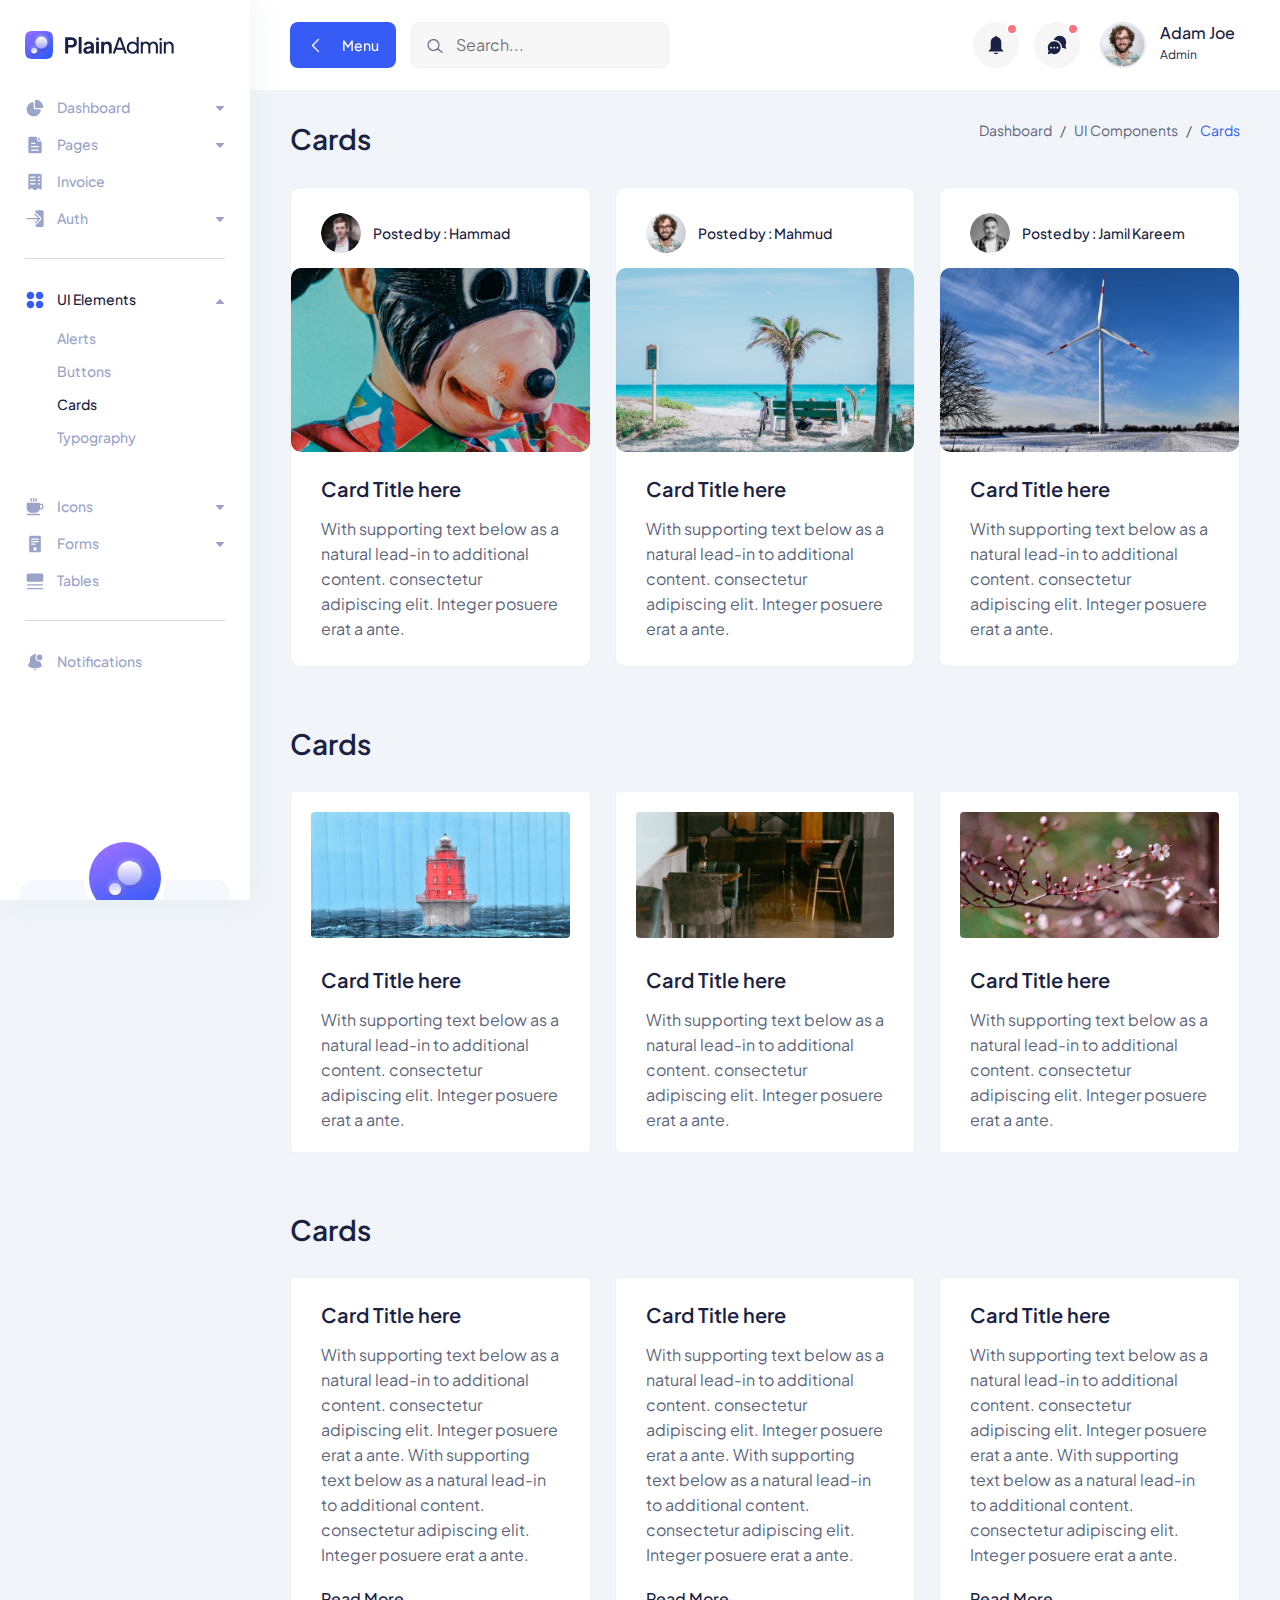
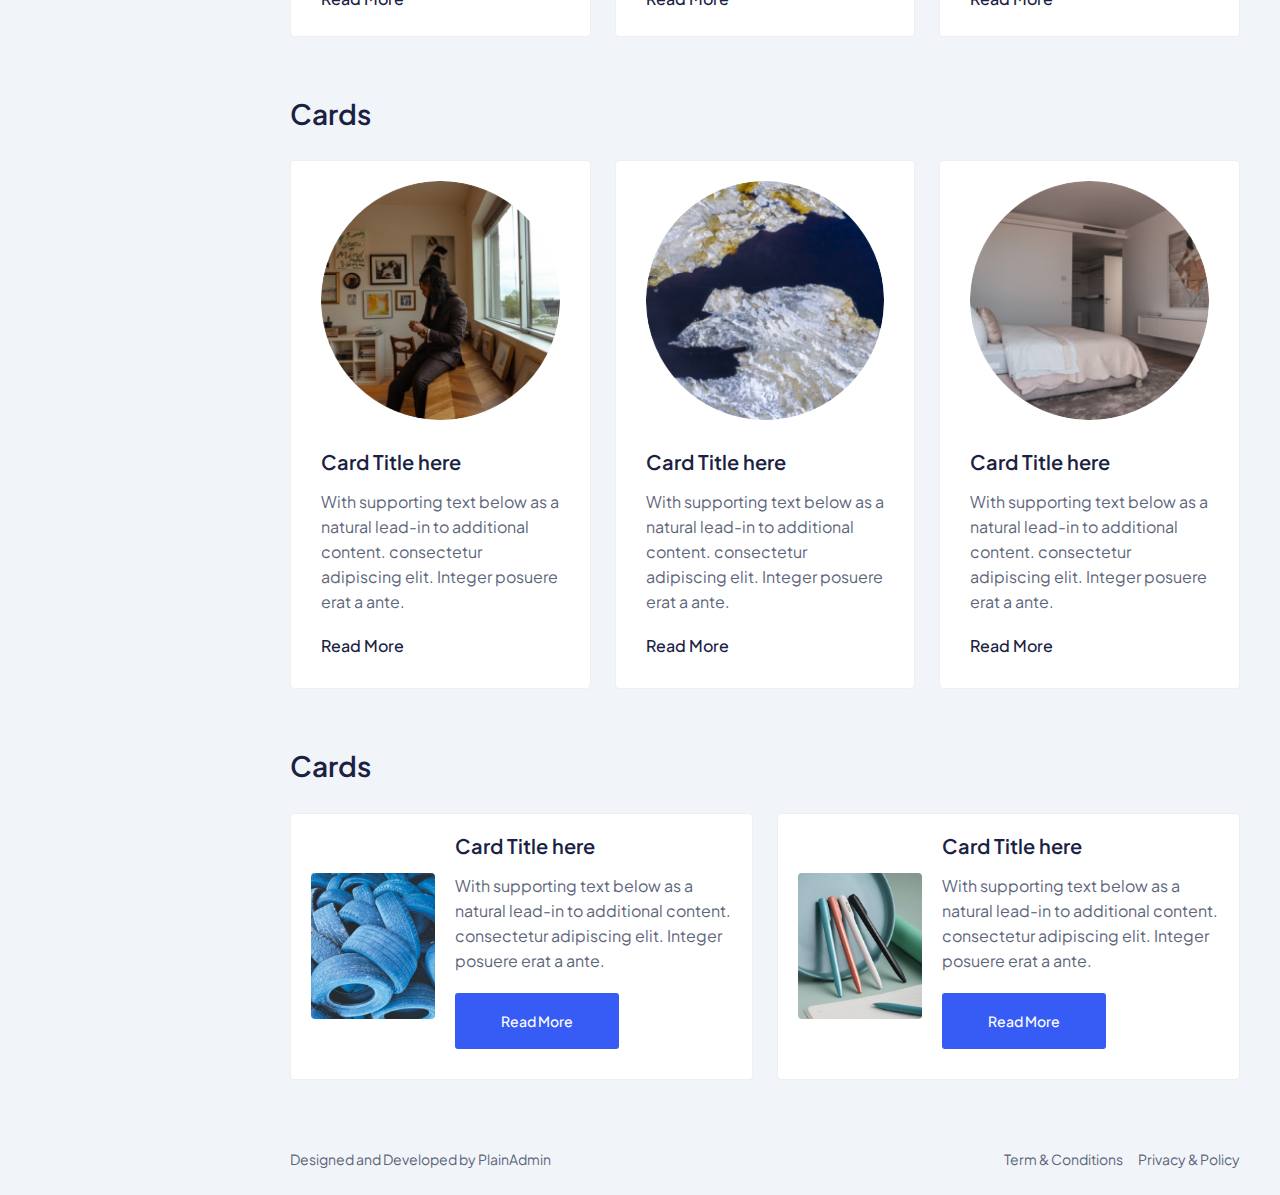
<file: admin/cards.html>
<!DOCTYPE html>
<html lang="en">
  <head>
    <meta charset="UTF-8" />
    <meta http-equiv="X-UA-Compatible" content="IE=edge" />
    <meta name="viewport" content="width=device-width, initial-scale=1.0" />
    <link rel="shortcut icon" href="assets/images/favicon.svg" type="image/x-icon" />
    <title>Cards | PlainAdmin Demo</title>

    <!-- ========== All CSS files linkup ========= -->
    <link rel="stylesheet" href="assets/css/bootstrap.min.css" />
    <link rel="stylesheet" href="assets/css/lineicons.css" />
    <link rel="stylesheet" href="assets/css/materialdesignicons.min.css" />
    <link rel="stylesheet" href="assets/css/fullcalendar.css" />
    <link rel="stylesheet" href="assets/css/main.css" />
  </head>
  <body>
    <!-- ======== Preloader =========== -->
    <div id="preloader">
      <div class="spinner"></div>
    </div>
    <!-- ======== Preloader =========== -->

    <!-- ======== sidebar-nav start =========== -->
    <aside class="sidebar-nav-wrapper">
      <div class="navbar-logo">
        <a href="index.html">
          <img src="assets/images/logo/logo.svg" alt="logo" />
        </a>
      </div>
      <nav class="sidebar-nav">
        <ul>
          <li class="nav-item nav-item-has-children">
            <a
              href="#0"
              class="collapsed"
              data-bs-toggle="collapse"
              data-bs-target="#ddmenu_1"
              aria-controls="ddmenu_1"
              aria-expanded="false"
              aria-label="Toggle navigation"
            >
              <span class="icon">
                <svg width="20" height="20" viewBox="0 0 20 20" fill="none" xmlns="http://www.w3.org/2000/svg">
                  <path
                    d="M8.74999 18.3333C12.2376 18.3333 15.1364 15.8128 15.7244 12.4941C15.8448 11.8143 15.2737 11.25 14.5833 11.25H9.99999C9.30966 11.25 8.74999 10.6903 8.74999 10V5.41666C8.74999 4.7263 8.18563 4.15512 7.50586 4.27556C4.18711 4.86357 1.66666 7.76243 1.66666 11.25C1.66666 15.162 4.83797 18.3333 8.74999 18.3333Z" />
                  <path
                    d="M17.0833 10C17.7737 10 18.3432 9.43708 18.2408 8.75433C17.7005 5.14918 14.8508 2.29947 11.2457 1.75912C10.5629 1.6568 10 2.2263 10 2.91665V9.16666C10 9.62691 10.3731 10 10.8333 10H17.0833Z" />
                </svg>
              </span>
              <span class="text">Dashboard</span>
            </a>
            <ul id="ddmenu_1" class="collapse dropdown-nav">
              <li>
                <a href="index.html"> eCommerce </a>
              </li>
            </ul>
          </li>
          <li class="nav-item nav-item-has-children">
            <a
              href="#0"
              class="collapsed"
              data-bs-toggle="collapse"
              data-bs-target="#ddmenu_2"
              aria-controls="ddmenu_2"
              aria-expanded="false"
              aria-label="Toggle navigation"
            >
              <span class="icon">
                <svg width="20" height="20" viewBox="0 0 20 20" fill="none" xmlns="http://www.w3.org/2000/svg">
                  <path
                    d="M11.8097 1.66667C11.8315 1.66667 11.8533 1.6671 11.875 1.66796V4.16667C11.875 5.43232 12.901 6.45834 14.1667 6.45834H16.6654C16.6663 6.48007 16.6667 6.50186 16.6667 6.5237V16.6667C16.6667 17.5872 15.9205 18.3333 15 18.3333H5.00001C4.07954 18.3333 3.33334 17.5872 3.33334 16.6667V3.33334C3.33334 2.41286 4.07954 1.66667 5.00001 1.66667H11.8097ZM6.66668 7.70834C6.3215 7.70834 6.04168 7.98816 6.04168 8.33334C6.04168 8.67851 6.3215 8.95834 6.66668 8.95834H10C10.3452 8.95834 10.625 8.67851 10.625 8.33334C10.625 7.98816 10.3452 7.70834 10 7.70834H6.66668ZM6.04168 11.6667C6.04168 12.0118 6.3215 12.2917 6.66668 12.2917H13.3333C13.6785 12.2917 13.9583 12.0118 13.9583 11.6667C13.9583 11.3215 13.6785 11.0417 13.3333 11.0417H6.66668C6.3215 11.0417 6.04168 11.3215 6.04168 11.6667ZM6.66668 14.375C6.3215 14.375 6.04168 14.6548 6.04168 15C6.04168 15.3452 6.3215 15.625 6.66668 15.625H13.3333C13.6785 15.625 13.9583 15.3452 13.9583 15C13.9583 14.6548 13.6785 14.375 13.3333 14.375H6.66668Z" />
                  <path
                    d="M13.125 2.29167L16.0417 5.20834H14.1667C13.5913 5.20834 13.125 4.74197 13.125 4.16667V2.29167Z" />
                </svg>
              </span>
              <span class="text">Pages</span>
            </a>
            <ul id="ddmenu_2" class="collapse dropdown-nav">
              <li>
                <a href="settings.html"> Settings </a>
              </li>
              <li>
                <a href="blank-page.html"> Blank Page </a>
              </li>
            </ul>
          </li>
          <li class="nav-item">
            <a href="invoice.html">
              <span class="icon">
                <svg width="20" height="20" viewBox="0 0 20 20" fill="none" xmlns="http://www.w3.org/2000/svg">
                  <path
                    d="M3.33334 3.35442C3.33334 2.4223 4.07954 1.66666 5.00001 1.66666H15C15.9205 1.66666 16.6667 2.4223 16.6667 3.35442V16.8565C16.6667 17.5519 15.8827 17.9489 15.3333 17.5317L13.8333 16.3924C13.537 16.1673 13.1297 16.1673 12.8333 16.3924L10.5 18.1646C10.2037 18.3896 9.79634 18.3896 9.50001 18.1646L7.16668 16.3924C6.87038 16.1673 6.46298 16.1673 6.16668 16.3924L4.66668 17.5317C4.11731 17.9489 3.33334 17.5519 3.33334 16.8565V3.35442ZM4.79168 5.04218C4.79168 5.39173 5.0715 5.6751 5.41668 5.6751H10C10.3452 5.6751 10.625 5.39173 10.625 5.04218C10.625 4.69264 10.3452 4.40927 10 4.40927H5.41668C5.0715 4.40927 4.79168 4.69264 4.79168 5.04218ZM5.41668 7.7848C5.0715 7.7848 4.79168 8.06817 4.79168 8.41774C4.79168 8.76724 5.0715 9.05066 5.41668 9.05066H10C10.3452 9.05066 10.625 8.76724 10.625 8.41774C10.625 8.06817 10.3452 7.7848 10 7.7848H5.41668ZM4.79168 11.7932C4.79168 12.1428 5.0715 12.4262 5.41668 12.4262H10C10.3452 12.4262 10.625 12.1428 10.625 11.7932C10.625 11.4437 10.3452 11.1603 10 11.1603H5.41668C5.0715 11.1603 4.79168 11.4437 4.79168 11.7932ZM13.3333 4.40927C12.9882 4.40927 12.7083 4.69264 12.7083 5.04218C12.7083 5.39173 12.9882 5.6751 13.3333 5.6751H14.5833C14.9285 5.6751 15.2083 5.39173 15.2083 5.04218C15.2083 4.69264 14.9285 4.40927 14.5833 4.40927H13.3333ZM12.7083 8.41774C12.7083 8.76724 12.9882 9.05066 13.3333 9.05066H14.5833C14.9285 9.05066 15.2083 8.76724 15.2083 8.41774C15.2083 8.06817 14.9285 7.7848 14.5833 7.7848H13.3333C12.9882 7.7848 12.7083 8.06817 12.7083 8.41774ZM13.3333 11.1603C12.9882 11.1603 12.7083 11.4437 12.7083 11.7932C12.7083 12.1428 12.9882 12.4262 13.3333 12.4262H14.5833C14.9285 12.4262 15.2083 12.1428 15.2083 11.7932C15.2083 11.4437 14.9285 11.1603 14.5833 11.1603H13.3333Z" />
                </svg>
              </span>
              <span class="text">Invoice</span>
            </a>
          </li>
          <li class="nav-item nav-item-has-children">
            <a
              href="#0"
              class="collapsed"
              data-bs-toggle="collapse"
              data-bs-target="#ddmenu_3"
              aria-controls="ddmenu_3"
              aria-expanded="false"
              aria-label="Toggle navigation"
            >
              <span class="icon">
                <svg width="20" height="20" viewBox="0 0 20 20" fill="none" xmlns="http://www.w3.org/2000/svg">
                  <path
                    d="M14.9211 10.1294C15.1652 9.88534 15.1652 9.48967 14.9211 9.24559L10.7544 5.0789C10.5103 4.83482 10.1147 4.83482 9.87057 5.0789C9.62649 5.32297 9.62649 5.71871 9.87057 5.96278L12.9702 9.06251H1.97916C1.63398 9.06251 1.35416 9.34234 1.35416 9.68751C1.35416 10.0327 1.63398 10.3125 1.97916 10.3125H12.9702L9.87057 13.4123C9.62649 13.6563 9.62649 14.052 9.87057 14.2961C10.1147 14.5402 10.5103 14.5402 10.7544 14.2961L14.9211 10.1294Z" />
                  <path
                    d="M11.6383 15.18L15.805 11.0133C16.5373 10.2811 16.5373 9.09391 15.805 8.36166L11.6383 4.195C11.2722 3.82888 10.7923 3.64582 10.3125 3.64582V3.02082C10.3125 2.10035 11.0587 1.35416 11.9792 1.35416H16.9792C17.8997 1.35416 18.6458 2.10035 18.6458 3.02082V16.3542C18.6458 17.2747 17.8997 18.0208 16.9792 18.0208H11.9792C11.0587 18.0208 10.3125 17.2747 10.3125 16.3542V15.7292C10.7923 15.7292 11.2722 15.5461 11.6383 15.18Z" />
                </svg>
              </span>
              <span class="text">Auth</span>
            </a>
            <ul id="ddmenu_3" class="collapse dropdown-nav">
              <li>
                <a href="signin.html"> Sign In </a>
              </li>
              <li>
                <a href="signup.html"> Sign Up </a>
              </li>
            </ul>
          </li>
          <span class="divider"><hr /></span>
          <li class="nav-item nav-item-has-children">
            <a
              href="#0"
              class=""
              data-bs-toggle="collapse"
              data-bs-target="#ddmenu_4"
              aria-controls="ddmenu_4"
              aria-expanded="true"
              aria-label="Toggle navigation"
            >
              <span class="icon">
                <svg width="20" height="20" viewBox="0 0 20 20" fill="none" xmlns="http://www.w3.org/2000/svg">
                  <path
                    d="M1.66666 5.41669C1.66666 3.34562 3.34559 1.66669 5.41666 1.66669C7.48772 1.66669 9.16666 3.34562 9.16666 5.41669C9.16666 7.48775 7.48772 9.16669 5.41666 9.16669C3.34559 9.16669 1.66666 7.48775 1.66666 5.41669Z" />
                  <path
                    d="M1.66666 14.5834C1.66666 12.5123 3.34559 10.8334 5.41666 10.8334C7.48772 10.8334 9.16666 12.5123 9.16666 14.5834C9.16666 16.6545 7.48772 18.3334 5.41666 18.3334C3.34559 18.3334 1.66666 16.6545 1.66666 14.5834Z" />
                  <path
                    d="M10.8333 5.41669C10.8333 3.34562 12.5123 1.66669 14.5833 1.66669C16.6544 1.66669 18.3333 3.34562 18.3333 5.41669C18.3333 7.48775 16.6544 9.16669 14.5833 9.16669C12.5123 9.16669 10.8333 7.48775 10.8333 5.41669Z" />
                  <path
                    d="M10.8333 14.5834C10.8333 12.5123 12.5123 10.8334 14.5833 10.8334C16.6544 10.8334 18.3333 12.5123 18.3333 14.5834C18.3333 16.6545 16.6544 18.3334 14.5833 18.3334C12.5123 18.3334 10.8333 16.6545 10.8333 14.5834Z" />
                </svg>
              </span>
              <span class="text">UI Elements </span>
            </a>
            <ul id="ddmenu_4" class="collapsed show dropdown-nav">
              <li>
                <a href="alerts.html"> Alerts </a>
              </li>
              <li>
                <a href="buttons.html"> Buttons </a>
              </li>
              <li>
                <a href="cards.html" class="active"> Cards </a>
              </li>
              <li>
                <a href="typography.html"> Typography </a>
              </li>
            </ul>
          </li>
          <li class="nav-item nav-item-has-children">
            <a
              href="#0"
              class="collapsed"
              data-bs-toggle="collapse"
              data-bs-target="#ddmenu_55"
              aria-controls="ddmenu_55"
              aria-expanded="false"
              aria-label="Toggle navigation"
            >
              <span class="icon">
                <svg width="20" height="20" viewBox="0 0 20 20" fill="none" xmlns="http://www.w3.org/2000/svg">
                  <path
                    d="M5.48663 1.1466C5.77383 0.955131 6.16188 1.03274 6.35335 1.31994L6.87852 2.10769C7.20508 2.59755 7.20508 3.23571 6.87852 3.72556L6.35335 4.51331C6.16188 4.80052 5.77383 4.87813 5.48663 4.68666C5.19943 4.49519 5.12182 4.10715 5.31328 3.81994L5.83845 3.03219C5.88511 2.96221 5.88511 2.87105 5.83845 2.80106L5.31328 2.01331C5.12182 1.72611 5.19943 1.33806 5.48663 1.1466Z" />
                  <path
                    d="M2.49999 5.83331C2.03976 5.83331 1.66666 6.2064 1.66666 6.66665V10.8333C1.66666 13.5948 3.90523 15.8333 6.66666 15.8333H9.99999C12.1856 15.8333 14.0436 14.431 14.7235 12.4772C14.8134 12.4922 14.9058 12.5 15 12.5H16.6667C17.5872 12.5 18.3333 11.7538 18.3333 10.8333V8.33331C18.3333 7.41284 17.5872 6.66665 16.6667 6.66665H15C15 6.2064 14.6269 5.83331 14.1667 5.83331H2.49999ZM14.9829 11.2496C14.9942 11.1123 15 10.9735 15 10.8333V7.91665H16.6667C16.8967 7.91665 17.0833 8.10319 17.0833 8.33331V10.8333C17.0833 11.0634 16.8967 11.25 16.6667 11.25H15L14.9898 11.2498L14.9829 11.2496Z" />
                  <path
                    d="M8.85332 1.31994C8.6619 1.03274 8.27383 0.955131 7.98663 1.1466C7.69943 1.33806 7.62182 1.72611 7.81328 2.01331L8.33848 2.80106C8.38507 2.87105 8.38507 2.96221 8.33848 3.03219L7.81328 3.81994C7.62182 4.10715 7.69943 4.49519 7.98663 4.68666C8.27383 4.87813 8.6619 4.80052 8.85332 4.51331L9.37848 3.72556C9.70507 3.23571 9.70507 2.59755 9.37848 2.10769L8.85332 1.31994Z" />
                  <path
                    d="M10.4867 1.1466C10.7738 0.955131 11.1619 1.03274 11.3533 1.31994L11.8785 2.10769C12.2051 2.59755 12.2051 3.23571 11.8785 3.72556L11.3533 4.51331C11.1619 4.80052 10.7738 4.87813 10.4867 4.68666C10.1994 4.49519 10.1218 4.10715 10.3133 3.81994L10.8385 3.03219C10.8851 2.96221 10.8851 2.87105 10.8385 2.80106L10.3133 2.01331C10.1218 1.72611 10.1994 1.33806 10.4867 1.1466Z" />
                  <path
                    d="M2.49999 16.6667C2.03976 16.6667 1.66666 17.0398 1.66666 17.5C1.66666 17.9602 2.03976 18.3334 2.49999 18.3334H14.1667C14.6269 18.3334 15 17.9602 15 17.5C15 17.0398 14.6269 16.6667 14.1667 16.6667H2.49999Z" />
                </svg>
              </span>
              <span class="text">Icons</span>
            </a>
            <ul id="ddmenu_55" class="collapse dropdown-nav">
              <li>
                <a href="icons.html"> LineIcons </a>
              </li>
              <li>
                <a href="mdi-icons.html"> MDI Icons </a>
              </li>
            </ul>
          </li>
          <li class="nav-item nav-item-has-children">
            <a
              href="#0"
              class="collapsed"
              data-bs-toggle="collapse"
              data-bs-target="#ddmenu_5"
              aria-controls="ddmenu_5"
              aria-expanded="false"
              aria-label="Toggle navigation"
            >
              <span class="icon">
                <svg width="20" height="20" viewBox="0 0 20 20" fill="none" xmlns="http://www.w3.org/2000/svg">
                  <path
                    d="M4.16666 3.33335C4.16666 2.41288 4.91285 1.66669 5.83332 1.66669H14.1667C15.0872 1.66669 15.8333 2.41288 15.8333 3.33335V16.6667C15.8333 17.5872 15.0872 18.3334 14.1667 18.3334H5.83332C4.91285 18.3334 4.16666 17.5872 4.16666 16.6667V3.33335ZM6.04166 5.00002C6.04166 5.3452 6.32148 5.62502 6.66666 5.62502H13.3333C13.6785 5.62502 13.9583 5.3452 13.9583 5.00002C13.9583 4.65485 13.6785 4.37502 13.3333 4.37502H6.66666C6.32148 4.37502 6.04166 4.65485 6.04166 5.00002ZM6.66666 6.87502C6.32148 6.87502 6.04166 7.15485 6.04166 7.50002C6.04166 7.8452 6.32148 8.12502 6.66666 8.12502H13.3333C13.6785 8.12502 13.9583 7.8452 13.9583 7.50002C13.9583 7.15485 13.6785 6.87502 13.3333 6.87502H6.66666ZM6.04166 10C6.04166 10.3452 6.32148 10.625 6.66666 10.625H9.99999C10.3452 10.625 10.625 10.3452 10.625 10C10.625 9.65485 10.3452 9.37502 9.99999 9.37502H6.66666C6.32148 9.37502 6.04166 9.65485 6.04166 10ZM9.99999 16.6667C10.9205 16.6667 11.6667 15.9205 11.6667 15C11.6667 14.0795 10.9205 13.3334 9.99999 13.3334C9.07949 13.3334 8.33332 14.0795 8.33332 15C8.33332 15.9205 9.07949 16.6667 9.99999 16.6667Z" />
                </svg>
              </span>
              <span class="text"> Forms </span>
            </a>
            <ul id="ddmenu_5" class="collapse dropdown-nav">
              <li>
                <a href="form-elements.html"> Form Elements </a>
              </li>
            </ul>
          </li>
          <li class="nav-item">
            <a href="tables.html">
              <span class="icon">
                <svg width="20" height="20" viewBox="0 0 20 20" fill="none" xmlns="http://www.w3.org/2000/svg">
                  <path
                    d="M1.66666 4.16667C1.66666 3.24619 2.41285 2.5 3.33332 2.5H16.6667C17.5872 2.5 18.3333 3.24619 18.3333 4.16667V9.16667C18.3333 10.0872 17.5872 10.8333 16.6667 10.8333H3.33332C2.41285 10.8333 1.66666 10.0872 1.66666 9.16667V4.16667Z" />
                  <path
                    d="M1.875 13.75C1.875 13.4048 2.15483 13.125 2.5 13.125H17.5C17.8452 13.125 18.125 13.4048 18.125 13.75C18.125 14.0952 17.8452 14.375 17.5 14.375H2.5C2.15483 14.375 1.875 14.0952 1.875 13.75Z" />
                  <path
                    d="M2.5 16.875C2.15483 16.875 1.875 17.1548 1.875 17.5C1.875 17.8452 2.15483 18.125 2.5 18.125H17.5C17.8452 18.125 18.125 17.8452 18.125 17.5C18.125 17.1548 17.8452 16.875 17.5 16.875H2.5Z" />
                </svg>
              </span>
              <span class="text">Tables</span>
            </a>
          </li>
          <span class="divider"><hr /></span>

          <li class="nav-item">
            <a href="notification.html">
              <span class="icon">
                <svg width="20" height="20" viewBox="0 0 20 20" fill="none" xmlns="http://www.w3.org/2000/svg">
                  <path
                    d="M10.8333 2.50008C10.8333 2.03984 10.4602 1.66675 9.99999 1.66675C9.53975 1.66675 9.16666 2.03984 9.16666 2.50008C9.16666 2.96032 9.53975 3.33341 9.99999 3.33341C10.4602 3.33341 10.8333 2.96032 10.8333 2.50008Z" />
                  <path
                    d="M17.5 5.41673C17.5 7.02756 16.1942 8.33339 14.5833 8.33339C12.9725 8.33339 11.6667 7.02756 11.6667 5.41673C11.6667 3.80589 12.9725 2.50006 14.5833 2.50006C16.1942 2.50006 17.5 3.80589 17.5 5.41673Z" />
                  <path
                    d="M11.4272 2.69637C10.9734 2.56848 10.4947 2.50006 10 2.50006C7.10054 2.50006 4.75003 4.85057 4.75003 7.75006V9.20873C4.75003 9.72814 4.62082 10.2393 4.37404 10.6963L3.36705 12.5611C2.89938 13.4272 3.26806 14.5081 4.16749 14.9078C7.88074 16.5581 12.1193 16.5581 15.8326 14.9078C16.732 14.5081 17.1007 13.4272 16.633 12.5611L15.626 10.6963C15.43 10.3333 15.3081 9.93606 15.2663 9.52773C15.0441 9.56431 14.8159 9.58339 14.5833 9.58339C12.2822 9.58339 10.4167 7.71791 10.4167 5.41673C10.4167 4.37705 10.7975 3.42631 11.4272 2.69637Z" />
                  <path
                    d="M7.48901 17.1925C8.10004 17.8918 8.99841 18.3335 10 18.3335C11.0016 18.3335 11.9 17.8918 12.511 17.1925C10.8482 17.4634 9.15183 17.4634 7.48901 17.1925Z" />
                </svg>
              </span>
              <span class="text">Notifications</span>
            </a>
          </li>
        </ul>
      </nav>
      <div class="promo-box">
        <div class="promo-icon">
          <img class="mx-auto" src="./assets/images/logo/logo-icon-big.svg" alt="Logo">
        </div>
        <h3>Upgrade to PRO</h3>
        <p>Improve your development process and start doing more with PlainAdmin PRO!</p>
        <a href="https://plainadmin.com/pro" target="_blank" rel="nofollow" class="main-btn primary-btn btn-hover">
          Upgrade to PRO
        </a>
      </div>
    </aside>
    <div class="overlay"></div>
    <!-- ======== sidebar-nav end =========== -->

    <!-- ======== main-wrapper start =========== -->
    <main class="main-wrapper">
      <!-- ========== header start ========== -->
      <header class="header">
        <div class="container-fluid">
          <div class="row">
            <div class="col-lg-5 col-md-5 col-6">
              <div class="header-left d-flex align-items-center">
                <div class="menu-toggle-btn mr-15">
                  <button id="menu-toggle" class="main-btn primary-btn btn-hover">
                    <i class="lni lni-chevron-left me-2"></i> Menu
                  </button>
                </div>
                <div class="header-search d-none d-md-flex">
                  <form action="#">
                    <input type="text" placeholder="Search..." />
                    <button><i class="lni lni-search-alt"></i></button>
                  </form>
                </div>
              </div>
            </div>
            <div class="col-lg-7 col-md-7 col-6">
              <div class="header-right">
                <!-- notification start -->
                <div class="notification-box ml-15 d-none d-md-flex">
                  <button class="dropdown-toggle" type="button" id="notification" data-bs-toggle="dropdown"
                    aria-expanded="false">
                    <svg width="22" height="22" viewBox="0 0 22 22" fill="none" xmlns="http://www.w3.org/2000/svg">
                      <path
                        d="M11 20.1667C9.88317 20.1667 8.88718 19.63 8.23901 18.7917H13.761C13.113 19.63 12.1169 20.1667 11 20.1667Z"
                        fill="" />
                      <path
                        d="M10.1157 2.74999C10.1157 2.24374 10.5117 1.83333 11 1.83333C11.4883 1.83333 11.8842 2.24374 11.8842 2.74999V2.82604C14.3932 3.26245 16.3051 5.52474 16.3051 8.24999V14.287C16.3051 14.5301 16.3982 14.7633 16.564 14.9352L18.2029 16.6342C18.4814 16.9229 18.2842 17.4167 17.8903 17.4167H4.10961C3.71574 17.4167 3.5185 16.9229 3.797 16.6342L5.43589 14.9352C5.6017 14.7633 5.69485 14.5301 5.69485 14.287V8.24999C5.69485 5.52474 7.60672 3.26245 10.1157 2.82604V2.74999Z"
                        fill="" />
                    </svg>
                    <span></span>
                  </button>
                  <ul class="dropdown-menu dropdown-menu-end" aria-labelledby="notification">
                    <li>
                      <a href="#0">
                        <div class="image">
                          <img src="assets/images/lead/lead-6.png" alt="" />
                        </div>
                        <div class="content">
                          <h6>
                            John Doe
                            <span class="text-regular">
                              comment on a product.
                            </span>
                          </h6>
                          <p>
                            Lorem ipsum dolor sit amet, consect etur adipiscing
                            elit Vivamus tortor.
                          </p>
                          <span>10 mins ago</span>
                        </div>
                      </a>
                    </li>
                    <li>
                      <a href="#0">
                        <div class="image">
                          <img src="assets/images/lead/lead-1.png" alt="" />
                        </div>
                        <div class="content">
                          <h6>
                            Jonathon
                            <span class="text-regular">
                              like on a product.
                            </span>
                          </h6>
                          <p>
                            Lorem ipsum dolor sit amet, consect etur adipiscing
                            elit Vivamus tortor.
                          </p>
                          <span>10 mins ago</span>
                        </div>
                      </a>
                    </li>
                  </ul>
                </div>
                <!-- notification end -->
                <!-- message start -->
                <div class="header-message-box ml-15 d-none d-md-flex">
                  <button class="dropdown-toggle" type="button" id="message" data-bs-toggle="dropdown"
                    aria-expanded="false">
                    <svg width="22" height="22" viewBox="0 0 22 22" fill="none" xmlns="http://www.w3.org/2000/svg">
                      <path
                        d="M7.74866 5.97421C7.91444 5.96367 8.08162 5.95833 8.25005 5.95833C12.5532 5.95833 16.0417 9.4468 16.0417 13.75C16.0417 13.9184 16.0364 14.0856 16.0259 14.2514C16.3246 14.138 16.6127 14.003 16.8883 13.8482L19.2306 14.629C19.7858 14.8141 20.3141 14.2858 20.129 13.7306L19.3482 11.3882C19.8694 10.4604 20.1667 9.38996 20.1667 8.25C20.1667 4.70617 17.2939 1.83333 13.75 1.83333C11.0077 1.83333 8.66702 3.55376 7.74866 5.97421Z"
                        fill="" />
                      <path
                        d="M14.6667 13.75C14.6667 17.2938 11.7939 20.1667 8.25004 20.1667C7.11011 20.1667 6.03962 19.8694 5.11182 19.3482L2.76946 20.129C2.21421 20.3141 1.68597 19.7858 1.87105 19.2306L2.65184 16.8882C2.13062 15.9604 1.83338 14.89 1.83338 13.75C1.83338 10.2062 4.70622 7.33333 8.25004 7.33333C11.7939 7.33333 14.6667 10.2062 14.6667 13.75ZM5.95838 13.75C5.95838 13.2437 5.54797 12.8333 5.04171 12.8333C4.53545 12.8333 4.12504 13.2437 4.12504 13.75C4.12504 14.2563 4.53545 14.6667 5.04171 14.6667C5.54797 14.6667 5.95838 14.2563 5.95838 13.75ZM9.16671 13.75C9.16671 13.2437 8.7563 12.8333 8.25004 12.8333C7.74379 12.8333 7.33338 13.2437 7.33338 13.75C7.33338 14.2563 7.74379 14.6667 8.25004 14.6667C8.7563 14.6667 9.16671 14.2563 9.16671 13.75ZM11.4584 14.6667C11.9647 14.6667 12.375 14.2563 12.375 13.75C12.375 13.2437 11.9647 12.8333 11.4584 12.8333C10.9521 12.8333 10.5417 13.2437 10.5417 13.75C10.5417 14.2563 10.9521 14.6667 11.4584 14.6667Z"
                        fill="" />
                    </svg>
                    <span></span>
                  </button>
                  <ul class="dropdown-menu dropdown-menu-end" aria-labelledby="message">
                    <li>
                      <a href="#0">
                        <div class="image">
                          <img src="assets/images/lead/lead-5.png" alt="" />
                        </div>
                        <div class="content">
                          <h6>Jacob Jones</h6>
                          <p>Hey!I can across your profile and ...</p>
                          <span>10 mins ago</span>
                        </div>
                      </a>
                    </li>
                    <li>
                      <a href="#0">
                        <div class="image">
                          <img src="assets/images/lead/lead-3.png" alt="" />
                        </div>
                        <div class="content">
                          <h6>John Doe</h6>
                          <p>Would you mind please checking out</p>
                          <span>12 mins ago</span>
                        </div>
                      </a>
                    </li>
                    <li>
                      <a href="#0">
                        <div class="image">
                          <img src="assets/images/lead/lead-2.png" alt="" />
                        </div>
                        <div class="content">
                          <h6>Anee Lee</h6>
                          <p>Hey! are you available for freelance?</p>
                          <span>1h ago</span>
                        </div>
                      </a>
                    </li>
                  </ul>
                </div>
                <!-- message end -->
                <!-- profile start -->
                <div class="profile-box ml-15">
                  <button class="dropdown-toggle bg-transparent border-0" type="button" id="profile"
                    data-bs-toggle="dropdown" aria-expanded="false">
                    <div class="profile-info">
                      <div class="info">
                        <div class="image">
                          <img src="assets/images/profile/profile-image.png" alt="" />
                        </div>
                        <div>
                          <h6 class="fw-500">Adam Joe</h6>
                          <p>Admin</p>
                        </div>
                      </div>
                    </div>
                  </button>
                  <ul class="dropdown-menu dropdown-menu-end" aria-labelledby="profile">
                    <li>
                      <div class="author-info flex items-center !p-1">
                        <div class="image">
                          <img src="assets/images/profile/profile-image.png" alt="image">
                        </div>
                        <div class="content">
                          <h4 class="text-sm">Adam Joe</h4>
                          <a class="text-black/40 dark:text-white/40 hover:text-black dark:hover:text-white text-xs"
                            href="#">Email@gmail.com</a>
                        </div>
                      </div>
                    </li>
                    <li class="divider"></li>
                    <li>
                      <a href="#0">
                        <i class="lni lni-user"></i> View Profile
                      </a>
                    </li>
                    <li>
                      <a href="#0">
                        <i class="lni lni-alarm"></i> Notifications
                      </a>
                    </li>
                    <li>
                      <a href="#0"> <i class="lni lni-inbox"></i> Messages </a>
                    </li>
                    <li>
                      <a href="#0"> <i class="lni lni-cog"></i> Settings </a>
                    </li>
                    <li class="divider"></li>
                    <li>
                      <a href="#0"> <i class="lni lni-exit"></i> Sign Out </a>
                    </li>
                  </ul>
                </div>
                <!-- profile end -->
              </div>
            </div>
          </div>
        </div>
      </header>
      <!-- ========== header end ========== -->

      <!-- ========== card components start ========== -->
      <section class="card-components">
        <div class="container-fluid">
          <!-- ========== title-wrapper start ========== -->
          <div class="title-wrapper pt-30">
            <div class="row align-items-center">
              <div class="col-md-6">
                <div class="title">
                  <h2>Cards</h2>
                </div>
              </div>
              <!-- end col -->
              <div class="col-md-6">
                <div class="breadcrumb-wrapper">
                  <nav aria-label="breadcrumb">
                    <ol class="breadcrumb">
                      <li class="breadcrumb-item">
                        <a href="#0">Dashboard</a>
                      </li>
                      <li class="breadcrumb-item">
                        <a href="#0">UI Components</a>
                      </li>
                      <li class="breadcrumb-item active" aria-current="page">
                        Cards
                      </li>
                    </ol>
                  </nav>
                </div>
              </div>
              <!-- end col -->
            </div>
            <!-- end row -->
          </div>
          <!-- ========== title-wrapper end ========== -->

          <!-- ========== cards-styles start ========== -->
          <div class="cards-styles">
            <!-- ========= card-style-1 start ========= -->
            <div class="row">
              <div class="col-xl-4 col-lg-4 col-md-6 col-sm-6">
                <div class="card-style-1 mb-30">
                  <div class="card-meta">
                    <div class="image">
                      <img src="assets/images/cards/card-style-1/admin-1.png" alt="" />
                    </div>
                    <div class="text">
                      <p class="text-sm text-medium">
                        Posted by : <a href="#0">Hammad</a>
                      </p>
                    </div>
                  </div>
                  <div class="card-image">
                    <a href="#0">
                      <img src="assets/images/cards/card-style-1/card-1.jpg" alt="" />
                    </a>
                  </div>
                  <div class="card-content">
                    <h4><a href="#0"> Card Title here </a></h4>
                    <p>
                      With supporting text below as a natural lead-in to
                      additional content. consectetur adipiscing elit. Integer
                      posuere erat a ante.
                    </p>
                  </div>
                </div>
                <!-- end card-->
              </div>
              <!-- end col -->
              <div class="col-xl-4 col-lg-4 col-md-6 col-sm-6">
                <div class="card-style-1 mb-30">
                  <div class="card-meta">
                    <div class="image">
                      <img src="assets/images/cards/card-style-1/admin-2.png" alt="" />
                    </div>
                    <div class="text">
                      <p class="text-sm text-medium">
                        Posted by : <a href="#0">Mahmud</a>
                      </p>
                    </div>
                  </div>
                  <div class="card-image">
                    <a href="#0">
                      <img src="assets/images/cards/card-style-1/card-2.jpg" alt="" />
                    </a>
                  </div>
                  <div class="card-content">
                    <h4><a href="#0"> Card Title here </a></h4>
                    <p>
                      With supporting text below as a natural lead-in to
                      additional content. consectetur adipiscing elit. Integer
                      posuere erat a ante.
                    </p>
                  </div>
                </div>
                <!-- end card-->
              </div>
              <!-- end col -->
              <div class="col-xl-4 col-lg-4 col-md-6 col-sm-6">
                <div class="card-style-1 mb-30">
                  <div class="card-meta">
                    <div class="image">
                      <img src="assets/images/cards/card-style-1/admin-3.png" alt="" />
                    </div>
                    <div class="text">
                      <p class="text-sm text-medium">
                        Posted by : <a href="#0">Jamil Kareem</a>
                      </p>
                    </div>
                  </div>
                  <div class="card-image">
                    <a href="#0">
                      <img src="assets/images/cards/card-style-1/card-3.jpg" alt="" />
                    </a>
                  </div>
                  <div class="card-content">
                    <h4><a href="#0"> Card Title here </a></h4>
                    <p>
                      With supporting text below as a natural lead-in to
                      additional content. consectetur adipiscing elit. Integer
                      posuere erat a ante.
                    </p>
                  </div>
                </div>
                <!-- end card-->
              </div>
              <!-- end col -->
            </div>
            <!-- end row -->
            <!-- ========= card-style-1 end ========= -->

            <!-- ========= card-style-2 start ========= -->
            <div class="row">
              <div class="col-12">
                <div class="title mt-30 mb-30">
                  <h2>Cards</h2>
                </div>
              </div>
              <!-- end col -->
              <div class="col-xl-4 col-lg-4 col-md-6 col-sm-6">
                <div class="card-style-2 mb-30">
                  <div class="card-image">
                    <a href="#0">
                      <img src="assets/images/cards/card-style-2/card-1.jpg" alt="" />
                    </a>
                  </div>
                  <div class="card-content">
                    <h4><a href="#0">Card Title here </a></h4>
                    <p>
                      With supporting text below as a natural lead-in to
                      additional content. consectetur adipiscing elit. Integer
                      posuere erat a ante.
                    </p>
                  </div>
                </div>
              </div>
              <!-- end col -->
              <div class="col-xl-4 col-lg-4 col-md-6 col-sm-6">
                <div class="card-style-2 mb-30">
                  <div class="card-image">
                    <a href="#0">
                      <img src="assets/images/cards/card-style-2/card-2.jpg" alt="" />
                    </a>
                  </div>
                  <div class="card-content">
                    <h4><a href="#0">Card Title here </a></h4>
                    <p>
                      With supporting text below as a natural lead-in to
                      additional content. consectetur adipiscing elit. Integer
                      posuere erat a ante.
                    </p>
                  </div>
                </div>
              </div>
              <!-- end col -->
              <div class="col-xl-4 col-lg-4 col-md-6 col-sm-6">
                <div class="card-style-2 mb-30">
                  <div class="card-image">
                    <a href="#0">
                      <img src="assets/images/cards/card-style-2/card-3.jpg" alt="" />
                    </a>
                  </div>
                  <div class="card-content">
                    <h4><a href="#0">Card Title here </a></h4>
                    <p>
                      With supporting text below as a natural lead-in to
                      additional content. consectetur adipiscing elit. Integer
                      posuere erat a ante.
                    </p>
                  </div>
                </div>
              </div>
              <!-- end col -->
            </div>
            <!-- end row -->
            <!-- ========= card-style-2 end ========= -->

            <!-- ========= card-style-3 start ========= -->
            <div class="row">
              <div class="col-12">
                <div class="title mt-30 mb-30">
                  <h2>Cards</h2>
                </div>
              </div>
              <!-- end col -->
              <div class="col-xl-4 col-lg-4 col-md-6 col-sm-6">
                <div class="card-style-3 mb-30">
                  <div class="card-content">
                    <h4><a href="#0">Card Title here </a></h4>
                    <p>
                      With supporting text below as a natural lead-in to
                      additional content. consectetur adipiscing elit. Integer
                      posuere erat a ante. With supporting text below as a
                      natural lead-in to additional content. consectetur
                      adipiscing elit. Integer posuere erat a ante.
                    </p>
                    <a href="#0" class="read-more">Read More</a>
                  </div>
                </div>
              </div>
              <!-- end col -->
              <div class="col-xl-4 col-lg-4 col-md-6 col-sm-6">
                <div class="card-style-3 mb-30">
                  <div class="card-content">
                    <h4><a href="#0">Card Title here </a></h4>
                    <p>
                      With supporting text below as a natural lead-in to
                      additional content. consectetur adipiscing elit. Integer
                      posuere erat a ante. With supporting text below as a
                      natural lead-in to additional content. consectetur
                      adipiscing elit. Integer posuere erat a ante.
                    </p>
                    <a href="#0" class="read-more">Read More</a>
                  </div>
                </div>
              </div>
              <!-- end col -->
              <div class="col-xl-4 col-lg-4 col-md-6 col-sm-6">
                <div class="card-style-3 mb-30">
                  <div class="card-content">
                    <h4><a href="#0">Card Title here </a></h4>
                    <p>
                      With supporting text below as a natural lead-in to
                      additional content. consectetur adipiscing elit. Integer
                      posuere erat a ante. With supporting text below as a
                      natural lead-in to additional content. consectetur
                      adipiscing elit. Integer posuere erat a ante.
                    </p>
                    <a href="#0" class="read-more">Read More</a>
                  </div>
                </div>
              </div>
              <!-- end col -->
            </div>
            <!-- end row -->
            <!-- ========= card-style-3 end ========= -->

            <!-- ========= card-style-4 start ========= -->
            <div class="row">
              <div class="col-12">
                <div class="title mt-30 mb-30">
                  <h2>Cards</h2>
                </div>
              </div>
              <!-- end col -->
              <div class="col-xl-4 col-lg-4 col-md-6">
                <div class="card-style-4 mb-30">
                  <div class="card-image">
                    <a href="#0">
                      <img src="assets/images/cards/card-style-4/card-1.png" alt="" />
                    </a>
                  </div>
                  <div class="card-content">
                    <h4><a href="#0">Card Title here </a></h4>
                    <p>
                      With supporting text below as a natural lead-in to
                      additional content. consectetur adipiscing elit. Integer
                      posuere erat a ante.
                    </p>
                    <a href="#0" class="read-more">Read More</a>
                  </div>
                </div>
              </div>
              <!-- end col -->
              <div class="col-xl-4 col-lg-4 col-md-6">
                <div class="card-style-4 mb-30">
                  <div class="card-image">
                    <a href="#0">
                      <img src="assets/images/cards/card-style-4/card-2.png" alt="" />
                    </a>
                  </div>
                  <div class="card-content">
                    <h4><a href="#0">Card Title here </a></h4>
                    <p>
                      With supporting text below as a natural lead-in to
                      additional content. consectetur adipiscing elit. Integer
                      posuere erat a ante.
                    </p>
                    <a href="#0" class="read-more">Read More</a>
                  </div>
                </div>
              </div>
              <!-- end col -->
              <div class="col-xl-4 col-lg-4 col-md-6">
                <div class="card-style-4 mb-30">
                  <div class="card-image">
                    <a href="#0">
                      <img src="assets/images/cards/card-style-4/card-3.png" alt="" />
                    </a>
                  </div>
                  <div class="card-content">
                    <h4><a href="#0">Card Title here </a></h4>
                    <p>
                      With supporting text below as a natural lead-in to
                      additional content. consectetur adipiscing elit. Integer
                      posuere erat a ante.
                    </p>
                    <a href="#0" class="read-more">Read More</a>
                  </div>
                </div>
              </div>
              <!-- end col -->
            </div>
            <!-- end row -->
            <!-- ========= card-style-4 end ========= -->

            <!-- ========= card-style-5 start ========= -->
            <div class="row">
              <div class="col-12">
                <div class="title mt-30 mb-30">
                  <h2>Cards</h2>
                </div>
              </div>
              <!-- end col -->
              <div class="col-xl-6 col-lg-6">
                <div class="card-style-5 mb-30">
                  <div class="card-image">
                    <a href="#0">
                      <img src="assets/images/cards/card-style-5/card-1.jpg" alt="" />
                    </a>
                  </div>
                  <div class="card-content">
                    <h4><a href="#0">Card Title here </a></h4>
                    <p>
                      With supporting text below as a natural lead-in to
                      additional content. consectetur adipiscing elit. Integer
                      posuere erat a ante.
                    </p>
                    <a href="#0" class="main-btn primary-btn btn-hover">Read More</a>
                  </div>
                </div>
                <!-- end card -->
              </div>
              <!-- end col -->
              <div class="col-xl-6 col-lg-6">
                <div class="card-style-5 mb-30">
                  <div class="card-image">
                    <a href="#0">
                      <img src="assets/images/cards/card-style-5/card-2.jpg" alt="" />
                    </a>
                  </div>
                  <div class="card-content">
                    <h4><a href="#0">Card Title here </a></h4>
                    <p>
                      With supporting text below as a natural lead-in to
                      additional content. consectetur adipiscing elit. Integer
                      posuere erat a ante.
                    </p>
                    <a href="#0" class="main-btn primary-btn btn-hover">Read More</a>
                  </div>
                </div>
                <!-- end card -->
              </div>
              <!-- end col -->
            </div>
            <!-- end row -->
            <!-- ========= card-style-5 end ========= -->
          </div>
          <!-- ========== cards-styles end ========== -->
        </div>
        <!-- end container -->
      </section>
      <!-- ========== card components end ========== -->

      <!-- ========== footer start =========== -->
      <footer class="footer">
        <div class="container-fluid">
          <div class="row">
            <div class="col-md-6 order-last order-md-first">
              <div class="copyright text-center text-md-start">
                <p class="text-sm">
                  Designed and Developed by
                  <a href="https://plainadmin.com" rel="nofollow" target="_blank">
                    PlainAdmin
                  </a>
                </p>
              </div>
            </div>
            <!-- end col-->
            <div class="col-md-6">
              <div class="terms d-flex justify-content-center justify-content-md-end">
                <a href="#0" class="text-sm">Term & Conditions</a>
                <a href="#0" class="text-sm ml-15">Privacy & Policy</a>
              </div>
            </div>
          </div>
          <!-- end row -->
        </div>
        <!-- end container -->
      </footer>
      <!-- ========== footer end =========== -->
    </main>
    <!-- ======== main-wrapper end =========== -->

    <!-- ========= All Javascript files linkup ======== -->
    <script src="assets/js/bootstrap.bundle.min.js"></script>
    <script src="assets/js/Chart.min.js"></script>
    <script src="assets/js/dynamic-pie-chart.js"></script>
    <script src="assets/js/moment.min.js"></script>
    <script src="assets/js/fullcalendar.js"></script>
    <script src="assets/js/jvectormap.min.js"></script>
    <script src="assets/js/world-merc.js"></script>
    <script src="assets/js/polyfill.js"></script>
    <script src="assets/js/main.js"></script>
  </body>
</html>
</file>
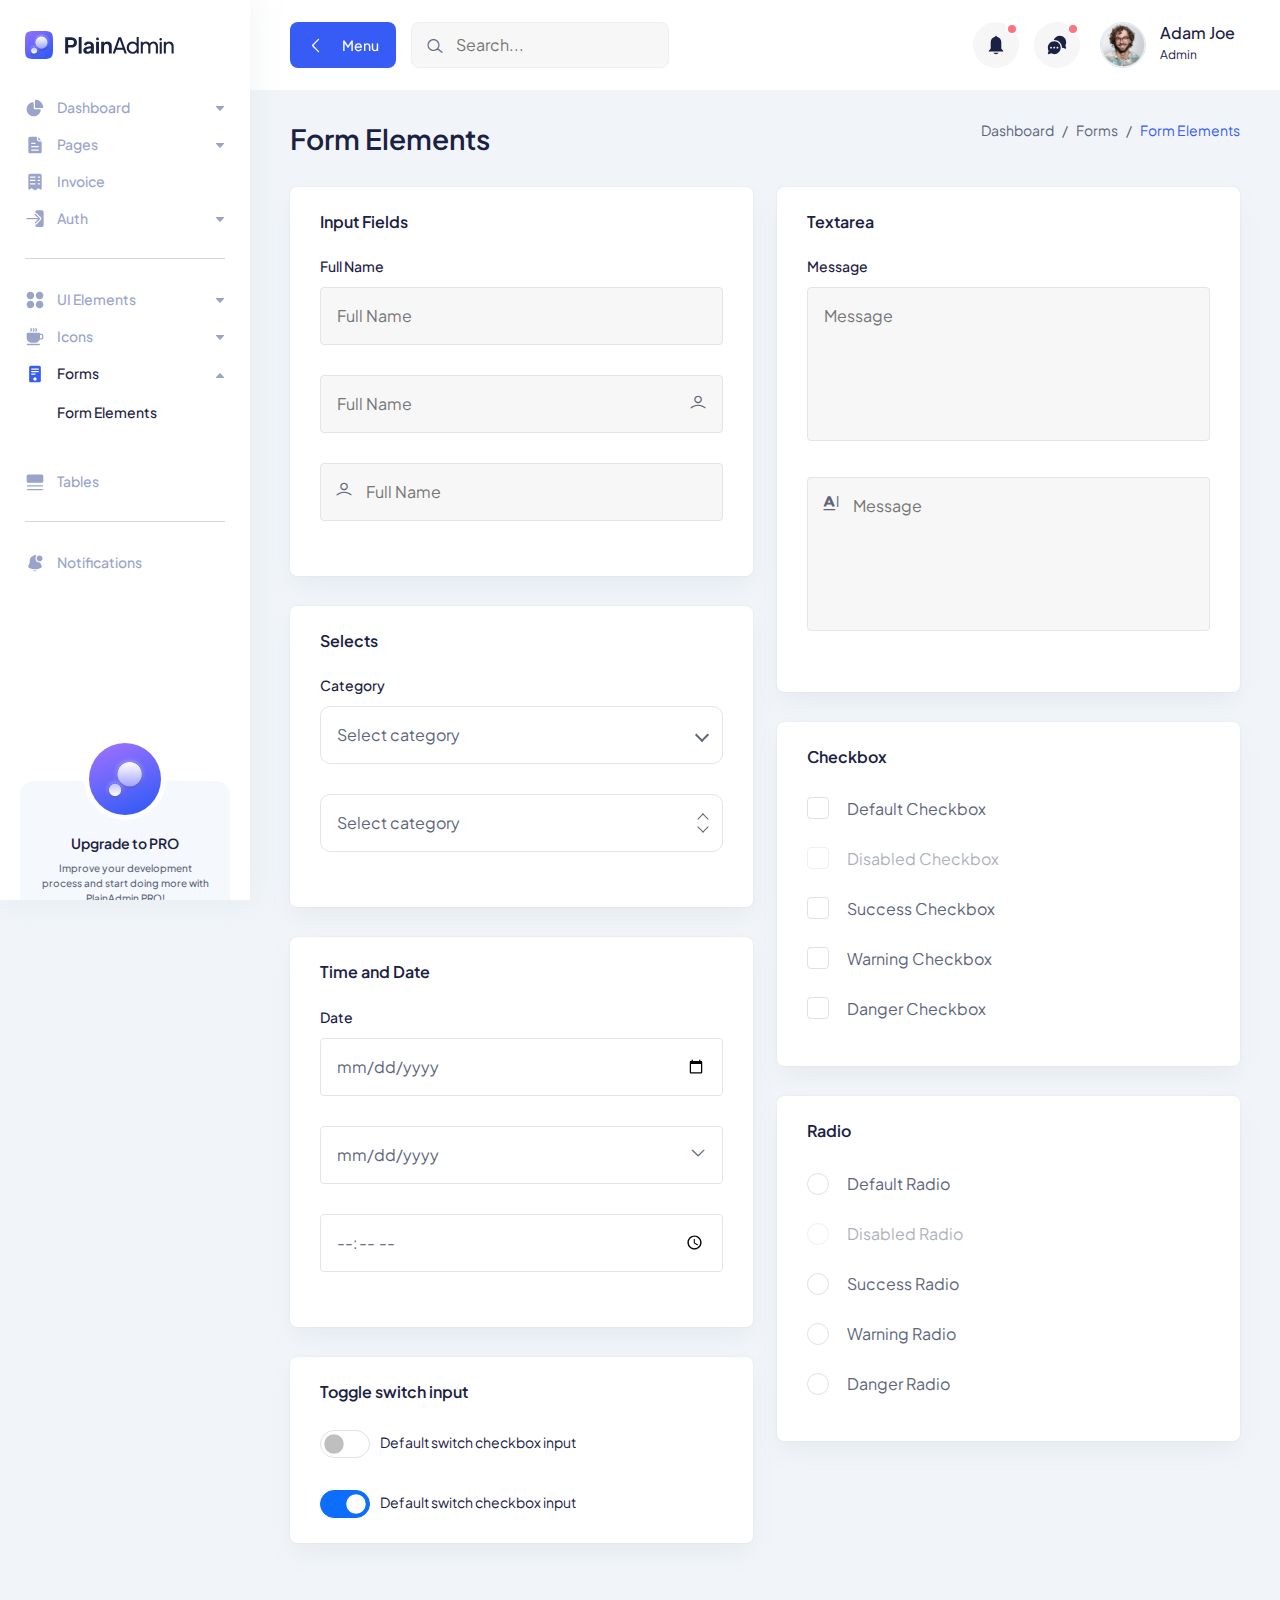
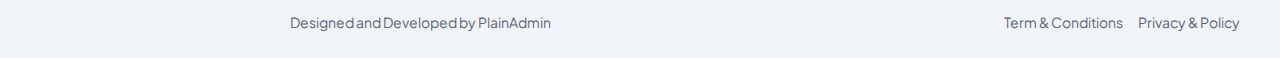
<file: admin/form-elements.html>
<!DOCTYPE html>
<html lang="en">
  <head>
    <meta charset="UTF-8" />
    <meta http-equiv="X-UA-Compatible" content="IE=edge" />
    <meta name="viewport" content="width=device-width, initial-scale=1.0" />
    <link rel="shortcut icon" href="assets/images/favicon.svg" type="image/x-icon" />
    <title>Form Elements | PlainAdmin Demo</title>

    <!-- ========== All CSS files linkup ========= -->
    <link rel="stylesheet" href="assets/css/bootstrap.min.css" />
    <link rel="stylesheet" href="assets/css/lineicons.css" />
    <link rel="stylesheet" href="assets/css/materialdesignicons.min.css" />
    <link rel="stylesheet" href="assets/css/fullcalendar.css" />
    <link rel="stylesheet" href="assets/css/main.css" />
  </head>
  <body>
    <!-- ======== Preloader =========== -->
    <div id="preloader">
      <div class="spinner"></div>
    </div>
    <!-- ======== Preloader =========== -->

    <!-- ======== sidebar-nav start =========== -->
    <aside class="sidebar-nav-wrapper">
      <div class="navbar-logo">
        <a href="index.html">
          <img src="assets/images/logo/logo.svg" alt="logo" />
        </a>
      </div>
      <nav class="sidebar-nav">
        <ul>
          <li class="nav-item nav-item-has-children">
            <a
              href="#0"
              class="collapsed"
              data-bs-toggle="collapse"
              data-bs-target="#ddmenu_1"
              aria-controls="ddmenu_1"
              aria-expanded="false"
              aria-label="Toggle navigation"
            >
              <span class="icon">
                <svg width="20" height="20" viewBox="0 0 20 20" fill="none" xmlns="http://www.w3.org/2000/svg">
                  <path
                    d="M8.74999 18.3333C12.2376 18.3333 15.1364 15.8128 15.7244 12.4941C15.8448 11.8143 15.2737 11.25 14.5833 11.25H9.99999C9.30966 11.25 8.74999 10.6903 8.74999 10V5.41666C8.74999 4.7263 8.18563 4.15512 7.50586 4.27556C4.18711 4.86357 1.66666 7.76243 1.66666 11.25C1.66666 15.162 4.83797 18.3333 8.74999 18.3333Z" />
                  <path
                    d="M17.0833 10C17.7737 10 18.3432 9.43708 18.2408 8.75433C17.7005 5.14918 14.8508 2.29947 11.2457 1.75912C10.5629 1.6568 10 2.2263 10 2.91665V9.16666C10 9.62691 10.3731 10 10.8333 10H17.0833Z" />
                </svg>
              </span>
              <span class="text">Dashboard</span>
            </a>
            <ul id="ddmenu_1" class="collapse dropdown-nav">
              <li>
                <a href="index.html"> eCommerce </a>
              </li>
            </ul>
          </li>
          <li class="nav-item nav-item-has-children">
            <a
              href="#0"
              class="collapsed"
              data-bs-toggle="collapse"
              data-bs-target="#ddmenu_2"
              aria-controls="ddmenu_2"
              aria-expanded="false"
              aria-label="Toggle navigation"
            >
              <span class="icon">
                <svg width="20" height="20" viewBox="0 0 20 20" fill="none" xmlns="http://www.w3.org/2000/svg">
                  <path
                    d="M11.8097 1.66667C11.8315 1.66667 11.8533 1.6671 11.875 1.66796V4.16667C11.875 5.43232 12.901 6.45834 14.1667 6.45834H16.6654C16.6663 6.48007 16.6667 6.50186 16.6667 6.5237V16.6667C16.6667 17.5872 15.9205 18.3333 15 18.3333H5.00001C4.07954 18.3333 3.33334 17.5872 3.33334 16.6667V3.33334C3.33334 2.41286 4.07954 1.66667 5.00001 1.66667H11.8097ZM6.66668 7.70834C6.3215 7.70834 6.04168 7.98816 6.04168 8.33334C6.04168 8.67851 6.3215 8.95834 6.66668 8.95834H10C10.3452 8.95834 10.625 8.67851 10.625 8.33334C10.625 7.98816 10.3452 7.70834 10 7.70834H6.66668ZM6.04168 11.6667C6.04168 12.0118 6.3215 12.2917 6.66668 12.2917H13.3333C13.6785 12.2917 13.9583 12.0118 13.9583 11.6667C13.9583 11.3215 13.6785 11.0417 13.3333 11.0417H6.66668C6.3215 11.0417 6.04168 11.3215 6.04168 11.6667ZM6.66668 14.375C6.3215 14.375 6.04168 14.6548 6.04168 15C6.04168 15.3452 6.3215 15.625 6.66668 15.625H13.3333C13.6785 15.625 13.9583 15.3452 13.9583 15C13.9583 14.6548 13.6785 14.375 13.3333 14.375H6.66668Z" />
                  <path
                    d="M13.125 2.29167L16.0417 5.20834H14.1667C13.5913 5.20834 13.125 4.74197 13.125 4.16667V2.29167Z" />
                </svg>
              </span>
              <span class="text">Pages</span>
            </a>
            <ul id="ddmenu_2" class="collapse dropdown-nav">
              <li>
                <a href="settings.html"> Settings </a>
              </li>
              <li>
                <a href="blank-page.html"> Blank Page </a>
              </li>
            </ul>
          </li>
          <li class="nav-item">
            <a href="invoice.html">
              <span class="icon">
                <svg width="20" height="20" viewBox="0 0 20 20" fill="none" xmlns="http://www.w3.org/2000/svg">
                  <path
                    d="M3.33334 3.35442C3.33334 2.4223 4.07954 1.66666 5.00001 1.66666H15C15.9205 1.66666 16.6667 2.4223 16.6667 3.35442V16.8565C16.6667 17.5519 15.8827 17.9489 15.3333 17.5317L13.8333 16.3924C13.537 16.1673 13.1297 16.1673 12.8333 16.3924L10.5 18.1646C10.2037 18.3896 9.79634 18.3896 9.50001 18.1646L7.16668 16.3924C6.87038 16.1673 6.46298 16.1673 6.16668 16.3924L4.66668 17.5317C4.11731 17.9489 3.33334 17.5519 3.33334 16.8565V3.35442ZM4.79168 5.04218C4.79168 5.39173 5.0715 5.6751 5.41668 5.6751H10C10.3452 5.6751 10.625 5.39173 10.625 5.04218C10.625 4.69264 10.3452 4.40927 10 4.40927H5.41668C5.0715 4.40927 4.79168 4.69264 4.79168 5.04218ZM5.41668 7.7848C5.0715 7.7848 4.79168 8.06817 4.79168 8.41774C4.79168 8.76724 5.0715 9.05066 5.41668 9.05066H10C10.3452 9.05066 10.625 8.76724 10.625 8.41774C10.625 8.06817 10.3452 7.7848 10 7.7848H5.41668ZM4.79168 11.7932C4.79168 12.1428 5.0715 12.4262 5.41668 12.4262H10C10.3452 12.4262 10.625 12.1428 10.625 11.7932C10.625 11.4437 10.3452 11.1603 10 11.1603H5.41668C5.0715 11.1603 4.79168 11.4437 4.79168 11.7932ZM13.3333 4.40927C12.9882 4.40927 12.7083 4.69264 12.7083 5.04218C12.7083 5.39173 12.9882 5.6751 13.3333 5.6751H14.5833C14.9285 5.6751 15.2083 5.39173 15.2083 5.04218C15.2083 4.69264 14.9285 4.40927 14.5833 4.40927H13.3333ZM12.7083 8.41774C12.7083 8.76724 12.9882 9.05066 13.3333 9.05066H14.5833C14.9285 9.05066 15.2083 8.76724 15.2083 8.41774C15.2083 8.06817 14.9285 7.7848 14.5833 7.7848H13.3333C12.9882 7.7848 12.7083 8.06817 12.7083 8.41774ZM13.3333 11.1603C12.9882 11.1603 12.7083 11.4437 12.7083 11.7932C12.7083 12.1428 12.9882 12.4262 13.3333 12.4262H14.5833C14.9285 12.4262 15.2083 12.1428 15.2083 11.7932C15.2083 11.4437 14.9285 11.1603 14.5833 11.1603H13.3333Z" />
                </svg>
              </span>
              <span class="text">Invoice</span>
            </a>
          </li>
          <li class="nav-item nav-item-has-children">
            <a
              href="#0"
              class="collapsed"
              data-bs-toggle="collapse"
              data-bs-target="#ddmenu_3"
              aria-controls="ddmenu_3"
              aria-expanded="false"
              aria-label="Toggle navigation"
            >
              <span class="icon">
                <svg width="20" height="20" viewBox="0 0 20 20" fill="none" xmlns="http://www.w3.org/2000/svg">
                  <path
                    d="M14.9211 10.1294C15.1652 9.88534 15.1652 9.48967 14.9211 9.24559L10.7544 5.0789C10.5103 4.83482 10.1147 4.83482 9.87057 5.0789C9.62649 5.32297 9.62649 5.71871 9.87057 5.96278L12.9702 9.06251H1.97916C1.63398 9.06251 1.35416 9.34234 1.35416 9.68751C1.35416 10.0327 1.63398 10.3125 1.97916 10.3125H12.9702L9.87057 13.4123C9.62649 13.6563 9.62649 14.052 9.87057 14.2961C10.1147 14.5402 10.5103 14.5402 10.7544 14.2961L14.9211 10.1294Z" />
                  <path
                    d="M11.6383 15.18L15.805 11.0133C16.5373 10.2811 16.5373 9.09391 15.805 8.36166L11.6383 4.195C11.2722 3.82888 10.7923 3.64582 10.3125 3.64582V3.02082C10.3125 2.10035 11.0587 1.35416 11.9792 1.35416H16.9792C17.8997 1.35416 18.6458 2.10035 18.6458 3.02082V16.3542C18.6458 17.2747 17.8997 18.0208 16.9792 18.0208H11.9792C11.0587 18.0208 10.3125 17.2747 10.3125 16.3542V15.7292C10.7923 15.7292 11.2722 15.5461 11.6383 15.18Z" />
                </svg>
              </span>
              <span class="text">Auth</span>
            </a>
            <ul id="ddmenu_3" class="collapse dropdown-nav">
              <li>
                <a href="signin.html"> Sign In </a>
              </li>
              <li>
                <a href="signup.html"> Sign Up </a>
              </li>
            </ul>
          </li>
          <span class="divider"><hr /></span>
          <li class="nav-item nav-item-has-children">
            <a
              href="#0"
              class="collapsed"
              data-bs-toggle="collapse"
              data-bs-target="#ddmenu_4"
              aria-controls="ddmenu_4"
              aria-expanded="false"
              aria-label="Toggle navigation"
            >
              <span class="icon">
                <svg width="20" height="20" viewBox="0 0 20 20" fill="none" xmlns="http://www.w3.org/2000/svg">
                  <path
                    d="M1.66666 5.41669C1.66666 3.34562 3.34559 1.66669 5.41666 1.66669C7.48772 1.66669 9.16666 3.34562 9.16666 5.41669C9.16666 7.48775 7.48772 9.16669 5.41666 9.16669C3.34559 9.16669 1.66666 7.48775 1.66666 5.41669Z" />
                  <path
                    d="M1.66666 14.5834C1.66666 12.5123 3.34559 10.8334 5.41666 10.8334C7.48772 10.8334 9.16666 12.5123 9.16666 14.5834C9.16666 16.6545 7.48772 18.3334 5.41666 18.3334C3.34559 18.3334 1.66666 16.6545 1.66666 14.5834Z" />
                  <path
                    d="M10.8333 5.41669C10.8333 3.34562 12.5123 1.66669 14.5833 1.66669C16.6544 1.66669 18.3333 3.34562 18.3333 5.41669C18.3333 7.48775 16.6544 9.16669 14.5833 9.16669C12.5123 9.16669 10.8333 7.48775 10.8333 5.41669Z" />
                  <path
                    d="M10.8333 14.5834C10.8333 12.5123 12.5123 10.8334 14.5833 10.8334C16.6544 10.8334 18.3333 12.5123 18.3333 14.5834C18.3333 16.6545 16.6544 18.3334 14.5833 18.3334C12.5123 18.3334 10.8333 16.6545 10.8333 14.5834Z" />
                </svg>
              </span>
              <span class="text">UI Elements </span>
            </a>
            <ul id="ddmenu_4" class="collapse dropdown-nav">
              <li>
                <a href="alerts.html"> Alerts </a>
              </li>
              <li>
                <a href="buttons.html"> Buttons </a>
              </li>
              <li>
                <a href="cards.html"> Cards </a>
              </li>
              <li>
                <a href="modals.html">
                  <span class="text">
                    Modals <span class="pro-badge">Pro</span>
                  </span>
                </a>
              </li>
              <li>
                <a href="typography.html"> Typography </a>
              </li>
            </ul>
          </li>
          <li class="nav-item nav-item-has-children">
            <a
              href="#0"
              class="collapsed"
              data-bs-toggle="collapse"
              data-bs-target="#ddmenu_55"
              aria-controls="ddmenu_55"
              aria-expanded="false"
              aria-label="Toggle navigation"
            >
              <span class="icon">
                <svg width="20" height="20" viewBox="0 0 20 20" fill="none" xmlns="http://www.w3.org/2000/svg">
                  <path
                    d="M5.48663 1.1466C5.77383 0.955131 6.16188 1.03274 6.35335 1.31994L6.87852 2.10769C7.20508 2.59755 7.20508 3.23571 6.87852 3.72556L6.35335 4.51331C6.16188 4.80052 5.77383 4.87813 5.48663 4.68666C5.19943 4.49519 5.12182 4.10715 5.31328 3.81994L5.83845 3.03219C5.88511 2.96221 5.88511 2.87105 5.83845 2.80106L5.31328 2.01331C5.12182 1.72611 5.19943 1.33806 5.48663 1.1466Z" />
                  <path
                    d="M2.49999 5.83331C2.03976 5.83331 1.66666 6.2064 1.66666 6.66665V10.8333C1.66666 13.5948 3.90523 15.8333 6.66666 15.8333H9.99999C12.1856 15.8333 14.0436 14.431 14.7235 12.4772C14.8134 12.4922 14.9058 12.5 15 12.5H16.6667C17.5872 12.5 18.3333 11.7538 18.3333 10.8333V8.33331C18.3333 7.41284 17.5872 6.66665 16.6667 6.66665H15C15 6.2064 14.6269 5.83331 14.1667 5.83331H2.49999ZM14.9829 11.2496C14.9942 11.1123 15 10.9735 15 10.8333V7.91665H16.6667C16.8967 7.91665 17.0833 8.10319 17.0833 8.33331V10.8333C17.0833 11.0634 16.8967 11.25 16.6667 11.25H15L14.9898 11.2498L14.9829 11.2496Z" />
                  <path
                    d="M8.85332 1.31994C8.6619 1.03274 8.27383 0.955131 7.98663 1.1466C7.69943 1.33806 7.62182 1.72611 7.81328 2.01331L8.33848 2.80106C8.38507 2.87105 8.38507 2.96221 8.33848 3.03219L7.81328 3.81994C7.62182 4.10715 7.69943 4.49519 7.98663 4.68666C8.27383 4.87813 8.6619 4.80052 8.85332 4.51331L9.37848 3.72556C9.70507 3.23571 9.70507 2.59755 9.37848 2.10769L8.85332 1.31994Z" />
                  <path
                    d="M10.4867 1.1466C10.7738 0.955131 11.1619 1.03274 11.3533 1.31994L11.8785 2.10769C12.2051 2.59755 12.2051 3.23571 11.8785 3.72556L11.3533 4.51331C11.1619 4.80052 10.7738 4.87813 10.4867 4.68666C10.1994 4.49519 10.1218 4.10715 10.3133 3.81994L10.8385 3.03219C10.8851 2.96221 10.8851 2.87105 10.8385 2.80106L10.3133 2.01331C10.1218 1.72611 10.1994 1.33806 10.4867 1.1466Z" />
                  <path
                    d="M2.49999 16.6667C2.03976 16.6667 1.66666 17.0398 1.66666 17.5C1.66666 17.9602 2.03976 18.3334 2.49999 18.3334H14.1667C14.6269 18.3334 15 17.9602 15 17.5C15 17.0398 14.6269 16.6667 14.1667 16.6667H2.49999Z" />
                </svg>
              </span>
              <span class="text">Icons</span>
            </a>
            <ul id="ddmenu_55" class="collapse dropdown-nav">
              <li>
                <a href="icons.html"> LineIcons </a>
              </li>
              <li>
                <a href="mdi-icons.html"> MDI Icons </a>
              </li>
            </ul>
          </li>
          <li class="nav-item nav-item-has-children">
            <a
              href="#0"
              class=""
              data-bs-toggle="collapse"
              data-bs-target="#ddmenu_5"
              aria-controls="ddmenu_5"
              aria-expanded="true"
              aria-label="Toggle navigation"
            >
              <span class="icon">
                <svg width="20" height="20" viewBox="0 0 20 20" fill="none" xmlns="http://www.w3.org/2000/svg">
                  <path
                    d="M4.16666 3.33335C4.16666 2.41288 4.91285 1.66669 5.83332 1.66669H14.1667C15.0872 1.66669 15.8333 2.41288 15.8333 3.33335V16.6667C15.8333 17.5872 15.0872 18.3334 14.1667 18.3334H5.83332C4.91285 18.3334 4.16666 17.5872 4.16666 16.6667V3.33335ZM6.04166 5.00002C6.04166 5.3452 6.32148 5.62502 6.66666 5.62502H13.3333C13.6785 5.62502 13.9583 5.3452 13.9583 5.00002C13.9583 4.65485 13.6785 4.37502 13.3333 4.37502H6.66666C6.32148 4.37502 6.04166 4.65485 6.04166 5.00002ZM6.66666 6.87502C6.32148 6.87502 6.04166 7.15485 6.04166 7.50002C6.04166 7.8452 6.32148 8.12502 6.66666 8.12502H13.3333C13.6785 8.12502 13.9583 7.8452 13.9583 7.50002C13.9583 7.15485 13.6785 6.87502 13.3333 6.87502H6.66666ZM6.04166 10C6.04166 10.3452 6.32148 10.625 6.66666 10.625H9.99999C10.3452 10.625 10.625 10.3452 10.625 10C10.625 9.65485 10.3452 9.37502 9.99999 9.37502H6.66666C6.32148 9.37502 6.04166 9.65485 6.04166 10ZM9.99999 16.6667C10.9205 16.6667 11.6667 15.9205 11.6667 15C11.6667 14.0795 10.9205 13.3334 9.99999 13.3334C9.07949 13.3334 8.33332 14.0795 8.33332 15C8.33332 15.9205 9.07949 16.6667 9.99999 16.6667Z" />
                </svg>
              </span>
              <span class="text"> Forms </span>
            </a>
            <ul id="ddmenu_5" class="collapsed show dropdown-nav">
              <li>
                <a href="form-elements.html" class="active"> Form Elements </a>
              </li>
            </ul>
          </li>
          <li class="nav-item">
            <a href="tables.html">
              <span class="icon">
                <svg width="20" height="20" viewBox="0 0 20 20" fill="none" xmlns="http://www.w3.org/2000/svg">
                  <path
                    d="M1.66666 4.16667C1.66666 3.24619 2.41285 2.5 3.33332 2.5H16.6667C17.5872 2.5 18.3333 3.24619 18.3333 4.16667V9.16667C18.3333 10.0872 17.5872 10.8333 16.6667 10.8333H3.33332C2.41285 10.8333 1.66666 10.0872 1.66666 9.16667V4.16667Z" />
                  <path
                    d="M1.875 13.75C1.875 13.4048 2.15483 13.125 2.5 13.125H17.5C17.8452 13.125 18.125 13.4048 18.125 13.75C18.125 14.0952 17.8452 14.375 17.5 14.375H2.5C2.15483 14.375 1.875 14.0952 1.875 13.75Z" />
                  <path
                    d="M2.5 16.875C2.15483 16.875 1.875 17.1548 1.875 17.5C1.875 17.8452 2.15483 18.125 2.5 18.125H17.5C17.8452 18.125 18.125 17.8452 18.125 17.5C18.125 17.1548 17.8452 16.875 17.5 16.875H2.5Z" />
                </svg>
              </span>
              <span class="text">Tables</span>
            </a>
          </li>
          <span class="divider"><hr /></span>

          <li class="nav-item">
            <a href="notification.html">
              <span class="icon">
                <svg width="20" height="20" viewBox="0 0 20 20" fill="none" xmlns="http://www.w3.org/2000/svg">
                  <path
                    d="M10.8333 2.50008C10.8333 2.03984 10.4602 1.66675 9.99999 1.66675C9.53975 1.66675 9.16666 2.03984 9.16666 2.50008C9.16666 2.96032 9.53975 3.33341 9.99999 3.33341C10.4602 3.33341 10.8333 2.96032 10.8333 2.50008Z" />
                  <path
                    d="M17.5 5.41673C17.5 7.02756 16.1942 8.33339 14.5833 8.33339C12.9725 8.33339 11.6667 7.02756 11.6667 5.41673C11.6667 3.80589 12.9725 2.50006 14.5833 2.50006C16.1942 2.50006 17.5 3.80589 17.5 5.41673Z" />
                  <path
                    d="M11.4272 2.69637C10.9734 2.56848 10.4947 2.50006 10 2.50006C7.10054 2.50006 4.75003 4.85057 4.75003 7.75006V9.20873C4.75003 9.72814 4.62082 10.2393 4.37404 10.6963L3.36705 12.5611C2.89938 13.4272 3.26806 14.5081 4.16749 14.9078C7.88074 16.5581 12.1193 16.5581 15.8326 14.9078C16.732 14.5081 17.1007 13.4272 16.633 12.5611L15.626 10.6963C15.43 10.3333 15.3081 9.93606 15.2663 9.52773C15.0441 9.56431 14.8159 9.58339 14.5833 9.58339C12.2822 9.58339 10.4167 7.71791 10.4167 5.41673C10.4167 4.37705 10.7975 3.42631 11.4272 2.69637Z" />
                  <path
                    d="M7.48901 17.1925C8.10004 17.8918 8.99841 18.3335 10 18.3335C11.0016 18.3335 11.9 17.8918 12.511 17.1925C10.8482 17.4634 9.15183 17.4634 7.48901 17.1925Z" />
                </svg>
              </span>
              <span class="text">Notifications</span>
            </a>
          </li>
        </ul>
      </nav>
      <div class="promo-box">
        <div class="promo-icon">
          <img class="mx-auto" src="./assets/images/logo/logo-icon-big.svg" alt="Logo">
        </div>
        <h3>Upgrade to PRO</h3>
        <p>Improve your development process and start doing more with PlainAdmin PRO!</p>
        <a href="https://plainadmin.com/pro" target="_blank" rel="nofollow" class="main-btn primary-btn btn-hover">
          Upgrade to PRO
        </a>
      </div>
    </aside>
    <div class="overlay"></div>
    <!-- ======== sidebar-nav end =========== -->

    <!-- ======== main-wrapper start =========== -->
    <main class="main-wrapper">
      <!-- ========== header start ========== -->
      <header class="header">
        <div class="container-fluid">
          <div class="row">
            <div class="col-lg-5 col-md-5 col-6">
              <div class="header-left d-flex align-items-center">
                <div class="menu-toggle-btn mr-15">
                  <button id="menu-toggle" class="main-btn primary-btn btn-hover">
                    <i class="lni lni-chevron-left me-2"></i> Menu
                  </button>
                </div>
                <div class="header-search d-none d-md-flex">
                  <form action="#">
                    <input type="text" placeholder="Search..." />
                    <button><i class="lni lni-search-alt"></i></button>
                  </form>
                </div>
              </div>
            </div>
            <div class="col-lg-7 col-md-7 col-6">
              <div class="header-right">
                <!-- notification start -->
                <div class="notification-box ml-15 d-none d-md-flex">
                  <button class="dropdown-toggle" type="button" id="notification" data-bs-toggle="dropdown"
                    aria-expanded="false">
                    <svg width="22" height="22" viewBox="0 0 22 22" fill="none" xmlns="http://www.w3.org/2000/svg">
                      <path
                        d="M11 20.1667C9.88317 20.1667 8.88718 19.63 8.23901 18.7917H13.761C13.113 19.63 12.1169 20.1667 11 20.1667Z"
                        fill="" />
                      <path
                        d="M10.1157 2.74999C10.1157 2.24374 10.5117 1.83333 11 1.83333C11.4883 1.83333 11.8842 2.24374 11.8842 2.74999V2.82604C14.3932 3.26245 16.3051 5.52474 16.3051 8.24999V14.287C16.3051 14.5301 16.3982 14.7633 16.564 14.9352L18.2029 16.6342C18.4814 16.9229 18.2842 17.4167 17.8903 17.4167H4.10961C3.71574 17.4167 3.5185 16.9229 3.797 16.6342L5.43589 14.9352C5.6017 14.7633 5.69485 14.5301 5.69485 14.287V8.24999C5.69485 5.52474 7.60672 3.26245 10.1157 2.82604V2.74999Z"
                        fill="" />
                    </svg>
                    <span></span>
                  </button>
                  <ul class="dropdown-menu dropdown-menu-end" aria-labelledby="notification">
                    <li>
                      <a href="#0">
                        <div class="image">
                          <img src="assets/images/lead/lead-6.png" alt="" />
                        </div>
                        <div class="content">
                          <h6>
                            John Doe
                            <span class="text-regular">
                              comment on a product.
                            </span>
                          </h6>
                          <p>
                            Lorem ipsum dolor sit amet, consect etur adipiscing
                            elit Vivamus tortor.
                          </p>
                          <span>10 mins ago</span>
                        </div>
                      </a>
                    </li>
                    <li>
                      <a href="#0">
                        <div class="image">
                          <img src="assets/images/lead/lead-1.png" alt="" />
                        </div>
                        <div class="content">
                          <h6>
                            Jonathon
                            <span class="text-regular">
                              like on a product.
                            </span>
                          </h6>
                          <p>
                            Lorem ipsum dolor sit amet, consect etur adipiscing
                            elit Vivamus tortor.
                          </p>
                          <span>10 mins ago</span>
                        </div>
                      </a>
                    </li>
                  </ul>
                </div>
                <!-- notification end -->
                <!-- message start -->
                <div class="header-message-box ml-15 d-none d-md-flex">
                  <button class="dropdown-toggle" type="button" id="message" data-bs-toggle="dropdown"
                    aria-expanded="false">
                    <svg width="22" height="22" viewBox="0 0 22 22" fill="none" xmlns="http://www.w3.org/2000/svg">
                      <path
                        d="M7.74866 5.97421C7.91444 5.96367 8.08162 5.95833 8.25005 5.95833C12.5532 5.95833 16.0417 9.4468 16.0417 13.75C16.0417 13.9184 16.0364 14.0856 16.0259 14.2514C16.3246 14.138 16.6127 14.003 16.8883 13.8482L19.2306 14.629C19.7858 14.8141 20.3141 14.2858 20.129 13.7306L19.3482 11.3882C19.8694 10.4604 20.1667 9.38996 20.1667 8.25C20.1667 4.70617 17.2939 1.83333 13.75 1.83333C11.0077 1.83333 8.66702 3.55376 7.74866 5.97421Z"
                        fill="" />
                      <path
                        d="M14.6667 13.75C14.6667 17.2938 11.7939 20.1667 8.25004 20.1667C7.11011 20.1667 6.03962 19.8694 5.11182 19.3482L2.76946 20.129C2.21421 20.3141 1.68597 19.7858 1.87105 19.2306L2.65184 16.8882C2.13062 15.9604 1.83338 14.89 1.83338 13.75C1.83338 10.2062 4.70622 7.33333 8.25004 7.33333C11.7939 7.33333 14.6667 10.2062 14.6667 13.75ZM5.95838 13.75C5.95838 13.2437 5.54797 12.8333 5.04171 12.8333C4.53545 12.8333 4.12504 13.2437 4.12504 13.75C4.12504 14.2563 4.53545 14.6667 5.04171 14.6667C5.54797 14.6667 5.95838 14.2563 5.95838 13.75ZM9.16671 13.75C9.16671 13.2437 8.7563 12.8333 8.25004 12.8333C7.74379 12.8333 7.33338 13.2437 7.33338 13.75C7.33338 14.2563 7.74379 14.6667 8.25004 14.6667C8.7563 14.6667 9.16671 14.2563 9.16671 13.75ZM11.4584 14.6667C11.9647 14.6667 12.375 14.2563 12.375 13.75C12.375 13.2437 11.9647 12.8333 11.4584 12.8333C10.9521 12.8333 10.5417 13.2437 10.5417 13.75C10.5417 14.2563 10.9521 14.6667 11.4584 14.6667Z"
                        fill="" />
                    </svg>
                    <span></span>
                  </button>
                  <ul class="dropdown-menu dropdown-menu-end" aria-labelledby="message">
                    <li>
                      <a href="#0">
                        <div class="image">
                          <img src="assets/images/lead/lead-5.png" alt="" />
                        </div>
                        <div class="content">
                          <h6>Jacob Jones</h6>
                          <p>Hey!I can across your profile and ...</p>
                          <span>10 mins ago</span>
                        </div>
                      </a>
                    </li>
                    <li>
                      <a href="#0">
                        <div class="image">
                          <img src="assets/images/lead/lead-3.png" alt="" />
                        </div>
                        <div class="content">
                          <h6>John Doe</h6>
                          <p>Would you mind please checking out</p>
                          <span>12 mins ago</span>
                        </div>
                      </a>
                    </li>
                    <li>
                      <a href="#0">
                        <div class="image">
                          <img src="assets/images/lead/lead-2.png" alt="" />
                        </div>
                        <div class="content">
                          <h6>Anee Lee</h6>
                          <p>Hey! are you available for freelance?</p>
                          <span>1h ago</span>
                        </div>
                      </a>
                    </li>
                  </ul>
                </div>
                <!-- message end -->
                <!-- profile start -->
                <div class="profile-box ml-15">
                  <button class="dropdown-toggle bg-transparent border-0" type="button" id="profile"
                    data-bs-toggle="dropdown" aria-expanded="false">
                    <div class="profile-info">
                      <div class="info">
                        <div class="image">
                          <img src="assets/images/profile/profile-image.png" alt="" />
                        </div>
                        <div>
                          <h6 class="fw-500">Adam Joe</h6>
                          <p>Admin</p>
                        </div>
                      </div>
                    </div>
                  </button>
                  <ul class="dropdown-menu dropdown-menu-end" aria-labelledby="profile">
                    <li>
                      <div class="author-info flex items-center !p-1">
                        <div class="image">
                          <img src="assets/images/profile/profile-image.png" alt="image">
                        </div>
                        <div class="content">
                          <h4 class="text-sm">Adam Joe</h4>
                          <a class="text-black/40 dark:text-white/40 hover:text-black dark:hover:text-white text-xs"
                            href="#">Email@gmail.com</a>
                        </div>
                      </div>
                    </li>
                    <li class="divider"></li>
                    <li>
                      <a href="#0">
                        <i class="lni lni-user"></i> View Profile
                      </a>
                    </li>
                    <li>
                      <a href="#0">
                        <i class="lni lni-alarm"></i> Notifications
                      </a>
                    </li>
                    <li>
                      <a href="#0"> <i class="lni lni-inbox"></i> Messages </a>
                    </li>
                    <li>
                      <a href="#0"> <i class="lni lni-cog"></i> Settings </a>
                    </li>
                    <li class="divider"></li>
                    <li>
                      <a href="#0"> <i class="lni lni-exit"></i> Sign Out </a>
                    </li>
                  </ul>
                </div>
                <!-- profile end -->
              </div>
            </div>
          </div>
        </div>
      </header>
      <!-- ========== header end ========== -->

      <!-- ========== tab components start ========== -->
      <section class="tab-components">
        <div class="container-fluid">
          <!-- ========== title-wrapper start ========== -->
          <div class="title-wrapper pt-30">
            <div class="row align-items-center">
              <div class="col-md-6">
                <div class="title">
                  <h2>Form Elements</h2>
                </div>
              </div>
              <!-- end col -->
              <div class="col-md-6">
                <div class="breadcrumb-wrapper">
                  <nav aria-label="breadcrumb">
                    <ol class="breadcrumb">
                      <li class="breadcrumb-item">
                        <a href="#0">Dashboard</a>
                      </li>
                      <li class="breadcrumb-item"><a href="#0">Forms</a></li>
                      <li class="breadcrumb-item active" aria-current="page">
                        Form Elements
                      </li>
                    </ol>
                  </nav>
                </div>
              </div>
              <!-- end col -->
            </div>
            <!-- end row -->
          </div>
          <!-- ========== title-wrapper end ========== -->

          <!-- ========== form-elements-wrapper start ========== -->
          <div class="form-elements-wrapper">
            <div class="row">
              <div class="col-lg-6">
                <!-- input style start -->
                <div class="card-style mb-30">
                  <h6 class="mb-25">Input Fields</h6>
                  <div class="input-style-1">
                    <label>Full Name</label>
                    <input type="text" placeholder="Full Name" />
                  </div>
                  <!-- end input -->
                  <div class="input-style-2">
                    <input type="text" placeholder="Full Name" />
                    <span class="icon"> <i class="lni lni-user"></i> </span>
                  </div>
                  <!-- end input -->
                  <div class="input-style-3">
                    <input type="text" placeholder="Full Name" />
                    <span class="icon"><i class="lni lni-user"></i></span>
                  </div>
                  <!-- end input -->
                </div>
                <!-- end card -->
                <!-- ======= input style end ======= -->

                <!-- ======= select style start ======= -->
                <div class="card-style mb-30">
                  <h6 class="mb-25">Selects</h6>
                  <div class="select-style-1">
                    <label>Category</label>
                    <div class="select-position">
                      <select>
                        <option value="">Select category</option>
                        <option value="">Category one</option>
                        <option value="">Category two</option>
                        <option value="">Category three</option>
                      </select>
                    </div>
                  </div>
                  <!-- end select -->
                  <div class="select-style-2">
                    <div class="select-position">
                      <select>
                        <option value="">Select category</option>
                        <option value="">Category one</option>
                        <option value="">Category two</option>
                        <option value="">Category three</option>
                      </select>
                    </div>
                  </div>
                  <!-- end select -->
                </div>
                <!-- end card -->
                <!-- ======= select style end ======= -->

                <!-- ======= select style start ======= -->
                <div class="card-style mb-30">
                  <h6 class="mb-25">Time and Date</h6>
                  <div class="input-style-1">
                    <label>Date</label>
                    <input type="date" />
                  </div>
                  <!-- end input -->
                  <div class="input-style-2">
                    <input type="date" />
                    <span class="icon"><i class="lni lni-chevron-down"></i></span>
                  </div>
                  <!-- end input -->
                  <div class="input-style-2">
                    <input type="time" />
                  </div>
                  <!-- end input -->
                </div>
                <!-- end card -->
                <!-- ======= input style end ======= -->

                <!-- ======= input switch style start ======= -->
                <div class="card-style mb-30">
                  <h6 class="mb-25">Toggle switch input</h6>
                  <div class="form-check form-switch toggle-switch mb-30">
                    <input class="form-check-input" type="checkbox" id="toggleSwitch1" />
                    <label class="form-check-label" for="toggleSwitch1">Default switch checkbox input</label>
                  </div>
                  <div class="form-check form-switch toggle-switch">
                    <input class="form-check-input" type="checkbox" id="toggleSwitch2" checked />
                    <label class="form-check-label" for="toggleSwitch2">Default switch checkbox input</label>
                  </div>
                </div>
                <!-- ======= input switch style end ======= -->
              </div>
              <!-- end col -->
              <div class="col-lg-6">
                <!-- ======= textarea style start ======= -->
                <div class="card-style mb-30">
                  <h6 class="mb-25">Textarea</h6>
                  <div class="input-style-1">
                    <label>Message</label>
                    <textarea placeholder="Message" rows="5"></textarea>
                  </div>
                  <!-- end textarea -->
                  <div class="input-style-3">
                    <textarea placeholder="Message" rows="5"></textarea>
                    <span class="icon"><i class="lni lni-text-format"></i></span>
                  </div>
                  <!-- end textarea -->
                </div>
                <!-- ======= textarea style end ======= -->

                <!-- ======= checkbox style start ======= -->
                <div class="card-style mb-30">
                  <h6 class="mb-25">Checkbox</h6>
                  <div class="form-check checkbox-style mb-20">
                    <input class="form-check-input" type="checkbox" value="" id="checkbox-1" />
                    <label class="form-check-label" for="checkbox-1">
                      Default Checkbox</label>
                  </div>
                  <!-- end checkbox -->
                  <div class="form-check checkbox-style mb-20">
                    <input class="form-check-input" type="checkbox" value="" id="checkbox-2" disabled />
                    <label class="form-check-label" for="checkbox-2">
                      Disabled Checkbox</label>
                  </div>
                  <!-- end checkbox -->
                  <div class="form-check checkbox-style checkbox-success mb-20">
                    <input class="form-check-input" type="checkbox" value="" id="checkbox-3" />
                    <label class="form-check-label" for="checkbox-3">
                      Success Checkbox</label>
                  </div>
                  <!-- end checkbox -->
                  <div class="form-check checkbox-style checkbox-warning mb-20">
                    <input class="form-check-input" type="checkbox" value="" id="checkbox-4" />
                    <label class="form-check-label" for="checkbox-4">
                      Warning Checkbox</label>
                  </div>
                  <!-- end checkbox -->
                  <div class="form-check checkbox-style checkbox-danger mb-20">
                    <input class="form-check-input" type="checkbox" value="" id="checkbox-5" />
                    <label class="form-check-label" for="checkbox-5">
                      Danger Checkbox</label>
                  </div>
                  <!-- end checkbox -->
                </div>
                <!-- ======= checkbox style end ======= -->

                <!-- ======= radio style start ======= -->
                <div class="card-style mb-30">
                  <h6 class="mb-25">Radio</h6>
                  <div class="form-check radio-style mb-20">
                    <input class="form-check-input" type="radio" value="" id="radio-1" />
                    <label class="form-check-label" for="radio-1">
                      Default Radio</label>
                  </div>
                  <!-- end radio -->
                  <div class="form-check radio-style mb-20">
                    <input class="form-check-input" type="radio" value="" id="radio-2" disabled />
                    <label class="form-check-label" for="radio-2">
                      Disabled Radio</label>
                  </div>
                  <!-- end radio -->
                  <div class="form-check radio-style radio-success mb-20">
                    <input class="form-check-input" type="radio" value="" id="radio-3" />
                    <label class="form-check-label" for="radio-3">
                      Success Radio</label>
                  </div>
                  <!-- end radio -->
                  <div class="form-check radio-style radio-warning mb-20">
                    <input class="form-check-input" type="radio" value="" id="radio-4" />
                    <label class="form-check-label" for="radio-4">
                      Warning Radio</label>
                  </div>
                  <!-- end radio -->
                  <div class="form-check radio-style radio-danger mb-20">
                    <input class="form-check-input" type="radio" value="" id="radio-5" />
                    <label class="form-check-label" for="radio-5">
                      Danger Radio</label>
                  </div>
                  <!-- end radio -->
                </div>
                <!-- ======= radio style end ======= -->
              </div>
              <!-- end col -->
            </div>
            <!-- end row -->
          </div>
          <!-- ========== form-elements-wrapper end ========== -->
        </div>
        <!-- end container -->
      </section>
      <!-- ========== tab components end ========== -->

      <!-- ========== footer start =========== -->
      <footer class="footer">
        <div class="container-fluid">
          <div class="row">
            <div class="col-md-6 order-last order-md-first">
              <div class="copyright text-center text-md-start">
                <p class="text-sm">
                  Designed and Developed by
                  <a href="https://plainadmin.com" rel="nofollow" target="_blank">
                    PlainAdmin
                  </a>
                </p>
              </div>
            </div>
            <!-- end col-->
            <div class="col-md-6">
              <div class="terms d-flex justify-content-center justify-content-md-end">
                <a href="#0" class="text-sm">Term & Conditions</a>
                <a href="#0" class="text-sm ml-15">Privacy & Policy</a>
              </div>
            </div>
          </div>
          <!-- end row -->
        </div>
        <!-- end container -->
      </footer>
      <!-- ========== footer end =========== -->
    </main>
    <!-- ======== main-wrapper end =========== -->

    <!-- ========= All Javascript files linkup ======== -->
    <script src="assets/js/bootstrap.bundle.min.js"></script>
    <script src="assets/js/Chart.min.js"></script>
    <script src="assets/js/dynamic-pie-chart.js"></script>
    <script src="assets/js/moment.min.js"></script>
    <script src="assets/js/fullcalendar.js"></script>
    <script src="assets/js/jvectormap.min.js"></script>
    <script src="assets/js/world-merc.js"></script>
    <script src="assets/js/polyfill.js"></script>
    <script src="assets/js/main.js"></script>
  </body>
</html>
</file>
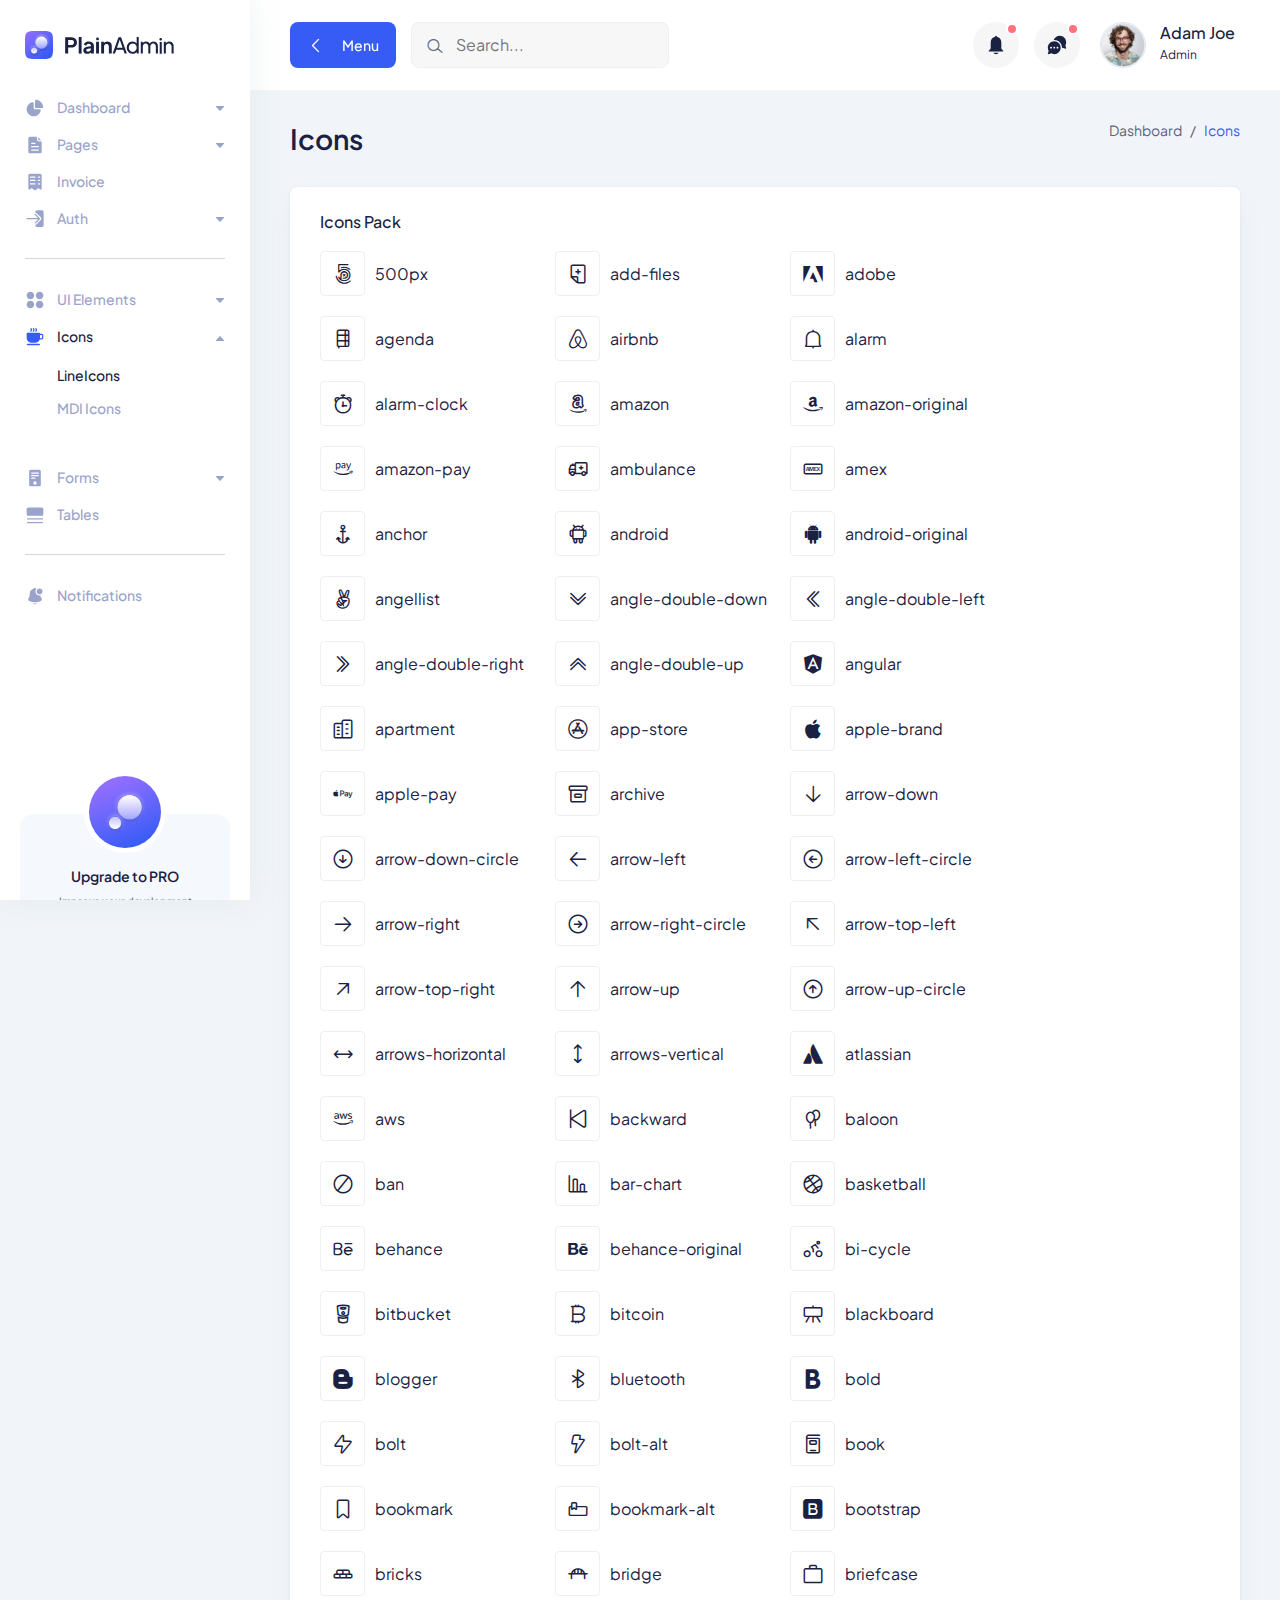
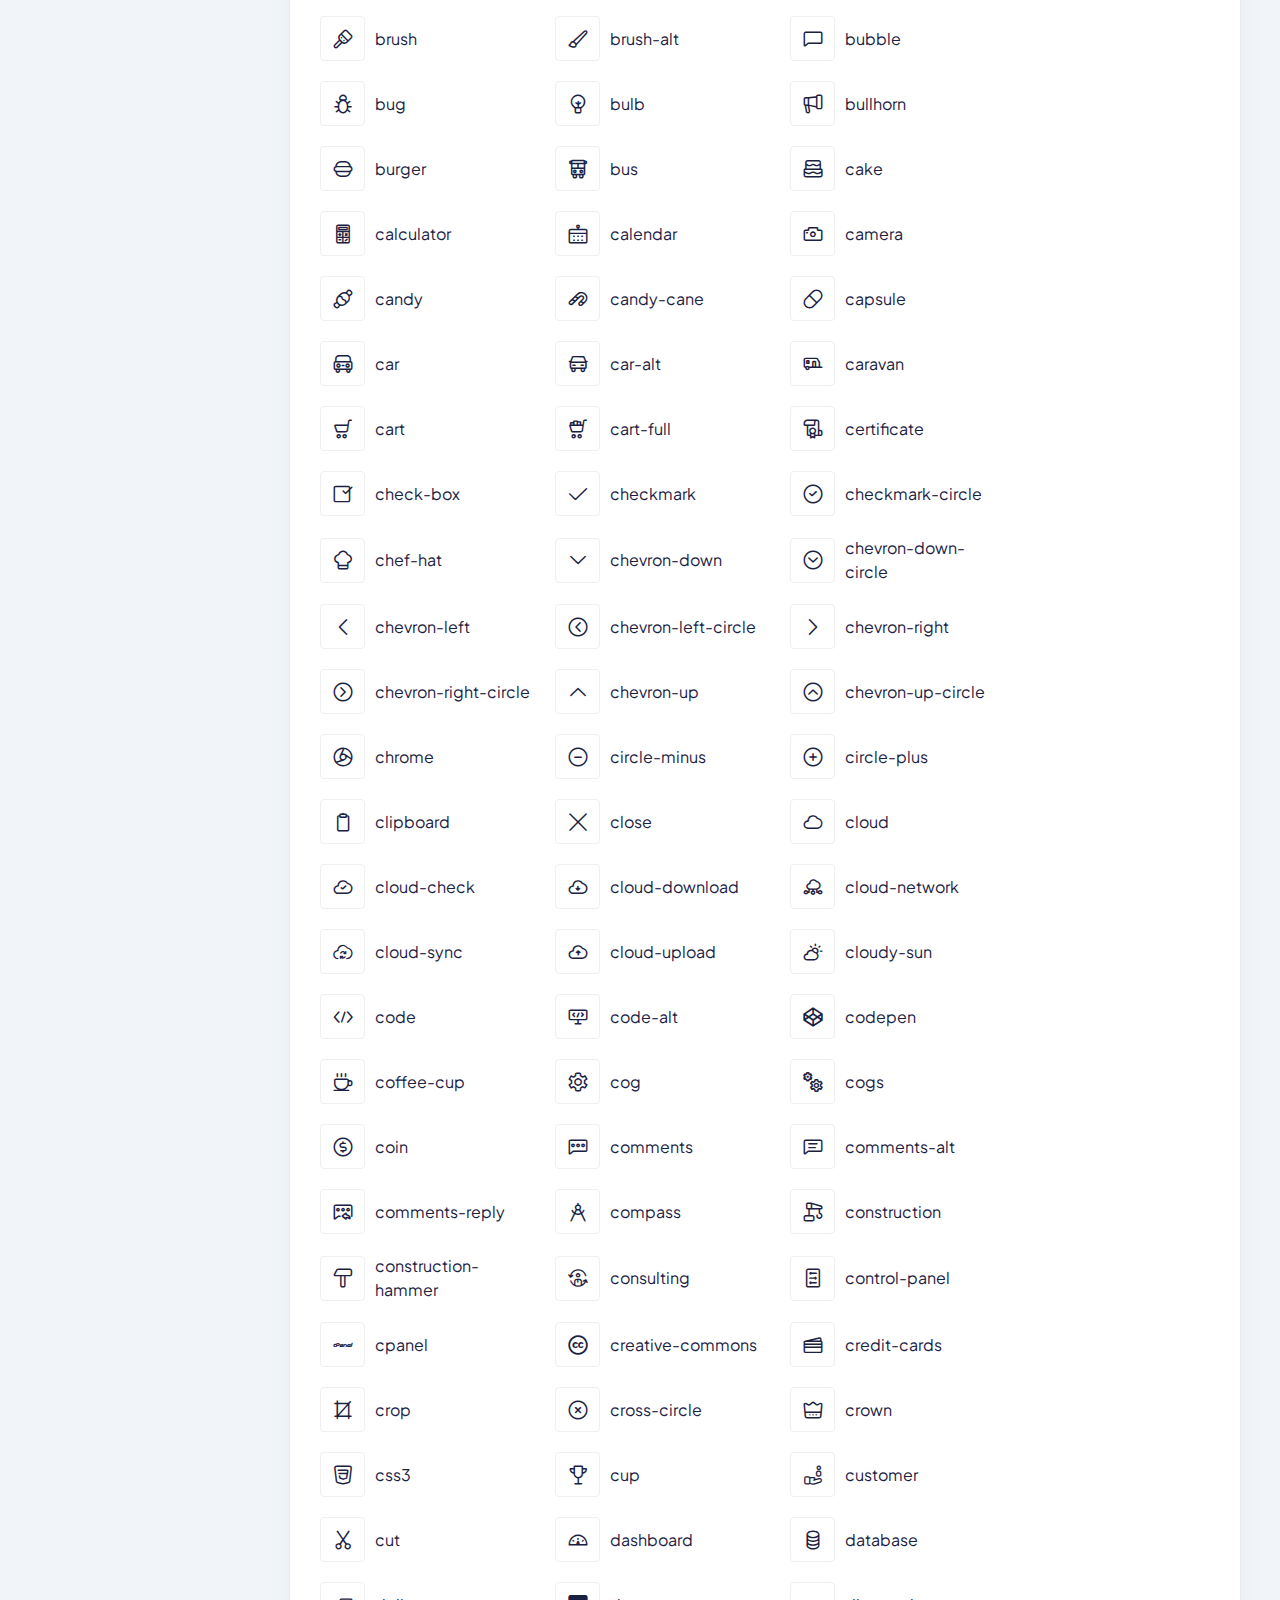
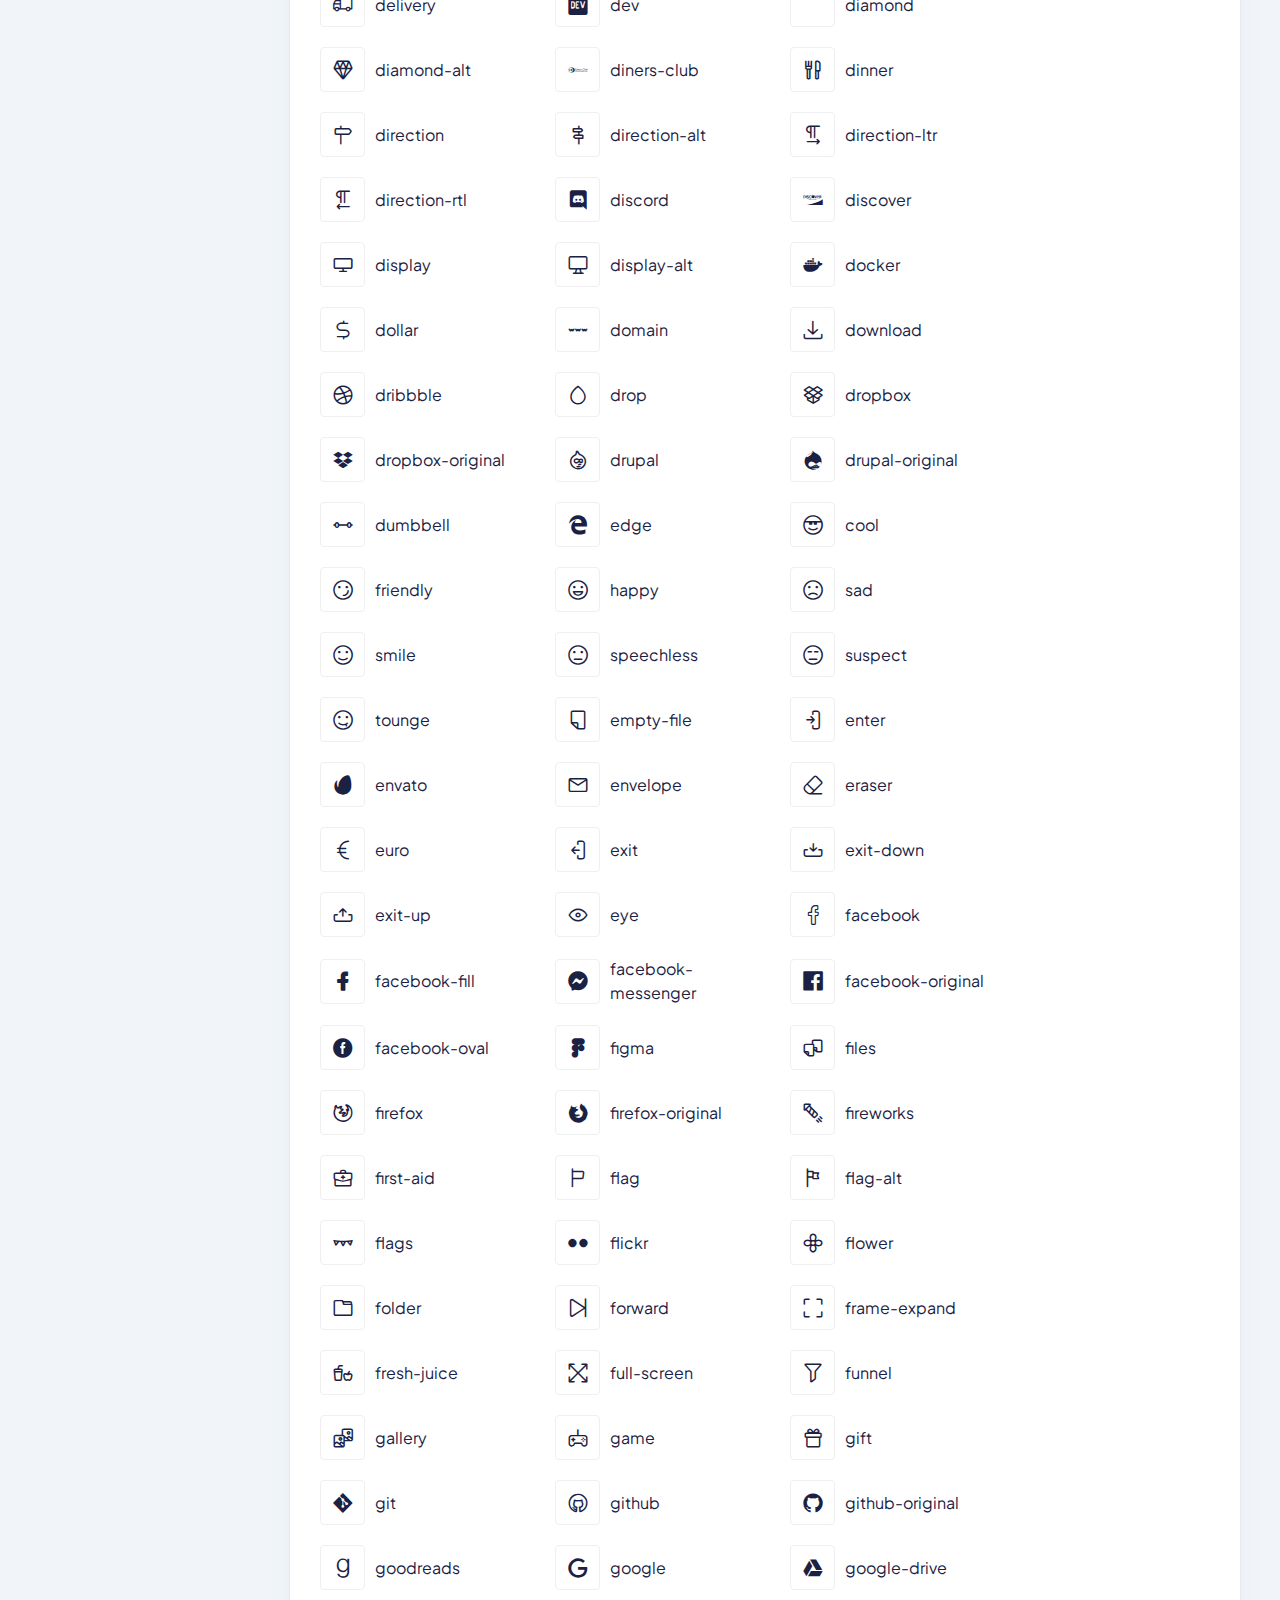
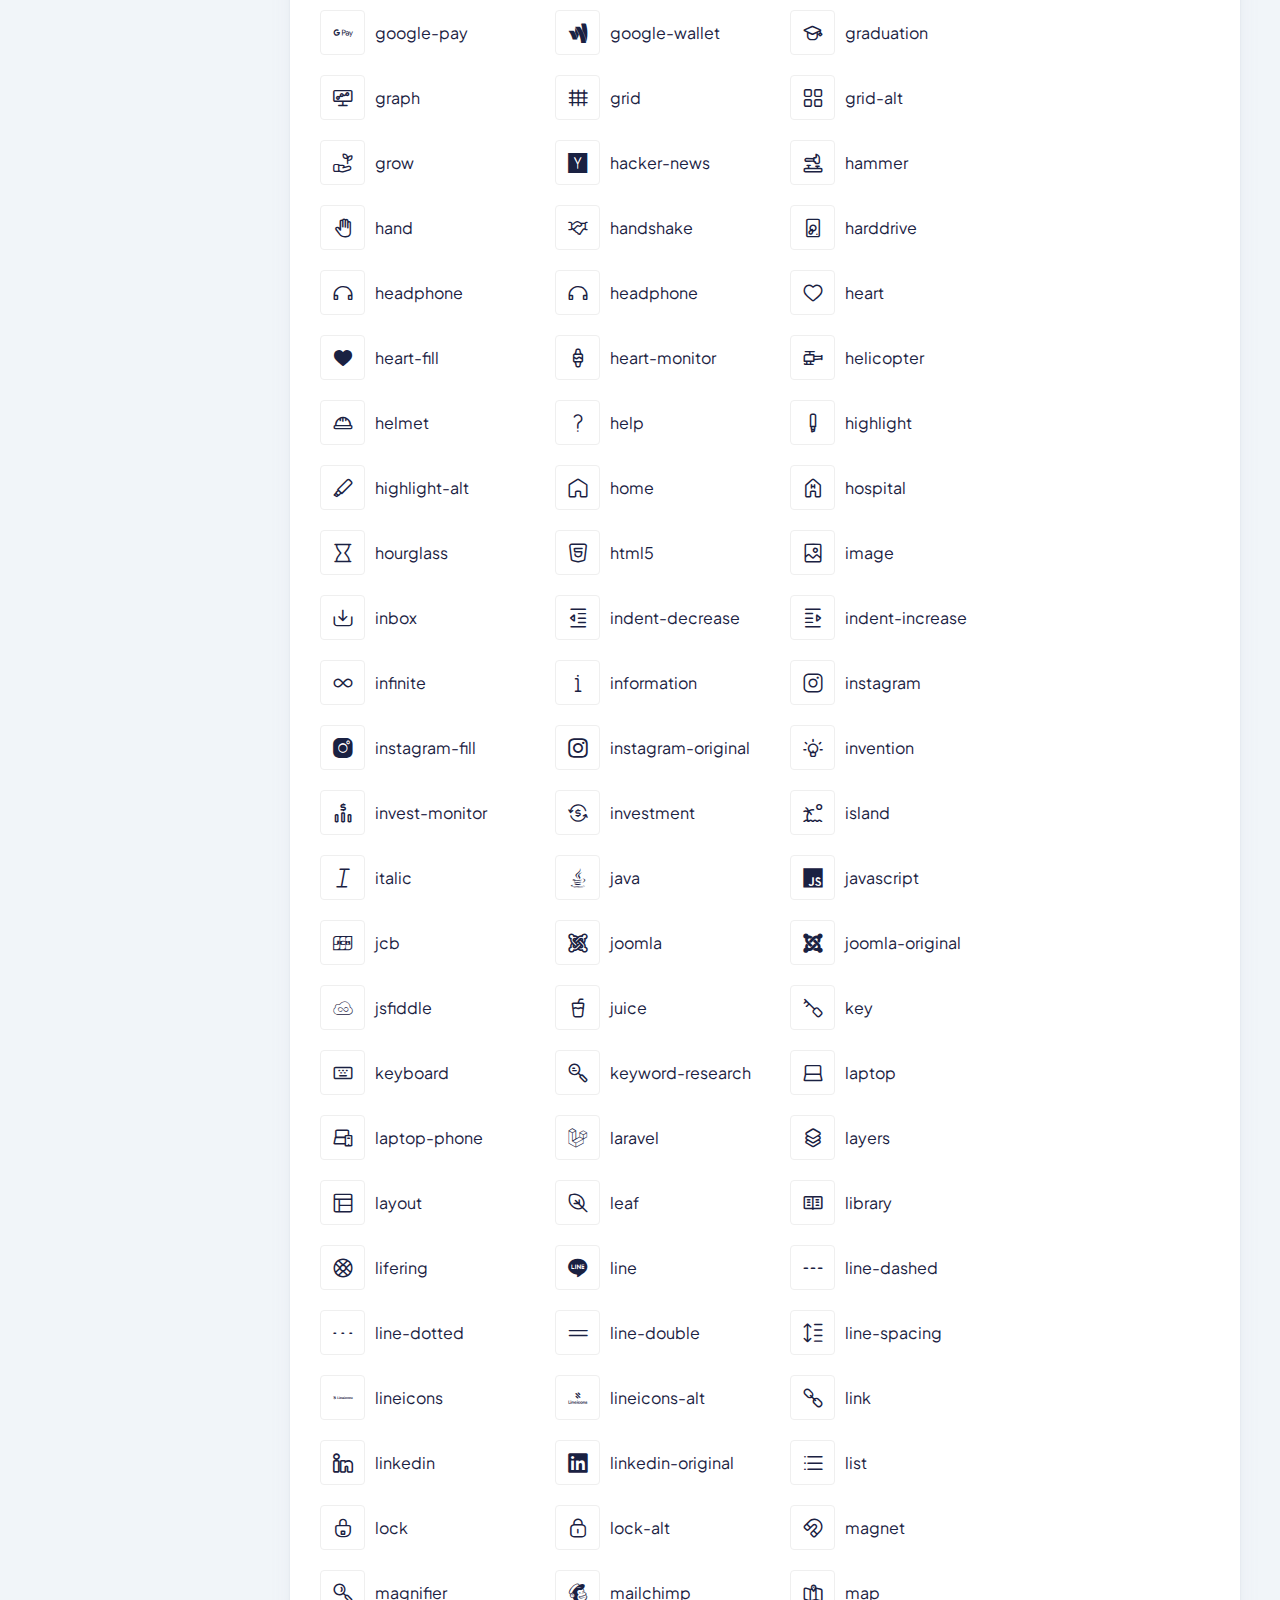
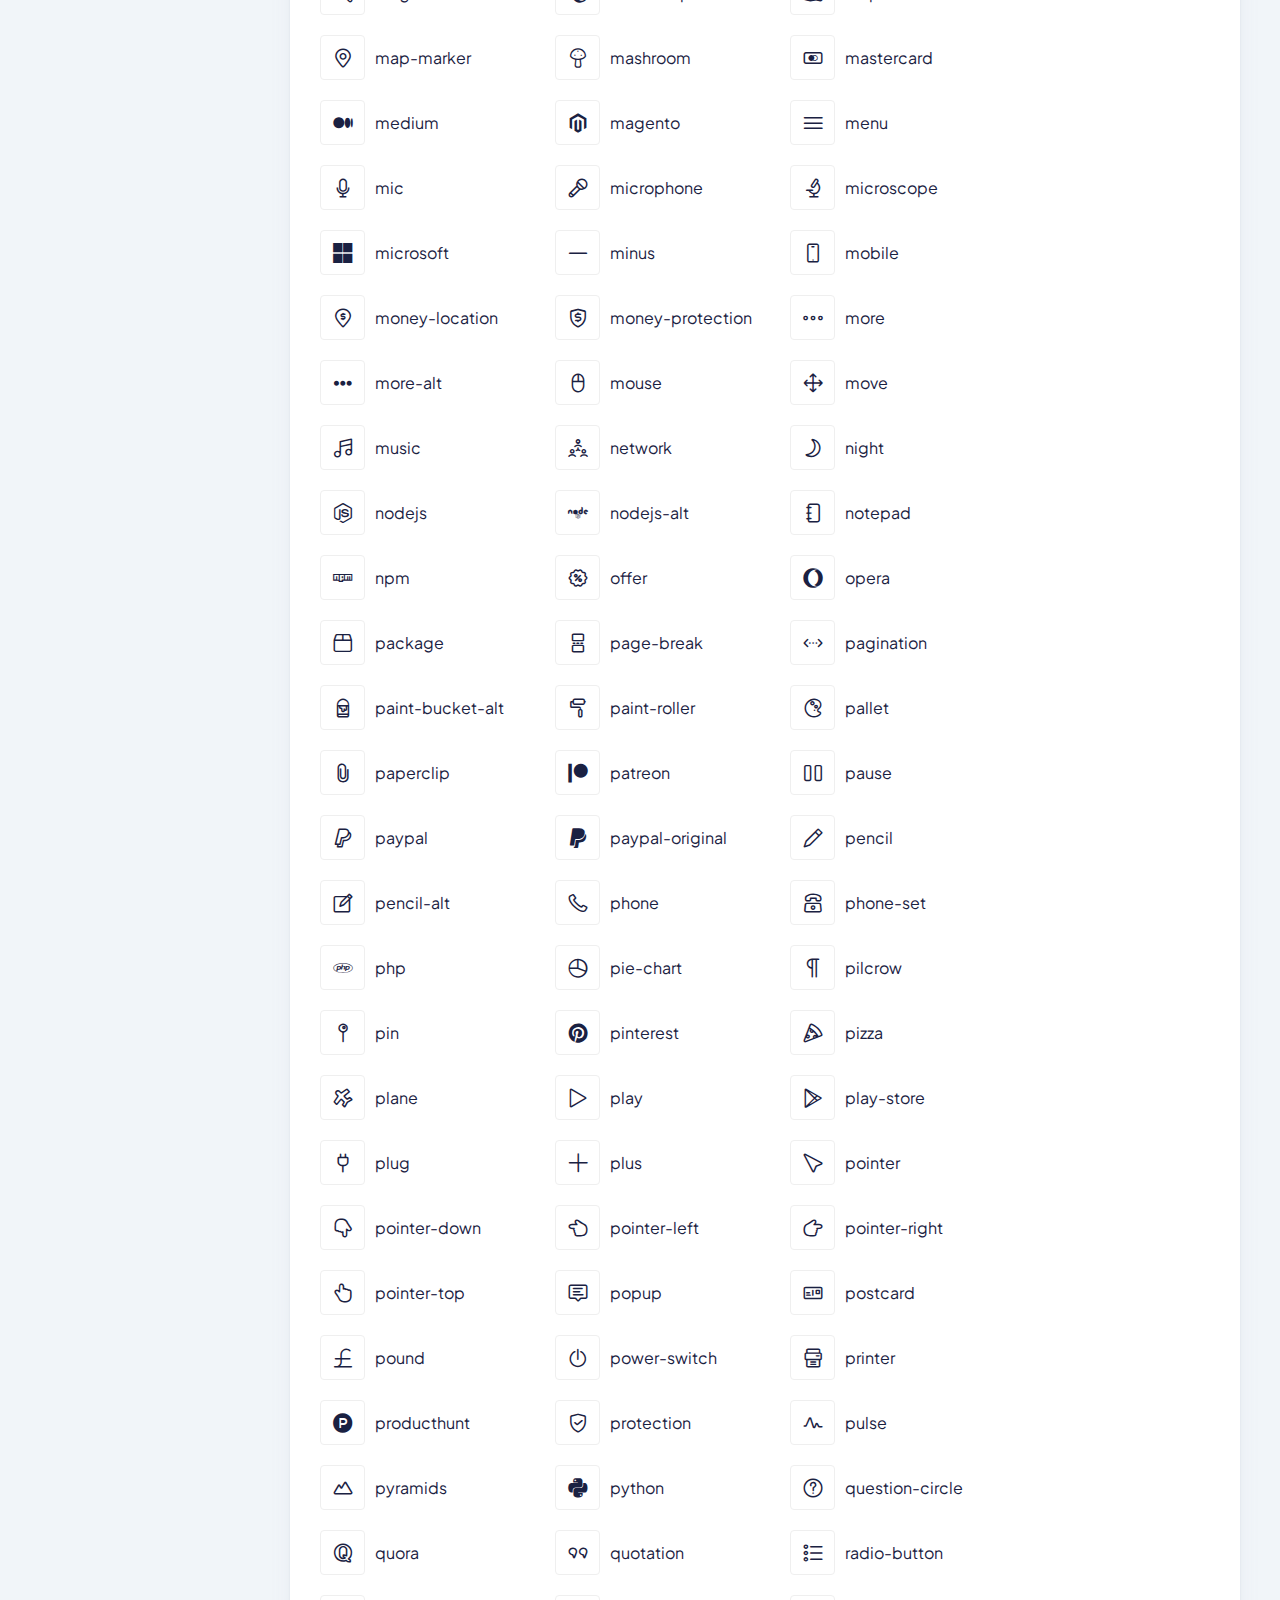
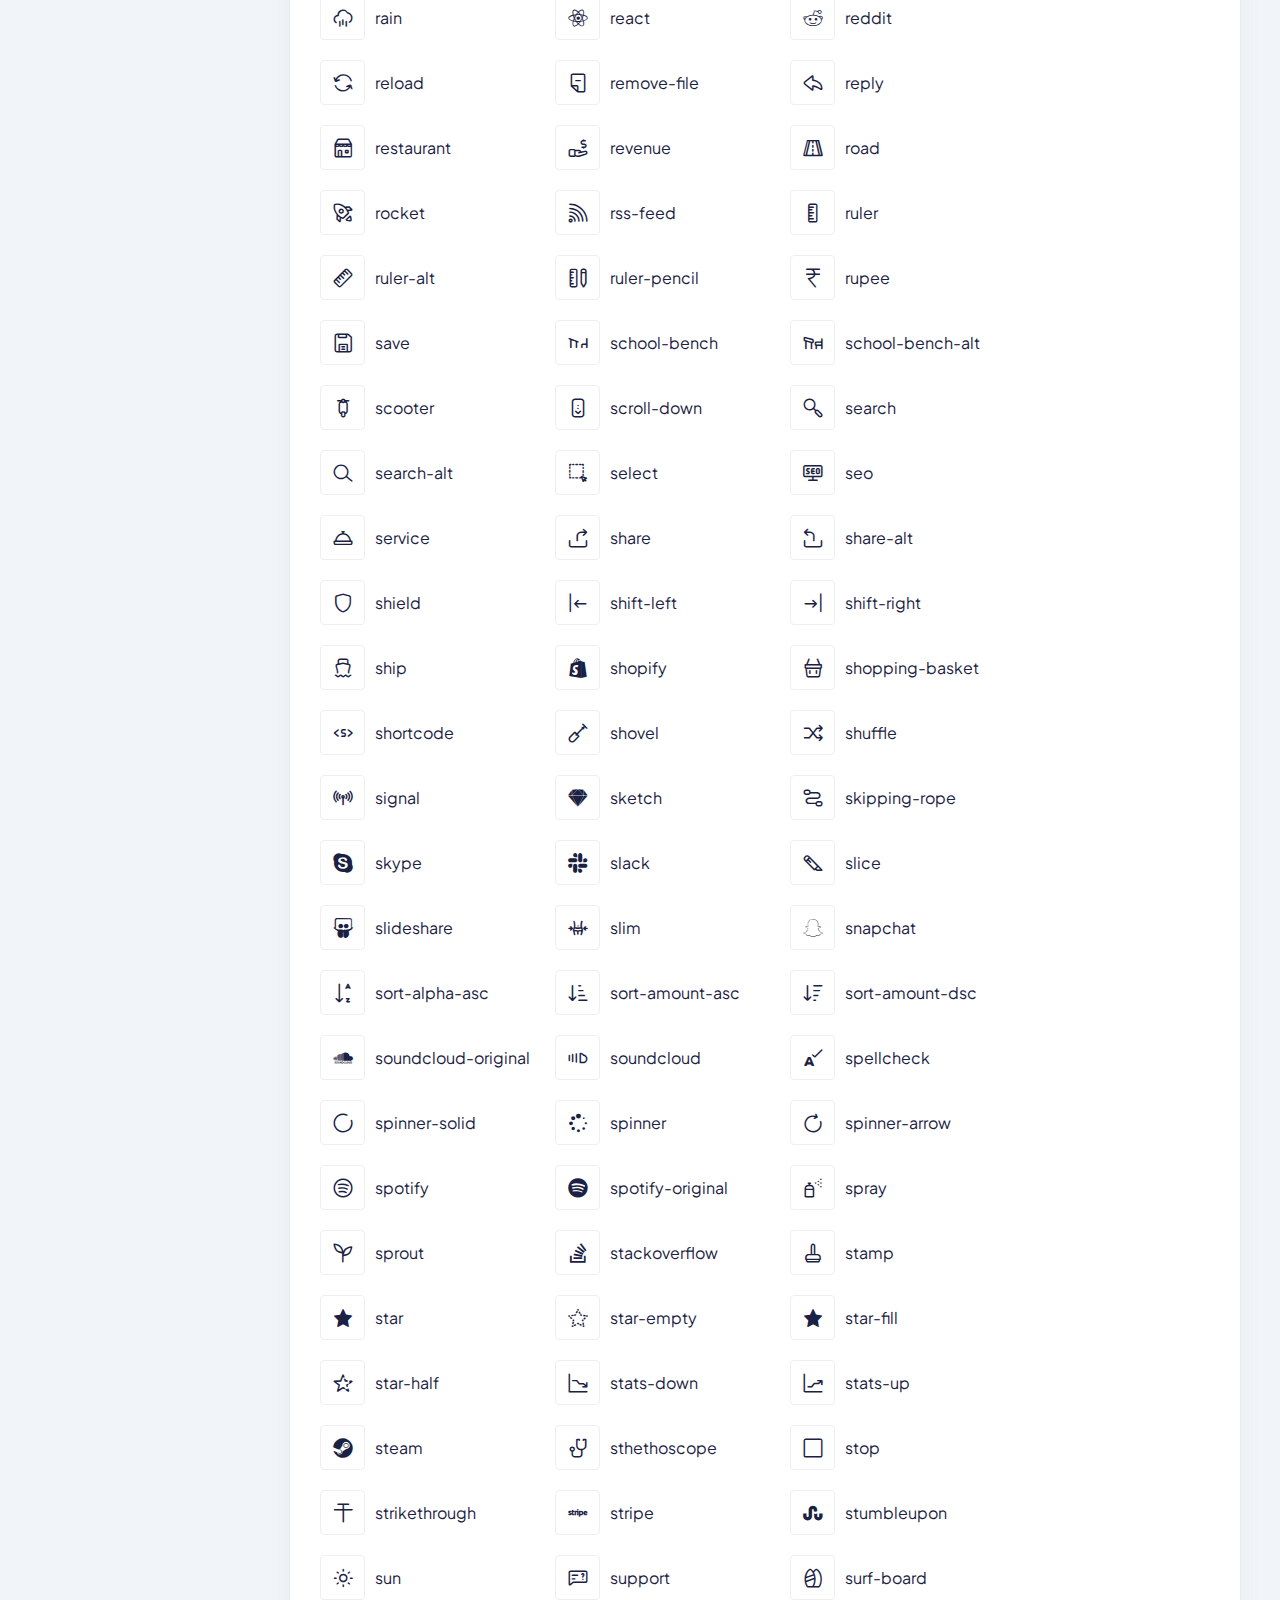
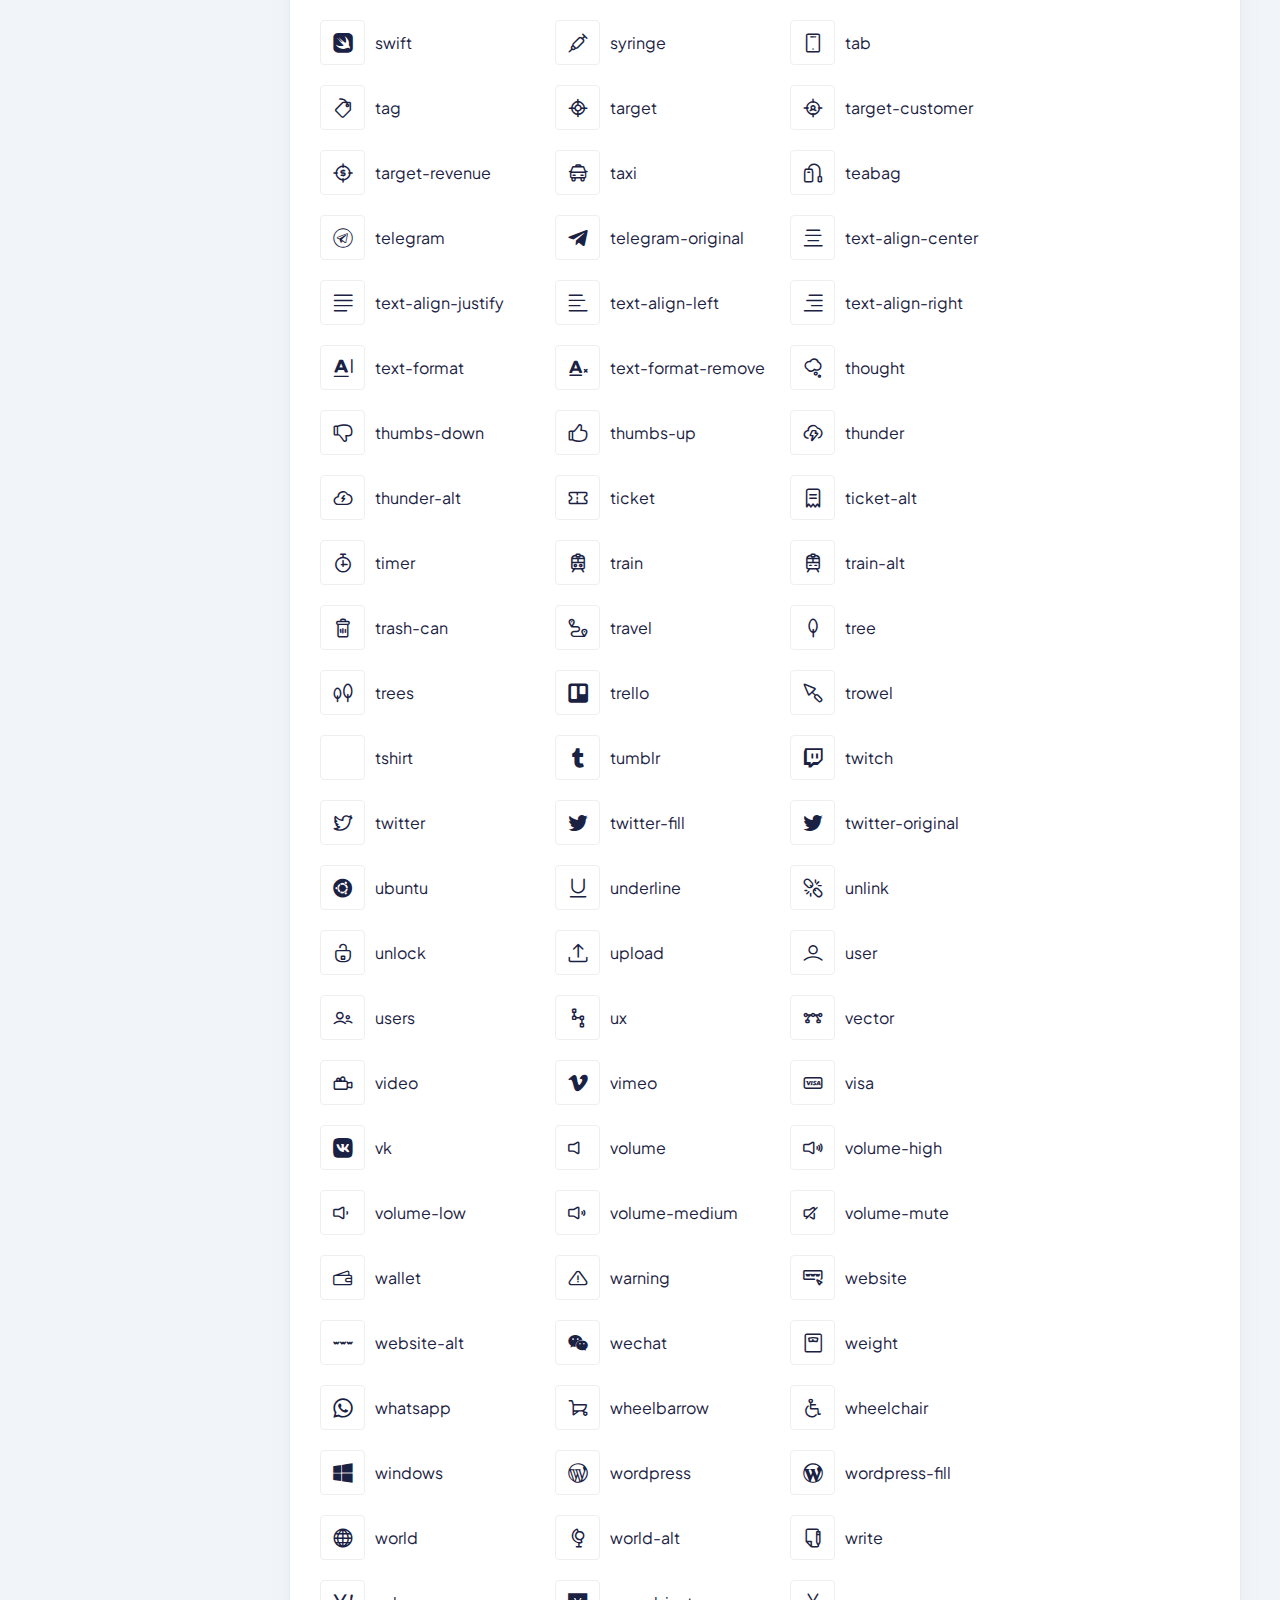
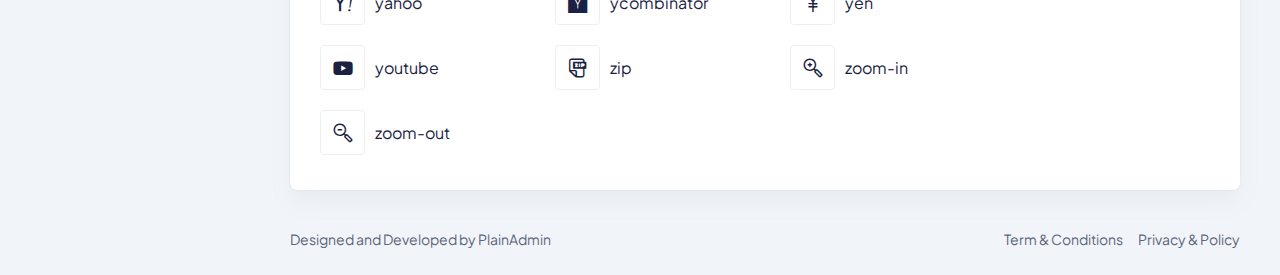
<file: admin/icons.html>
<!DOCTYPE html>
<html lang="en">
  <head>
    <meta charset="UTF-8" />
    <meta http-equiv="X-UA-Compatible" content="IE=edge" />
    <meta name="viewport" content="width=device-width, initial-scale=1.0" />
    <link rel="shortcut icon" href="assets/images/favicon.svg" type="image/x-icon" />
    <title>Line Icons | PlainAdmin Demo</title>

    <!-- ========== All CSS files linkup ========= -->
    <link rel="stylesheet" href="assets/css/bootstrap.min.css" />
    <link rel="stylesheet" href="assets/css/lineicons.css" />
    <link rel="stylesheet" href="assets/css/materialdesignicons.min.css" />
    <link rel="stylesheet" href="assets/css/fullcalendar.css" />
    <link rel="stylesheet" href="assets/css/main.css" />
  </head>
  <body>
    <!-- ======== Preloader =========== -->
    <div id="preloader">
      <div class="spinner"></div>
    </div>
    <!-- ======== Preloader =========== -->

    <!-- ======== sidebar-nav start =========== -->
    <aside class="sidebar-nav-wrapper">
      <div class="navbar-logo">
        <a href="index.html">
          <img src="assets/images/logo/logo.svg" alt="logo" />
        </a>
      </div>
      <nav class="sidebar-nav">
        <ul>
          <li class="nav-item nav-item-has-children">
            <a
              href="#0"
              class="collapsed"
              data-bs-toggle="collapse"
              data-bs-target="#ddmenu_1"
              aria-controls="ddmenu_1"
              aria-expanded="false"
              aria-label="Toggle navigation"
            >
              <span class="icon">
                <svg width="20" height="20" viewBox="0 0 20 20" fill="none" xmlns="http://www.w3.org/2000/svg">
                  <path
                    d="M8.74999 18.3333C12.2376 18.3333 15.1364 15.8128 15.7244 12.4941C15.8448 11.8143 15.2737 11.25 14.5833 11.25H9.99999C9.30966 11.25 8.74999 10.6903 8.74999 10V5.41666C8.74999 4.7263 8.18563 4.15512 7.50586 4.27556C4.18711 4.86357 1.66666 7.76243 1.66666 11.25C1.66666 15.162 4.83797 18.3333 8.74999 18.3333Z" />
                  <path
                    d="M17.0833 10C17.7737 10 18.3432 9.43708 18.2408 8.75433C17.7005 5.14918 14.8508 2.29947 11.2457 1.75912C10.5629 1.6568 10 2.2263 10 2.91665V9.16666C10 9.62691 10.3731 10 10.8333 10H17.0833Z" />
                </svg>
              </span>
              <span class="text">Dashboard</span>
            </a>
            <ul id="ddmenu_1" class="collapse dropdown-nav">
              <li>
                <a href="index.html"> eCommerce </a>
              </li>
            </ul>
          </li>
          <li class="nav-item nav-item-has-children">
            <a
              href="#0"
              class="collapsed"
              data-bs-toggle="collapse"
              data-bs-target="#ddmenu_2"
              aria-controls="ddmenu_2"
              aria-expanded="false"
              aria-label="Toggle navigation"
            >
              <span class="icon">
                <svg width="20" height="20" viewBox="0 0 20 20" fill="none" xmlns="http://www.w3.org/2000/svg">
                  <path
                    d="M11.8097 1.66667C11.8315 1.66667 11.8533 1.6671 11.875 1.66796V4.16667C11.875 5.43232 12.901 6.45834 14.1667 6.45834H16.6654C16.6663 6.48007 16.6667 6.50186 16.6667 6.5237V16.6667C16.6667 17.5872 15.9205 18.3333 15 18.3333H5.00001C4.07954 18.3333 3.33334 17.5872 3.33334 16.6667V3.33334C3.33334 2.41286 4.07954 1.66667 5.00001 1.66667H11.8097ZM6.66668 7.70834C6.3215 7.70834 6.04168 7.98816 6.04168 8.33334C6.04168 8.67851 6.3215 8.95834 6.66668 8.95834H10C10.3452 8.95834 10.625 8.67851 10.625 8.33334C10.625 7.98816 10.3452 7.70834 10 7.70834H6.66668ZM6.04168 11.6667C6.04168 12.0118 6.3215 12.2917 6.66668 12.2917H13.3333C13.6785 12.2917 13.9583 12.0118 13.9583 11.6667C13.9583 11.3215 13.6785 11.0417 13.3333 11.0417H6.66668C6.3215 11.0417 6.04168 11.3215 6.04168 11.6667ZM6.66668 14.375C6.3215 14.375 6.04168 14.6548 6.04168 15C6.04168 15.3452 6.3215 15.625 6.66668 15.625H13.3333C13.6785 15.625 13.9583 15.3452 13.9583 15C13.9583 14.6548 13.6785 14.375 13.3333 14.375H6.66668Z" />
                  <path
                    d="M13.125 2.29167L16.0417 5.20834H14.1667C13.5913 5.20834 13.125 4.74197 13.125 4.16667V2.29167Z" />
                </svg>
              </span>
              <span class="text">Pages</span>
            </a>
            <ul id="ddmenu_2" class="collapse dropdown-nav">
              <li>
                <a href="settings.html"> Settings </a>
              </li>
              <li>
                <a href="blank-page.html"> Blank Page </a>
              </li>
            </ul>
          </li>
          <li class="nav-item">
            <a href="invoice.html">
              <span class="icon">
                <svg width="20" height="20" viewBox="0 0 20 20" fill="none" xmlns="http://www.w3.org/2000/svg">
                  <path
                    d="M3.33334 3.35442C3.33334 2.4223 4.07954 1.66666 5.00001 1.66666H15C15.9205 1.66666 16.6667 2.4223 16.6667 3.35442V16.8565C16.6667 17.5519 15.8827 17.9489 15.3333 17.5317L13.8333 16.3924C13.537 16.1673 13.1297 16.1673 12.8333 16.3924L10.5 18.1646C10.2037 18.3896 9.79634 18.3896 9.50001 18.1646L7.16668 16.3924C6.87038 16.1673 6.46298 16.1673 6.16668 16.3924L4.66668 17.5317C4.11731 17.9489 3.33334 17.5519 3.33334 16.8565V3.35442ZM4.79168 5.04218C4.79168 5.39173 5.0715 5.6751 5.41668 5.6751H10C10.3452 5.6751 10.625 5.39173 10.625 5.04218C10.625 4.69264 10.3452 4.40927 10 4.40927H5.41668C5.0715 4.40927 4.79168 4.69264 4.79168 5.04218ZM5.41668 7.7848C5.0715 7.7848 4.79168 8.06817 4.79168 8.41774C4.79168 8.76724 5.0715 9.05066 5.41668 9.05066H10C10.3452 9.05066 10.625 8.76724 10.625 8.41774C10.625 8.06817 10.3452 7.7848 10 7.7848H5.41668ZM4.79168 11.7932C4.79168 12.1428 5.0715 12.4262 5.41668 12.4262H10C10.3452 12.4262 10.625 12.1428 10.625 11.7932C10.625 11.4437 10.3452 11.1603 10 11.1603H5.41668C5.0715 11.1603 4.79168 11.4437 4.79168 11.7932ZM13.3333 4.40927C12.9882 4.40927 12.7083 4.69264 12.7083 5.04218C12.7083 5.39173 12.9882 5.6751 13.3333 5.6751H14.5833C14.9285 5.6751 15.2083 5.39173 15.2083 5.04218C15.2083 4.69264 14.9285 4.40927 14.5833 4.40927H13.3333ZM12.7083 8.41774C12.7083 8.76724 12.9882 9.05066 13.3333 9.05066H14.5833C14.9285 9.05066 15.2083 8.76724 15.2083 8.41774C15.2083 8.06817 14.9285 7.7848 14.5833 7.7848H13.3333C12.9882 7.7848 12.7083 8.06817 12.7083 8.41774ZM13.3333 11.1603C12.9882 11.1603 12.7083 11.4437 12.7083 11.7932C12.7083 12.1428 12.9882 12.4262 13.3333 12.4262H14.5833C14.9285 12.4262 15.2083 12.1428 15.2083 11.7932C15.2083 11.4437 14.9285 11.1603 14.5833 11.1603H13.3333Z" />
                </svg>
              </span>
              <span class="text">Invoice</span>
            </a>
          </li>
          <li class="nav-item nav-item-has-children">
            <a
              href="#0"
              class="collapsed"
              data-bs-toggle="collapse"
              data-bs-target="#ddmenu_3"
              aria-controls="ddmenu_3"
              aria-expanded="false"
              aria-label="Toggle navigation"
            >
              <span class="icon">
                <svg width="20" height="20" viewBox="0 0 20 20" fill="none" xmlns="http://www.w3.org/2000/svg">
                  <path
                    d="M14.9211 10.1294C15.1652 9.88534 15.1652 9.48967 14.9211 9.24559L10.7544 5.0789C10.5103 4.83482 10.1147 4.83482 9.87057 5.0789C9.62649 5.32297 9.62649 5.71871 9.87057 5.96278L12.9702 9.06251H1.97916C1.63398 9.06251 1.35416 9.34234 1.35416 9.68751C1.35416 10.0327 1.63398 10.3125 1.97916 10.3125H12.9702L9.87057 13.4123C9.62649 13.6563 9.62649 14.052 9.87057 14.2961C10.1147 14.5402 10.5103 14.5402 10.7544 14.2961L14.9211 10.1294Z" />
                  <path
                    d="M11.6383 15.18L15.805 11.0133C16.5373 10.2811 16.5373 9.09391 15.805 8.36166L11.6383 4.195C11.2722 3.82888 10.7923 3.64582 10.3125 3.64582V3.02082C10.3125 2.10035 11.0587 1.35416 11.9792 1.35416H16.9792C17.8997 1.35416 18.6458 2.10035 18.6458 3.02082V16.3542C18.6458 17.2747 17.8997 18.0208 16.9792 18.0208H11.9792C11.0587 18.0208 10.3125 17.2747 10.3125 16.3542V15.7292C10.7923 15.7292 11.2722 15.5461 11.6383 15.18Z" />
                </svg>
              </span>
              <span class="text">Auth</span>
            </a>
            <ul id="ddmenu_3" class="collapse dropdown-nav">
              <li>
                <a href="signin.html"> Sign In </a>
              </li>
              <li>
                <a href="signup.html"> Sign Up </a>
              </li>
            </ul>
          </li>
          <span class="divider"><hr /></span>
          <li class="nav-item nav-item-has-children">
            <a
              href="#0"
              class="collapsed"
              data-bs-toggle="collapse"
              data-bs-target="#ddmenu_4"
              aria-controls="ddmenu_4"
              aria-expanded="false"
              aria-label="Toggle navigation"
            >
              <span class="icon">
                <svg width="20" height="20" viewBox="0 0 20 20" fill="none" xmlns="http://www.w3.org/2000/svg">
                  <path
                    d="M1.66666 5.41669C1.66666 3.34562 3.34559 1.66669 5.41666 1.66669C7.48772 1.66669 9.16666 3.34562 9.16666 5.41669C9.16666 7.48775 7.48772 9.16669 5.41666 9.16669C3.34559 9.16669 1.66666 7.48775 1.66666 5.41669Z" />
                  <path
                    d="M1.66666 14.5834C1.66666 12.5123 3.34559 10.8334 5.41666 10.8334C7.48772 10.8334 9.16666 12.5123 9.16666 14.5834C9.16666 16.6545 7.48772 18.3334 5.41666 18.3334C3.34559 18.3334 1.66666 16.6545 1.66666 14.5834Z" />
                  <path
                    d="M10.8333 5.41669C10.8333 3.34562 12.5123 1.66669 14.5833 1.66669C16.6544 1.66669 18.3333 3.34562 18.3333 5.41669C18.3333 7.48775 16.6544 9.16669 14.5833 9.16669C12.5123 9.16669 10.8333 7.48775 10.8333 5.41669Z" />
                  <path
                    d="M10.8333 14.5834C10.8333 12.5123 12.5123 10.8334 14.5833 10.8334C16.6544 10.8334 18.3333 12.5123 18.3333 14.5834C18.3333 16.6545 16.6544 18.3334 14.5833 18.3334C12.5123 18.3334 10.8333 16.6545 10.8333 14.5834Z" />
                </svg>
              </span>
              <span class="text">UI Elements </span>
            </a>
            <ul id="ddmenu_4" class="collapse dropdown-nav">
              <li>
                <a href="alerts.html"> Alerts </a>
              </li>
              <li>
                <a href="buttons.html"> Buttons </a>
              </li>
              <li>
                <a href="cards.html"> Cards </a>
              </li>
              <li>
                <a href="typography.html"> Typography </a>
              </li>
            </ul>
          </li>
          <li class="nav-item nav-item-has-children">
            <a
              href="icons.html"
              class=""
              data-bs-toggle="collapse"
              data-bs-target="#ddmenu_55"
              aria-controls="ddmenu_55"
              aria-expanded="false"
              aria-label="Toggle navigation"
            >
              <span class="icon">
                <svg width="20" height="20" viewBox="0 0 20 20" fill="none" xmlns="http://www.w3.org/2000/svg">
                  <path
                    d="M5.48663 1.1466C5.77383 0.955131 6.16188 1.03274 6.35335 1.31994L6.87852 2.10769C7.20508 2.59755 7.20508 3.23571 6.87852 3.72556L6.35335 4.51331C6.16188 4.80052 5.77383 4.87813 5.48663 4.68666C5.19943 4.49519 5.12182 4.10715 5.31328 3.81994L5.83845 3.03219C5.88511 2.96221 5.88511 2.87105 5.83845 2.80106L5.31328 2.01331C5.12182 1.72611 5.19943 1.33806 5.48663 1.1466Z" />
                  <path
                    d="M2.49999 5.83331C2.03976 5.83331 1.66666 6.2064 1.66666 6.66665V10.8333C1.66666 13.5948 3.90523 15.8333 6.66666 15.8333H9.99999C12.1856 15.8333 14.0436 14.431 14.7235 12.4772C14.8134 12.4922 14.9058 12.5 15 12.5H16.6667C17.5872 12.5 18.3333 11.7538 18.3333 10.8333V8.33331C18.3333 7.41284 17.5872 6.66665 16.6667 6.66665H15C15 6.2064 14.6269 5.83331 14.1667 5.83331H2.49999ZM14.9829 11.2496C14.9942 11.1123 15 10.9735 15 10.8333V7.91665H16.6667C16.8967 7.91665 17.0833 8.10319 17.0833 8.33331V10.8333C17.0833 11.0634 16.8967 11.25 16.6667 11.25H15L14.9898 11.2498L14.9829 11.2496Z" />
                  <path
                    d="M8.85332 1.31994C8.6619 1.03274 8.27383 0.955131 7.98663 1.1466C7.69943 1.33806 7.62182 1.72611 7.81328 2.01331L8.33848 2.80106C8.38507 2.87105 8.38507 2.96221 8.33848 3.03219L7.81328 3.81994C7.62182 4.10715 7.69943 4.49519 7.98663 4.68666C8.27383 4.87813 8.6619 4.80052 8.85332 4.51331L9.37848 3.72556C9.70507 3.23571 9.70507 2.59755 9.37848 2.10769L8.85332 1.31994Z" />
                  <path
                    d="M10.4867 1.1466C10.7738 0.955131 11.1619 1.03274 11.3533 1.31994L11.8785 2.10769C12.2051 2.59755 12.2051 3.23571 11.8785 3.72556L11.3533 4.51331C11.1619 4.80052 10.7738 4.87813 10.4867 4.68666C10.1994 4.49519 10.1218 4.10715 10.3133 3.81994L10.8385 3.03219C10.8851 2.96221 10.8851 2.87105 10.8385 2.80106L10.3133 2.01331C10.1218 1.72611 10.1994 1.33806 10.4867 1.1466Z" />
                  <path
                    d="M2.49999 16.6667C2.03976 16.6667 1.66666 17.0398 1.66666 17.5C1.66666 17.9602 2.03976 18.3334 2.49999 18.3334H14.1667C14.6269 18.3334 15 17.9602 15 17.5C15 17.0398 14.6269 16.6667 14.1667 16.6667H2.49999Z" />
                </svg>
              </span>
              <span class="text">Icons</span>
            </a>
            <ul id="ddmenu_55" class="collapse show dropdown-nav">
              <li>
                <a href="icons.html" class="active"> LineIcons </a>
              </li>
              <li>
                <a href="mdi-icons.html"> MDI Icons </a>
              </li>
            </ul>
          </li>
          <li class="nav-item nav-item-has-children">
            <a
              href="#0"
              class="collapsed"
              data-bs-toggle="collapse"
              data-bs-target="#ddmenu_5"
              aria-controls="ddmenu_5"
              aria-expanded="false"
              aria-label="Toggle navigation"
            >
              <span class="icon">
                <svg width="20" height="20" viewBox="0 0 20 20" fill="none" xmlns="http://www.w3.org/2000/svg">
                  <path
                    d="M4.16666 3.33335C4.16666 2.41288 4.91285 1.66669 5.83332 1.66669H14.1667C15.0872 1.66669 15.8333 2.41288 15.8333 3.33335V16.6667C15.8333 17.5872 15.0872 18.3334 14.1667 18.3334H5.83332C4.91285 18.3334 4.16666 17.5872 4.16666 16.6667V3.33335ZM6.04166 5.00002C6.04166 5.3452 6.32148 5.62502 6.66666 5.62502H13.3333C13.6785 5.62502 13.9583 5.3452 13.9583 5.00002C13.9583 4.65485 13.6785 4.37502 13.3333 4.37502H6.66666C6.32148 4.37502 6.04166 4.65485 6.04166 5.00002ZM6.66666 6.87502C6.32148 6.87502 6.04166 7.15485 6.04166 7.50002C6.04166 7.8452 6.32148 8.12502 6.66666 8.12502H13.3333C13.6785 8.12502 13.9583 7.8452 13.9583 7.50002C13.9583 7.15485 13.6785 6.87502 13.3333 6.87502H6.66666ZM6.04166 10C6.04166 10.3452 6.32148 10.625 6.66666 10.625H9.99999C10.3452 10.625 10.625 10.3452 10.625 10C10.625 9.65485 10.3452 9.37502 9.99999 9.37502H6.66666C6.32148 9.37502 6.04166 9.65485 6.04166 10ZM9.99999 16.6667C10.9205 16.6667 11.6667 15.9205 11.6667 15C11.6667 14.0795 10.9205 13.3334 9.99999 13.3334C9.07949 13.3334 8.33332 14.0795 8.33332 15C8.33332 15.9205 9.07949 16.6667 9.99999 16.6667Z" />
                </svg>
              </span>
              <span class="text"> Forms </span>
            </a>
            <ul id="ddmenu_5" class="collapse dropdown-nav">
              <li>
                <a href="form-elements.html"> Form Elements </a>
              </li>
            </ul>
          </li>
          <li class="nav-item">
            <a href="tables.html">
              <span class="icon">
                <svg width="20" height="20" viewBox="0 0 20 20" fill="none" xmlns="http://www.w3.org/2000/svg">
                  <path
                    d="M1.66666 4.16667C1.66666 3.24619 2.41285 2.5 3.33332 2.5H16.6667C17.5872 2.5 18.3333 3.24619 18.3333 4.16667V9.16667C18.3333 10.0872 17.5872 10.8333 16.6667 10.8333H3.33332C2.41285 10.8333 1.66666 10.0872 1.66666 9.16667V4.16667Z" />
                  <path
                    d="M1.875 13.75C1.875 13.4048 2.15483 13.125 2.5 13.125H17.5C17.8452 13.125 18.125 13.4048 18.125 13.75C18.125 14.0952 17.8452 14.375 17.5 14.375H2.5C2.15483 14.375 1.875 14.0952 1.875 13.75Z" />
                  <path
                    d="M2.5 16.875C2.15483 16.875 1.875 17.1548 1.875 17.5C1.875 17.8452 2.15483 18.125 2.5 18.125H17.5C17.8452 18.125 18.125 17.8452 18.125 17.5C18.125 17.1548 17.8452 16.875 17.5 16.875H2.5Z" />
                </svg>
              </span>
              <span class="text">Tables</span>
            </a>
          </li>
          <span class="divider"><hr /></span>

          <li class="nav-item">
            <a href="notification.html">
              <span class="icon">
                <svg width="20" height="20" viewBox="0 0 20 20" fill="none" xmlns="http://www.w3.org/2000/svg">
                  <path
                    d="M10.8333 2.50008C10.8333 2.03984 10.4602 1.66675 9.99999 1.66675C9.53975 1.66675 9.16666 2.03984 9.16666 2.50008C9.16666 2.96032 9.53975 3.33341 9.99999 3.33341C10.4602 3.33341 10.8333 2.96032 10.8333 2.50008Z" />
                  <path
                    d="M17.5 5.41673C17.5 7.02756 16.1942 8.33339 14.5833 8.33339C12.9725 8.33339 11.6667 7.02756 11.6667 5.41673C11.6667 3.80589 12.9725 2.50006 14.5833 2.50006C16.1942 2.50006 17.5 3.80589 17.5 5.41673Z" />
                  <path
                    d="M11.4272 2.69637C10.9734 2.56848 10.4947 2.50006 10 2.50006C7.10054 2.50006 4.75003 4.85057 4.75003 7.75006V9.20873C4.75003 9.72814 4.62082 10.2393 4.37404 10.6963L3.36705 12.5611C2.89938 13.4272 3.26806 14.5081 4.16749 14.9078C7.88074 16.5581 12.1193 16.5581 15.8326 14.9078C16.732 14.5081 17.1007 13.4272 16.633 12.5611L15.626 10.6963C15.43 10.3333 15.3081 9.93606 15.2663 9.52773C15.0441 9.56431 14.8159 9.58339 14.5833 9.58339C12.2822 9.58339 10.4167 7.71791 10.4167 5.41673C10.4167 4.37705 10.7975 3.42631 11.4272 2.69637Z" />
                  <path
                    d="M7.48901 17.1925C8.10004 17.8918 8.99841 18.3335 10 18.3335C11.0016 18.3335 11.9 17.8918 12.511 17.1925C10.8482 17.4634 9.15183 17.4634 7.48901 17.1925Z" />
                </svg>
              </span>
              <span class="text">Notifications</span>
            </a>
          </li>
        </ul>
      </nav>
      <div class="promo-box">
        <div class="promo-icon">
          <img class="mx-auto" src="./assets/images/logo/logo-icon-big.svg" alt="Logo">
        </div>
        <h3>Upgrade to PRO</h3>
        <p>Improve your development process and start doing more with PlainAdmin PRO!</p>
        <a href="https://plainadmin.com/pro" target="_blank" rel="nofollow" class="main-btn primary-btn btn-hover">
          Upgrade to PRO
        </a>
      </div>
    </aside>
    <div class="overlay"></div>
    <!-- ======== sidebar-nav end =========== -->

    <!-- ======== main-wrapper start =========== -->
    <main class="main-wrapper">
      <!-- ========== header start ========== -->
      <header class="header">
        <div class="container-fluid">
          <div class="row">
            <div class="col-lg-5 col-md-5 col-6">
              <div class="header-left d-flex align-items-center">
                <div class="menu-toggle-btn mr-15">
                  <button id="menu-toggle" class="main-btn primary-btn btn-hover">
                    <i class="lni lni-chevron-left me-2"></i> Menu
                  </button>
                </div>
                <div class="header-search d-none d-md-flex">
                  <form action="#">
                    <input type="text" placeholder="Search..." />
                    <button><i class="lni lni-search-alt"></i></button>
                  </form>
                </div>
              </div>
            </div>
            <div class="col-lg-7 col-md-7 col-6">
              <div class="header-right">
                <!-- notification start -->
                <div class="notification-box ml-15 d-none d-md-flex">
                  <button class="dropdown-toggle" type="button" id="notification" data-bs-toggle="dropdown"
                    aria-expanded="false">
                    <svg width="22" height="22" viewBox="0 0 22 22" fill="none" xmlns="http://www.w3.org/2000/svg">
                      <path
                        d="M11 20.1667C9.88317 20.1667 8.88718 19.63 8.23901 18.7917H13.761C13.113 19.63 12.1169 20.1667 11 20.1667Z"
                        fill="" />
                      <path
                        d="M10.1157 2.74999C10.1157 2.24374 10.5117 1.83333 11 1.83333C11.4883 1.83333 11.8842 2.24374 11.8842 2.74999V2.82604C14.3932 3.26245 16.3051 5.52474 16.3051 8.24999V14.287C16.3051 14.5301 16.3982 14.7633 16.564 14.9352L18.2029 16.6342C18.4814 16.9229 18.2842 17.4167 17.8903 17.4167H4.10961C3.71574 17.4167 3.5185 16.9229 3.797 16.6342L5.43589 14.9352C5.6017 14.7633 5.69485 14.5301 5.69485 14.287V8.24999C5.69485 5.52474 7.60672 3.26245 10.1157 2.82604V2.74999Z"
                        fill="" />
                    </svg>
                    <span></span>
                  </button>
                  <ul class="dropdown-menu dropdown-menu-end" aria-labelledby="notification">
                    <li>
                      <a href="#0">
                        <div class="image">
                          <img src="assets/images/lead/lead-6.png" alt="" />
                        </div>
                        <div class="content">
                          <h6>
                            John Doe
                            <span class="text-regular">
                              comment on a product.
                            </span>
                          </h6>
                          <p>
                            Lorem ipsum dolor sit amet, consect etur adipiscing
                            elit Vivamus tortor.
                          </p>
                          <span>10 mins ago</span>
                        </div>
                      </a>
                    </li>
                    <li>
                      <a href="#0">
                        <div class="image">
                          <img src="assets/images/lead/lead-1.png" alt="" />
                        </div>
                        <div class="content">
                          <h6>
                            Jonathon
                            <span class="text-regular">
                              like on a product.
                            </span>
                          </h6>
                          <p>
                            Lorem ipsum dolor sit amet, consect etur adipiscing
                            elit Vivamus tortor.
                          </p>
                          <span>10 mins ago</span>
                        </div>
                      </a>
                    </li>
                  </ul>
                </div>
                <!-- notification end -->
                <!-- message start -->
                <div class="header-message-box ml-15 d-none d-md-flex">
                  <button class="dropdown-toggle" type="button" id="message" data-bs-toggle="dropdown"
                    aria-expanded="false">
                    <svg width="22" height="22" viewBox="0 0 22 22" fill="none" xmlns="http://www.w3.org/2000/svg">
                      <path
                        d="M7.74866 5.97421C7.91444 5.96367 8.08162 5.95833 8.25005 5.95833C12.5532 5.95833 16.0417 9.4468 16.0417 13.75C16.0417 13.9184 16.0364 14.0856 16.0259 14.2514C16.3246 14.138 16.6127 14.003 16.8883 13.8482L19.2306 14.629C19.7858 14.8141 20.3141 14.2858 20.129 13.7306L19.3482 11.3882C19.8694 10.4604 20.1667 9.38996 20.1667 8.25C20.1667 4.70617 17.2939 1.83333 13.75 1.83333C11.0077 1.83333 8.66702 3.55376 7.74866 5.97421Z"
                        fill="" />
                      <path
                        d="M14.6667 13.75C14.6667 17.2938 11.7939 20.1667 8.25004 20.1667C7.11011 20.1667 6.03962 19.8694 5.11182 19.3482L2.76946 20.129C2.21421 20.3141 1.68597 19.7858 1.87105 19.2306L2.65184 16.8882C2.13062 15.9604 1.83338 14.89 1.83338 13.75C1.83338 10.2062 4.70622 7.33333 8.25004 7.33333C11.7939 7.33333 14.6667 10.2062 14.6667 13.75ZM5.95838 13.75C5.95838 13.2437 5.54797 12.8333 5.04171 12.8333C4.53545 12.8333 4.12504 13.2437 4.12504 13.75C4.12504 14.2563 4.53545 14.6667 5.04171 14.6667C5.54797 14.6667 5.95838 14.2563 5.95838 13.75ZM9.16671 13.75C9.16671 13.2437 8.7563 12.8333 8.25004 12.8333C7.74379 12.8333 7.33338 13.2437 7.33338 13.75C7.33338 14.2563 7.74379 14.6667 8.25004 14.6667C8.7563 14.6667 9.16671 14.2563 9.16671 13.75ZM11.4584 14.6667C11.9647 14.6667 12.375 14.2563 12.375 13.75C12.375 13.2437 11.9647 12.8333 11.4584 12.8333C10.9521 12.8333 10.5417 13.2437 10.5417 13.75C10.5417 14.2563 10.9521 14.6667 11.4584 14.6667Z"
                        fill="" />
                    </svg>
                    <span></span>
                  </button>
                  <ul class="dropdown-menu dropdown-menu-end" aria-labelledby="message">
                    <li>
                      <a href="#0">
                        <div class="image">
                          <img src="assets/images/lead/lead-5.png" alt="" />
                        </div>
                        <div class="content">
                          <h6>Jacob Jones</h6>
                          <p>Hey!I can across your profile and ...</p>
                          <span>10 mins ago</span>
                        </div>
                      </a>
                    </li>
                    <li>
                      <a href="#0">
                        <div class="image">
                          <img src="assets/images/lead/lead-3.png" alt="" />
                        </div>
                        <div class="content">
                          <h6>John Doe</h6>
                          <p>Would you mind please checking out</p>
                          <span>12 mins ago</span>
                        </div>
                      </a>
                    </li>
                    <li>
                      <a href="#0">
                        <div class="image">
                          <img src="assets/images/lead/lead-2.png" alt="" />
                        </div>
                        <div class="content">
                          <h6>Anee Lee</h6>
                          <p>Hey! are you available for freelance?</p>
                          <span>1h ago</span>
                        </div>
                      </a>
                    </li>
                  </ul>
                </div>
                <!-- message end -->
                <!-- profile start -->
                <div class="profile-box ml-15">
                  <button class="dropdown-toggle bg-transparent border-0" type="button" id="profile"
                    data-bs-toggle="dropdown" aria-expanded="false">
                    <div class="profile-info">
                      <div class="info">
                        <div class="image">
                          <img src="assets/images/profile/profile-image.png" alt="" />
                        </div>
                        <div>
                          <h6 class="fw-500">Adam Joe</h6>
                          <p>Admin</p>
                        </div>
                      </div>
                    </div>
                  </button>
                  <ul class="dropdown-menu dropdown-menu-end" aria-labelledby="profile">
                    <li>
                      <div class="author-info flex items-center !p-1">
                        <div class="image">
                          <img src="assets/images/profile/profile-image.png" alt="image">
                        </div>
                        <div class="content">
                          <h4 class="text-sm">Adam Joe</h4>
                          <a class="text-black/40 dark:text-white/40 hover:text-black dark:hover:text-white text-xs"
                            href="#">Email@gmail.com</a>
                        </div>
                      </div>
                    </li>
                    <li class="divider"></li>
                    <li>
                      <a href="#0">
                        <i class="lni lni-user"></i> View Profile
                      </a>
                    </li>
                    <li>
                      <a href="#0">
                        <i class="lni lni-alarm"></i> Notifications
                      </a>
                    </li>
                    <li>
                      <a href="#0"> <i class="lni lni-inbox"></i> Messages </a>
                    </li>
                    <li>
                      <a href="#0"> <i class="lni lni-cog"></i> Settings </a>
                    </li>
                    <li class="divider"></li>
                    <li>
                      <a href="#0"> <i class="lni lni-exit"></i> Sign Out </a>
                    </li>
                  </ul>
                </div>
                <!-- profile end -->
              </div>
            </div>
          </div>
        </div>
      </header>
      <!-- ========== header end ========== -->

      <!-- ========== section start ========== -->
      <section class="section">
        <div class="container-fluid">
          <!-- ========== title-wrapper start ========== -->
          <div class="title-wrapper pt-30">
            <div class="row align-items-center">
              <div class="col-md-6">
                <div class="title">
                  <h2>Icons</h2>
                </div>
              </div>
              <!-- end col -->
              <div class="col-md-6">
                <div class="breadcrumb-wrapper">
                  <nav aria-label="breadcrumb">
                    <ol class="breadcrumb">
                      <li class="breadcrumb-item">
                        <a href="#0">Dashboard</a>
                      </li>
                      <li class="breadcrumb-item active" aria-current="page">
                        Icons
                      </li>
                    </ol>
                  </nav>
                </div>
              </div>
              <!-- end col -->
            </div>
            <!-- end row -->
          </div>
          <!-- ========== title-wrapper end ========== -->
          <div class="icons-wrapper">
            <div class="row">
              <div class="col-12">
                <div class="card-style">
                  <div class="title d-flex justify-content-between">
                    <div class="left">
                      <h6 class="text-medium mb-10">Icons Pack</h6>
                    </div>
                  </div>
                  <!-- End Title -->
                  <ul class="icons">
                    <li class="trigger Free">
                      <i class="lni lni-500px"></i><span>500px</span>
                    </li>
                    <li class="trigger Free">
                      <i class="lni lni-add-files"></i><span>add-files</span>
                    </li>
                    <li class="trigger Free">
                      <i class="lni lni-adobe"></i><span>adobe</span>
                    </li>
                    <li class="trigger Free">
                      <i class="lni lni-agenda"></i><span>agenda</span>
                    </li>
                    <li class="trigger Free">
                      <i class="lni lni-airbnb"></i><span>airbnb</span>
                    </li>
                    <li class="trigger Free">
                      <i class="lni lni-alarm"></i><span>alarm</span>
                    </li>
                    <li class="trigger Free">
                      <i class="lni lni-alarm-clock"></i><span>alarm-clock</span>
                    </li>
                    <li class="trigger Free">
                      <i class="lni lni-amazon"></i><span>amazon</span>
                    </li>
                    <li class="trigger Free">
                      <i class="lni lni-amazon-original"></i><span>amazon-original</span>
                    </li>
                    <li class="trigger Free">
                      <i class="lni lni-amazon-pay"></i><span>amazon-pay</span>
                    </li>
                    <li class="trigger Free">
                      <i class="lni lni-ambulance"></i><span>ambulance</span>
                    </li>
                    <li class="trigger Free">
                      <i class="lni lni-amex"></i><span>amex</span>
                    </li>
                    <li class="trigger Free">
                      <i class="lni lni-anchor"></i><span>anchor</span>
                    </li>
                    <li class="trigger Free">
                      <i class="lni lni-android"></i><span>android</span>
                    </li>
                    <li class="trigger Free">
                      <i class="lni lni-android-original"></i><span>android-original</span>
                    </li>
                    <li class="trigger Free">
                      <i class="lni lni-angellist"></i><span>angellist</span>
                    </li>
                    <li class="trigger Free">
                      <i class="lni lni-angle-double-down"></i><span>angle-double-down</span>
                    </li>
                    <li class="trigger Free">
                      <i class="lni lni-angle-double-left"></i><span>angle-double-left</span>
                    </li>
                    <li class="trigger Free">
                      <i class="lni lni-angle-double-right"></i><span>angle-double-right</span>
                    </li>
                    <li class="trigger Free">
                      <i class="lni lni-angle-double-up"></i><span>angle-double-up</span>
                    </li>
                    <li class="trigger Free">
                      <i class="lni lni-angular"></i><span>angular</span>
                    </li>
                    <li class="trigger Free">
                      <i class="lni lni-apartment"></i><span>apartment</span>
                    </li>
                    <li class="trigger Free">
                      <i class="lni lni-app-store"></i><span>app-store</span>
                    </li>
                    <li class="trigger Free">
                      <i class="lni lni-apple-brand"></i><span>apple-brand</span>
                    </li>
                    <li class="trigger Free">
                      <i class="lni lni-apple-pay"></i><span>apple-pay</span>
                    </li>
                    <li class="trigger Free">
                      <i class="lni lni-archive"></i><span>archive</span>
                    </li>
                    <li class="trigger Free">
                      <i class="lni lni-arrow-down"></i><span>arrow-down</span>
                    </li>
                    <li class="trigger Free">
                      <i class="lni lni-arrow-down-circle"></i><span>arrow-down-circle</span>
                    </li>
                    <li class="trigger Free">
                      <i class="lni lni-arrow-left"></i><span>arrow-left</span>
                    </li>
                    <li class="trigger Free">
                      <i class="lni lni-arrow-left-circle"></i><span>arrow-left-circle</span>
                    </li>
                    <li class="trigger Free">
                      <i class="lni lni-arrow-right"></i><span>arrow-right</span>
                    </li>
                    <li class="trigger Free">
                      <i class="lni lni-arrow-right-circle"></i><span>arrow-right-circle</span>
                    </li>
                    <li class="trigger Free">
                      <i class="lni lni-arrow-top-left"></i><span>arrow-top-left</span>
                    </li>
                    <li class="trigger Free">
                      <i class="lni lni-arrow-top-right"></i><span>arrow-top-right</span>
                    </li>
                    <li class="trigger Free">
                      <i class="lni lni-arrow-up"></i><span>arrow-up</span>
                    </li>
                    <li class="trigger Free">
                      <i class="lni lni-arrow-up-circle"></i><span>arrow-up-circle</span>
                    </li>
                    <li class="trigger Free">
                      <i class="lni lni-arrows-horizontal"></i><span>arrows-horizontal</span>
                    </li>
                    <li class="trigger Free">
                      <i class="lni lni-arrows-vertical"></i><span>arrows-vertical</span>
                    </li>
                    <li class="trigger Free">
                      <i class="lni lni-atlassian"></i><span>atlassian</span>
                    </li>
                    <li class="trigger Free">
                      <i class="lni lni-aws"></i><span>aws</span>
                    </li>
                    <li class="trigger Free">
                      <i class="lni lni-backward"></i><span>backward</span>
                    </li>
                    <li class="trigger Free">
                      <i class="lni lni-baloon"></i><span>baloon</span>
                    </li>
                    <li class="trigger Free">
                      <i class="lni lni-ban"></i><span>ban</span>
                    </li>
                    <li class="trigger Free">
                      <i class="lni lni-bar-chart"></i><span>bar-chart</span>
                    </li>
                    <li class="trigger Free">
                      <i class="lni lni-basketball"></i><span>basketball</span>
                    </li>
                    <li class="trigger Free">
                      <i class="lni lni-behance"></i><span>behance</span>
                    </li>
                    <li class="trigger Free">
                      <i class="lni lni-behance-original"></i><span>behance-original</span>
                    </li>
                    <li class="trigger Free">
                      <i class="lni lni-bi-cycle"></i><span>bi-cycle</span>
                    </li>
                    <li class="trigger Free">
                      <i class="lni lni-bitbucket"></i><span>bitbucket</span>
                    </li>
                    <li class="trigger Free">
                      <i class="lni lni-bitcoin"></i><span>bitcoin</span>
                    </li>
                    <li class="trigger Free">
                      <i class="lni lni-blackboard"></i><span>blackboard</span>
                    </li>
                    <li class="trigger Free">
                      <i class="lni lni-blogger"></i><span>blogger</span>
                    </li>
                    <li class="trigger Free">
                      <i class="lni lni-bluetooth"></i><span>bluetooth</span>
                    </li>
                    <li class="trigger Free">
                      <i class="lni lni-bold"></i><span>bold</span>
                    </li>
                    <li class="trigger Free">
                      <i class="lni lni-bolt"></i><span>bolt</span>
                    </li>
                    <li class="trigger Free">
                      <i class="lni lni-bolt-alt"></i><span>bolt-alt</span>
                    </li>
                    <li class="trigger Free">
                      <i class="lni lni-book"></i><span>book</span>
                    </li>
                    <li class="trigger Free">
                      <i class="lni lni-bookmark"></i><span>bookmark</span>
                    </li>
                    <li class="trigger Free">
                      <i class="lni lni-bookmark-alt"></i><span>bookmark-alt</span>
                    </li>
                    <li class="trigger Free">
                      <i class="lni lni-bootstrap"></i><span>bootstrap</span>
                    </li>
                    <li class="trigger Free">
                      <i class="lni lni-bricks"></i><span>bricks</span>
                    </li>
                    <li class="trigger Free">
                      <i class="lni lni-bridge"></i><span>bridge</span>
                    </li>
                    <li class="trigger Free">
                      <i class="lni lni-briefcase"></i><span>briefcase</span>
                    </li>
                    <li class="trigger Free">
                      <i class="lni lni-brush"></i><span>brush</span>
                    </li>
                    <li class="trigger Free">
                      <i class="lni lni-brush-alt"></i><span>brush-alt</span>
                    </li>
                    <li class="trigger Free">
                      <i class="lni lni-bubble"></i><span>bubble</span>
                    </li>
                    <li class="trigger Free">
                      <i class="lni lni-bug"></i><span>bug</span>
                    </li>
                    <li class="trigger Free">
                      <i class="lni lni-bulb"></i><span>bulb</span>
                    </li>
                    <li class="trigger Free">
                      <i class="lni lni-bullhorn"></i><span>bullhorn</span>
                    </li>
                    <li class="trigger Free">
                      <i class="lni lni-burger"></i><span>burger</span>
                    </li>
                    <li class="trigger Free">
                      <i class="lni lni-bus"></i><span>bus</span>
                    </li>
                    <li class="trigger Free">
                      <i class="lni lni-cake"></i><span>cake</span>
                    </li>
                    <li class="trigger Free">
                      <i class="lni lni-calculator"></i><span>calculator</span>
                    </li>
                    <li class="trigger Free">
                      <i class="lni lni-calendar"></i><span>calendar</span>
                    </li>
                    <li class="trigger Free">
                      <i class="lni lni-camera"></i><span>camera</span>
                    </li>
                    <li class="trigger Free">
                      <i class="lni lni-candy"></i><span>candy</span>
                    </li>
                    <li class="trigger Free">
                      <i class="lni lni-candy-cane"></i><span>candy-cane</span>
                    </li>
                    <li class="trigger Free">
                      <i class="lni lni-capsule"></i><span>capsule</span>
                    </li>
                    <li class="trigger Free">
                      <i class="lni lni-car"></i><span>car</span>
                    </li>
                    <li class="trigger Free">
                      <i class="lni lni-car-alt"></i><span>car-alt</span>
                    </li>
                    <li class="trigger Free">
                      <i class="lni lni-caravan"></i><span>caravan</span>
                    </li>
                    <li class="trigger Free">
                      <i class="lni lni-cart"></i><span>cart</span>
                    </li>
                    <li class="trigger Free">
                      <i class="lni lni-cart-full"></i><span>cart-full</span>
                    </li>
                    <li class="trigger Free">
                      <i class="lni lni-certificate"></i><span>certificate</span>
                    </li>
                    <li class="trigger Free">
                      <i class="lni lni-check-box"></i><span>check-box</span>
                    </li>
                    <li class="trigger Free">
                      <i class="lni lni-checkmark"></i><span>checkmark</span>
                    </li>
                    <li class="trigger Free">
                      <i class="lni lni-checkmark-circle"></i><span>checkmark-circle</span>
                    </li>
                    <li class="trigger Free">
                      <i class="lni lni-chef-hat"></i><span>chef-hat</span>
                    </li>
                    <li class="trigger Free">
                      <i class="lni lni-chevron-down"></i><span>chevron-down</span>
                    </li>
                    <li class="trigger Free">
                      <i class="lni lni-chevron-down-circle"></i><span>chevron-down-circle</span>
                    </li>
                    <li class="trigger Free">
                      <i class="lni lni-chevron-left"></i><span>chevron-left</span>
                    </li>
                    <li class="trigger Free">
                      <i class="lni lni-chevron-left-circle"></i><span>chevron-left-circle</span>
                    </li>
                    <li class="trigger Free">
                      <i class="lni lni-chevron-right"></i><span>chevron-right</span>
                    </li>
                    <li class="trigger Free">
                      <i class="lni lni-chevron-right-circle"></i><span>chevron-right-circle</span>
                    </li>
                    <li class="trigger Free">
                      <i class="lni lni-chevron-up"></i><span>chevron-up</span>
                    </li>
                    <li class="trigger Free">
                      <i class="lni lni-chevron-up-circle"></i><span>chevron-up-circle</span>
                    </li>
                    <li class="trigger Free">
                      <i class="lni lni-chrome"></i><span>chrome</span>
                    </li>
                    <li class="trigger Free">
                      <i class="lni lni-circle-minus"></i><span>circle-minus</span>
                    </li>
                    <li class="trigger Free">
                      <i class="lni lni-circle-plus"></i><span>circle-plus</span>
                    </li>
                    <li class="trigger Free">
                      <i class="lni lni-clipboard"></i><span>clipboard</span>
                    </li>
                    <li class="trigger Free">
                      <i class="lni lni-close"></i><span>close</span>
                    </li>
                    <li class="trigger Free">
                      <i class="lni lni-cloud"></i><span>cloud</span>
                    </li>
                    <li class="trigger Free">
                      <i class="lni lni-cloud-check"></i><span>cloud-check</span>
                    </li>
                    <li class="trigger Free">
                      <i class="lni lni-cloud-download"></i><span>cloud-download</span>
                    </li>
                    <li class="trigger Free">
                      <i class="lni lni-cloud-network"></i><span>cloud-network</span>
                    </li>
                    <li class="trigger Free">
                      <i class="lni lni-cloud-sync"></i><span>cloud-sync</span>
                    </li>
                    <li class="trigger Free">
                      <i class="lni lni-cloud-upload"></i><span>cloud-upload</span>
                    </li>
                    <li class="trigger Free">
                      <i class="lni lni-cloudy-sun"></i><span>cloudy-sun</span>
                    </li>
                    <li class="trigger Free">
                      <i class="lni lni-code"></i><span>code</span>
                    </li>
                    <li class="trigger Free">
                      <i class="lni lni-code-alt"></i><span>code-alt</span>
                    </li>
                    <li class="trigger Free">
                      <i class="lni lni-codepen"></i><span>codepen</span>
                    </li>
                    <li class="trigger Free">
                      <i class="lni lni-coffee-cup"></i><span>coffee-cup</span>
                    </li>
                    <li class="trigger Free">
                      <i class="lni lni-cog"></i><span>cog</span>
                    </li>
                    <li class="trigger Free">
                      <i class="lni lni-cogs"></i><span>cogs</span>
                    </li>
                    <li class="trigger Free">
                      <i class="lni lni-coin"></i><span>coin</span>
                    </li>
                    <li class="trigger Free">
                      <i class="lni lni-comments"></i><span>comments</span>
                    </li>
                    <li class="trigger Free">
                      <i class="lni lni-comments-alt-2"></i><span>comments-alt</span>
                    </li>
                    <li class="trigger Free">
                      <i class="lni lni-comments-reply"></i><span>comments-reply</span>
                    </li>
                    <li class="trigger Free">
                      <i class="lni lni-compass"></i><span>compass</span>
                    </li>
                    <li class="trigger Free">
                      <i class="lni lni-construction"></i><span>construction</span>
                    </li>
                    <li class="trigger Free">
                      <i class="lni lni-construction-hammer"></i><span>construction-hammer</span>
                    </li>
                    <li class="trigger Free">
                      <i class="lni lni-consulting"></i><span>consulting</span>
                    </li>
                    <li class="trigger Free">
                      <i class="lni lni-control-panel"></i><span>control-panel</span>
                    </li>
                    <li class="trigger Free">
                      <i class="lni lni-cpanel"></i><span>cpanel</span>
                    </li>
                    <li class="trigger Free">
                      <i class="lni lni-creative-commons"></i><span>creative-commons</span>
                    </li>
                    <li class="trigger Free">
                      <i class="lni lni-credit-cards"></i><span>credit-cards</span>
                    </li>
                    <li class="trigger Free">
                      <i class="lni lni-crop"></i><span>crop</span>
                    </li>
                    <li class="trigger Free">
                      <i class="lni lni-cross-circle"></i><span>cross-circle</span>
                    </li>
                    <li class="trigger Free">
                      <i class="lni lni-crown"></i><span>crown</span>
                    </li>
                    <li class="trigger Free">
                      <i class="lni lni-css3"></i><span>css3</span>
                    </li>
                    <li class="trigger Free">
                      <i class="lni lni-cup"></i><span>cup</span>
                    </li>
                    <li class="trigger Free">
                      <i class="lni lni-customer"></i><span>customer</span>
                    </li>
                    <li class="trigger Free">
                      <i class="lni lni-cut"></i><span>cut</span>
                    </li>
                    <li class="trigger Free">
                      <i class="lni lni-dashboard"></i><span>dashboard</span>
                    </li>
                    <li class="trigger Free">
                      <i class="lni lni-database"></i><span>database</span>
                    </li>
                    <li class="trigger Free">
                      <i class="lni lni-delivery"></i><span>delivery</span>
                    </li>
                    <li class="trigger Free">
                      <i class="lni lni-dev"></i><span>dev</span>
                    </li>
                    <li class="trigger Free">
                      <i class="lni lni-diamond"></i><span>diamond</span>
                    </li>
                    <li class="trigger Free">
                      <i class="lni lni-diamond-alt"></i><span>diamond-alt</span>
                    </li>
                    <li class="trigger Free">
                      <i class="lni lni-diners-club"></i><span>diners-club</span>
                    </li>
                    <li class="trigger Free">
                      <i class="lni lni-dinner"></i><span>dinner</span>
                    </li>
                    <li class="trigger Free">
                      <i class="lni lni-direction"></i><span>direction</span>
                    </li>
                    <li class="trigger Free">
                      <i class="lni lni-direction-alt"></i><span>direction-alt</span>
                    </li>
                    <li class="trigger Free">
                      <i class="lni lni-direction-ltr"></i><span>direction-ltr</span>
                    </li>
                    <li class="trigger Free">
                      <i class="lni lni-direction-rtl"></i><span>direction-rtl</span>
                    </li>
                    <li class="trigger Free">
                      <i class="lni lni-discord"></i><span>discord</span>
                    </li>
                    <li class="trigger Free">
                      <i class="lni lni-discover"></i><span>discover</span>
                    </li>
                    <li class="trigger Free">
                      <i class="lni lni-display"></i><span>display</span>
                    </li>
                    <li class="trigger Free">
                      <i class="lni lni-display-alt"></i><span>display-alt</span>
                    </li>
                    <li class="trigger Free">
                      <i class="lni lni-docker"></i><span>docker</span>
                    </li>
                    <li class="trigger Free">
                      <i class="lni lni-dollar"></i><span>dollar</span>
                    </li>
                    <li class="trigger Free">
                      <i class="lni lni-domain"></i><span>domain</span>
                    </li>
                    <li class="trigger Free">
                      <i class="lni lni-download"></i><span>download</span>
                    </li>
                    <li class="trigger Free">
                      <i class="lni lni-dribbble"></i><span>dribbble</span>
                    </li>
                    <li class="trigger Free">
                      <i class="lni lni-drop"></i><span>drop</span>
                    </li>
                    <li class="trigger Free">
                      <i class="lni lni-dropbox"></i><span>dropbox</span>
                    </li>
                    <li class="trigger Free">
                      <i class="lni lni-dropbox-original"></i><span>dropbox-original</span>
                    </li>
                    <li class="trigger Free">
                      <i class="lni lni-drupal"></i><span>drupal</span>
                    </li>
                    <li class="trigger Free">
                      <i class="lni lni-drupal-original"></i><span>drupal-original</span>
                    </li>
                    <li class="trigger Free">
                      <i class="lni lni-dumbbell"></i><span>dumbbell</span>
                    </li>
                    <li class="trigger Free">
                      <i class="lni lni-edge"></i><span>edge</span>
                    </li>
                    <li class="trigger Free">
                      <i class="lni lni-cool"></i><span>cool</span>
                    </li>
                    <li class="trigger Free">
                      <i class="lni lni-friendly"></i><span>friendly</span>
                    </li>
                    <li class="trigger Free">
                      <i class="lni lni-happy"></i><span>happy</span>
                    </li>
                    <li class="trigger Free">
                      <i class="lni lni-sad"></i><span>sad</span>
                    </li>
                    <li class="trigger Free">
                      <i class="lni lni-smile"></i><span>smile</span>
                    </li>
                    <li class="trigger Free">
                      <i class="lni lni-speechless"></i><span>speechless</span>
                    </li>
                    <li class="trigger Free">
                      <i class="lni lni-suspect"></i><span>suspect</span>
                    </li>
                    <li class="trigger Free">
                      <i class="lni lni-tounge"></i><span>tounge</span>
                    </li>
                    <li class="trigger Free">
                      <i class="lni lni-empty-file"></i><span>empty-file</span>
                    </li>
                    <li class="trigger Free">
                      <i class="lni lni-enter"></i><span>enter</span>
                    </li>
                    <li class="trigger Free">
                      <i class="lni lni-envato"></i><span>envato</span>
                    </li>
                    <li class="trigger Free">
                      <i class="lni lni-envelope"></i><span>envelope</span>
                    </li>
                    <li class="trigger Free">
                      <i class="lni lni-eraser"></i><span>eraser</span>
                    </li>
                    <li class="trigger Free">
                      <i class="lni lni-euro"></i><span>euro</span>
                    </li>
                    <li class="trigger Free">
                      <i class="lni lni-exit"></i><span>exit</span>
                    </li>
                    <li class="trigger Free">
                      <i class="lni lni-exit-down"></i><span>exit-down</span>
                    </li>
                    <li class="trigger Free">
                      <i class="lni lni-exit-up"></i><span>exit-up</span>
                    </li>
                    <li class="trigger Free">
                      <i class="lni lni-eye"></i><span>eye</span>
                    </li>
                    <li class="trigger Free">
                      <i class="lni lni-facebook"></i><span>facebook</span>
                    </li>
                    <li class="trigger Free">
                      <i class="lni lni-facebook-fill"></i><span>facebook-fill</span>
                    </li>
                    <li class="trigger Free">
                      <i class="lni lni-facebook-messenger"></i><span>facebook-messenger</span>
                    </li>
                    <li class="trigger Free">
                      <i class="lni lni-facebook-original"></i><span>facebook-original</span>
                    </li>
                    <li class="trigger Free">
                      <i class="lni lni-facebook-oval"></i><span>facebook-oval</span>
                    </li>
                    <li class="trigger Free">
                      <i class="lni lni-figma"></i><span>figma</span>
                    </li>
                    <li class="trigger Free">
                      <i class="lni lni-files"></i><span>files</span>
                    </li>
                    <li class="trigger Free">
                      <i class="lni lni-firefox"></i><span>firefox</span>
                    </li>
                    <li class="trigger Free">
                      <i class="lni lni-firefox-original"></i><span>firefox-original</span>
                    </li>
                    <li class="trigger Free">
                      <i class="lni lni-fireworks"></i><span>fireworks</span>
                    </li>
                    <li class="trigger Free">
                      <i class="lni lni-first-aid"></i><span>first-aid</span>
                    </li>
                    <li class="trigger Free">
                      <i class="lni lni-flag"></i><span>flag</span>
                    </li>
                    <li class="trigger Free">
                      <i class="lni lni-flag-alt"></i><span>flag-alt</span>
                    </li>
                    <li class="trigger Free">
                      <i class="lni lni-flags-alt-1"></i></i><span>flags</span>
                    </li>
                    <li class="trigger Free">
                      <i class="lni lni-flickr"></i><span>flickr</span>
                    </li>
                    <li class="trigger Free">
                      <i class="lni lni-flower"></i><span>flower</span>
                    </li>
                    <li class="trigger Free">
                      <i class="lni lni-folder"></i><span>folder</span>
                    </li>
                    <li class="trigger Free">
                      <i class="lni lni-forward"></i><span>forward</span>
                    </li>
                    <li class="trigger Free">
                      <i class="lni lni-frame-expand"></i><span>frame-expand</span>
                    </li>
                    <li class="trigger Free">
                      <i class="lni lni-fresh-juice"></i><span>fresh-juice</span>
                    </li>
                    <li class="trigger Free">
                      <i class="lni lni-full-screen"></i><span>full-screen</span>
                    </li>
                    <li class="trigger Free">
                      <i class="lni lni-funnel"></i><span>funnel</span>
                    </li>
                    <li class="trigger Free">
                      <i class="lni lni-gallery"></i><span>gallery</span>
                    </li>
                    <li class="trigger Free">
                      <i class="lni lni-game"></i><span>game</span>
                    </li>
                    <li class="trigger Free">
                      <i class="lni lni-gift"></i><span>gift</span>
                    </li>
                    <li class="trigger Free">
                      <i class="lni lni-git"></i><span>git</span>
                    </li>
                    <li class="trigger Free">
                      <i class="lni lni-github"></i><span>github</span>
                    </li>
                    <li class="trigger Free">
                      <i class="lni lni-github-original"></i><span>github-original</span>
                    </li>
                    <li class="trigger Free">
                      <i class="lni lni-goodreads"></i><span>goodreads</span>
                    </li>
                    <li class="trigger Free">
                      <i class="lni lni-google"></i><span>google</span>
                    </li>
                    <li class="trigger Free">
                      <i class="lni lni-google-drive"></i><span>google-drive</span>
                    </li>
                    <li class="trigger Free">
                      <i class="lni lni-google-pay"></i><span>google-pay</span>
                    </li>
                    <li class="trigger Free">
                      <i class="lni lni-google-wallet"></i><span>google-wallet</span>
                    </li>
                    <li class="trigger Free">
                      <i class="lni lni-graduation"></i><span>graduation</span>
                    </li>
                    <li class="trigger Free">
                      <i class="lni lni-graph"></i><span>graph</span>
                    </li>
                    <li class="trigger Free">
                      <i class="lni lni-grid"></i><span>grid</span>
                    </li>
                    <li class="trigger Free">
                      <i class="lni lni-grid-alt"></i><span>grid-alt</span>
                    </li>
                    <li class="trigger Free">
                      <i class="lni lni-grow"></i><span>grow</span>
                    </li>
                    <li class="trigger Free">
                      <i class="lni lni-hacker-news"></i><span>hacker-news</span>
                    </li>
                    <li class="trigger Free">
                      <i class="lni lni-hammer"></i><span>hammer</span>
                    </li>
                    <li class="trigger Free">
                      <i class="lni lni-hand"></i><span>hand</span>
                    </li>
                    <li class="trigger Free">
                      <i class="lni lni-handshake"></i><span>handshake</span>
                    </li>
                    <li class="trigger Free">
                      <i class="lni lni-harddrive"></i><span>harddrive</span>
                    </li>
                    <li class="trigger Free">
                      <i class="lni lni-headphone"></i><span>headphone</span>
                    </li>
                    <li class="trigger Free">
                      <i class="lni lni-headphone"></i><span>headphone</span>
                    </li>
                    <li class="trigger Free">
                      <i class="lni lni-heart"></i><span>heart</span>
                    </li>
                    <li class="trigger Free">
                      <i class="lni lni-heart-fill"></i><span>heart-fill</span>
                    </li>
                    <li class="trigger Free">
                      <i class="lni lni-heart-monitor"></i><span>heart-monitor</span>
                    </li>
                    <li class="trigger Free">
                      <i class="lni lni-helicopter"></i><span>helicopter</span>
                    </li>
                    <li class="trigger Free">
                      <i class="lni lni-helmet"></i><span>helmet</span>
                    </li>
                    <li class="trigger Free">
                      <i class="lni lni-help"></i><span>help</span>
                    </li>
                    <li class="trigger Free">
                      <i class="lni lni-highlight"></i><span>highlight</span>
                    </li>
                    <li class="trigger Free">
                      <i class="lni lni-highlight-alt"></i><span>highlight-alt</span>
                    </li>
                    <li class="trigger Free">
                      <i class="lni lni-home"></i><span>home</span>
                    </li>
                    <li class="trigger Free">
                      <i class="lni lni-hospital"></i><span>hospital</span>
                    </li>
                    <li class="trigger Free">
                      <i class="lni lni-hourglass"></i><span>hourglass</span>
                    </li>
                    <li class="trigger Free">
                      <i class="lni lni-html5"></i><span>html5</span>
                    </li>
                    <li class="trigger Free">
                      <i class="lni lni-image"></i><span>image</span>
                    </li>
                    <li class="trigger Free">
                      <i class="lni lni-inbox"></i><span>inbox</span>
                    </li>
                    <li class="trigger Free">
                      <i class="lni lni-indent-decrease"></i><span>indent-decrease</span>
                    </li>
                    <li class="trigger Free">
                      <i class="lni lni-indent-increase"></i><span>indent-increase</span>
                    </li>
                    <li class="trigger Free">
                      <i class="lni lni-infinite"></i><span>infinite</span>
                    </li>
                    <li class="trigger Free">
                      <i class="lni lni-information"></i><span>information</span>
                    </li>
                    <li class="trigger Free">
                      <i class="lni lni-instagram"></i><span>instagram</span>
                    </li>
                    <li class="trigger Free">
                      <i class="lni lni-instagram-fill"></i><span>instagram-fill</span>
                    </li>
                    <li class="trigger Free">
                      <i class="lni lni-instagram-original"></i><span>instagram-original</span>
                    </li>
                    <li class="trigger Free">
                      <i class="lni lni-invention"></i><span>invention</span>
                    </li>
                    <li class="trigger Free">
                      <i class="lni lni-invest-monitor"></i><span>invest-monitor</span>
                    </li>
                    <li class="trigger Free">
                      <i class="lni lni-investment"></i><span>investment</span>
                    </li>
                    <li class="trigger Free">
                      <i class="lni lni-island"></i><span>island</span>
                    </li>
                    <li class="trigger Free">
                      <i class="lni lni-italic"></i><span>italic</span>
                    </li>
                    <li class="trigger Free">
                      <i class="lni lni-java"></i><span>java</span>
                    </li>
                    <li class="trigger Free">
                      <i class="lni lni-javascript"></i><span>javascript</span>
                    </li>
                    <li class="trigger Free">
                      <i class="lni lni-jcb"></i><span>jcb</span>
                    </li>
                    <li class="trigger Free">
                      <i class="lni lni-joomla"></i><span>joomla</span>
                    </li>
                    <li class="trigger Free">
                      <i class="lni lni-joomla-original"></i><span>joomla-original</span>
                    </li>
                    <li class="trigger Free">
                      <i class="lni lni-jsfiddle"></i><span>jsfiddle</span>
                    </li>
                    <li class="trigger Free">
                      <i class="lni lni-juice"></i><span>juice</span>
                    </li>
                    <li class="trigger Free">
                      <i class="lni lni-key"></i><span>key</span>
                    </li>
                    <li class="trigger Free">
                      <i class="lni lni-keyboard"></i><span>keyboard</span>
                    </li>
                    <li class="trigger Free">
                      <i class="lni lni-keyword-research"></i><span>keyword-research</span>
                    </li>
                    <li class="trigger Free">
                      <i class="lni lni-laptop"></i><span>laptop</span>
                    </li>
                    <li class="trigger Free">
                      <i class="lni lni-laptop-phone"></i><span>laptop-phone</span>
                    </li>
                    <li class="trigger Free">
                      <i class="lni lni-laravel"></i><span>laravel</span>
                    </li>
                    <li class="trigger Free">
                      <i class="lni lni-layers"></i><span>layers</span>
                    </li>
                    <li class="trigger Free">
                      <i class="lni lni-layout"></i><span>layout</span>
                    </li>
                    <li class="trigger Free">
                      <i class="lni lni-leaf"></i><span>leaf</span>
                    </li>
                    <li class="trigger Free">
                      <i class="lni lni-library"></i><span>library</span>
                    </li>
                    <li class="trigger Free">
                      <i class="lni lni-lifering"></i><span>lifering</span>
                    </li>
                    <li class="trigger Free">
                      <i class="lni lni-line"></i><span>line</span>
                    </li>
                    <li class="trigger Free">
                      <i class="lni lni-line-dashed"></i><span>line-dashed</span>
                    </li>
                    <li class="trigger Free">
                      <i class="lni lni-line-dotted"></i><span>line-dotted</span>
                    </li>
                    <li class="trigger Free">
                      <i class="lni lni-line-double"></i><span>line-double</span>
                    </li>
                    <li class="trigger Free">
                      <i class="lni lni-line-spacing"></i><span>line-spacing</span>
                    </li>
                    <li class="trigger Free">
                      <i class="lni lni-lineicons"></i><span>lineicons</span>
                    </li>
                    <li class="trigger Free">
                      <i class="lni lni-lineicons-alt"></i><span>lineicons-alt</span>
                    </li>
                    <li class="trigger Free">
                      <i class="lni lni-link"></i><span>link</span>
                    </li>
                    <li class="trigger Free">
                      <i class="lni lni-linkedin"></i><span>linkedin</span>
                    </li>
                    <li class="trigger Free">
                      <i class="lni lni-linkedin-original"></i><span>linkedin-original</span>
                    </li>
                    <li class="trigger Free">
                      <i class="lni lni-list"></i><span>list</span>
                    </li>
                    <li class="trigger Free">
                      <i class="lni lni-lock"></i><span>lock</span>
                    </li>
                    <li class="trigger Free">
                      <i class="lni lni-lock-alt"></i><span>lock-alt</span>
                    </li>
                    <li class="trigger Free">
                      <i class="lni lni-magnet"></i><span>magnet</span>
                    </li>
                    <li class="trigger Free">
                      <i class="lni lni-magnifier"></i><span>magnifier</span>
                    </li>
                    <li class="trigger Free">
                      <i class="lni lni-mailchimp"></i><span>mailchimp</span>
                    </li>
                    <li class="trigger Free">
                      <i class="lni lni-map"></i><span>map</span>
                    </li>
                    <li class="trigger Free">
                      <i class="lni lni-map-marker"></i><span>map-marker</span>
                    </li>
                    <li class="trigger Free">
                      <i class="lni lni-mashroom"></i><span>mashroom</span>
                    </li>
                    <li class="trigger Free">
                      <i class="lni lni-mastercard"></i><span>mastercard</span>
                    </li>
                    <li class="trigger Free">
                      <i class="lni lni-medium"></i><span>medium</span>
                    </li>
                    <li class="trigger Free">
                      <i class="lni lni-magento"></i><span>magento</span>
                    </li>
                    <li class="trigger Free">
                      <i class="lni lni-menu"></i><span>menu</span>
                    </li>
                    <li class="trigger Free">
                      <i class="lni lni-mic"></i><span>mic</span>
                    </li>
                    <li class="trigger Free">
                      <i class="lni lni-microphone"></i><span>microphone</span>
                    </li>
                    <li class="trigger Free">
                      <i class="lni lni-microscope"></i><span>microscope</span>
                    </li>
                    <li class="trigger Free">
                      <i class="lni lni-microsoft"></i><span>microsoft</span>
                    </li>
                    <li class="trigger Free">
                      <i class="lni lni-minus"></i><span>minus</span>
                    </li>
                    <li class="trigger Free">
                      <i class="lni lni-mobile"></i><span>mobile</span>
                    </li>
                    <li class="trigger Free">
                      <i class="lni lni-money-location"></i><span>money-location</span>
                    </li>
                    <li class="trigger Free">
                      <i class="lni lni-money-protection"></i><span>money-protection</span>
                    </li>
                    <li class="trigger Free">
                      <i class="lni lni-more"></i><span>more</span>
                    </li>
                    <li class="trigger Free">
                      <i class="lni lni-more-alt"></i><span>more-alt</span>
                    </li>
                    <li class="trigger Free">
                      <i class="lni lni-mouse"></i><span>mouse</span>
                    </li>
                    <li class="trigger Free">
                      <i class="lni lni-move"></i><span>move</span>
                    </li>
                    <li class="trigger Free">
                      <i class="lni lni-music"></i><span>music</span>
                    </li>
                    <li class="trigger Free">
                      <i class="lni lni-network"></i><span>network</span>
                    </li>
                    <li class="trigger Free">
                      <i class="lni lni-night"></i><span>night</span>
                    </li>
                    <li class="trigger Free">
                      <i class="lni lni-nodejs"></i><span>nodejs</span>
                    </li>
                    <li class="trigger Free">
                      <i class="lni lni-nodejs-alt"></i><span>nodejs-alt</span>
                    </li>
                    <li class="trigger Free">
                      <i class="lni lni-notepad"></i><span>notepad</span>
                    </li>
                    <li class="trigger Free">
                      <i class="lni lni-npm"></i><span>npm</span>
                    </li>
                    <li class="trigger Free">
                      <i class="lni lni-offer"></i><span>offer</span>
                    </li>
                    <li class="trigger Free">
                      <i class="lni lni-opera"></i><span>opera</span>
                    </li>
                    <li class="trigger Free">
                      <i class="lni lni-package"></i><span>package</span>
                    </li>
                    <li class="trigger Free">
                      <i class="lni lni-page-break"></i><span>page-break</span>
                    </li>
                    <li class="trigger Free">
                      <i class="lni lni-pagination"></i><span>pagination</span>
                    </li>
                    <li class="trigger Free">
                      <i class="lni lni-paint-bucket-alt"></i>
                      <span>paint-bucket-alt</span>
                    </li>
                    <li class="trigger Free">
                      <i class="lni lni-paint-roller"></i><span>paint-roller</span>
                    </li>
                    <li class="trigger Free">
                      <i class="lni lni-pallet"></i><span>pallet</span>
                    </li>
                    <li class="trigger Free">
                      <i class="lni lni-paperclip"></i><span>paperclip</span>
                    </li>
                    <li class="trigger Free">
                      <i class="lni lni-patreon"></i><span>patreon</span>
                    </li>
                    <li class="trigger Free">
                      <i class="lni lni-pause"></i><span>pause</span>
                    </li>
                    <li class="trigger Free">
                      <i class="lni lni-paypal"></i><span>paypal</span>
                    </li>
                    <li class="trigger Free">
                      <i class="lni lni-paypal-original"></i><span>paypal-original</span>
                    </li>
                    <li class="trigger Free">
                      <i class="lni lni-pencil"></i><span>pencil</span>
                    </li>
                    <li class="trigger Free">
                      <i class="lni lni-pencil-alt"></i><span>pencil-alt</span>
                    </li>
                    <li class="trigger Free">
                      <i class="lni lni-phone"></i><span>phone</span>
                    </li>
                    <li class="trigger Free">
                      <i class="lni lni-phone-set"></i><span>phone-set</span>
                    </li>
                    <li class="trigger Free">
                      <i class="lni lni-php"></i><span>php</span>
                    </li>
                    <li class="trigger Free">
                      <i class="lni lni-pie-chart"></i><span>pie-chart</span>
                    </li>
                    <li class="trigger Free">
                      <i class="lni lni-pilcrow"></i><span>pilcrow</span>
                    </li>
                    <li class="trigger Free">
                      <i class="lni lni-pin"></i><span>pin</span>
                    </li>
                    <li class="trigger Free">
                      <i class="lni lni-pinterest"></i><span>pinterest</span>
                    </li>
                    <li class="trigger Free">
                      <i class="lni lni-pizza"></i><span>pizza</span>
                    </li>
                    <li class="trigger Free">
                      <i class="lni lni-plane"></i><span>plane</span>
                    </li>
                    <li class="trigger Free">
                      <i class="lni lni-play"></i><span>play</span>
                    </li>
                    <li class="trigger Free">
                      <i class="lni lni-play-store"></i><span>play-store</span>
                    </li>
                    <li class="trigger Free">
                      <i class="lni lni-plug"></i><span>plug</span>
                    </li>
                    <li class="trigger Free">
                      <i class="lni lni-plus"></i><span>plus</span>
                    </li>
                    <li class="trigger Free">
                      <i class="lni lni-pointer"></i><span>pointer</span>
                    </li>
                    <li class="trigger Free">
                      <i class="lni lni-pointer-down"></i><span>pointer-down</span>
                    </li>
                    <li class="trigger Free">
                      <i class="lni lni-pointer-left"></i><span>pointer-left</span>
                    </li>
                    <li class="trigger Free">
                      <i class="lni lni-pointer-right"></i><span>pointer-right</span>
                    </li>
                    <li class="trigger Free">
                      <i class="lni lni-pointer-top"></i><span>pointer-top</span>
                    </li>
                    <li class="trigger Free">
                      <i class="lni lni-popup"></i><span>popup</span>
                    </li>
                    <li class="trigger Free">
                      <i class="lni lni-postcard"></i><span>postcard</span>
                    </li>
                    <li class="trigger Free">
                      <i class="lni lni-pound"></i><span>pound</span>
                    </li>
                    <li class="trigger Free">
                      <i class="lni lni-power-switch"></i><span>power-switch</span>
                    </li>
                    <li class="trigger Free">
                      <i class="lni lni-printer"></i><span>printer</span>
                    </li>
                    <li class="trigger Free">
                      <i class="lni lni-producthunt"></i><span>producthunt</span>
                    </li>
                    <li class="trigger Free">
                      <i class="lni lni-protection"></i><span>protection</span>
                    </li>
                    <li class="trigger Free">
                      <i class="lni lni-pulse"></i><span>pulse</span>
                    </li>
                    <li class="trigger Free">
                      <i class="lni lni-pyramids"></i><span>pyramids</span>
                    </li>
                    <li class="trigger Free">
                      <i class="lni lni-python"></i><span>python</span>
                    </li>
                    <li class="trigger Free">
                      <i class="lni lni-question-circle"></i><span>question-circle</span>
                    </li>
                    <li class="trigger Free">
                      <i class="lni lni-quora"></i><span>quora</span>
                    </li>
                    <li class="trigger Free">
                      <i class="lni lni-quotation"></i><span>quotation</span>
                    </li>
                    <li class="trigger Free">
                      <i class="lni lni-radio-button"></i><span>radio-button</span>
                    </li>
                    <li class="trigger Free">
                      <i class="lni lni-rain"></i><span>rain</span>
                    </li>
                    <li class="trigger Free">
                      <i class="lni lni-react"></i><span>react</span>
                    </li>
                    <li class="trigger Free">
                      <i class="lni lni-reddit"></i><span>reddit</span>
                    </li>
                    <li class="trigger Free">
                      <i class="lni lni-reload"></i><span>reload</span>
                    </li>
                    <li class="trigger Free">
                      <i class="lni lni-remove-file"></i><span>remove-file</span>
                    </li>
                    <li class="trigger Free">
                      <i class="lni lni-reply"></i><span>reply</span>
                    </li>
                    <li class="trigger Free">
                      <i class="lni lni-restaurant"></i><span>restaurant</span>
                    </li>
                    <li class="trigger Free">
                      <i class="lni lni-revenue"></i><span>revenue</span>
                    </li>
                    <li class="trigger Free">
                      <i class="lni lni-road"></i><span>road</span>
                    </li>
                    <li class="trigger Free">
                      <i class="lni lni-rocket"></i><span>rocket</span>
                    </li>
                    <li class="trigger Free">
                      <i class="lni lni-rss-feed"></i><span>rss-feed</span>
                    </li>
                    <li class="trigger Free">
                      <i class="lni lni-ruler"></i><span>ruler</span>
                    </li>
                    <li class="trigger Free">
                      <i class="lni lni-ruler-alt"></i><span>ruler-alt</span>
                    </li>
                    <li class="trigger Free">
                      <i class="lni lni-ruler-pencil"></i><span>ruler-pencil</span>
                    </li>
                    <li class="trigger Free">
                      <i class="lni lni-rupee"></i><span>rupee</span>
                    </li>
                    <li class="trigger Free">
                      <i class="lni lni-save"></i><span>save</span>
                    </li>
                    <li class="trigger Free">
                      <i class="lni lni-school-bench"></i><span>school-bench</span>
                    </li>
                    <li class="trigger Free">
                      <i class="lni lni-school-bench-alt"></i><span>school-bench-alt</span>
                    </li>
                    <li class="trigger Free">
                      <i class="lni lni-scooter"></i><span>scooter</span>
                    </li>
                    <li class="trigger Free">
                      <i class="lni lni-scroll-down"></i><span>scroll-down</span>
                    </li>
                    <li class="trigger Free">
                      <i class="lni lni-search"></i><span>search</span>
                    </li>
                    <li class="trigger Free">
                      <i class="lni lni-search-alt"></i><span>search-alt</span>
                    </li>
                    <li class="trigger Free">
                      <i class="lni lni-select-cursor"></i><span>select</span>
                    </li>
                    <li class="trigger Free">
                      <i class="lni lni-seo"></i><span>seo</span>
                    </li>
                    <li class="trigger Free">
                      <i class="lni lni-service"></i><span>service</span>
                    </li>
                    <li class="trigger Free">
                      <i class="lni lni-share"></i><span>share</span>
                    </li>
                    <li class="trigger Free">
                      <i class="lni lni-share-alt"></i><span>share-alt</span>
                    </li>
                    <li class="trigger Free">
                      <i class="lni lni-shield"></i><span>shield</span>
                    </li>
                    <li class="trigger Free">
                      <i class="lni lni-shift-left"></i><span>shift-left</span>
                    </li>
                    <li class="trigger Free">
                      <i class="lni lni-shift-right"></i><span>shift-right</span>
                    </li>
                    <li class="trigger Free">
                      <i class="lni lni-ship"></i><span>ship</span>
                    </li>
                    <li class="trigger Free">
                      <i class="lni lni-shopify"></i><span>shopify</span>
                    </li>
                    <li class="trigger Free">
                      <i class="lni lni-shopping-basket"></i><span>shopping-basket</span>
                    </li>
                    <li class="trigger Free">
                      <i class="lni lni-shortcode"></i><span>shortcode</span>
                    </li>
                    <li class="trigger Free">
                      <i class="lni lni-shovel"></i><span>shovel</span>
                    </li>
                    <li class="trigger Free">
                      <i class="lni lni-shuffle"></i><span>shuffle</span>
                    </li>
                    <li class="trigger Free">
                      <i class="lni lni-signal"></i><span>signal</span>
                    </li>
                    <li class="trigger Free">
                      <i class="lni lni-sketch"></i><span>sketch</span>
                    </li>
                    <li class="trigger Free">
                      <i class="lni lni-skipping-rope"></i><span>skipping-rope</span>
                    </li>
                    <li class="trigger Free">
                      <i class="lni lni-skype"></i><span>skype</span>
                    </li>
                    <li class="trigger Free">
                      <i class="lni lni-slack"></i><span>slack</span>
                    </li>
                    <li class="trigger Free">
                      <i class="lni lni-slice"></i><span>slice</span>
                    </li>
                    <li class="trigger Free">
                      <i class="lni lni-slideshare"></i><span>slideshare</span>
                    </li>
                    <li class="trigger Free">
                      <i class="lni lni-slim"></i><span>slim</span>
                    </li>
                    <li class="trigger Free">
                      <i class="lni lni-snapchat"></i><span>snapchat</span>
                    </li>
                    <li class="trigger Free">
                      <i class="lni lni-sort-alpha-asc"></i><span>sort-alpha-asc</span>
                    </li>
                    <li class="trigger Free">
                      <i class="lni lni-sort-amount-asc"></i><span>sort-amount-asc</span>
                    </li>
                    <li class="trigger Free">
                      <i class="lni lni-sort-amount-dsc"></i><span>sort-amount-dsc</span>
                    </li>
                    <li class="trigger Free">
                      <i class="lni lni-soundcloud-original"></i><span>soundcloud-original</span>
                    </li>
                    <li class="trigger Free">
                      <i class="lni lni-soundcloud"></i><span>soundcloud</span>
                    </li>
                    <li class="trigger Free">
                      <i class="lni lni-spellcheck"></i><span>spellcheck</span>
                    </li>
                    <li class="trigger Free">
                      <i class="lni lni-spinner-solid"></i><span>spinner-solid</span>
                    </li>
                    <li class="trigger Free">
                      <i class="lni lni-spinner"></i><span>spinner</span>
                    </li>
                    <li class="trigger Free">
                      <i class="lni lni-spinner-arrow"></i><span>spinner-arrow</span>
                    </li>
                    <li class="trigger Free">
                      <i class="lni lni-spotify"></i><span>spotify</span>
                    </li>
                    <li class="trigger Free">
                      <i class="lni lni-spotify-original"></i><span>spotify-original</span>
                    </li>
                    <li class="trigger Free">
                      <i class="lni lni-spray"></i><span>spray</span>
                    </li>
                    <li class="trigger Free">
                      <i class="lni lni-sprout"></i><span>sprout</span>
                    </li>
                    <li class="trigger Free">
                      <i class="lni lni-stackoverflow"></i><span>stackoverflow</span>
                    </li>
                    <li class="trigger Free">
                      <i class="lni lni-stamp"></i><span>stamp</span>
                    </li>
                    <li class="trigger Free">
                      <i class="lni lni-star-fill"></i><span>star</span>
                    </li>
                    <li class="trigger Free">
                      <i class="lni lni-star-empty"></i><span>star-empty</span>
                    </li>
                    <li class="trigger Free">
                      <i class="lni lni-star-fill"></i><span>star-fill</span>
                    </li>
                    <li class="trigger Free">
                      <i class="lni lni-star-half"></i><span>star-half</span>
                    </li>
                    <li class="trigger Free">
                      <i class="lni lni-stats-down"></i><span>stats-down</span>
                    </li>
                    <li class="trigger Free">
                      <i class="lni lni-stats-up"></i><span>stats-up</span>
                    </li>
                    <li class="trigger Free">
                      <i class="lni lni-steam"></i><span>steam</span>
                    </li>
                    <li class="trigger Free">
                      <i class="lni lni-sthethoscope"></i><span>sthethoscope</span>
                    </li>
                    <li class="trigger Free">
                      <i class="lni lni-stop"></i><span>stop</span>
                    </li>
                    <li class="trigger Free">
                      <i class="lni lni-strikethrough"></i><span>strikethrough</span>
                    </li>
                    <li class="trigger Free">
                      <i class="lni lni-stripe"></i><span>stripe</span>
                    </li>
                    <li class="trigger Free">
                      <i class="lni lni-stumbleupon"></i><span>stumbleupon</span>
                    </li>
                    <li class="trigger Free">
                      <i class="lni lni-sun"></i><span>sun</span>
                    </li>
                    <li class="trigger Free">
                      <i class="lni lni-support"></i><span>support</span>
                    </li>
                    <li class="trigger Free">
                      <i class="lni lni-surf-board"></i><span>surf-board</span>
                    </li>
                    <li class="trigger Free">
                      <i class="lni lni-swift"></i><span>swift</span>
                    </li>
                    <li class="trigger Free">
                      <i class="lni lni-syringe"></i><span>syringe</span>
                    </li>
                    <li class="trigger Free">
                      <i class="lni lni-tab"></i><span>tab</span>
                    </li>
                    <li class="trigger Free">
                      <i class="lni lni-tag"></i><span>tag</span>
                    </li>
                    <li class="trigger Free">
                      <i class="lni lni-target"></i><span>target</span>
                    </li>
                    <li class="trigger Free">
                      <i class="lni lni-target-customer"></i><span>target-customer</span>
                    </li>
                    <li class="trigger Free">
                      <i class="lni lni-target-revenue"></i><span>target-revenue</span>
                    </li>
                    <li class="trigger Free">
                      <i class="lni lni-taxi"></i><span>taxi</span>
                    </li>
                    <li class="trigger Free">
                      <i class="lni lni-teabag"></i><span>teabag</span>
                    </li>
                    <li class="trigger Free">
                      <i class="lni lni-telegram"></i><span>telegram</span>
                    </li>
                    <li class="trigger Free">
                      <i class="lni lni-telegram-original"></i><span>telegram-original</span>
                    </li>
                    <li class="trigger Free">
                      <i class="lni lni-text-align-center"></i><span>text-align-center</span>
                    </li>
                    <li class="trigger Free">
                      <i class="lni lni-text-align-justify"></i><span>text-align-justify</span>
                    </li>
                    <li class="trigger Free">
                      <i class="lni lni-text-align-left"></i><span>text-align-left</span>
                    </li>
                    <li class="trigger Free">
                      <i class="lni lni-text-align-right"></i><span>text-align-right</span>
                    </li>
                    <li class="trigger Free">
                      <i class="lni lni-text-format"></i><span>text-format</span>
                    </li>
                    <li class="trigger Free">
                      <i class="lni lni-text-format-remove"></i><span>text-format-remove</span>
                    </li>
                    <li class="trigger Free">
                      <i class="lni lni-thought"></i><span>thought</span>
                    </li>
                    <li class="trigger Free">
                      <i class="lni lni-thumbs-down"></i><span>thumbs-down</span>
                    </li>
                    <li class="trigger Free">
                      <i class="lni lni-thumbs-up"></i><span>thumbs-up</span>
                    </li>
                    <li class="trigger Free">
                      <i class="lni lni-thunder"></i><span>thunder</span>
                    </li>
                    <li class="trigger Free">
                      <i class="lni lni-thunder-alt"></i><span>thunder-alt</span>
                    </li>
                    <li class="trigger Free">
                      <i class="lni lni-ticket"></i><span>ticket</span>
                    </li>
                    <li class="trigger Free">
                      <i class="lni lni-ticket-alt"></i><span>ticket-alt</span>
                    </li>
                    <li class="trigger Free">
                      <i class="lni lni-timer"></i><span>timer</span>
                    </li>
                    <li class="trigger Free">
                      <i class="lni lni-train"></i><span>train</span>
                    </li>
                    <li class="trigger Free">
                      <i class="lni lni-train-alt"></i><span>train-alt</span>
                    </li>
                    <li class="trigger Free">
                      <i class="lni lni-trash-can"></i><span>trash-can</span>
                    </li>
                    <li class="trigger Free">
                      <i class="lni lni-travel"></i><span>travel</span>
                    </li>
                    <li class="trigger Free">
                      <i class="lni lni-tree"></i><span>tree</span>
                    </li>
                    <li class="trigger Free">
                      <i class="lni lni-trees"></i><span>trees</span>
                    </li>
                    <li class="trigger Free">
                      <i class="lni lni-trello"></i><span>trello</span>
                    </li>
                    <li class="trigger Free">
                      <i class="lni lni-trowel"></i><span>trowel</span>
                    </li>
                    <li class="trigger Free">
                      <i class="lni lni-tshirt"></i><span>tshirt</span>
                    </li>
                    <li class="trigger Free">
                      <i class="lni lni-tumblr"></i><span>tumblr</span>
                    </li>
                    <li class="trigger Free">
                      <i class="lni lni-twitch"></i><span>twitch</span>
                    </li>
                    <li class="trigger Free">
                      <i class="lni lni-twitter"></i><span>twitter</span>
                    </li>
                    <li class="trigger Free">
                      <i class="lni lni-twitter-fill"></i><span>twitter-fill</span>
                    </li>
                    <li class="trigger Free">
                      <i class="lni lni-twitter-original"></i><span>twitter-original</span>
                    </li>
                    <li class="trigger Free">
                      <i class="lni lni-ubuntu"></i><span>ubuntu</span>
                    </li>
                    <li class="trigger Free">
                      <i class="lni lni-underline"></i><span>underline</span>
                    </li>
                    <li class="trigger Free">
                      <i class="lni lni-unlink"></i><span>unlink</span>
                    </li>
                    <li class="trigger Free">
                      <i class="lni lni-unlock"></i><span>unlock</span>
                    </li>
                    <li class="trigger Free">
                      <i class="lni lni-upload"></i><span>upload</span>
                    </li>
                    <li class="trigger Free">
                      <i class="lni lni-user"></i><span>user</span>
                    </li>
                    <li class="trigger Free">
                      <i class="lni lni-users"></i><span>users</span>
                    </li>
                    <li class="trigger Free">
                      <i class="lni lni-ux"></i><span>ux</span>
                    </li>
                    <li class="trigger Free">
                      <i class="lni lni-vector"></i><span>vector</span>
                    </li>
                    <li class="trigger Free">
                      <i class="lni lni-video"></i><span>video</span>
                    </li>
                    <li class="trigger Free">
                      <i class="lni lni-vimeo"></i><span>vimeo</span>
                    </li>
                    <li class="trigger Free">
                      <i class="lni lni-visa"></i><span>visa</span>
                    </li>
                    <li class="trigger Free">
                      <i class="lni lni-vk"></i><span>vk</span>
                    </li>
                    <li class="trigger Free">
                      <i class="lni lni-volume"></i><span>volume</span>
                    </li>
                    <li class="trigger Free">
                      <i class="lni lni-volume-high"></i><span>volume-high</span>
                    </li>
                    <li class="trigger Free">
                      <i class="lni lni-volume-low"></i><span>volume-low</span>
                    </li>
                    <li class="trigger Free">
                      <i class="lni lni-volume-medium"></i><span>volume-medium</span>
                    </li>
                    <li class="trigger Free">
                      <i class="lni lni-volume-mute"></i><span>volume-mute</span>
                    </li>
                    <li class="trigger Free">
                      <i class="lni lni-wallet"></i><span>wallet</span>
                    </li>
                    <li class="trigger Free">
                      <i class="lni lni-warning"></i><span>warning</span>
                    </li>
                    <li class="trigger Free">
                      <i class="lni lni-website"></i><span>website</span>
                    </li>
                    <li class="trigger Free">
                      <i class="lni lni-website-alt"></i><span>website-alt</span>
                    </li>
                    <li class="trigger Free">
                      <i class="lni lni-wechat"></i><span>wechat</span>
                    </li>
                    <li class="trigger Free">
                      <i class="lni lni-weight"></i><span>weight</span>
                    </li>
                    <li class="trigger Free">
                      <i class="lni lni-whatsapp"></i><span>whatsapp</span>
                    </li>
                    <li class="trigger Free">
                      <i class="lni lni-wheelbarrow"></i><span>wheelbarrow</span>
                    </li>
                    <li class="trigger Free">
                      <i class="lni lni-wheelchair"></i><span>wheelchair</span>
                    </li>
                    <li class="trigger Free">
                      <i class="lni lni-windows"></i><span>windows</span>
                    </li>
                    <li class="trigger Free">
                      <i class="lni lni-wordpress"></i><span>wordpress</span>
                    </li>
                    <li class="trigger Free">
                      <i class="lni lni-wordpress-fill"></i><span>wordpress-fill</span>
                    </li>
                    <li class="trigger Free">
                      <i class="lni lni-world"></i><span>world</span>
                    </li>
                    <li class="trigger Free">
                      <i class="lni lni-world-alt"></i><span>world-alt</span>
                    </li>
                    <li class="trigger Free">
                      <i class="lni lni-write"></i><span>write</span>
                    </li>
                    <li class="trigger Free">
                      <i class="lni lni-yahoo"></i><span>yahoo</span>
                    </li>
                    <li class="trigger Free">
                      <i class="lni lni-ycombinator"></i><span>ycombinator</span>
                    </li>
                    <li class="trigger Free">
                      <i class="lni lni-yen"></i><span>yen</span>
                    </li>
                    <li class="trigger Free">
                      <i class="lni lni-youtube"></i><span>youtube</span>
                    </li>
                    <li class="trigger Free">
                      <i class="lni lni-zip"></i><span>zip</span>
                    </li>
                    <li class="trigger Free">
                      <i class="lni lni-zoom-in"></i><span>zoom-in</span>
                    </li>
                    <li class="trigger Free">
                      <i class="lni lni-zoom-out"></i><span>zoom-out</span>
                    </li>
                  </ul>
                </div>
              </div>
            </div>
          </div>
        </div>
        <!-- end container -->
      </section>
      <!-- ========== section end ========== -->

      <!-- ========== footer start =========== -->
      <footer class="footer">
        <div class="container-fluid">
          <div class="row">
            <div class="col-md-6 order-last order-md-first">
              <div class="copyright text-center text-md-start">
                <p class="text-sm">
                  Designed and Developed by
                  <a href="https://plainadmin.com" rel="nofollow" target="_blank">
                    PlainAdmin
                  </a>
                </p>
              </div>
            </div>
            <!-- end col-->
            <div class="col-md-6">
              <div class="terms d-flex justify-content-center justify-content-md-end">
                <a href="#0" class="text-sm">Term & Conditions</a>
                <a href="#0" class="text-sm ml-15">Privacy & Policy</a>
              </div>
            </div>
          </div>
          <!-- end row -->
        </div>
        <!-- end container -->
      </footer>
      <!-- ========== footer end =========== -->
    </main>
    <!-- ======== main-wrapper end =========== -->

    <!-- ========= All Javascript files linkup ======== -->
    <script src="assets/js/bootstrap.bundle.min.js"></script>
    <script src="assets/js/Chart.min.js"></script>
    <script src="assets/js/dynamic-pie-chart.js"></script>
    <script src="assets/js/moment.min.js"></script>
    <script src="assets/js/fullcalendar.js"></script>
    <script src="assets/js/jvectormap.min.js"></script>
    <script src="assets/js/world-merc.js"></script>
    <script src="assets/js/polyfill.js"></script>
    <script src="assets/js/main.js"></script>
  </body>
</html>
</file>
<file: assets/css/main.css>
/* Fonts */
:root {
  --default-font: "Roboto",  system-ui, -apple-system, "Segoe UI", Roboto, "Helvetica Neue", Arial, "Noto Sans", "Liberation Sans", sans-serif, "Apple Color Emoji", "Segoe UI Emoji", "Segoe UI Symbol", "Noto Color Emoji";
  --heading-font: "Raleway",  sans-serif;
  --nav-font: "Poppins",  sans-serif;
}

/* Global Colors - The following color variables are used throughout the website. Updating them here will change the color scheme of the entire website */
:root { 
  --background-color: #ffffff; /* Background color for the entire website, including individual sections */
  --default-color: #0a0b0c; /* Default color used for the majority of the text content across the entire website */
  --heading-color: #050d18; /* Color for headings, subheadings and title throughout the website */
  --accent-color: gold; /* Accent color that represents your brand on the website. It's used for buttons, links, and other elements that need to stand out */
  --accentLight-color: rgb(240, 236, 212); /* Accent color that represents your brand on the website. It's used for buttons, links, and other elements that need to stand out */
  --surface-color: #ffffff; /* The surface color is used as a background of boxed elements within sections, such as cards, icon boxes, or other elements that require a visual separation from the global background. */
  --contrast-color: #000000; /* Contrast color for text, ensuring readability against backgrounds of accent, heading, or default colors. */
}

/* Nav Menu Colors - The following color variables are used specifically for the navigation menu. They are separate from the global colors to allow for more customization options */
:root {
  --nav-color: #bfc0c4;  /* The default color of the main navmenu links */
  --nav-hover-color: #ffffff; /* Applied to main navmenu links when they are hovered over or active */
  --nav-mobile-background-color: #000000; /* Used as the background color for mobile navigation menu */
  --nav-dropdown-background-color: #000000; /* Used as the background color for dropdown items that appear when hovering over primary navigation items */
  --nav-dropdown-color: #bfc0c4; /* Used for navigation links of the dropdown items in the navigation menu. */
  --nav-dropdown-hover-color: #ffffff; /* Similar to --nav-hover-color, this color is applied to dropdown navigation links when they are hovered over. */
}

/* Color Presets - These classes override global colors when applied to any section or element, providing reuse of the sam color scheme. */

.light-background {
  --background-color: #f4fafd;
  --surface-color: #ffffff;
}

.dark-background {
  --background-color: #000000;
  --default-color: #ffffff;
  --heading-color: #ffffff;
  --surface-color: #161b20;
  --contrast-color: #000000;
}

/* Smooth scroll */
:root {
  scroll-behavior: smooth;
}

/*--------------------------------------------------------------
# General Styling & Shared Classes
--------------------------------------------------------------*/
body {
  color: var(--default-color);
  background-color: var(--background-color);
  font-family: var(--default-font);
}

a {
  color: var(--accent-color);
  text-decoration: none;
  transition: 0.3s;
}

a:hover {
  color: color-mix(in srgb, var(--accent-color), transparent 25%);
  text-decoration: none;
}

h1,
h2,
h3,
h4,
h5,
h6 {
  color: var(--heading-color);
  font-family: var(--heading-font);
}

/* PHP Email Form Messages
------------------------------*/
.php-email-form .error-message {
  display: none;
  background: #df1529;
  color: #ffffff;
  text-align: left;
  padding: 15px;
  margin-bottom: 24px;
  font-weight: 600;
}

.php-email-form .sent-message {
  display: none;
  color: #ffffff;
  background: #059652;
  text-align: center;
  padding: 15px;
  margin-bottom: 24px;
  font-weight: 600;
}

.php-email-form .loading {
  display: none;
  background: var(--surface-color);
  text-align: center;
  padding: 15px;
  margin-bottom: 24px;
}

.php-email-form .loading:before {
  content: "";
  display: inline-block;
  border-radius: 50%;
  width: 24px;
  height: 24px;
  margin: 0 10px -6px 0;
  border: 3px solid var(--accent-color);
  border-top-color: var(--surface-color);
  animation: php-email-form-loading 1s linear infinite;
}

@keyframes php-email-form-loading {
  0% {
    transform: rotate(0deg);
  }

  100% {
    transform: rotate(360deg);
  }
}

/*--------------------------------------------------------------
# Global Header
--------------------------------------------------------------*/
.header {
  color: var(--default-color);
  background-color: var(--background-color);
  position: fixed;
  top: 0;
  left: 0;
  bottom: 0;
  padding: 0 15px;
  width: 300px;
  transition: all ease-in-out 0.3s;
  overflow-y: auto;
  z-index: 997;
  border-right: 1px solid color-mix(in srgb, var(--default-color), transparent 90%);
}

.header .profile-img img {
  margin: 15px auto;
  display: block;
  width: 120px;
  border: 8px solid color-mix(in srgb, var(--default-color), transparent 85%);
}

.header .logo {
  line-height: 1;
  margin-bottom: 15px;
}

.header .logo img {
  max-height: 32px;
  margin-right: 8px;
}

.header .logo h1 {
  font-size: 24px;
  margin: 0;
  font-weight: 700;
  color: var(--heading-color);
}

.header .social-links {
  margin: 0 0 20px 0;
}

.header .social-links a {
  font-size: 16px;
  display: inline-flex;
  align-items: center;
  justify-content: center;
  background: color-mix(in srgb, var(--default-color), transparent 90%);
  margin: 0 2px;
  border-radius: 50%;
  text-align: center;
  width: 40px;
  height: 40px;
  transition: 0.3s;
}

.header .social-links a:hover {
  color: var(--contrast-color);
  background: var(--accent-color);
}

@media (min-width: 1200px) {

  .header~main,
  .header~#footer {
    margin-left: 300px;
  }
}

@media (max-width: 1199px) {
  .header {
    left: -100%;
  }
}

.header.header-show {
  left: 0;
}

.header .header-toggle {
  color: var(--contrast-color);
  background-color: var(--accent-color);
  font-size: 22px;
  display: flex;
  align-items: center;
  justify-content: center;
  width: 40px;
  height: 40px;
  border-radius: 50%;
  cursor: pointer;
  position: fixed;
  top: 15px;
  right: 15px;
  z-index: 9999;
  transition: background-color 0.3s;
}

.header .header-toggle:hover {
  color: var(--contrast-color);
  background-color: color-mix(in srgb, var(--accent-color) 90%, white 15%);
}

/*--------------------------------------------------------------
# Navigation Menu
--------------------------------------------------------------*/
.mobile-nav-toggle {
  display: none;
}

.navmenu {
  padding: 0;
  z-index: 9997;
}

.navmenu ul {
  list-style: none;
  padding: 0 0 20px 0;
  margin: 0;
}

.navmenu a,
.navmenu a:focus {
  color: var(--nav-color);
  padding: 15px 10px;
  font-family: var(--nav-font);
  font-size: 16px;
  font-weight: 400;
  display: flex;
  align-items: center;
  white-space: nowrap;
  transition: 0.3s;
  width: 100%;
}

.navmenu a .navicon,
.navmenu a:focus .navicon {
  font-size: 20px;
  margin-right: 10px;
}

.navmenu a .toggle-dropdown,
.navmenu a:focus .toggle-dropdown {
  font-size: 12px;
  line-height: 0;
  margin-left: auto;
  width: 30px;
  height: 30px;
  display: flex;
  align-items: center;
  justify-content: center;
  border-radius: 50%;
  transition: 0.3s;
  flex-shrink: 0;
  background-color: color-mix(in srgb, var(--accent-color), transparent 90%);
}

.navmenu a .toggle-dropdown:hover,
.navmenu a:focus .toggle-dropdown:hover {
  background-color: var(--accent-color);
  color: var(--contrast-color);
}

.navmenu a:hover,
.navmenu .active,
.navmenu .active:focus {
  color: var(--nav-hover-color);
}

.navmenu a:hover .navicon,
.navmenu .active .navicon,
.navmenu .active:focus .navicon {
  color: var(--accent-color);
}

.navmenu .active .toggle-dropdown,
.navmenu .active:focus .toggle-dropdown {
  background-color: var(--accent-color);
  color: var(--contrast-color);
  transform: rotate(180deg);
}

.navmenu .dropdown {
  display: block;
}

.navmenu .dropdown a,
.navmenu .dropdown a:focus {
  color: --nav-dropdown-color;
}

.navmenu .dropdown a:hover,
.navmenu .dropdown .active,
.navmenu .dropdown .active:focus {
  color: var(--nav-dropdown-hover-color);
}

.navmenu .dropdown ul {
  position: static;
  display: none;
  z-index: 99;
  padding: 5px 10px;
  margin: 5px 10px;
  background-color: var(--nav-dropdown-background-color);
  border: 1px solid color-mix(in srgb, var(--default-color), transparent 90%);
  box-shadow: none;
  transition: all 0.5s ease-in-out;
}

.navmenu .dropdown ul ul {
  background-color: rgba(33, 37, 41, 0.1);
}

.navmenu .dropdown>.dropdown-active {
  display: block;
  background-color: rgba(33, 37, 41, 0.03);
}

.navmenu button[type=submit] {
  color: var(--contrast-color);
  background: var(--accent-color);
  border: 0;
  padding: 10px 30px;
  transition: 0.4s;
  border-radius: 50px;
}

.navmenu button[type=submit]:hover {
  background: color-mix(in srgb, var(--accent-color), transparent 25%);
}
/*--------------------------------------------------------------
# Global Footer
--------------------------------------------------------------*/
.footer {
  color: var(--accent-color);
  background-color: var(--contrast-color);
  font-size: 14px;
  padding: 40px 0;
  position: relative;
  border-top: 1px solid color-mix(in srgb, var(--default-color), transparent 90%);
}

.footer .copyright p {
  margin-bottom: 0;
}

.footer .credits {
  margin-top: 4px;
  font-size: 13px;
  text-align: center;
}
.footer .credits ul{
  list-style: none;
}
.footer .credits h5{
  color: var(--background-color);
}
.footer p,
.footer ul li{
  font-size: 16px;
}

/*--------------------------------------------------------------
# Scroll Top Button
--------------------------------------------------------------*/
.scroll-top {
  position: fixed;
  visibility: hidden;
  opacity: 0;
  right: 15px;
  bottom: -15px;
  z-index: 99999;
  background-color: var(--accent-color);
  width: 44px;
  height: 44px;
  border-radius: 50px;
  transition: all 0.4s;
}

.scroll-top i {
  font-size: 24px;
  color: var(--contrast-color);
  line-height: 0;
}

.scroll-top:hover {
  background-color: color-mix(in srgb, var(--accent-color), transparent 20%);
  color: var(--contrast-color);
}

.scroll-top.active {
  visibility: visible;
  opacity: 1;
  bottom: 15px;
}

/*--------------------------------------------------------------
# Disable aos animation delay on mobile devices
--------------------------------------------------------------*/
@media screen and (max-width: 768px) {
  [data-aos-delay] {
    transition-delay: 0 !important;
  }
}

/*--------------------------------------------------------------
# Global Page Titles & Breadcrumbs
--------------------------------------------------------------*/
.page-title {
  color: var(--default-color);
  background-color: var(--background-color);
  padding: 25px 0;
  position: relative;
}

.page-title h1 {
  font-size: 24px;
  font-weight: 700;
}

.page-title .breadcrumbs ol {
  display: flex;
  flex-wrap: wrap;
  list-style: none;
  padding: 0;
  margin: 0;
  font-size: 14px;
  font-weight: 400;
}

.page-title .breadcrumbs ol li+li {
  padding-left: 10px;
}

.page-title .breadcrumbs ol li+li::before {
  content: "/";
  display: inline-block;
  padding-right: 10px;
  color: color-mix(in srgb, var(--default-color), transparent 70%);
}

/*--------------------------------------------------------------
# Global Sections
--------------------------------------------------------------*/
section,
.section {
  color: var(--default-color);
  background-color: var(--background-color);
  padding: 60px 0;
  overflow: clip;
}

/*--------------------------------------------------------------
# Global Section Titles
--------------------------------------------------------------*/
.section-title {
  padding-bottom: 60px;
  position: relative;
}

.section-title h2 {
  font-size: 32px;
  font-weight: 700;
  margin-bottom: 20px;
  padding-bottom: 20px;
  position: relative;
}

.section-title h2:after {
  content: "";
  position: absolute;
  display: block;
  width: 50px;
  height: 3px;
  background: var(--accent-color);
  left: 0;
  bottom: 0;
}

.section-title p {
  margin-bottom: 0;
}

/*--------------------------------------------------------------
# Hero Section
--------------------------------------------------------------*/
.hero {
  width: 100%;
  min-height: 100vh;
  position: relative;
  padding: 80px 0;
  display: flex;
  align-items: center;
  justify-content: center;
}

.hero img {
  position: absolute;
  inset: 0;
  display: block;
  width: 100%;
  height: 100%;
  object-fit: cover;
  z-index: 1;
}

.hero:before {
  content: "";
  background: color-mix(in srgb, var(--background-color), transparent 70%);
  position: absolute;
  inset: 0;
  z-index: 2;
}

.hero .container {
  position: relative;
  z-index: 3;
}

.hero h2 {
  margin: 0;
  font-size: 64px;
  font-weight: 700;
}

.hero p {
  margin: 5px 0 0 0;
  font-size: 26px;
}

.hero p span {
  letter-spacing: 1px;
  border-bottom: 2px solid var(--accent-color);
}

.hero .social-links {
  margin-top: 25px;
}

.hero .social-links a {
  font-size: 24px;
  display: inline-block;
  color: color-mix(in srgb, var(--default-color), transparent 50%);
  line-height: 1;
  margin-right: 20px;
  transition: 0.3s;
}

.hero .social-links a:hover {
  color: var(--accent-color);
}

@media (max-width: 768px) {
  .hero h2 {
    font-size: 32px;
  }

  .hero p {
    font-size: 20px;
  }
}

/*--------------------------------------------------------------
# About Section
--------------------------------------------------------------*/
.about .content ul {
  list-style: none;
  padding: 0;
}

.about .content ul li {
  margin-bottom: 20px;
  display: flex;
  align-items: center;
}

.about .content ul strong {
  margin-right: 10px;
}

.about .content ul i {
  font-size: 16px;
  margin-right: 5px;
  color: var(--accent-color);
  line-height: 0;
}
.about .text-secondary i{
  color: var(--accent-color);
  font-size: 1.5rem;
  font-weight: 700;
}
.about .div{
  line-height: 1rem !important;
}
.about .content h2{
  font-weight: 700;
  font-size: 2.5rem;
}
.about .feature-item {
  position: relative;
  display: flex;
  border: 1px solid var(--accent-color);
  border-radius: 10px;
  background: var(--accentLight-color);
  transition: 0.5s;

}
.about .feature-item::before {
  width: 0;
  height: 100%;
  content: "";
  position: absolute;
  top: 0;
  left: 0;
  border-radius: 10px;
  transition: 0.5s;
}

.about .feature-item:hover::before {
  width: 100%;
  background: var(--accent-color);
}

.about .feature-item .feature-icon {
  display: inline-flex;
  border-radius: 10px;
  transition: 0.5s;
}

.about .feature-item .feature-icon img{
  width: 5rem;
  height: 3rem;
}
.about .feature-item:hover .feature-icon {
  position: relative;
  z-index: 2;
}
.about .feature-item:hover .feature-content {
  position: relative;
  color: var(--background-color);
  z-index: 2;
}

.about .feature-item:hover .feature-content h5 {
  color: var(--contrast-color);
}

/*--------------------------------------------------------------
# Skills Section
--------------------------------------------------------------*/
.skills .blog-item .blog-img {
  position: relative;
  overflow: hidden;
  border-top-right-radius: 10px;
  border-top-left-radius: 10px;
}

.skills .blog-item .blog-img img {
  transition: 0.5s;
}

.skills .blog-item .blog-centent {
  background: var(--accentLight-color);
  border: 1px solid var(--accent-color);
  border-top: 0;
  border-bottom-left-radius: 10px;
  border-bottom-right-radius: 10px;
}

/*--------------------------------------------------------------
# Resume Section
--------------------------------------------------------------*/
.resume .resume-title {
  color: var(--heading-color);
  font-size: 26px;
  font-weight: 700;
  margin-top: 20px;
  margin-bottom: 20px;
}

.resume .resume-item {
  padding: 0 0 20px 20px;
  margin-top: -2px;
  border-left: 2px solid var(--accent-color);
  position: relative;
}

.resume .resume-item h4 {
  line-height: 18px;
  font-size: 18px;
  font-weight: 600;
  text-transform: uppercase;
  color: color-mix(in srgb, var(--default-color), transparent 20%);
  margin-bottom: 10px;
}

.resume .resume-item h5 {
  font-size: 16px;
  padding: 5px 15px;
  display: inline-block;
  font-weight: 600;
  margin-bottom: 10px;
}

.resume .resume-item ul {
  padding-left: 20px;
}

.resume .resume-item ul li {
  padding-bottom: 10px;
}

.resume .resume-item:last-child {
  padding-bottom: 0;
}

.resume .resume-item::before {
  content: "";
  position: absolute;
  width: 16px;
  height: 16px;
  border-radius: 50px;
  left: -9px;
  top: 0;
  background: var(--background-color);
  border: 2px solid var(--accent-color);
}

/*--------------------------------------------------------------
# Services Section
--------------------------------------------------------------*/
.services .service-item {
  box-shadow: 0 0 45px rgba(255, 215, 0, .2) ;
}

.services .service-item .service-img {
  position: relative;
  overflow: hidden;
  z-index: 1;
}

.services .service-item .service-img img {
  transition: 0.5s;
}

.services .service-item .service-img::before {
  width: 100%;
  height: 0;
  position: absolute;
  content: "";
  top: 0;
  left: 0;
  border-top-right-radius: 10px;
  border-top-left-radius: 10px;
  transition: 0.5s;
  z-index: 5;
  
}

.services .service-item:hover .service-img::before {
  height: 100%;
  background:rgba(240, 236, 212, 0.5) ;
}

.services .service-item .service-img:hover img {
  transform: scale(1.3);
}

.services .service-item .service-content {
  position: relative;
  z-index: 2;
  background-color: rgba(255, 215, 0, 0.2);
}

.services .service-item .service-content::before {
  width: 100%;
  height: 8px;
  position: absolute;
  content: "";
  bottom: 0;
  left: 0;
  border-bottom-left-radius: 10px;
  border-bottom-right-radius: 10px;
  background:var(--accent-color);
  transition: 0.5s;
  z-index: 3;
}

.services .service-item:hover .service-content::before {
  background: var(--accentLight-color);
  height: 100%;
}

.services .service-item .service-content .service-content-inner {
  transition: 0.5s;
}


.services .service-item:hover .service-content .service-content-inner {
  position: relative;
  color: var(--contrast-color) !important;
  z-index: 9;
}
.services .service-item:hover .service-content .service-content-inner h5 {
  color: var(--contrast-color);
}

/*--------------------------------------------------------------
# Testimonials Section
--------------------------------------------------------------*/
.testimonials .testimonials-carousel,
.testimonials .testimonials-slider {
  overflow: hidden;
}

.testimonials .testimonial-item {
  box-sizing: content-box;
  text-align: center;
  min-height: 320px;
}

.testimonials .testimonial-item .testimonial-img {
  width: 90px;
  border-radius: 50%;
  margin: 0 auto;
}

.testimonials .testimonial-item h3 {
  font-size: 18px;
  font-weight: bold;
  margin: 10px 0 5px 0;
}

.testimonials .testimonial-item h4 {
  font-size: 14px;
  color: color-mix(in srgb, var(--default-color), transparent 20%);
  margin: 0;
}

.testimonials .testimonial-item .quote-icon-left,
.testimonials .testimonial-item .quote-icon-right {
  color: color-mix(in srgb, var(--accent-color), transparent 40%);
  font-size: 26px;
  line-height: 0;
}

.testimonials .testimonial-item .quote-icon-left {
  display: inline-block;
  left: -5px;
  position: relative;
}

.testimonials .testimonial-item .quote-icon-right {
  display: inline-block;
  right: -5px;
  position: relative;
  top: 10px;
  transform: scale(-1, -1);
}

.testimonials .testimonial-item p {
  font-style: italic;
  margin: 0 15px 15px 15px;
  padding: 20px;
  background-color: var(--surface-color);
  position: relative;
  margin-bottom: 35px;
  border-radius: 6px;
  box-shadow: 0px 2px 15px rgba(0, 0, 0, 0.1);
}

.testimonials .testimonial-item p::after {
  content: "";
  width: 0;
  height: 0;
  border-top: 20px solid var(--surface-color);
  border-right: 20px solid transparent;
  border-left: 20px solid transparent;
  position: absolute;
  bottom: -20px;
  left: calc(50% - 20px);
}

.testimonials .swiper-wrapper {
  height: auto;
}

.testimonials .swiper-pagination {
  margin-top: 40px;
  position: relative;
}

.testimonials .swiper-pagination .swiper-pagination-bullet {
  width: 12px;
  height: 12px;
  background-color: var(--background-color);
  opacity: 1;
  border: 1px solid var(--accent-color);
}

.testimonials .swiper-pagination .swiper-pagination-bullet-active {
  background-color: var(--accent-color);
}

/*--------------------------------------------------------------
# Contact Section
--------------------------------------------------------------*/
.contact .info-wrap {
  background-color: var(--surface-color);
  box-shadow: 0px 0px 20px rgba(0, 0, 0, 0.1);
  padding: 30px;
}

@media (max-width: 575px) {
  .contact .info-wrap {
    padding: 20px;
  }
}

.contact .info-item {
  margin-bottom: 40px;
}

.contact .info-item i {
  font-size: 20px;
  color: var(--accent-color);
  background: color-mix(in srgb, var(--accent-color), transparent 92%);
  width: 44px;
  height: 44px;
  display: flex;
  justify-content: center;
  align-items: center;
  border-radius: 50px;
  transition: all 0.3s ease-in-out;
  margin-right: 15px;
}

.contact .info-item h3 {
  padding: 0;
  font-size: 18px;
  font-weight: 700;
  margin-bottom: 5px;
}

.contact .info-item p {
  padding: 0;
  margin-bottom: 0;
  font-size: 14px;
}

.contact .info-item:hover i {
  background: var(--accent-color);
  color: var(--contrast-color);
}

.contact .php-email-form {
  background-color: var(--surface-color);
  height: 100%;
  padding: 30px;
  box-shadow: 0px 0px 20px rgba(0, 0, 0, 0.1);
}

@media (max-width: 575px) {
  .contact .php-email-form {
    padding: 20px;
  }
}

.contact .php-email-form input[type=text],
.contact .php-email-form input[type=email],
.contact .php-email-form textarea {
  font-size: 14px;
  padding: 10px 15px;
  box-shadow: none;
  border-radius: 0;
  color: var(--default-color);
  background-color: var(--surface-color);
  border-color: color-mix(in srgb, var(--default-color), transparent 80%);
}

.contact .php-email-form input[type=text]:focus,
.contact .php-email-form input[type=email]:focus,
.contact .php-email-form textarea:focus {
  border-color: var(--accent-color);
}

.contact .php-email-form input[type=text]::placeholder,
.contact .php-email-form input[type=email]::placeholder,
.contact .php-email-form textarea::placeholder {
  color: color-mix(in srgb, var(--default-color), transparent 70%);
}

.contact .php-email-form button[type=submit] {
  color: var(--contrast-color);
  background: var(--accent-color);
  border: 0;
  padding: 10px 30px;
  transition: 0.4s;
  border-radius: 50px;
}

.contact .php-email-form button[type=submit]:hover {
  background: color-mix(in srgb, var(--accent-color), transparent 25%);
}
</file>
<file: admin/assets/css/fullcalendar.css>
.fc-icon,.fc-unselectable{-moz-user-select:none;-ms-user-select:none}.fc .fc-button,.fc-icon{text-transform:none;font-weight:400}.fc-not-allowed,.fc-not-allowed .fc-event{cursor:not-allowed}.fc .fc-button:not(:disabled),.fc a[data-navlink],.fc-event.fc-event-draggable,.fc-event[href]{cursor:pointer}.fc-unselectable{-webkit-user-select:none;user-select:none;-webkit-touch-callout:none;-webkit-tap-highlight-color:transparent}.fc{display:flex;flex-direction:column;font-size:1em}.fc .fc-button,.fc-icon{display:inline-block;text-align:center}.fc,.fc *,.fc :after,.fc :before{box-sizing:border-box}.fc table{border-collapse:collapse;border-spacing:0;font-size:1em}.fc th{text-align:center}.fc td,.fc th{vertical-align:top;padding:0}.fc .fc-button,.fc .fc-button .fc-icon,.fc .fc-button-group,.fc .fc-timegrid-slot-label{vertical-align:middle}.fc a[data-navlink]:hover{text-decoration:underline}.fc .fc-button:hover,.fc .fc-list-event-title a,a.fc-event,a.fc-event:hover{text-decoration:none}.fc-direction-ltr{direction:ltr;text-align:left}.fc-direction-rtl{direction:rtl;text-align:right}.fc-theme-standard td,.fc-theme-standard th{border:1px solid #ddd;border:1px solid var(--fc-border-color,#ddd)}.fc-liquid-hack td,.fc-liquid-hack th{position:relative}@font-face{font-family:fcicons;src:url("[data-uri]") format('truetype');font-weight:400;font-style:normal}.fc-icon{width:1em;height:1em;-webkit-user-select:none;user-select:none;font-family:fcicons!important;speak:none;font-style:normal;font-variant:normal;line-height:1;-webkit-font-smoothing:antialiased;-moz-osx-font-smoothing:grayscale}.fc-icon-chevron-left:before{content:"\e900"}.fc-icon-chevron-right:before{content:"\e901"}.fc-icon-chevrons-left:before{content:"\e902"}.fc-icon-chevrons-right:before{content:"\e903"}.fc-icon-minus-square:before{content:"\e904"}.fc-icon-plus-square:before{content:"\e905"}.fc-icon-x:before{content:"\e906"}.fc .fc-button{overflow:visible;text-transform:none;margin:0;font-family:inherit}.fc .fc-button::-moz-focus-inner{padding:0;border-style:none}.fc .fc-button{-webkit-appearance:button;-webkit-user-select:none;-moz-user-select:none;-ms-user-select:none;user-select:none;background-color:transparent;border:1px solid transparent;padding:.4em .65em;font-size:1em;line-height:1.5;border-radius:.25em}.fc .fc-button:focus{outline:0;box-shadow:0 0 0 .2rem rgba(44,62,80,.25)}.fc .fc-button-primary:focus,.fc .fc-button-primary:not(:disabled).fc-button-active:focus,.fc .fc-button-primary:not(:disabled):active:focus{box-shadow:0 0 0 .2rem rgba(76,91,106,.5)}.fc .fc-button:disabled{opacity:.65}.fc .fc-button-primary{color:#fff;color:var(--fc-button-text-color,#fff);background-color:#2C3E50;background-color:var(--fc-button-bg-color,#2C3E50);border-color:#2C3E50;border-color:var(--fc-button-border-color,#2C3E50)}.fc .fc-button-primary:hover{color:#fff;color:var(--fc-button-text-color,#fff);background-color:#1e2b37;background-color:var(--fc-button-hover-bg-color,#1e2b37);border-color:#1a252f;border-color:var(--fc-button-hover-border-color,#1a252f)}.fc .fc-button-primary:disabled{color:#fff;color:var(--fc-button-text-color,#fff);background-color:#2C3E50;background-color:var(--fc-button-bg-color,#2C3E50);border-color:#2C3E50;border-color:var(--fc-button-border-color,#2C3E50)}.fc .fc-button-primary:not(:disabled).fc-button-active,.fc .fc-button-primary:not(:disabled):active{color:#fff;color:var(--fc-button-text-color,#fff);background-color:#1a252f;background-color:var(--fc-button-active-bg-color,#1a252f);border-color:#151e27;border-color:var(--fc-button-active-border-color,#151e27)}.fc .fc-button .fc-icon{font-size:1.5em}.fc .fc-button-group{position:relative;display:inline-flex}.fc .fc-button-group>.fc-button{position:relative;flex:1 1 auto}.fc .fc-button-group>.fc-button.fc-button-active,.fc .fc-button-group>.fc-button:active,.fc .fc-button-group>.fc-button:focus,.fc .fc-button-group>.fc-button:hover{z-index:1}.fc-direction-ltr .fc-button-group>.fc-button:not(:first-child){margin-left:-1px;border-top-left-radius:0;border-bottom-left-radius:0}.fc-direction-ltr .fc-button-group>.fc-button:not(:last-child){border-top-right-radius:0;border-bottom-right-radius:0}.fc-direction-rtl .fc-button-group>.fc-button:not(:first-child){margin-right:-1px;border-top-right-radius:0;border-bottom-right-radius:0}.fc-direction-rtl .fc-button-group>.fc-button:not(:last-child){border-top-left-radius:0;border-bottom-left-radius:0}.fc .fc-toolbar{display:flex;justify-content:space-between;align-items:center}.fc .fc-toolbar.fc-header-toolbar{margin-bottom:1.5em}.fc .fc-toolbar.fc-footer-toolbar{margin-top:1.5em}.fc .fc-toolbar-title{font-size:1.75em;margin:0}.fc-direction-ltr .fc-toolbar>*>:not(:first-child){margin-left:.75em}.fc-direction-rtl .fc-toolbar>*>:not(:first-child){margin-right:.75em}.fc-direction-rtl .fc-toolbar-ltr{flex-direction:row-reverse}.fc .fc-scroller{-webkit-overflow-scrolling:touch;position:relative}.fc .fc-scroller-liquid{height:100%}.fc .fc-scroller-liquid-absolute{position:absolute;top:0;right:0;left:0;bottom:0}.fc .fc-scroller-harness{position:relative;overflow:hidden;direction:ltr}.fc .fc-scroller-harness-liquid{height:100%}.fc-direction-rtl .fc-scroller-harness>.fc-scroller{direction:rtl}.fc-theme-standard .fc-scrollgrid{border:1px solid #ddd;border:1px solid var(--fc-border-color,#ddd)}.fc .fc-scrollgrid,.fc .fc-scrollgrid-section-footer>*,.fc .fc-scrollgrid-section-header>*{border-bottom-width:0}.fc .fc-scrollgrid,.fc .fc-scrollgrid table{width:100%;table-layout:fixed}.fc .fc-scrollgrid table{border-top-style:hidden;border-left-style:hidden;border-right-style:hidden}.fc .fc-scrollgrid{border-collapse:separate;border-right-width:0}.fc .fc-scrollgrid-liquid{height:100%}.fc .fc-scrollgrid-section,.fc .fc-scrollgrid-section table,.fc .fc-scrollgrid-section>td{height:1px}.fc .fc-scrollgrid-section-liquid>td{height:100%}.fc .fc-scrollgrid-section>*{border-top-width:0;border-left-width:0}.fc .fc-scrollgrid-section-body table,.fc .fc-scrollgrid-section-footer table{border-bottom-style:hidden}.fc .fc-scrollgrid-section-sticky>*{background:var(--fc-page-bg-color,#fff);position:sticky;z-index:3}.fc .fc-scrollgrid-section-header.fc-scrollgrid-section-sticky>*{top:0}.fc .fc-scrollgrid-section-footer.fc-scrollgrid-section-sticky>*{bottom:0}.fc .fc-scrollgrid-sticky-shim{height:1px;margin-bottom:-1px}.fc-sticky{position:sticky}.fc .fc-view-harness{flex-grow:1;position:relative}.fc .fc-bg-event,.fc .fc-highlight,.fc .fc-non-business,.fc .fc-view-harness-active>.fc-view{position:absolute;top:0;left:0;right:0;bottom:0}.fc .fc-col-header-cell-cushion{display:inline-block;padding:2px 4px}.fc .fc-non-business{background:rgba(215,215,215,.3);background:var(--fc-non-business-color,rgba(215,215,215,.3))}.fc .fc-bg-event{background:var(--fc-bg-event-color,#8fdf82);opacity:.3;opacity:var(--fc-bg-event-opacity,.3)}.fc .fc-bg-event .fc-event-title{margin:.5em;font-size:.85em;font-size:var(--fc-small-font-size,.85em);font-style:italic}.fc .fc-highlight{background:rgba(188,232,241,.3);background:var(--fc-highlight-color,rgba(188,232,241,.3))}.fc .fc-cell-shaded,.fc .fc-day-disabled{background:rgba(208,208,208,.3);background:var(--fc-neutral-bg-color,rgba(208,208,208,.3))}.fc-event .fc-event-main{position:relative;z-index:2}.fc-event-dragging:not(.fc-event-selected){opacity:.75}.fc-event-dragging.fc-event-selected{box-shadow:0 2px 7px rgba(0,0,0,.3)}.fc-event .fc-event-resizer{display:none;position:absolute;z-index:4}.fc-event-selected .fc-event-resizer,.fc-event:hover .fc-event-resizer,.fc-h-event,.fc-v-event{display:block}.fc-event-selected .fc-event-resizer{border-radius:4px;border-radius:calc(var(--fc-event-resizer-dot-total-width,8px)/ 2);border-width:1px;border-width:var(--fc-event-resizer-dot-border-width,1px);width:8px;width:var(--fc-event-resizer-dot-total-width,8px);height:8px;height:var(--fc-event-resizer-dot-total-width,8px);border-style:solid;border-color:inherit;background:var(--fc-page-bg-color,#fff)}.fc-event-selected .fc-event-resizer:before{content:'';position:absolute;top:-20px;left:-20px;right:-20px;bottom:-20px}.fc-event-selected,.fc-event:focus{box-shadow:0 2px 5px rgba(0,0,0,.2)}.fc-event-selected:before,.fc-event:focus:before{content:"";position:absolute;z-index:3;top:0;left:0;right:0;bottom:0}.fc-event-selected:after,.fc-event:focus:after{content:"";background:rgba(0,0,0,.25);background:var(--fc-event-selected-overlay-color,rgba(0,0,0,.25));position:absolute;z-index:1;top:-1px;left:-1px;right:-1px;bottom:-1px}.fc-h-event{border:1px solid #3788d8;border:1px solid var(--fc-event-border-color,#3788d8);background-color:#3788d8;background-color:var(--fc-event-bg-color,#3788d8)}.fc-h-event .fc-event-main{color:#fff;color:var(--fc-event-text-color,#fff)}.fc-h-event .fc-event-main-frame{display:flex}.fc-h-event .fc-event-time{max-width:100%;overflow:hidden}.fc-h-event .fc-event-title-container{flex-grow:1;flex-shrink:1;min-width:0}.fc-h-event .fc-event-title{display:inline-block;vertical-align:top;left:0;right:0;max-width:100%;overflow:hidden}.fc-h-event.fc-event-selected:before{top:-10px;bottom:-10px}.fc-direction-ltr .fc-daygrid-block-event:not(.fc-event-start),.fc-direction-rtl .fc-daygrid-block-event:not(.fc-event-end){border-top-left-radius:0;border-bottom-left-radius:0;border-left-width:0}.fc-direction-ltr .fc-daygrid-block-event:not(.fc-event-end),.fc-direction-rtl .fc-daygrid-block-event:not(.fc-event-start){border-top-right-radius:0;border-bottom-right-radius:0;border-right-width:0}.fc-h-event:not(.fc-event-selected) .fc-event-resizer{top:0;bottom:0;width:8px;width:var(--fc-event-resizer-thickness,8px)}.fc-direction-ltr .fc-h-event:not(.fc-event-selected) .fc-event-resizer-start,.fc-direction-rtl .fc-h-event:not(.fc-event-selected) .fc-event-resizer-end{cursor:w-resize;left:-4px;left:calc(-.5 * var(--fc-event-resizer-thickness,8px))}.fc-direction-ltr .fc-h-event:not(.fc-event-selected) .fc-event-resizer-end,.fc-direction-rtl .fc-h-event:not(.fc-event-selected) .fc-event-resizer-start{cursor:e-resize;right:-4px;right:calc(-.5 * var(--fc-event-resizer-thickness,8px))}.fc-h-event.fc-event-selected .fc-event-resizer{top:50%;margin-top:-4px;margin-top:calc(-.5 * var(--fc-event-resizer-dot-total-width,8px))}.fc-direction-ltr .fc-h-event.fc-event-selected .fc-event-resizer-start,.fc-direction-rtl .fc-h-event.fc-event-selected .fc-event-resizer-end{left:-4px;left:calc(-.5 * var(--fc-event-resizer-dot-total-width,8px))}.fc-direction-ltr .fc-h-event.fc-event-selected .fc-event-resizer-end,.fc-direction-rtl .fc-h-event.fc-event-selected .fc-event-resizer-start{right:-4px;right:calc(-.5 * var(--fc-event-resizer-dot-total-width,8px))}.fc .fc-popover{position:absolute;z-index:9999;box-shadow:0 2px 6px rgba(0,0,0,.15)}.fc .fc-popover-header{display:flex;flex-direction:row;justify-content:space-between;align-items:center;padding:3px 4px}.fc .fc-popover-title{margin:0 2px}.fc .fc-popover-close{cursor:pointer;opacity:.65;font-size:1.1em}.fc-theme-standard .fc-popover{border:1px solid #ddd;border:1px solid var(--fc-border-color,#ddd);background:var(--fc-page-bg-color,#fff)}.fc-theme-standard .fc-popover-header{background:rgba(208,208,208,.3);background:var(--fc-neutral-bg-color,rgba(208,208,208,.3))}:root{--fc-daygrid-event-dot-width:8px;--fc-list-event-dot-width:10px;--fc-list-event-hover-bg-color:#f5f5f5}.fc-daygrid-day-events:after,.fc-daygrid-day-events:before,.fc-daygrid-day-frame:after,.fc-daygrid-day-frame:before,.fc-daygrid-event-harness:after,.fc-daygrid-event-harness:before{content:"";clear:both;display:table}.fc .fc-daygrid-body{position:relative;z-index:1}.fc .fc-daygrid-day.fc-day-today{background-color:rgba(255,220,40,.15);background-color:var(--fc-today-bg-color,rgba(255,220,40,.15))}.fc .fc-daygrid-day-frame{position:relative;min-height:100%}.fc .fc-daygrid-day-top{display:flex;flex-direction:row-reverse}.fc .fc-day-other .fc-daygrid-day-top{opacity:.3}.fc .fc-daygrid-day-number{position:relative;z-index:4;padding:4px}.fc .fc-daygrid-day-events{margin-top:1px}.fc .fc-daygrid-body-balanced .fc-daygrid-day-events{position:absolute;left:0;right:0}.fc .fc-daygrid-body-unbalanced .fc-daygrid-day-events{position:relative;min-height:2em}.fc .fc-daygrid-body-natural .fc-daygrid-day-events{margin-bottom:1em}.fc .fc-daygrid-event-harness{position:relative}.fc .fc-daygrid-event-harness-abs{position:absolute;top:0;left:0;right:0}.fc .fc-daygrid-bg-harness{position:absolute;top:0;bottom:0}.fc .fc-daygrid-day-bg .fc-non-business{z-index:1}.fc .fc-daygrid-day-bg .fc-bg-event{z-index:2}.fc .fc-daygrid-day-bg .fc-highlight{z-index:3}.fc .fc-daygrid-event{z-index:6;margin-top:1px}.fc .fc-daygrid-event.fc-event-mirror{z-index:7}.fc .fc-daygrid-day-bottom{font-size:.85em;padding:2px 3px 0}.fc .fc-daygrid-day-bottom:before{content:"";clear:both;display:table}.fc .fc-daygrid-more-link{position:relative;z-index:4;cursor:pointer}.fc .fc-daygrid-week-number{position:absolute;z-index:5;top:0;padding:2px;min-width:1.5em;text-align:center;background-color:rgba(208,208,208,.3);background-color:var(--fc-neutral-bg-color,rgba(208,208,208,.3));color:grey;color:var(--fc-neutral-text-color,grey)}.fc .fc-more-popover .fc-popover-body{min-width:220px;padding:10px}.fc-direction-ltr .fc-daygrid-event.fc-event-start,.fc-direction-rtl .fc-daygrid-event.fc-event-end{margin-left:2px}.fc-direction-ltr .fc-daygrid-event.fc-event-end,.fc-direction-rtl .fc-daygrid-event.fc-event-start{margin-right:2px}.fc-direction-ltr .fc-daygrid-week-number{left:0;border-radius:0 0 3px}.fc-direction-rtl .fc-daygrid-week-number{right:0;border-radius:0 0 0 3px}.fc-liquid-hack .fc-daygrid-day-frame{position:static}.fc-daygrid-event{position:relative;white-space:nowrap;border-radius:3px;font-size:.85em;font-size:var(--fc-small-font-size,.85em)}.fc-daygrid-block-event .fc-event-time{font-weight:700}.fc-daygrid-block-event .fc-event-time,.fc-daygrid-block-event .fc-event-title{padding:1px}.fc-daygrid-dot-event{display:flex;align-items:center;padding:2px 0}.fc-daygrid-dot-event .fc-event-title{flex-grow:1;flex-shrink:1;min-width:0;overflow:hidden;font-weight:700}.fc-daygrid-dot-event.fc-event-mirror,.fc-daygrid-dot-event:hover{background:rgba(0,0,0,.1)}.fc-daygrid-dot-event.fc-event-selected:before{top:-10px;bottom:-10px}.fc-daygrid-event-dot{margin:0 4px;box-sizing:content-box;width:0;height:0;border:4px solid #3788d8;border:calc(var(--fc-daygrid-event-dot-width,8px)/ 2) solid var(--fc-event-border-color,#3788d8);border-radius:4px;border-radius:calc(var(--fc-daygrid-event-dot-width,8px)/ 2)}.fc-direction-ltr .fc-daygrid-event .fc-event-time{margin-right:3px}.fc-direction-rtl .fc-daygrid-event .fc-event-time{margin-left:3px}.fc-v-event{border:1px solid #3788d8;border:1px solid var(--fc-event-border-color,#3788d8);background-color:#3788d8;background-color:var(--fc-event-bg-color,#3788d8)}.fc-v-event .fc-event-main{color:#fff;color:var(--fc-event-text-color,#fff);height:100%}.fc-v-event .fc-event-main-frame{height:100%;display:flex;flex-direction:column}.fc-v-event .fc-event-time{flex-grow:0;flex-shrink:0;max-height:100%;overflow:hidden}.fc-v-event .fc-event-title-container{flex-grow:1;flex-shrink:1;min-height:0}.fc-v-event .fc-event-title{top:0;bottom:0;max-height:100%;overflow:hidden}.fc-v-event:not(.fc-event-start){border-top-width:0;border-top-left-radius:0;border-top-right-radius:0}.fc-v-event:not(.fc-event-end){border-bottom-width:0;border-bottom-left-radius:0;border-bottom-right-radius:0}.fc-v-event.fc-event-selected:before{left:-10px;right:-10px}.fc-v-event .fc-event-resizer-start{cursor:n-resize}.fc-v-event .fc-event-resizer-end{cursor:s-resize}.fc-v-event:not(.fc-event-selected) .fc-event-resizer{height:8px;height:var(--fc-event-resizer-thickness,8px);left:0;right:0}.fc-v-event:not(.fc-event-selected) .fc-event-resizer-start{top:-4px;top:calc(var(--fc-event-resizer-thickness,8px)/ -2)}.fc-v-event:not(.fc-event-selected) .fc-event-resizer-end{bottom:-4px;bottom:calc(var(--fc-event-resizer-thickness,8px)/ -2)}.fc-v-event.fc-event-selected .fc-event-resizer{left:50%;margin-left:-4px;margin-left:calc(var(--fc-event-resizer-dot-total-width,8px)/ -2)}.fc-v-event.fc-event-selected .fc-event-resizer-start{top:-4px;top:calc(var(--fc-event-resizer-dot-total-width,8px)/ -2)}.fc-v-event.fc-event-selected .fc-event-resizer-end{bottom:-4px;bottom:calc(var(--fc-event-resizer-dot-total-width,8px)/ -2)}.fc .fc-timegrid .fc-daygrid-body{z-index:2}.fc .fc-timegrid-axis-chunk>table,.fc .fc-timegrid-body,.fc .fc-timegrid-slots{position:relative;z-index:1}.fc .fc-timegrid-divider{padding:0 0 2px}.fc .fc-timegrid-body{min-height:100%}.fc .fc-timegrid-axis-chunk{position:relative}.fc .fc-timegrid-slot{height:1.5em;border-bottom:0}.fc .fc-timegrid-slot:empty:before{content:'\00a0'}.fc .fc-timegrid-slot-minor{border-top-style:dotted}.fc .fc-timegrid-slot-label-cushion{display:inline-block;white-space:nowrap}.fc .fc-timegrid-axis-cushion,.fc .fc-timegrid-slot-label-cushion{padding:0 4px}.fc .fc-timegrid-axis-frame-liquid{height:100%}.fc .fc-timegrid-axis-frame{overflow:hidden;display:flex;align-items:center;justify-content:flex-end}.fc .fc-timegrid-axis-cushion{max-width:60px;flex-shrink:0}.fc-direction-ltr .fc-timegrid-slot-label-frame{text-align:right}.fc-direction-rtl .fc-timegrid-slot-label-frame{text-align:left}.fc-liquid-hack .fc-timegrid-axis-frame-liquid{height:auto;position:absolute;top:0;right:0;bottom:0;left:0}.fc .fc-timegrid-col.fc-day-today{background-color:rgba(255,220,40,.15);background-color:var(--fc-today-bg-color,rgba(255,220,40,.15))}.fc .fc-timegrid-col-frame{min-height:100%;position:relative}.fc-media-screen.fc-liquid-hack .fc-timegrid-col-frame{height:auto;position:absolute;top:0;right:0;bottom:0;left:0}.fc-media-screen .fc-timegrid-cols{position:absolute;top:0;left:0;right:0;bottom:0}.fc-media-screen .fc-timegrid-cols>table{height:100%}.fc-media-screen .fc-timegrid-col-bg,.fc-media-screen .fc-timegrid-col-events,.fc-media-screen .fc-timegrid-now-indicator-container{position:absolute;top:0;left:0;right:0}.fc .fc-timegrid-col-bg{z-index:2}.fc .fc-timegrid-col-bg .fc-non-business{z-index:1}.fc .fc-timegrid-col-bg .fc-bg-event{z-index:2}.fc .fc-timegrid-col-bg .fc-highlight,.fc .fc-timegrid-col-events{z-index:3}.fc .fc-timegrid-bg-harness{position:absolute;left:0;right:0}.fc .fc-timegrid-now-indicator-container{bottom:0;overflow:hidden}.fc-direction-ltr .fc-timegrid-col-events{margin:0 2.5% 0 2px}.fc-direction-rtl .fc-timegrid-col-events{margin:0 2px 0 2.5%}.fc-timegrid-event-harness{position:absolute}.fc-timegrid-event-harness>.fc-timegrid-event{position:absolute;top:0;bottom:0;left:0;right:0}.fc-timegrid-event-harness-inset .fc-timegrid-event,.fc-timegrid-event.fc-event-mirror,.fc-timegrid-more-link{box-shadow:0 0 0 1px #fff;box-shadow:0 0 0 1px var(--fc-page-bg-color,#fff)}.fc-timegrid-event,.fc-timegrid-more-link{font-size:.85em;font-size:var(--fc-small-font-size,.85em);border-radius:3px}.fc-timegrid-event{margin-bottom:1px}.fc-timegrid-event .fc-event-main{padding:1px 1px 0}.fc-timegrid-event .fc-event-time{white-space:nowrap;font-size:.85em;font-size:var(--fc-small-font-size,.85em);margin-bottom:1px}.fc-timegrid-event-short .fc-event-main-frame{flex-direction:row;overflow:hidden}.fc-timegrid-event-short .fc-event-time:after{content:'\00a0-\00a0'}.fc-timegrid-event-short .fc-event-title{font-size:.85em;font-size:var(--fc-small-font-size,.85em)}.fc-timegrid-more-link{position:absolute;z-index:9999;color:inherit;color:var(--fc-more-link-text-color,inherit);background:var(--fc-more-link-bg-color,#d0d0d0);cursor:pointer;margin-bottom:1px}.fc-timegrid-more-link-inner{padding:3px 2px;top:0}.fc-direction-ltr .fc-timegrid-more-link{right:0}.fc-direction-rtl .fc-timegrid-more-link{left:0}.fc .fc-timegrid-now-indicator-line{position:absolute;z-index:4;left:0;right:0;border-style:solid;border-color:red;border-color:var(--fc-now-indicator-color,red);border-width:1px 0 0}.fc .fc-timegrid-now-indicator-arrow{position:absolute;z-index:4;margin-top:-5px;border-style:solid;border-color:red;border-color:var(--fc-now-indicator-color,red)}.fc-direction-ltr .fc-timegrid-now-indicator-arrow{left:0;border-width:5px 0 5px 6px;border-top-color:transparent;border-bottom-color:transparent}.fc-direction-rtl .fc-timegrid-now-indicator-arrow{right:0;border-width:5px 6px 5px 0;border-top-color:transparent;border-bottom-color:transparent}.fc-theme-standard .fc-list{border:1px solid #ddd;border:1px solid var(--fc-border-color,#ddd)}.fc .fc-list-empty{background-color:rgba(208,208,208,.3);background-color:var(--fc-neutral-bg-color,rgba(208,208,208,.3));height:100%;display:flex;justify-content:center;align-items:center}.fc .fc-list-empty-cushion{margin:5em 0}.fc .fc-list-table{width:100%;border-style:hidden}.fc .fc-list-table tr>*{border-left:0;border-right:0}.fc .fc-list-sticky .fc-list-day>*{position:sticky;top:0;background:var(--fc-page-bg-color,#fff)}.fc .fc-list-table thead{position:absolute;left:-10000px}.fc .fc-list-table tbody>tr:first-child th{border-top:0}.fc .fc-list-table th{padding:0}.fc .fc-list-day-cushion,.fc .fc-list-table td{padding:8px 14px}.fc .fc-list-day-cushion:after{content:"";clear:both;display:table}.fc-theme-standard .fc-list-day-cushion{background-color:rgba(208,208,208,.3);background-color:var(--fc-neutral-bg-color,rgba(208,208,208,.3))}.fc-direction-ltr .fc-list-day-text,.fc-direction-rtl .fc-list-day-side-text{float:left}.fc-direction-ltr .fc-list-day-side-text,.fc-direction-rtl .fc-list-day-text{float:right}.fc-direction-ltr .fc-list-table .fc-list-event-graphic{padding-right:0}.fc-direction-rtl .fc-list-table .fc-list-event-graphic{padding-left:0}.fc .fc-list-event.fc-event-forced-url{cursor:pointer}.fc .fc-list-event:hover td{background-color:#f5f5f5;background-color:var(--fc-list-event-hover-bg-color,#f5f5f5)}.fc .fc-list-event-graphic,.fc .fc-list-event-time{white-space:nowrap;width:1px}.fc .fc-list-event-dot{display:inline-block;box-sizing:content-box;width:0;height:0;border:5px solid #3788d8;border:calc(var(--fc-list-event-dot-width,10px)/ 2) solid var(--fc-event-border-color,#3788d8);border-radius:5px;border-radius:calc(var(--fc-list-event-dot-width,10px)/ 2)}.fc .fc-list-event-title a{color:inherit}.fc .fc-list-event.fc-event-forced-url:hover a{text-decoration:underline}.fc-theme-bootstrap a:not([href]){color:inherit}.fc-theme-bootstrap5 a:not([href]){color:inherit;text-decoration:inherit}.fc-theme-bootstrap5 .fc-list,.fc-theme-bootstrap5 .fc-scrollgrid,.fc-theme-bootstrap5 td,.fc-theme-bootstrap5 th{border:1px solid var(--bs-gray-400)}.fc-theme-bootstrap5 .fc-scrollgrid{border-right-width:0;border-bottom-width:0}.fc-theme-bootstrap5-shaded{background-color:var(--bs-gray-200)}
</file>
<file: admin/assets/css/main.css>
/*===========================
		COMMON css
===========================*/
@import url("https://fonts.googleapis.com/css2?family=Plus+Jakarta+Sans:ital,wght@0,200;0,300;0,400;0,500;0,600;0,700;0,800;1,200;1,300;1,400;1,500;1,600;1,700;1,800&display=swap");
html {
  scroll-behavior: smooth;
}

body {
  font-family: "Plus Jakarta Sans", sans-serif !important;
  font-weight: normal;
  font-style: normal;
  color: #5d657b;
  overflow-x: hidden;
  background: #f1f5f9;
}

* {
  margin: 0;
  padding: 0;
  -webkit-box-sizing: border-box;
  -moz-box-sizing: border-box;
  box-sizing: border-box;
}

a:focus,
input:focus,
textarea:focus,
button:focus,
.btn:focus,
.btn.focus,
.btn:not(:disabled):not(.disabled).active,
.btn:not(:disabled):not(.disabled):active {
  text-decoration: none;
  outline: none;
  -webkit-box-shadow: none;
  -moz-box-shadow: none;
  box-shadow: none;
}

a:hover {
  color: #365CF5;
}

button,
a {
  -webkit-transition: all 0.3s ease-out 0s;
  -moz-transition: all 0.3s ease-out 0s;
  -ms-transition: all 0.3s ease-out 0s;
  -o-transition: all 0.3s ease-out 0s;
  transition: all 0.3s ease-out 0s;
}

a,
a:focus,
a:hover {
  text-decoration: none;
}

i,
span,
a {
  display: inline-block;
}

audio,
canvas,
iframe,
img,
svg,
video {
  vertical-align: middle;
}

h1 a,
h2 a,
h3 a,
h4 a,
h5 a,
h6 a {
  color: inherit;
}

ul,
ol {
  margin: 0px;
  padding: 0px;
  list-style-type: none;
}

p {
  font-size: 16px;
  font-weight: 400;
  line-height: 25px;
  margin: 0px;
}

.img-bg {
  background-position: center center;
  background-size: cover;
  background-repeat: no-repeat;
  width: 100%;
  height: 100%;
}

.para-width-500 {
  max-width: 500px;
  width: 100%;
}

@media (max-width: 767px) {
  .container {
    padding: 0 30px;
  }
}

/* ========== cart style ========== */
.card-style {
  background: #fff;
  box-sizing: border-box;
  padding: 25px 30px;
  position: relative;
  box-shadow: 0px 12px 24px -4px rgba(145, 158, 171, 0.12), 0px 0px 2px 0px rgba(145, 158, 171, 0.2);
  border-radius: 7px;
}
@media (max-width: 767px) {
  .card-style {
    padding: 20px;
  }
}
.card-style .jvm-zoom-btn {
  position: absolute;
  display: inline-flex;
  justify-content: center;
  align-items: center;
  width: 30px;
  height: 30px;
  border: 1px solid rgba(0, 0, 0, 0.1);
  right: 30px;
  bottom: 30px;
  cursor: pointer;
}
.card-style .jvm-zoom-btn.jvm-zoomin {
  bottom: 70px;
}
.card-style .dropdown-toggle {
  border: none;
  background: none;
}
.card-style .dropdown-toggle::after {
  display: none;
}
.card-style .dropdown-menu {
  -webkit-box-shadow: 0px 0px 5px rgba(0, 0, 0, 0.07);
  -moz-box-shadow: 0px 0px 5px rgba(0, 0, 0, 0.07);
  box-shadow: 0px 0px 5px rgba(0, 0, 0, 0.07);
}
.card-style .dropdown-menu li:hover a {
  color: #365CF5 !important;
}
.card-style .dropdown-menu li a {
  display: block;
  font-size: 14px;
}

.error-box {
  max-width: 330px;
  margin: 65px auto;
}
@media (max-width: 767px) {
  .error-box {
    margin: 25px auto;
  }
  .error-box img {
    max-width: 180px;
  }
  .error-box h1 {
    font-size: 28px;
  }
}
.error-box a {
  border-radius: 7px;
  padding: 7px 25px;
}

.max-w-350 {
  max-width: 350px;
}

.more-btn-wrapper .dropdown-menu {
  border: 0.5px solid #efefef;
  box-shadow: 0px 5px 10px rgba(26, 25, 85, 0.08);
  border-radius: 5px;
}
.more-btn-wrapper .dropdown-menu .dropdown-item:active, .more-btn-wrapper .dropdown-menu .dropdown-item:focus {
  background: none;
}
.more-btn-wrapper .dropdown-menu .dropdown-item a {
  width: 100%;
  border-radius: 4px;
  color: #1A2142;
}
.more-btn-wrapper .dropdown-menu .dropdown-item i {
  font-weight: 700;
}

/* ======= Border Radius ========= */
.radius-4 {
  border-radius: 4px;
}

.radius-10 {
  border-radius: 10px;
}

.radius-30 {
  border-radius: 30px;
}

.radius-50 {
  border-radius: 50px;
}

.radius-full {
  border-radius: 50%;
}

.scroll-top {
  width: 45px;
  height: 45px;
  background: #365CF5;
  display: none;
  justify-content: center;
  align-items: center;
  font-size: 18px;
  color: #fff;
  border-radius: 5px;
  position: fixed;
  bottom: 30px;
  right: 30px;
  z-index: 9;
  cursor: pointer;
  -webkit-transition: all 0.3s ease-out 0s;
  -moz-transition: all 0.3s ease-out 0s;
  -ms-transition: all 0.3s ease-out 0s;
  -o-transition: all 0.3s ease-out 0s;
  transition: all 0.3s ease-out 0s;
}
.scroll-top:hover {
  color: #fff;
  background: rgba(54, 92, 245, 0.8);
}

.form-control:focus {
  box-shadow: none;
}

.form-control.is-valid:focus,
.was-validated .form-control:valid:focus,
.form-control.is-invalid:focus,
.was-validated .form-control:invalid:focus,
.form-check-input.is-valid:focus,
.was-validated .form-check-input:valid:focus,
.form-check-input.is-invalid:focus,
.was-validated .form-check-input:invalid:focus,
.form-check-input:focus,
.radio-style.radio-success .form-check-input:focus,
.radio-style.radio-warning .form-check-input:focus,
.radio-style.radio-danger .form-check-input:focus {
  box-shadow: none;
}

.hover-underline:hover {
  text-decoration: underline;
}

/* ============= typography css ============= */
h1,
h2,
h3,
h4,
h5,
h6,
.h1,
.h2,
.h3,
.h4,
.h5,
.h6 {
  color: #1A2142;
  margin: 0;
}

h1,
.h1 {
  font-size: 32px;
  font-weight: 700;
}

h2,
.h2 {
  font-size: 28px;
  font-weight: 600;
}

h3,
.h3 {
  font-size: 24px;
  font-weight: 500;
}

h4,
.h4 {
  font-size: 20px;
  font-weight: 600;
}

h5,
.h5 {
  font-size: 16px;
  font-weight: 700;
}

h6,
.h6 {
  font-size: 16px;
  font-weight: 600;
}

.text-bold {
  font-weight: 700;
}

.text-semi-bold {
  font-weight: 600;
}

.text-medium {
  font-weight: 500;
}

.text-regular {
  font-weight: 400;
}

.text-light {
  font-weight: 300;
}

.text-sm {
  font-size: 14px;
  line-height: 22px;
}

.text-xs {
  font-size: 12px;
}

/* ========== breadcrumb ============ */
.title-wrapper .breadcrumb-wrapper,
.title-wrapper .title {
  margin-bottom: 30px;
}
@media (max-width: 767px) {
  .title-wrapper .breadcrumb-wrapper,
  .title-wrapper .title {
    margin-bottom: 10px;
  }
}

.breadcrumb-wrapper {
  display: flex;
  justify-content: flex-end;
}
@media (max-width: 767px) {
  .breadcrumb-wrapper {
    justify-content: flex-start;
  }
}
.breadcrumb-wrapper .breadcrumb li {
  font-size: 14px;
  color: #365CF5;
}
.breadcrumb-wrapper .breadcrumb li a {
  color: #5d657b;
}
.breadcrumb-wrapper .breadcrumb li a:hover {
  color: #365CF5;
}

/* ========== Buttons css ========== */
/* buttons base styles */
.main-btn {
  display: inline-flex;
  align-items: center;
  justify-content: center;
  gap: 10px;
  text-align: center;
  white-space: nowrap;
  vertical-align: middle;
  -webkit-user-select: none;
  -moz-user-select: none;
  -ms-user-select: none;
  user-select: none;
  padding: 15px 45px;
  font-weight: 500;
  font-size: 14px;
  line-height: 24px;
  border-radius: 3px;
  cursor: pointer;
  z-index: 5;
  transition: all 0.4s ease-in-out;
  border: 1px solid transparent;
  overflow: hidden;
}
.main-btn i {
  font-size: 17px;
}
.main-btn svg {
  fill: currentColor;
}
.main-btn:hover {
  color: inherit;
}

.group-btn {
  display: inline-flex;
  border: 1px solid #DFE5EF;
  border-radius: 3px;
}
.group-btn.square-btn .main-btn:first-child {
  border-top-left-radius: 0;
  border-bottom-left-radius: 0;
}
.group-btn.square-btn .main-btn:last-child {
  border-top-right-radius: 0;
  border-bottom-right-radius: 0;
}
.group-btn.rounded-full .main-btn:first-child {
  border-top-left-radius: 30px;
  border-bottom-left-radius: 30px;
}
.group-btn.rounded-full .main-btn:last-child {
  border-top-right-radius: 30px;
  border-bottom-right-radius: 30px;
}
.group-btn .main-btn {
  border-radius: 0;
}
.group-btn .main-btn:first-child {
  border-top-left-radius: 3px;
  border-bottom-left-radius: 3px;
}
.group-btn .main-btn:last-child {
  border-top-right-radius: 3px;
  border-bottom-right-radius: 3px;
}
.group-btn .main-btn:not(.group-btn .main-btn:last-child) {
  border-right: 1px solid #DFE5EF;
}

.btn-sm {
  padding: 10px 20px;
  font-weight: 400;
}

/* buttons hover effect */
.btn-hover {
  position: relative;
  overflow: hidden;
}
.btn-hover::after {
  content: "";
  position: absolute;
  width: 0%;
  height: 0%;
  border-radius: 50%;
  background: rgba(255, 255, 255, 0.05);
  top: 50%;
  left: 50%;
  padding: 50%;
  z-index: -1;
  -webkit-transition: all 0.3s ease-out 0s;
  -moz-transition: all 0.3s ease-out 0s;
  -ms-transition: all 0.3s ease-out 0s;
  -o-transition: all 0.3s ease-out 0s;
  transition: all 0.3s ease-out 0s;
  -webkit-transform: translate3d(-50%, -50%, 0) scale(0);
  -moz-transform: translate3d(-50%, -50%, 0) scale(0);
  -ms-transform: translate3d(-50%, -50%, 0) scale(0);
  -o-transform: translate3d(-50%, -50%, 0) scale(0);
  transform: translate3d(-50%, -50%, 0) scale(0);
}
.btn-hover:hover::after {
  -webkit-transform: translate3d(-50%, -50%, 0) scale(1.3);
  -moz-transform: translate3d(-50%, -50%, 0) scale(1.3);
  -ms-transform: translate3d(-50%, -50%, 0) scale(1.3);
  -o-transform: translate3d(-50%, -50%, 0) scale(1.3);
  transform: translate3d(-50%, -50%, 0) scale(1.3);
}

/* Dropdown buttons */
.base-dropdown-btn .main-btn {
  padding: 8px 15px;
}
.base-dropdown-btn .main-btn svg {
  fill: currentColor;
}
.base-dropdown-btn .dropdown-menu {
  box-shadow: 0px 12px 24px -4px rgba(145, 158, 171, 0.12), 0px 0px 2px 0px rgba(145, 158, 171, 0.2);
  border-radius: 3px;
  border: none;
}
.base-dropdown-btn .dropdown-item {
  padding: 8px 15px;
  color: #5d657b;
  font-weight: 500;
}
.base-dropdown-btn .dropdown-item:hover {
  color: #5d657b !important;
  background: #f5f8fc;
}

/* primary buttons */
.primary-btn {
  background: #365CF5;
  color: #fff;
}
.primary-btn:hover {
  color: #fff;
}

.primary-btn-outline {
  background: transparent;
  color: #365CF5;
  border-color: #365CF5;
}
.primary-btn-outline:hover {
  color: #fff;
  background: #365CF5;
}

.primary-btn-light {
  background: rgba(54, 92, 245, 0.12);
  color: #365CF5;
}
.primary-btn-light:hover {
  color: #365CF5;
}

.primary-btn-group {
  background: transparent;
  border: 1px solid transparent;
  color: #365CF5;
}
.primary-btn-group.active, .primary-btn-group:hover {
  color: #fff;
  background: #365CF5;
  border-color: #365CF5 !important;
}

/* secondary buttons */
.secondary-btn {
  background: #00c1f8;
  color: #fff;
}
.secondary-btn:hover {
  color: #fff;
}

.secondary-btn-outline {
  background: transparent;
  color: #00c1f8;
  border-color: #00c1f8;
}
.secondary-btn-outline:hover {
  color: #fff;
  background: #00c1f8;
}

.secondary-btn-light {
  background: rgba(0, 193, 248, 0.12);
  color: #00c1f8;
}
.secondary-btn-light:hover {
  color: #00c1f8;
}

.secondary-btn-group {
  background: transparent;
  border: 1px solid transparent;
  color: #00c1f8;
}
.secondary-btn-group.active, .secondary-btn-group:hover {
  color: #fff;
  background: #00c1f8;
  border-color: #00c1f8 !important;
}

/* success buttons */
.success-btn {
  background: #219653;
  color: #fff;
}
.success-btn:hover {
  color: #fff;
}

.success-btn-outline {
  background: transparent;
  color: #219653;
  border-color: #219653;
}
.success-btn-outline:hover {
  color: #fff;
  background: #219653;
}

.success-btn-light {
  background: rgba(33, 150, 83, 0.12);
  color: #219653;
}
.success-btn-light:hover {
  color: #219653;
}

.success-btn-group {
  background: transparent;
  border: 1px solid transparent;
  color: #219653;
}
.success-btn-group.active, .success-btn-group:hover {
  color: #fff;
  background: #219653;
  border-color: #219653 !important;
}

/* danger buttons */
.danger-btn {
  background: #d50100;
  color: #fff;
}
.danger-btn:hover {
  color: #fff;
}

.danger-btn-outline {
  background: transparent;
  color: #d50100;
  border-color: #d50100;
}
.danger-btn-outline:hover {
  color: #fff;
  background: #d50100;
}

.danger-btn-light {
  background: rgba(213, 1, 0, 0.12);
  color: #d50100;
}
.danger-btn-light:hover {
  color: #d50100;
}

.danger-btn-group {
  background: transparent;
  border: 1px solid transparent;
  color: #d50100;
}
.danger-btn-group.active, .danger-btn-group:hover {
  color: #fff;
  background: #d50100;
  border-color: #d50100 !important;
}

/* warning buttons */
.warning-btn {
  background: #f7c800;
  color: #fff;
}
.warning-btn:hover {
  color: #fff;
}

.warning-btn-outline {
  background: transparent;
  color: #f7c800;
  border-color: #f7c800;
}
.warning-btn-outline:hover {
  color: #fff;
  background: #f7c800;
}

.warning-btn-light {
  background: rgba(247, 200, 0, 0.12);
  color: #f7c800;
}
.warning-btn-light:hover {
  color: #f7c800;
}

.warning-btn-group {
  background: transparent;
  border: 1px solid transparent;
  color: #f7c800;
}
.warning-btn-group.active, .warning-btn-group:hover {
  color: #fff;
  background: #f7c800;
  border-color: #f7c800 !important;
}

/* info buttons */
.info-btn {
  background: #97ca31;
  color: #fff;
}
.info-btn:hover {
  color: #fff;
}

.info-btn-outline {
  background: transparent;
  color: #97ca31;
  border-color: #97ca31;
}
.info-btn-outline:hover {
  color: #fff;
  background: #97ca31;
}

.info-btn-light {
  background: rgba(151, 202, 49, 0.12);
  color: #97ca31;
}
.info-btn-light:hover {
  color: #97ca31;
}

.info-btn-group {
  background: transparent;
  border: 1px solid transparent;
  color: #97ca31;
}
.info-btn-group.active, .info-btn-group:hover {
  color: #fff;
  background: #97ca31;
  border-color: #97ca31 !important;
}

/* dark buttons */
.dark-btn {
  background: #1A2142;
  color: #fff;
}
.dark-btn:hover {
  color: #fff;
}

.dark-btn-outline {
  background: transparent;
  color: #1A2142;
  border-color: #1A2142;
}
.dark-btn-outline:hover {
  color: #fff;
  background: #1A2142;
}

.dark-btn-light {
  background: rgba(26, 33, 66, 0.12);
  color: #1A2142;
}
.dark-btn-light:hover {
  color: #1A2142;
}

.dark-btn-group {
  background: transparent;
  border: 1px solid transparent;
  color: #1A2142;
}
.dark-btn-group.active, .dark-btn-group:hover {
  color: #fff;
  background: #1A2142;
  border-color: #1A2142 !important;
}

/* light buttons */
.light-btn {
  background: #DFE5EF;
  color: #1A2142;
}
.light-btn:hover {
  color: #1A2142;
}

.light-btn-outline {
  background: transparent;
  color: #1A2142;
  border-color: #DFE5EF;
}
.light-btn-outline:hover {
  color: #1A2142;
  background: #DFE5EF;
}

.light-btn-light {
  background: rgba(223, 229, 239, 0.5);
  color: #1A2142;
}
.light-btn-light:hover {
  color: #1A2142;
}

.light-btn-group {
  background: transparent;
  border: 1px solid transparent;
  color: #000;
}
.light-btn-group.active, .light-btn-group:hover {
  color: #000;
  background: #DFE5EF;
  border-color: #DFE5EF !important;
}

/* active buttons */
.active-btn {
  background: #365CF5;
  color: #fff;
}
.active-btn:hover {
  color: #fff;
}

.active-btn-outline {
  background: transparent;
  color: #365CF5;
  border-color: #365CF5;
}
.active-btn-outline:hover {
  color: #fff;
  background: #365CF5;
}

.active-btn-light {
  background: rgba(54, 92, 245, 0.12);
  color: #365CF5;
}
.active-btn-light:hover {
  color: #365CF5;
}

.active-btn-group {
  background: transparent;
  border: 1px solid transparent;
  color: #365CF5;
}
.active-btn-group.active, .active-btn-group:hover {
  color: #fff;
  background: #365CF5;
  border-color: #365CF5 !important;
}

/* deactive buttons */
.deactive-btn {
  background: #E9E9E9;
  color: #8F9AAD;
}
.deactive-btn:hover {
  color: #8F9AAD;
}

.deactive-btn-outline {
  background: transparent;
  color: #8F9AAD;
  border-color: #E9E9E9;
}
.deactive-btn-outline:hover {
  color: #8F9AAD;
  background: #E9E9E9;
}

.deactive-btn-light {
  background: #e9e9e9;
  color: #8F9AAD;
}
.deactive-btn-light:hover {
  color: #8F9AAD;
}

.deactive-btn-group {
  background: transparent;
  border: 1px solid transparent;
  color: #9AA4CA;
}
.deactive-btn-group.active, .deactive-btn-group:hover {
  color: #9AA4CA;
  background: #CBE1FF;
  border-color: #CBE1FF !important;
}

/* =========  square-btn ========= */
.square-btn {
  border-radius: 0px;
}

/* =========  rounded-md ========= */
.rounded-md {
  border-radius: 10px;
}

/* =========  rounded-full ========= */
.rounded-full {
  border-radius: 30px;
}

/* ========== buttons group css ========= */
.buttons-group {
  display: flex;
  flex-wrap: wrap;
  margin: 0 -10px;
}
.buttons-group li {
  margin: 10px;
}

/* ====== Status Button ====== */
.status-btn {
  padding: 7px 15px;
  border-radius: 30px;
  font-size: 14px;
  font-weight: 400;
}
.status-btn.primary-btn {
  color: #fff;
  background: #365cf5;
}
.status-btn.active-btn {
  color: #365CF5;
  background: rgba(54, 92, 245, 0.1);
}
.status-btn.close-btn {
  color: #d50100;
  background: rgba(213, 1, 0, 0.1);
}
.status-btn.warning-btn {
  color: #f7c800;
  background: rgba(247, 200, 0, 0.1);
}
.status-btn.info-btn {
  color: #97ca31;
  background: rgba(151, 202, 49, 0.1);
}
.status-btn.success-btn {
  color: #219653;
  background: rgba(33, 150, 83, 0.1);
}
.status-btn.secondary-btn {
  color: #00c1f8;
  background: rgba(0, 193, 248, 0.1);
}
.status-btn.dark-btn {
  color: #1A2142;
  background: rgba(26, 33, 66, 0.1);
}
.status-btn.orange-btn {
  color: #f2994a;
  background: rgba(242, 153, 74, 0.1);
}

/* ============ alerts css ============ */
.alert-box {
  display: flex;
  position: relative;
  margin-bottom: 20px;
}
@media (max-width: 767px) {
  .alert-box {
    padding-left: 0px !important;
  }
}
.alert-box .left {
  max-width: 75px;
  width: 100%;
  height: 100%;
  border-radius: 4px;
  background: #d50100;
  position: absolute;
  left: 0;
  top: 0;
  display: flex;
  justify-content: center;
  align-items: center;
}
@media (max-width: 767px) {
  .alert-box .left {
    display: none;
  }
}
.alert-box .left h5 {
  -webkit-transform: rotate(-90deg);
  -moz-transform: rotate(-90deg);
  -ms-transform: rotate(-90deg);
  -o-transform: rotate(-90deg);
  transform: rotate(-90deg);
  color: #fff;
}
.alert-box .alert {
  margin-bottom: 0px;
  padding: 25px 40px;
}
@media (max-width: 767px) {
  .alert-box .alert {
    padding: 20px;
  }
}

/* Alert Primary */
.primary-alert .left {
  background: #365CF5;
}
.primary-alert .alert {
  color: #365CF5;
  border: 1px solid #365CF5;
  background: rgba(54, 92, 245, 0.2);
  width: 100%;
}
.primary-alert .alert .alert-heading {
  color: #365CF5;
  margin-bottom: 15px;
}

/* Alert Danger */
.danger-alert .left {
  background: #d50100;
}
.danger-alert .alert {
  color: #d50100;
  border: 1px solid #d50100;
  background: rgba(213, 1, 0, 0.2);
  width: 100%;
}
.danger-alert .alert .alert-heading {
  color: #d50100;
  margin-bottom: 15px;
}

/* Alert warning */
.warning-alert .left {
  background: #f7c800;
}
.warning-alert .alert {
  color: #f7c800;
  border: 1px solid #f7c800;
  background: rgba(247, 200, 0, 0.2);
  width: 100%;
}
.warning-alert .alert .alert-heading {
  color: #f7c800;
  margin-bottom: 15px;
}

/* Alert warning */
.warning-alert .left {
  background: #f7c800;
}
.warning-alert .alert {
  color: #f7c800;
  border: 1px solid #f7c800;
  background: rgba(247, 200, 0, 0.2);
  width: 100%;
}
.warning-alert .alert .alert-heading {
  color: #f7c800;
  margin-bottom: 15px;
}

/* Alert info */
.info-alert .left {
  background: #97ca31;
}
.info-alert .alert {
  color: #97ca31;
  border: 1px solid #97ca31;
  background: rgba(151, 202, 49, 0.2);
  width: 100%;
}
.info-alert .alert .alert-heading {
  color: #97ca31;
  margin-bottom: 15px;
}

/* Alert success */
.success-alert .left {
  background: #219653;
}
.success-alert .alert {
  color: #219653;
  border: 1px solid #219653;
  background: rgba(33, 150, 83, 0.2);
  width: 100%;
}
.success-alert .alert .alert-heading {
  color: #219653;
  margin-bottom: 15px;
}

/* Alert secondary */
.secondary-alert .left {
  background: #00c1f8;
}
.secondary-alert .alert {
  color: #00c1f8;
  border: 1px solid #00c1f8;
  background: rgba(0, 193, 248, 0.2);
  width: 100%;
}
.secondary-alert .alert .alert-heading {
  color: #00c1f8;
  margin-bottom: 15px;
}

/* Alert gray */
.gray-alert .left {
  background: #5d657b;
}
.gray-alert .alert {
  color: #5d657b;
  border: 1px solid #5d657b;
  background: rgba(93, 101, 123, 0.2);
  width: 100%;
}
.gray-alert .alert .alert-heading {
  color: #5d657b;
  margin-bottom: 15px;
}

/* Alert black */
.black-alert .left {
  background: #000;
}
.black-alert .alert {
  color: #000;
  border: 1px solid #000;
  background: rgba(0, 0, 0, 0.2);
  width: 100%;
}
.black-alert .alert .alert-heading {
  color: #000;
  margin-bottom: 15px;
}

/* Alert orange */
.orange-alert .left {
  background: #f2994a;
}
.orange-alert .alert {
  color: #f2994a;
  border: 1px solid #f2994a;
  background: rgba(242, 153, 74, 0.2);
  width: 100%;
}
.orange-alert .alert .alert-heading {
  color: #f2994a;
  margin-bottom: 15px;
}

/* ========== cards css =========== */
/* card-style-1 */
.card-style-1 {
  background: #fff;
  border: 1px solid #efefef;
  border-radius: 10px;
  padding: 25px 0;
  position: relative;
  -webkit-transition: all 0.3s ease-out 0s;
  -moz-transition: all 0.3s ease-out 0s;
  -ms-transition: all 0.3s ease-out 0s;
  -o-transition: all 0.3s ease-out 0s;
  transition: all 0.3s ease-out 0s;
}
.card-style-1:hover {
  -webkit-box-shadow: 0px 0px 5px rgba(0, 0, 0, 0.1);
  -moz-box-shadow: 0px 0px 5px rgba(0, 0, 0, 0.1);
  box-shadow: 0px 0px 5px rgba(0, 0, 0, 0.1);
}
.card-style-1 .card-meta {
  display: flex;
  align-items: center;
  margin-bottom: 15px;
  padding: 0 30px;
}
@media (max-width: 767px) {
  .card-style-1 .card-meta {
    padding: 0 20px;
  }
}
.card-style-1 .card-meta .image {
  max-width: 40px;
  width: 100%;
  border-radius: 50%;
  overflow: hidden;
  margin-right: 12px;
}
.card-style-1 .card-meta .image img {
  width: 100%;
}
.card-style-1 .card-meta .text p {
  color: #1A2142;
}
.card-style-1 .card-meta .text p a {
  color: inherit;
}
.card-style-1 .card-meta .text p a:hover {
  color: #365CF5;
}
.card-style-1 .card-image {
  border-radius: 10px;
  margin-bottom: 25px;
  overflow: hidden;
}
.card-style-1 .card-image a {
  display: block;
}
.card-style-1 .card-image img {
  width: 100%;
}
.card-style-1 .card-content {
  padding: 0px 30px;
}
@media (max-width: 767px) {
  .card-style-1 .card-content {
    padding: 0px 20px;
  }
}
.card-style-1 .card-content h4 a {
  color: inherit;
  margin-bottom: 15px;
  display: block;
}
.card-style-1 .card-content h4 a:hover {
  color: #365CF5;
}

/* card-style-2 */
.card-style-2 {
  background: #fff;
  border: 1px solid #efefef;
  border-radius: 4px;
  padding: 20px;
  -webkit-transition: all 0.3s ease-out 0s;
  -moz-transition: all 0.3s ease-out 0s;
  -ms-transition: all 0.3s ease-out 0s;
  -o-transition: all 0.3s ease-out 0s;
  transition: all 0.3s ease-out 0s;
}
.card-style-2:hover {
  -webkit-box-shadow: 0px 0px 5px rgba(0, 0, 0, 0.1);
  -moz-box-shadow: 0px 0px 5px rgba(0, 0, 0, 0.1);
  box-shadow: 0px 0px 5px rgba(0, 0, 0, 0.1);
}
.card-style-2 .card-image {
  border-radius: 4px;
  margin-bottom: 30px;
  overflow: hidden;
}
.card-style-2 .card-image a {
  display: block;
}
.card-style-2 .card-image img {
  width: 100%;
}
.card-style-2 .card-content {
  padding: 0px 10px;
}
@media (max-width: 767px) {
  .card-style-2 .card-content {
    padding: 0px;
  }
}
.card-style-2 .card-content h4 a {
  color: inherit;
  margin-bottom: 15px;
  display: block;
}
.card-style-2 .card-content h4 a:hover {
  color: #365CF5;
}

/* card-style-3 */
.card-style-3 {
  background: #fff;
  border: 1px solid #efefef;
  border-radius: 4px;
  padding: 25px 30px;
  -webkit-transition: all 0.3s ease-out 0s;
  -moz-transition: all 0.3s ease-out 0s;
  -ms-transition: all 0.3s ease-out 0s;
  -o-transition: all 0.3s ease-out 0s;
  transition: all 0.3s ease-out 0s;
}
.card-style-3:hover {
  -webkit-box-shadow: 0px 0px 5px rgba(0, 0, 0, 0.1);
  -moz-box-shadow: 0px 0px 5px rgba(0, 0, 0, 0.1);
  box-shadow: 0px 0px 5px rgba(0, 0, 0, 0.1);
}
.card-style-3 .card-content h4 a {
  color: inherit;
  margin-bottom: 15px;
  display: block;
}
.card-style-3 .card-content h4 a:hover {
  color: #365CF5;
}
.card-style-3 .card-content a.read-more {
  font-weight: 500;
  color: #1A2142;
  margin-top: 20px;
}
.card-style-3 .card-content a.read-more:hover {
  color: #365CF5;
  letter-spacing: 2px;
}

/* card-style-4 */
.card-style-4 {
  background: #fff;
  border: 1px solid #efefef;
  border-radius: 4px;
  padding: 20px 30px;
  -webkit-transition: all 0.3s ease-out 0s;
  -moz-transition: all 0.3s ease-out 0s;
  -ms-transition: all 0.3s ease-out 0s;
  -o-transition: all 0.3s ease-out 0s;
  transition: all 0.3s ease-out 0s;
}
.card-style-4:hover {
  -webkit-box-shadow: 0px 0px 5px rgba(0, 0, 0, 0.1);
  -moz-box-shadow: 0px 0px 5px rgba(0, 0, 0, 0.1);
  box-shadow: 0px 0px 5px rgba(0, 0, 0, 0.1);
}
.card-style-4 .card-image {
  border-radius: 50%;
  margin: auto;
  margin-bottom: 30px;
  max-width: 250px;
  width: 100%;
  overflow: hidden;
}
.card-style-4 .card-image a {
  display: block;
}
.card-style-4 .card-image img {
  width: 100%;
}
.card-style-4 .card-content {
  margin-bottom: 10px;
}
.card-style-4 .card-content h4 a {
  color: inherit;
  margin-bottom: 15px;
  display: block;
}
.card-style-4 .card-content h4 a:hover {
  color: #365CF5;
}
.card-style-4 .card-content a.read-more {
  font-weight: 500;
  color: #1A2142;
  margin-top: 20px;
}
.card-style-4 .card-content a.read-more:hover {
  color: #365CF5;
  letter-spacing: 2px;
}

/* card-style-5 */
.card-style-5 {
  background: #fff;
  border: 1px solid #efefef;
  border-radius: 4px;
  padding: 20px;
  display: flex;
  align-items: center;
  -webkit-transition: all 0.3s ease-out 0s;
  -moz-transition: all 0.3s ease-out 0s;
  -ms-transition: all 0.3s ease-out 0s;
  -o-transition: all 0.3s ease-out 0s;
  transition: all 0.3s ease-out 0s;
}
.card-style-5:hover {
  -webkit-box-shadow: 0px 0px 5px rgba(0, 0, 0, 0.1);
  -moz-box-shadow: 0px 0px 5px rgba(0, 0, 0, 0.1);
  box-shadow: 0px 0px 5px rgba(0, 0, 0, 0.1);
}
@media (max-width: 767px) {
  .card-style-5 {
    display: block;
  }
}
@media only screen and (min-width: 550px) and (max-width: 767px) {
  .card-style-5 {
    display: flex;
  }
}
.card-style-5 .card-image {
  margin: auto;
  margin-right: 20px;
  border-radius: 4px;
  max-width: 180px;
  width: 100%;
  overflow: hidden;
}
@media (max-width: 767px) {
  .card-style-5 .card-image {
    margin-right: auto;
    margin-bottom: 20px;
    max-width: 100%;
  }
}
@media only screen and (min-width: 550px) and (max-width: 767px) {
  .card-style-5 .card-image {
    margin-right: 20px;
    margin-bottom: 0px;
    max-width: 180px;
  }
}
.card-style-5 .card-image a {
  display: block;
}
.card-style-5 .card-image img {
  width: 100%;
}
@media (max-width: 767px) {
  .card-style-5 .card-image img {
    width: 100%;
  }
}
.card-style-5 .card-content {
  margin-bottom: 10px;
}
.card-style-5 .card-content h4 a {
  color: inherit;
  margin-bottom: 15px;
  display: block;
}
.card-style-5 .card-content h4 a:hover {
  color: #365CF5;
}
.card-style-5 .card-content .main-btn {
  margin-top: 20px;
}

/* ======= card-style-6 ======== */
.card-style-6 {
  padding: 25px 30px;
  background: #fff;
  border: 1px solid #efefef;
  border-radius: 4px;
  -webkit-transition: all 0.3s ease-out 0s;
  -moz-transition: all 0.3s ease-out 0s;
  -ms-transition: all 0.3s ease-out 0s;
  -o-transition: all 0.3s ease-out 0s;
  transition: all 0.3s ease-out 0s;
}
.card-style-6:hover {
  -webkit-box-shadow: 0px 0px 5px rgba(0, 0, 0, 0.1);
  -moz-box-shadow: 0px 0px 5px rgba(0, 0, 0, 0.1);
  box-shadow: 0px 0px 5px rgba(0, 0, 0, 0.1);
}
@media only screen and (min-width: 1200px) and (max-width: 1399px), (max-width: 767px) {
  .card-style-6 {
    padding: 20px;
  }
}
.card-style-6 .card-image {
  border-radius: 4px;
  overflow: hidden;
  margin-bottom: 15px;
}
.card-style-6 .card-image a {
  display: block;
}
.card-style-6 .card-image a img {
  width: 100%;
}
.card-style-6 .card-action {
  display: flex;
}
.card-style-6 .card-action .action {
  display: flex;
  align-items: center;
}
.card-style-6 .card-action .action a {
  color: #5d657b;
  font-size: 14px;
}
.card-style-6 .card-action .action a:hover {
  text-decoration: underline;
}
.card-style-6 .card-action .action button {
  border: none;
  background: none;
  display: flex;
  color: #1A2142;
  margin-right: 10px;
  font-size: 16px;
}
.card-style-6 .card-action .action button:hover {
  color: #365CF5;
}

/* ======= icon-card ======== */
.icon-card {
  display: flex;
  align-items: center;
  background: #fff;
  padding: 30px 20px;
  box-shadow: 0px 12px 24px -4px rgba(145, 158, 171, 0.12), 0px 0px 2px 0px rgba(145, 158, 171, 0.2);
  border-radius: 7px;
}
.icon-card.icon-card-3 {
  display: block;
  padding: 0px;
}
.icon-card.icon-card-3 .card-content {
  display: flex;
  padding: 20px;
  padding-bottom: 0;
}
.icon-card.icon-card-4 {
  display: block;
  padding: 30px;
}
.icon-card.icon-card-4 .icon {
  max-width: 50px;
  height: 50px;
  border-radius: 5px;
  background: rgba(54, 92, 245, 0.08);
}
.icon-card.icon-card-4 .text-danger-2 i {
  -webkit-transform: rotate(90deg);
  -moz-transform: rotate(90deg);
  -ms-transform: rotate(90deg);
  -o-transform: rotate(90deg);
  transform: rotate(90deg);
}
.icon-card.icon-card-4 .card-content {
  margin-top: 18px;
}
@media only screen and (min-width: 1200px) and (max-width: 1399px) {
  .icon-card h6 {
    font-size: 15px;
  }
}
@media only screen and (min-width: 1200px) and (max-width: 1399px) {
  .icon-card h3 {
    font-size: 20px;
  }
}
.icon-card.icon-card-2 {
  display: block;
}
.icon-card.icon-card-2 .progress {
  height: 7px;
}
.icon-card.icon-card-2 .progress .progress-bar {
  border-radius: 4px;
}
.icon-card .icon {
  max-width: 46px;
  width: 100%;
  height: 46px;
  border-radius: 10px;
  display: flex;
  justify-content: center;
  align-items: center;
  font-size: 24px;
  margin-right: 20px;
  background: rgba(54, 92, 245, 0.1);
  color: #365CF5;
  font-weight: 700;
}
@media only screen and (min-width: 1200px) and (max-width: 1399px) {
  .icon-card .icon {
    margin-right: 10px;
  }
}
.icon-card .icon.purple {
  background: rgba(155, 81, 224, 0.1);
  color: #9b51e0;
}
.icon-card .icon.success {
  background: rgba(33, 150, 83, 0.1);
  color: #219653;
}
.icon-card .icon.primary {
  background: rgba(54, 92, 245, 0.1);
  color: #365CF5;
}
.icon-card .icon.orange {
  background: rgba(242, 153, 74, 0.1);
  color: #f2994a;
}
.icon-card .icon.blue-light {
  background: rgba(73, 190, 255, 0.08);
  color: #49BEFF;
}
.icon-card .icon.opacity-100.purple {
  background: #9b51e0;
  color: #fff;
}
.icon-card .icon.opacity-100.success {
  background: #219653;
  color: #fff;
}
.icon-card .icon.opacity-100.primary {
  background: #365CF5;
  color: #fff;
}
.icon-card .icon.opacity-100.orange {
  background: #f2994a;
  color: #fff;
}
.icon-card .icon.opacity-100.deep-blue {
  background: #345d9d;
  color: #fff;
}

.card-wrapper {
  display: flex;
  width: 100%;
  overflow-x: auto;
  padding: 25px 15px;
}
.card-wrapper .single-card-wrapper {
  padding: 0px 15px;
}
.card-wrapper .single-card {
  border-radius: 10px;
  position: relative;
  overflow: hidden;
  z-index: 1;
  padding: 30px;
  max-width: 330px;
  min-width: 330px;
  width: 100%;
}
.card-wrapper .single-card .bg-shape {
  position: absolute;
  bottom: 0;
  right: 0;
  top: 0;
  left: 0;
  z-index: -1;
}
.card-wrapper .single-card h3 {
  font-weight: bold;
  font-size: 24px;
  color: #fff;
  margin-bottom: 36px;
}
.card-wrapper .single-card .card-info {
  display: flex;
  align-items: center;
}
.card-wrapper .single-card .card-info span {
  font-weight: 500;
  font-size: 12px;
  color: rgba(255, 255, 255, 0.6);
}
.card-wrapper .single-card .card-info p {
  font-weight: 500;
  font-size: 12px;
  color: #fff;
}

/* =========== tables css =========== */
.table {
  border-collapse: inherit;
  border-spacing: 0px;
}
.table > :not(caption) > * > * {
  padding: 15px 0;
  border-bottom-color: #efefef;
  vertical-align: middle;
}
.table > :not(:last-child) > :last-child > * {
  border-bottom-color: #efefef;
}
.table tbody tr:first-child > * {
  padding-top: 20px;
}
.table tbody tr:last-child > * {
  border-bottom-color: transparent;
  padding-bottom: 0px;
}
.table th h6 {
  font-weight: 500;
  color: #1A2142;
  font-size: 14px;
}
.table td.min-width {
  padding: 5px;
}
@media (max-width: 767px) {
  .table td.min-width {
    min-width: 150px;
  }
}
.table td p {
  font-size: 14px;
  line-height: 1.5;
  color: #5d657b;
}
.table td p a {
  color: inherit;
}
.table td p a:hover {
  color: #365CF5;
}
.table .lead-info {
  min-width: 200px;
}
.table .lead-email {
  min-width: 150px;
  white-space: nowrap;
}
.table .lead-phone {
  min-width: 160px;
}
.table .lead-company {
  min-width: 180px;
}
.table .referrals-image {
  min-width: 150px;
}
.table .referrals-image .image {
  width: 55px;
  max-width: 100%;
  height: 55px;
  border-radius: 4px;
  overflow: hidden;
}
.table .referrals-image .image img {
  width: 100%;
}
.table .lead {
  display: flex;
  align-items: center;
}
.table .lead .lead-image {
  max-width: 50px;
  width: 100%;
  height: 50px;
  border-radius: 50%;
  overflow: hidden;
  margin-right: 15px;
}
.table .lead .lead-image img {
  width: 100%;
}
.table .lead .lead-text {
  width: 100%;
}
.table .employee-image {
  width: 50px;
  max-width: 100%;
  height: 50px;
  border-radius: 50%;
  overflow: hidden;
  margin-right: 15px;
}
.table .employee-image img {
  width: 100%;
}
.table .action {
  display: flex;
  align-items: center;
}
.table .action button {
  border: none;
  background: transparent;
  padding: 0px 6px;
  font-size: 18px;
}
.table .action button.edit:hover {
  color: #365CF5;
}
.table .action button::after {
  display: none;
}
.table .action .dropdown-menu {
  -webkit-box-shadow: 0px 0px 5px rgba(0, 0, 0, 0.07);
  -moz-box-shadow: 0px 0px 5px rgba(0, 0, 0, 0.07);
  box-shadow: 0px 0px 5px rgba(0, 0, 0, 0.07);
}
.table .action .dropdown-menu li:hover a {
  color: #365CF5 !important;
}
.table .action .dropdown-menu li a {
  display: block;
}

.top-selling-table tr th,
.top-selling-table tr td {
  vertical-align: middle;
  padding: 10px 5px;
}
.top-selling-table tr .min-width {
  min-width: 80px;
  white-space: nowrap;
}
.top-selling-table .form-check-input[type=checkbox] {
  margin-left: 5px;
}
.top-selling-table .form-check-input[type=checkbox]:checked {
  background-color: #365CF5;
  border-color: #365CF5;
}
.top-selling-table .product {
  display: flex;
  align-items: center;
  min-width: 150px;
}
.top-selling-table .product .image {
  border-radius: 4px;
  overflow: hidden;
  margin-right: 15px;
  max-width: 50px;
  width: 100%;
  height: 50px;
}
.top-selling-table .product .image img {
  width: 100%;
}
.top-selling-table .product p {
  width: 100%;
}

@media (max-width: 767px) {
  .referrals-table-card .title .right {
    width: 100%;
  }
}
@media only screen and (min-width: 550px) and (max-width: 767px) {
  .referrals-table-card .title .right {
    width: auto;
  }
}
.referrals-table-card .referrals-table td {
  padding: 10px;
}

/* ===== lead-table ===== */
.lead-table th,
.lead-table td {
  padding: 10px 5px;
}
.lead-table .name {
  min-width: 120px;
}
.lead-table .email {
  min-width: 130px;
}
.lead-table .project {
  min-width: 150px;
}
.lead-table .status {
  min-width: 120px;
  text-align: center;
}
.lead-table .action {
  min-width: 60px;
}

.clients-table-card .table .employee-info {
  min-width: 150px;
}

.clients-table th,
.clients-table td {
  padding: 5px;
}
.clients-table th.min-width,
.clients-table td.min-width {
  min-width: 150px;
}
.clients-table .employee-image {
  margin-right: 0px;
}

.table-pagination ul li a {
  width: 32px;
  height: 32px;
  background: #e5e5e5;
  border-radius: 4px;
  display: flex;
  align-items: center;
  justify-content: center;
  font-size: 14px;
  color: rgba(0, 0, 0, 0.7);
}
.table-pagination ul li a:hover, .table-pagination ul li a.active {
  background: #365CF5;
  color: #fff;
}

.table-search form {
  max-width: 270px;
  position: relative;
}
.table-search form input {
  width: 100%;
  border: 1px solid #efefef;
  background: rgba(239, 239, 239, 0.5);
  border-radius: 4px;
  height: 46px;
  padding-left: 44px;
  -webkit-transition: all 0.3s ease-out 0s;
  -moz-transition: all 0.3s ease-out 0s;
  -ms-transition: all 0.3s ease-out 0s;
  -o-transition: all 0.3s ease-out 0s;
  transition: all 0.3s ease-out 0s;
}
.table-search form input:focus {
  border-color: #365CF5;
}
.table-search form button {
  position: absolute;
  border: none;
  background: transparent;
  left: 16px;
  top: 0;
  height: 46px;
  color: #5d657b;
}

.striped-table td,
.striped-table th {
  padding-left: 5px;
  padding-right: 5px;
}

.dataTable-pagination li:hover a,
.dataTable-pagination .active a,
.dataTable-pagination .active a:focus,
.dataTable-pagination .active a:hover {
  background: #365CF5;
  color: #fff;
  border-radius: 3px;
}

.dataTable-pagination .ellipsis:hover a {
  background: transparent;
  color: #333;
}

.dataTable-selector {
  border-radius: 5px;
  border: 1px solid rgba(0, 0, 0, 0.1);
}

.dataTable-input {
  width: 100%;
  border: 1px solid #efefef;
  background: rgba(239, 239, 239, 0.5);
  border-radius: 4px;
  height: 46px;
  -webkit-transition: all 0.3s ease-out 0s;
  -moz-transition: all 0.3s ease-out 0s;
  -ms-transition: all 0.3s ease-out 0s;
  -o-transition: all 0.3s ease-out 0s;
  transition: all 0.3s ease-out 0s;
}
.dataTable-input:focus {
  border-color: #365CF5;
}

.dataTable-input:focus {
  border-color: #365CF5;
}

.dataTable-table > tbody > tr > td,
.dataTable-table > tbody > tr > th,
.dataTable-table > tfoot > tr > td,
.dataTable-table > tfoot > tr > th,
.dataTable-table > thead > tr > td,
.dataTable-table > thead > tr > th {
  padding: 15px 10px;
}

@media (max-width: 767px) {
  .dataTable-top > div:last-child.dataTable-search {
    margin-top: 12px;
    float: left;
  }
}

@media (max-width: 767px) {
  .dataTable-pagination ul li {
    margin: 5px 0;
  }
}
.activity-card .button-group {
  display: flex;
  align-items: center;
  border-radius: 50px;
  border: 1px solid #efefef;
}
.activity-card .button-group a {
  font-weight: 500;
  font-size: 12px;
  padding: 4px 16px;
  display: inline-block;
  color: #2f3546;
  border-radius: 50px;
  margin: 3px;
}
.activity-card .button-group a.active, .activity-card .button-group a:hover {
  background: #365CF5;
  color: #fff;
}

.activity-table td {
  min-width: 90px;
  padding: 10px;
  border: none;
}
.activity-table td.time {
  min-width: 110px;
}
.activity-table .icon {
  width: 24px;
  height: 24px;
  border-radius: 6px;
  display: flex;
  align-items: center;
  justify-content: center;
  position: relative;
}
.activity-table .icon .status {
  width: 8px;
  height: 8px;
  border: 1px solid #fff;
  border-radius: 50%;
  position: absolute;
  top: -1px;
  right: -1px;
}
.activity-table .status-btn {
  font-size: 12px;
  border-radius: 50px;
  border: 1px solid #efefef;
  padding: 4px 14px;
  color: #5d657b;
  min-width: 90px;
  text-align: center;
}

.sell-order-table th,
.sell-order-table td {
  min-width: 60px;
  padding: 10px 5px;
  border: none;
}

/* =========== form elements css ========== */
/* ===== input style ===== */
.input-style-1 {
  position: relative;
  margin-bottom: 30px;
}
.input-style-1 label {
  font-size: 14px;
  font-weight: 500;
  color: #1A2142;
  display: block;
  margin-bottom: 10px;
}
.input-style-1 input,
.input-style-1 textarea {
  width: 100%;
  background: rgba(239, 239, 239, 0.5);
  border: 1px solid #e5e5e5;
  border-radius: 4px;
  padding: 16px;
  color: #5d657b;
  resize: none;
  transition: all 0.3s;
}
@media (max-width: 767px) {
  .input-style-1 input,
  .input-style-1 textarea {
    font-size: 14px;
  }
}
.input-style-1 input:focus,
.input-style-1 textarea:focus {
  border-color: #365CF5;
  background: #fff;
}
.input-style-1 input[type=date], .input-style-1 input[type=time],
.input-style-1 textarea[type=date],
.input-style-1 textarea[type=time] {
  background: transparent;
}
.input-style-1 input.light-bg[type=date], .input-style-1 input.light-bg[type=time],
.input-style-1 textarea.light-bg[type=date],
.input-style-1 textarea.light-bg[type=time] {
  background: rgba(239, 239, 239, 0.5);
}
.input-style-1 input.light-bg[type=date]:focus, .input-style-1 input.light-bg[type=time]:focus,
.input-style-1 textarea.light-bg[type=date]:focus,
.input-style-1 textarea.light-bg[type=time]:focus {
  background: #fff;
}

.input-style-2 {
  position: relative;
  margin-bottom: 30px;
  z-index: 1;
}
.input-style-2 label {
  font-size: 14px;
  font-weight: 500;
  color: #1A2142;
  display: block;
  margin-bottom: 10px;
}
.input-style-2 input,
.input-style-2 textarea {
  width: 100%;
  background: rgba(239, 239, 239, 0.5);
  border: 1px solid #e5e5e5;
  border-radius: 4px;
  padding: 16px;
  color: #5d657b;
  resize: none;
  transition: all 0.3s;
}
.input-style-2 input:focus,
.input-style-2 textarea:focus {
  border-color: #365CF5;
  background: #fff;
}
.input-style-2 input[type=date], .input-style-2 input[type=time],
.input-style-2 textarea[type=date],
.input-style-2 textarea[type=time] {
  background: transparent;
}
.input-style-2 input[type=date]::-webkit-inner-spin-button,
.input-style-2 input[type=date]::-webkit-calendar-picker-indicator {
  opacity: 0;
}
.input-style-2 input[type=date] ~ .icon {
  z-index: -1;
}
.input-style-2 .icon {
  position: absolute;
  right: 0;
  bottom: 0;
  padding: 17px;
}

.input-style-3 {
  position: relative;
  margin-bottom: 30px;
}
.input-style-3 label {
  font-size: 14px;
  font-weight: 500;
  color: #1A2142;
  display: block;
  margin-bottom: 10px;
}
.input-style-3 input,
.input-style-3 textarea {
  width: 100%;
  background: rgba(239, 239, 239, 0.5);
  border: 1px solid #e5e5e5;
  border-radius: 4px;
  padding: 16px;
  padding-left: 45px;
  color: #5d657b;
  resize: none;
  transition: all 0.3s;
}
.input-style-3 input:focus,
.input-style-3 textarea:focus {
  border-color: #365CF5;
  background: #fff;
}
.input-style-3 .icon {
  position: absolute;
  left: 0;
  top: 0;
  height: 100%;
  padding: 16px;
}

/* ========= select style ========== */
.select-style-1 {
  margin-bottom: 30px;
}
.select-style-1 label {
  font-size: 14px;
  font-weight: 500;
  color: #1A2142;
  display: block;
  margin-bottom: 10px;
}
.select-style-1 .select-position {
  position: relative;
}
.select-style-1 .select-position::after {
  border-bottom: 2px solid #5d657b;
  border-right: 2px solid #5d657b;
  content: "";
  display: block;
  height: 10px;
  width: 10px;
  margin-top: -5px;
  pointer-events: none;
  position: absolute;
  right: 16px;
  top: 50%;
  -webkit-transform: rotate(45deg);
  -ms-transform: rotate(45deg);
  transform: rotate(45deg);
  -webkit-transition: all 0.15s ease-in-out;
  transition: all 0.15s ease-in-out;
}
.select-style-1 .select-position.select-sm::after {
  margin-top: -8px;
}
.select-style-1 .select-position.select-sm select {
  padding-top: 8px;
  padding-bottom: 8px;
  font-size: 14px;
}
.select-style-1 .select-position select {
  width: 100%;
  background: transparent;
  border: 1px solid #e5e5e5;
  border-radius: 10px;
  padding: 16px;
  padding-right: 38px;
  color: #5d657b;
  appearance: none;
  -webkit-appearance: none;
  -moz-appearance: none;
  -webkit-transition: all 0.3s ease-out 0s;
  -moz-transition: all 0.3s ease-out 0s;
  -ms-transition: all 0.3s ease-out 0s;
  -o-transition: all 0.3s ease-out 0s;
  transition: all 0.3s ease-out 0s;
}
.select-style-1 .select-position select:focus {
  border-color: #365CF5;
  outline: none;
}
.select-style-1 .select-position select.light-bg {
  background: rgba(239, 239, 239, 0.5);
}
.select-style-1 .select-position select.light-bg:focus {
  background: #fff;
}
.select-style-1 .select-position select.radius-30 {
  border-radius: 30px;
}

.select-style-2 {
  margin-bottom: 30px;
}
.select-style-2 .select-position {
  position: relative;
}
.select-style-2 .select-position.select-sm::after {
  margin-top: -8px;
}
.select-style-2 .select-position.select-sm::before {
  margin-top: 0;
}
.select-style-2 .select-position.select-sm select {
  padding-top: 8px;
  padding-bottom: 8px;
  font-size: 14px;
}
.select-style-2 .select-position::before, .select-style-2 .select-position::after {
  content: "";
  display: block;
  height: 8px;
  width: 8px;
  pointer-events: none;
  position: absolute;
  right: 16px;
  top: 50%;
  -webkit-transform: rotate(45deg);
  -ms-transform: rotate(45deg);
  transform: rotate(45deg);
  -webkit-transition: all 0.15s ease-in-out;
  transition: all 0.15s ease-in-out;
}
.select-style-2 .select-position::before {
  margin-top: 0px;
  border-bottom: 1px solid #5d657b;
  border-right: 1px solid #5d657b;
}
.select-style-2 .select-position::after {
  margin-top: -8px;
  border-top: 1px solid #5d657b;
  border-left: 1px solid #5d657b;
}
.select-style-2 .select-position select {
  width: 100%;
  background: transparent;
  border: 1px solid #e5e5e5;
  border-radius: 10px;
  padding: 16px;
  padding-right: 38px;
  color: #5d657b;
  appearance: none;
  -webkit-appearance: none;
  -moz-appearance: none;
  -webkit-transition: all 0.3s ease-out 0s;
  -moz-transition: all 0.3s ease-out 0s;
  -ms-transition: all 0.3s ease-out 0s;
  -o-transition: all 0.3s ease-out 0s;
  transition: all 0.3s ease-out 0s;
}
.select-style-2 .select-position select:focus {
  border-color: #365CF5;
  outline: none;
}
.select-style-2 .select-position select.light-bg {
  background: rgba(239, 239, 239, 0.5);
}
.select-style-2 .select-position select.light-bg:focus {
  background: #fff;
}
.select-style-2 .select-position select.select-sm {
  padding-top: 8px;
  padding-bottom: 8px;
  font-size: 14px;
}

.select-style-3 {
  margin-bottom: 30px;
}
.select-style-3 .select-position {
  position: relative;
}
.select-style-3 .select-position::after {
  border-bottom: 2px solid #5d657b;
  border-right: 2px solid #5d657b;
  content: "";
  display: block;
  height: 10px;
  width: 10px;
  margin-top: -7px;
  pointer-events: none;
  position: absolute;
  right: 0px;
  top: 50%;
  -webkit-transform: rotate(45deg);
  -ms-transform: rotate(45deg);
  transform: rotate(45deg);
  -webkit-transition: all 0.15s ease-in-out;
  transition: all 0.15s ease-in-out;
}
.select-style-3 .select-position.select-sm::after {
  margin-top: -8px;
}
.select-style-3 .select-position.select-sm select {
  padding-top: 8px;
  padding-bottom: 8px;
  font-size: 14px;
}
.select-style-3 .select-position select {
  width: 100%;
  background: transparent;
  border: transparent;
  border-radius: 10px;
  padding-right: 38px;
  color: #000;
  appearance: none;
  -webkit-appearance: none;
  -moz-appearance: none;
  -webkit-transition: all 0.3s ease-out 0s;
  -moz-transition: all 0.3s ease-out 0s;
  -ms-transition: all 0.3s ease-out 0s;
  -o-transition: all 0.3s ease-out 0s;
  transition: all 0.3s ease-out 0s;
}
.select-style-3 .select-position select:focus {
  border-color: #365CF5;
  outline: none;
}
.select-style-3 .select-position select.light-bg {
  background: rgba(239, 239, 239, 0.5);
}

.toggle-switch {
  padding-left: 60px;
  min-height: 30px;
}
.toggle-switch .form-check-input {
  width: 50px;
  height: 28px;
  margin-left: -60px;
  cursor: pointer;
}
.toggle-switch label {
  margin-top: 6px;
  font-size: 14px;
  color: #1A2142;
  cursor: pointer;
  user-select: none;
}

.checkbox-style {
  padding-left: 40px;
  min-height: 22px;
}
.checkbox-style .form-check-input {
  width: 22px;
  height: 22px;
  border-radius: 4px;
  margin-left: -40px;
  cursor: pointer;
  margin-top: 6px;
}
.checkbox-style .form-check-input:checked {
  background-color: #365CF5;
  border-color: #365CF5;
}
.checkbox-style .form-check-input:disabled {
  cursor: auto;
}
.checkbox-style .form-check-input:disabled ~ label {
  cursor: auto;
}
.checkbox-style label {
  margin-top: 6px;
  cursor: pointer;
  user-select: none;
}
.checkbox-style.checkbox-success .form-check-input:checked {
  background-color: #219653;
  border-color: #219653;
}
.checkbox-style.checkbox-warning .form-check-input:checked {
  background-color: #f7c800;
  border-color: #f7c800;
}
.checkbox-style.checkbox-danger .form-check-input:checked {
  background-color: #d50100;
  border-color: #d50100;
}

.radio-style {
  padding-left: 40px;
  min-height: 22px;
}
.radio-style .form-check-input {
  width: 22px;
  height: 22px;
  border-radius: 50%;
  margin-left: -40px;
  cursor: pointer;
  margin-top: 7px;
}
.radio-style .form-check-input:disabled {
  cursor: auto;
}
.radio-style .form-check-input:disabled ~ label {
  cursor: auto;
}
.radio-style label {
  margin-top: 6px;
  cursor: pointer;
  user-select: none;
}
.radio-style.radio-success .form-check-input:checked {
  background-color: #219653;
  border-color: #219653;
}
.radio-style.radio-warning .form-check-input:checked {
  background-color: #f7c800;
  border-color: #f7c800;
}
.radio-style.radio-danger .form-check-input:checked {
  background-color: #d50100;
  border-color: #d50100;
}

@media (max-width: 767px) {
  .button-group .main-btn {
    width: 100%;
  }
}

.buy-sell-form .input-group {
  display: flex;
}
.buy-sell-form .input-group input {
  width: 60%;
  background: transparent;
  border: 1px solid #e2e8f0;
  border-radius: 4px;
  padding: 8px 16px;
  font-size: 14px;
  color: #5d657b;
}
.buy-sell-form .input-group input:focus {
  border-color: #365CF5;
}
.buy-sell-form .input-group .select-style-1 {
  width: 40%;
}
.buy-sell-form .input-group .select-style-1 .select-position::after {
  width: 8px;
  height: 8px;
}
.buy-sell-form .input-group select {
  border: 1px solid #e2e8f0;
  border-radius: 0px 4px 4px 0px;
  padding: 8px 16px;
  padding-right: 24px;
  font-size: 14px;
  color: #5d657b;
}
.buy-sell-form .buy-sell-btn .main-btn {
  display: block;
  width: 100%;
  font-weight: 500;
}
.buy-sell-form .buy-sell-btn .main-btn:hover {
  box-shadow: 0px 5px 20px rgba(0, 0, 0, 0.1);
}
.buy-sell-form .buy-sell-btn .main-btn.success-btn {
  background: #08c18d;
}
.buy-sell-form .buy-sell-btn .main-btn.danger-btn {
  background: #eb5757;
}
.buy-sell-form .field-group-2 label {
  font-size: 12px;
}
.buy-sell-form .field-group-2 .input-group input {
  font-size: 12px;
  width: 70%;
}
.buy-sell-form .field-group-2 .input-group span {
  font-size: 12px;
  padding: 8px 16px;
  width: 30%;
  background: #e2e8f0;
  text-align: center;
  border-radius: 0px 4px 4px 0px;
  border: 1px solid #e2e8f0;
}
.buy-sell-form .input-group-2 label {
  font-size: 12px;
  color: #5d657b;
  margin-bottom: 8px;
  display: block;
}
.buy-sell-form .input-group-2 .select-position::after {
  width: 8px;
  height: 8px;
}
.buy-sell-form .input-group-2 select {
  padding: 8px 12px;
  font-size: 12px;
  color: #5d657b;
  border: 1px solid #e2e8f0;
  border-radius: 4px;
  width: 100%;
}

/* ============= notification css ============= */
.single-notification {
  display: flex;
  justify-content: space-between;
  align-items: flex-start;
  padding: 20px 0;
  border-bottom: 1px solid #efefef;
}
.single-notification.readed {
  opacity: 0.7;
}
.single-notification:first-child {
  padding-top: 0px;
}
.single-notification:last-child {
  padding-bottom: 0px;
  border-bottom: 0px;
}
.single-notification .checkbox {
  max-width: 50px;
  width: 100%;
  padding-top: 10px;
}
@media (max-width: 767px) {
  .single-notification .checkbox {
    display: none;
  }
}
.single-notification .checkbox input {
  background-color: #efefef;
  border-color: #e5e5e5;
}
.single-notification .checkbox input:checked {
  background-color: #365CF5;
  border-color: #365CF5;
}
.single-notification .notification {
  display: flex;
  width: 100%;
}
@media (max-width: 767px) {
  .single-notification .notification {
    flex-direction: column;
  }
}
.single-notification .notification .image {
  max-width: 50px;
  width: 100%;
  height: 50px;
  border-radius: 50%;
  overflow: hidden;
  color: #fff;
  display: flex;
  justify-content: center;
  align-items: center;
  font-weight: 600;
  margin-right: 15px;
}
@media (max-width: 767px) {
  .single-notification .notification .image {
    margin-bottom: 15px;
  }
}
.single-notification .notification .image img {
  width: 100%;
}
.single-notification .notification .content {
  display: block;
  max-width: 800px;
}
.single-notification .notification .content h6 {
  margin-bottom: 15px;
}
.single-notification .notification .content p {
  margin-bottom: 10px;
}
.single-notification .action {
  display: inline-flex;
  justify-content: flex-end;
  padding-top: 10px;
}
@media (max-width: 767px) {
  .single-notification .action {
    display: none;
  }
}
.single-notification .action button {
  border: none;
  background: transparent;
  color: #5d657b;
  margin-left: 20px;
  font-size: 18px;
}
.single-notification .action button.delete-btn:hover {
  color: #d50100;
}
.single-notification .action .dropdown-toggle::after {
  display: none;
}

/* ========== Theme Change Css ============== */
.darkTheme .single-notification {
  border-color: #2f3546;
}

/* ========== header css ========== */
.header {
  padding: 22px 0;
  background: #fff;
  position: sticky;
  top: 0;
  z-index: 99;
}
.header .header-left .menu-toggle-btn .main-btn {
  padding: 10px 16px;
  border-radius: 8px;
  display: flex;
  align-items: center;
  justify-content: center;
}
.header .header-left .header-search form {
  max-width: 270px;
  position: relative;
}
.header .header-left .header-search form input {
  width: 100%;
  border: 1px solid #efefef;
  background: rgba(239, 239, 239, 0.5);
  border-radius: 8px;
  padding: 10px 10px 10px 44px;
  -webkit-transition: all 0.3s ease-out 0s;
  -moz-transition: all 0.3s ease-out 0s;
  -ms-transition: all 0.3s ease-out 0s;
  -o-transition: all 0.3s ease-out 0s;
  transition: all 0.3s ease-out 0s;
}
.header .header-left .header-search form input:focus {
  border-color: #365CF5;
  background: #fff;
}
.header .header-left .header-search form button {
  position: absolute;
  border: none;
  background: transparent;
  left: 16px;
  top: 0;
  height: 46px;
  color: #5d657b;
  font-weight: 700;
}
.header .header-left .header-search form button i {
  margin-top: 7px;
}
.header .header-right {
  display: flex;
  justify-content: flex-end;
}
.header .header-right button {
  border: 1px solid #F6F6F6;
  background: #F6F6F6;
  border-radius: 50%;
  height: 46px;
  width: 46px;
  display: flex;
  justify-content: center;
  align-items: center;
  position: relative;
  color: #1A2142;
}
.header .header-right button svg {
  fill: currentColor;
}
.header .header-right button::after {
  display: none;
}
.header .header-right button span {
  position: absolute;
  width: 12px;
  height: 12px;
  background: #FF737E;
  border: 2px solid #fff;
  border-radius: 50%;
  display: flex;
  justify-content: center;
  align-items: center;
  top: 0;
  right: 0;
}
.header .header-right .dropdown-menu {
  width: 350px;
  border: 1px solid #efefef;
  padding: 10px 10px;
  -webkit-transition: all 0.3s ease-out 0s;
  -moz-transition: all 0.3s ease-out 0s;
  -ms-transition: all 0.3s ease-out 0s;
  -o-transition: all 0.3s ease-out 0s;
  transition: all 0.3s ease-out 0s;
  top: 21px !important;
  right: 0;
  position: absolute;
  transform: translate3d(0px, 60px, 0px);
  border-radius: 10px;
}
.header .header-right .dropdown-menu li {
  padding: 3px 0px;
  -webkit-transition: all 0.3s ease-out 0s;
  -moz-transition: all 0.3s ease-out 0s;
  -ms-transition: all 0.3s ease-out 0s;
  -o-transition: all 0.3s ease-out 0s;
  transition: all 0.3s ease-out 0s;
  border-bottom: 1px solid #efefef;
  position: relative;
  z-index: 2;
}
.header .header-right .dropdown-menu li:hover a {
  color: #365CF5;
  background: #f3f3f3;
}
.header .header-right .dropdown-menu li:last-child {
  border-bottom: none;
}
.header .header-right .dropdown-menu li a {
  padding: 8px 12px;
  display: flex;
  color: rgba(0, 0, 0, 0.7);
  border-radius: 6px;
}
.header .header-right .dropdown-menu li a .image {
  max-width: 35px;
  width: 100%;
  height: 35px;
  border-radius: 50%;
  overflow: hidden;
  margin-right: 12px;
}
.header .header-right .dropdown-menu li a .image img {
  width: 100%;
}
.header .header-right .dropdown-menu li a .content {
  width: 100%;
}
.header .header-right .dropdown-menu li a .content h6 {
  font-size: 14px;
  margin-bottom: 5px;
  font-weight: 600;
  line-height: 1;
}
.header .header-right .dropdown-menu li a .content p {
  font-size: 14px;
  color: rgba(0, 0, 0, 0.7);
  margin-bottom: 0px;
  line-height: 1.4;
}
.header .header-right .dropdown-menu li a .content span {
  font-size: 12px;
  color: rgba(0, 0, 0, 0.5);
}
.header .header-right .dropdown-box {
  position: relative;
}
.header .header-right .notification-box,
.header .header-right .header-message-box {
  position: relative;
}
.header .header-right .notification-box .dropdown-menu.dropdown-menu-end {
  transform: translate3d(0px, 60px, 0px);
}
.header .header-right .header-message-box .dropdown-menu.dropdown-menu-end {
  transform: translate3d(0px, 60px, 0px);
}
.header .header-right .profile-box {
  display: flex;
  position: relative;
}
.header .header-right .profile-box button {
  width: auto;
}
.header .header-right .profile-box .dropdown-menu {
  width: 10rem;
  min-width: 190px;
  border: none;
  border-radius: 4px;
  box-shadow: 0 0 rgba(0, 0, 0, 0), 0 0 rgba(0, 0, 0, 0), 0 0 16px rgba(0, 0, 0, 0.1);
  padding: 8px;
}
.header .header-right .profile-box .dropdown-menu.dropdown-menu-end {
  transform: translate3d(0px, 60px, 0px);
}
.header .header-right .profile-box .dropdown-menu li {
  border-bottom: none;
  padding: 0;
}
.header .header-right .profile-box .dropdown-menu li a {
  font-size: 14px;
  display: flex;
  align-items: center;
  border-radius: 6px;
  padding: 10px 8px;
  color: rgba(26, 33, 66, 0.5);
}
.header .header-right .profile-box .dropdown-menu li a i {
  margin-right: 8px;
  font-weight: 700;
}
.header .header-right .profile-box .dropdown-menu li a:hover {
  color: #1a2142;
  background: #f3f3f3;
}
.header .header-right .profile-box .dropdown-menu li.divider {
  margin: 4px 0;
  height: 1px;
  display: block;
  background: rgba(28, 28, 28, 0.05);
}
.header .header-right .profile-box .dropdown-menu .author-info {
  display: flex;
  align-items: center;
  padding: 4px;
  border-radius: 6px;
  cursor: pointer;
}
.header .header-right .profile-box .dropdown-menu .author-info .image {
  flex: none;
}
.header .header-right .profile-box .dropdown-menu .author-info .image img {
  width: 28px;
  height: 28px;
  border-radius: 50%;
  object-fit: cover;
}
.header .header-right .profile-box .dropdown-menu .author-info .content {
  padding-left: 8px;
}
.header .header-right .profile-box .dropdown-menu .author-info .content h4 {
  font-size: 14px;
  line-height: 1;
  font-weight: 500;
  -webkit-transition: all 0.3s ease-out 0s;
  -moz-transition: all 0.3s ease-out 0s;
  -ms-transition: all 0.3s ease-out 0s;
  -o-transition: all 0.3s ease-out 0s;
  transition: all 0.3s ease-out 0s;
}
.header .header-right .profile-box .dropdown-menu .author-info .content a {
  font-size: 12px;
  line-height: 1rem;
  color: rgba(26, 33, 66, 0.4);
  padding: 0;
  display: inline;
  background-color: initial;
}
.header .header-right .profile-box .dropdown-menu .author-info .content a:hover {
  background: initial;
}
.header .header-right .profile-box .dropdown-menu .author-info:hover {
  background: #f3f3f3;
}
.header .header-right .profile-box .dropdown-menu .author-info:hover a {
  color: #1a2142;
}
.header .header-right .profile-box .profile-info {
  margin: 0 5px;
}
.header .header-right .profile-box .profile-info .info {
  display: flex;
  align-items: center;
}
.header .header-right .profile-box .profile-info .info .image {
  border: 1px solid #DFE5EF;
  width: 46px;
  height: 46px;
  border-radius: 50%;
  margin-right: 14px;
  position: relative;
}
.header .header-right .profile-box .profile-info .info .image img {
  width: 100%;
  border-radius: 50%;
}
.header .header-right .profile-box .profile-info .info p {
  font-size: 12px;
  text-align: left;
}

/* ========== Dashboards css ================= */
@media (max-width: 767px) {
  #doughnutChart1 {
    height: 250px !important;
  }
}

.legend3 li {
  margin-right: 25px;
}
.legend3 li div {
  white-space: nowrap;
}
.legend3 li .bg-color {
  position: relative;
  margin-left: 12px;
  border-radius: 50%;
}
.legend3 li .bg-color::after {
  content: "";
  position: absolute;
  width: 12px;
  height: 12px;
  border-radius: 50%;
  background: inherit;
  left: -12px;
  top: 5px;
}
.legend3 li .text {
  margin-left: 10px;
}
.legend3 li .text p {
  display: flex;
  align-items: center;
  width: 100%;
}
@media (max-width: 767px) {
  .legend3 h2 {
    font-size: 22px;
  }
}

.legend-marketing .icon {
  width: 44px;
  height: 44px;
  border-radius: 5px;
  background: #ECF2FF;
  display: flex;
  align-items: center;
  justify-content: center;
  margin-right: 15px;
}
.legend-marketing .bg-color {
  width: 8px;
  height: 8px;
  border-radius: 50%;
  margin-right: 12px;
  margin-top: 8px;
}
.legend-marketing .text h5 {
  font-size: 18px;
  margin-top: 5px;
}

.todo-list-wrapper ul li.todo-list-item {
  position: relative;
  display: flex;
  align-items: center;
  justify-content: space-between;
  padding-left: 20px;
  margin-bottom: 25px;
}
.todo-list-wrapper ul li.todo-list-item:last-child {
  margin-bottom: 0px;
}
.todo-list-wrapper ul li.todo-list-item::before {
  content: "";
  position: absolute;
  left: 0;
  top: 0;
  width: 4px;
  height: 100%;
}
@media (max-width: 767px) {
  .todo-list-wrapper ul li.todo-list-item {
    display: block;
  }
  .todo-list-wrapper ul li.todo-list-item .todo-status {
    margin-top: 20px;
  }
}
.todo-list-wrapper ul li.todo-list-item.success::before {
  background: #219653;
}
.todo-list-wrapper ul li.todo-list-item.primary::before {
  background: #365CF5;
}
.todo-list-wrapper ul li.todo-list-item.orange::before {
  background: #f2994a;
}
.todo-list-wrapper ul li.todo-list-item.danger::before {
  background: #d50100;
}

.cards-title {
  font-size: 18px;
  line-height: 22px;
}

.external-link {
  display: flex;
  flex-direction: column;
  gap: 15px;
}
.external-link .link-item {
  padding: 10px 15px;
  border-radius: 7px;
  display: flex;
  align-items: center;
  justify-content: space-between;
}
.external-link .link-item:hover {
  background: rgba(223, 229, 239, 0.2);
}
.external-link .link-name {
  display: flex;
  align-items: center;
  gap: 18px;
  color: #1A2142;
}

.card-top-chanels .top-chanels-item {
  display: grid;
  grid-template-columns: repeat(4, minmax(0, 1fr));
  padding: 11px 0;
}
@media only screen and (min-width: 992px) and (max-width: 1199px), only screen and (min-width: 768px) and (max-width: 991px), (max-width: 767px) {
  .card-top-chanels .top-chanels-item {
    grid-template-columns: repeat(3, minmax(0, 1fr));
  }
}

.featured-tab .nav {
  gap: 12px;
}
.featured-tab .nav button {
  background: transparent;
  border: none;
  font-weight: 500;
  font-size: 14px;
  color: #64748B;
  padding: 8px 16px;
  display: flex;
  align-items: center;
  gap: 10px;
}
.featured-tab .nav button:hover, .featured-tab .nav button.active {
  color: #1A2142;
  background: rgba(223, 229, 239, 0.3);
}
.featured-tab .status-badge {
  font-size: 12px;
  font-weight: 500;
  padding: 4px 10px;
  border-radius: 30px;
}
.featured-tab .status-badge.queue {
  background: rgba(240, 149, 12, 0.08);
  color: #F0950C;
}
.featured-tab .status-badge.sent {
  background: rgba(16, 185, 129, 0.08);
  color: #10B981;
}
.featured-tab .tab-item-title:hover {
  color: #365CF5;
  cursor: pointer;
}

.card-click-rate .device-list {
  display: flex;
  align-items: center;
  gap: 10px;
}
.card-click-rate .device-list li {
  display: flex;
  align-items: center;
  gap: 6px;
  font-size: 12px;
}
.card-click-rate .device-list li span {
  width: 8px;
  height: 8px;
  border-radius: 50%;
}
.card-click-rate .device-list li:nth-child(1n) span {
  background: #365CF5;
}
.card-click-rate .device-list li:nth-child(2n) span {
  background: #ECF2FF;
}
.card-click-rate .device-list li:nth-child(3n) span {
  background: #F9F9FD;
}
.card-click-rate .apexcharts-tooltip-series-group {
  padding-top: 4px;
}
.card-click-rate .apexcharts-tooltip-z-group,
.card-click-rate .apexcharts-tooltip-goals-group {
  display: none;
}

/* ============ signin css ============= */
.auth-row {
  background: #fff;
  border-radius: 4px;
  overflow: hidden;
}

.auth-cover-wrapper {
  display: flex;
  align-items: center;
  justify-content: center;
  padding: 45px;
  position: relative;
  z-index: 1;
  height: 100%;
}
@media (max-width: 767px) {
  .auth-cover-wrapper {
    padding: 30px 20px;
  }
}
.auth-cover-wrapper .auth-cover .title {
  text-align: cover;
  margin-bottom: 40px;
}
@media (max-width: 767px) {
  .auth-cover-wrapper .auth-cover .title h1 {
    font-size: 24px;
  }
}
.auth-cover-wrapper .auth-cover .cover-image {
  max-width: 100%;
  margin: auto;
}
.auth-cover-wrapper .auth-cover .cover-image img {
  width: 100%;
}
.auth-cover-wrapper .auth-cover .shape-image {
  position: absolute;
  z-index: -1;
  right: 0;
  bottom: 5%;
}

.signin-wrapper {
  background: #fff;
  padding: 60px;
  min-height: 600px;
  display: flex;
  align-items: center;
  justify-content: center;
}
@media only screen and (min-width: 992px) and (max-width: 1199px) {
  .signin-wrapper {
    padding: 40px;
  }
}
@media (max-width: 767px) {
  .signin-wrapper {
    padding: 30px;
  }
}
.signin-wrapper .form-wrapper {
  width: 100%;
}
.signin-wrapper .singin-option button {
  font-size: 16px;
  font-weight: 600;
}
@media only screen and (min-width: 1200px) and (max-width: 1399px) {
  .signin-wrapper .singin-option button {
    padding-left: 25px;
    padding-right: 25px;
  }
}
@media only screen and (min-width: 992px) and (max-width: 1199px) {
  .signin-wrapper .singin-option button {
    padding-left: 30px;
    padding-right: 30px;
  }
}
@media (max-width: 767px) {
  .signin-wrapper .singin-option button {
    width: 100%;
  }
}
@media only screen and (min-width: 550px) and (max-width: 767px) {
  .signin-wrapper .singin-option button {
    width: auto;
  }
}
.signin-wrapper .singin-option a:hover {
  text-decoration: underline;
}

/* ============ signup css ============= */
.auth-row {
  background: #fff;
  border-radius: 4px;
  overflow: hidden;
}

.auth-cover-wrapper {
  display: flex;
  align-items: center;
  justify-content: center;
  padding: 45px;
  position: relative;
  z-index: 1;
  height: 100%;
}
@media (max-width: 767px) {
  .auth-cover-wrapper {
    padding: 30px 20px;
  }
}
.auth-cover-wrapper .auth-cover .title {
  text-align: cover;
  margin-bottom: 40px;
}
@media (max-width: 767px) {
  .auth-cover-wrapper .auth-cover .title h1 {
    font-size: 24px;
  }
}
.auth-cover-wrapper .auth-cover .cover-image {
  max-width: 100%;
  margin: auto;
}
.auth-cover-wrapper .auth-cover .cover-image img {
  width: 100%;
}
.auth-cover-wrapper .auth-cover .shape-image {
  position: absolute;
  z-index: -1;
  right: 0;
  bottom: 5%;
}

.signup-wrapper {
  background: #fff;
  padding: 60px;
  min-height: 600px;
  display: flex;
  align-items: center;
  justify-content: center;
}
@media only screen and (min-width: 992px) and (max-width: 1199px) {
  .signup-wrapper {
    padding: 40px;
  }
}
@media (max-width: 767px) {
  .signup-wrapper {
    padding: 30px;
  }
}
.signup-wrapper .form-wrapper {
  width: 100%;
}
.signup-wrapper .singup-option button {
  font-size: 16px;
  font-weight: 600;
}
@media only screen and (min-width: 1200px) and (max-width: 1399px) {
  .signup-wrapper .singup-option button {
    padding-left: 25px;
    padding-right: 25px;
  }
}
@media only screen and (min-width: 992px) and (max-width: 1199px) {
  .signup-wrapper .singup-option button {
    padding-left: 30px;
    padding-right: 30px;
  }
}
@media (max-width: 767px) {
  .signup-wrapper .singup-option button {
    width: 100%;
  }
}
@media only screen and (min-width: 550px) and (max-width: 767px) {
  .signup-wrapper .singup-option button {
    width: auto;
  }
}
.signup-wrapper .singup-option a:hover {
  text-decoration: underline;
}

/* =========== settings css ============== */
.settings-card-1 .profile-info .profile-image {
  max-width: 75px;
  width: 100%;
  height: 75px;
  border-radius: 50%;
  margin-right: 20px;
  position: relative;
  z-index: 1;
}
.settings-card-1 .profile-info .profile-image img {
  width: 100%;
  border-radius: 50%;
}
.settings-card-1 .profile-info .profile-image .update-image {
  position: absolute;
  bottom: 0;
  right: 0;
  width: 30px;
  height: 30px;
  background: #efefef;
  border: 2px solid #fff;
  display: flex;
  justify-content: center;
  align-items: center;
  border-radius: 50%;
  cursor: pointer;
  z-index: 99;
}
.settings-card-1 .profile-info .profile-image .update-image:hover {
  opacity: 0.9;
}
.settings-card-1 .profile-info .profile-image .update-image input {
  opacity: 0;
  position: absolute;
  width: 100%;
  height: 100%;
  cursor: pointer;
  z-index: 99;
}
.settings-card-1 .profile-info .profile-image .update-image label {
  cursor: pointer;
  z-index: 99;
}

/* =========== Invoice Css ============= */
.invoice-card .invoice-header {
  display: flex;
  flex-wrap: wrap;
  justify-content: space-between;
  flex: 1;
  padding-bottom: 30px;
  border-bottom: 1px solid rgba(0, 0, 0, 0.1);
}
@media (max-width: 767px) {
  .invoice-card .invoice-header {
    flex-direction: column;
  }
}
.invoice-card .invoice-header .invoice-logo {
  width: 110px;
  height: 110px;
  border-radius: 50%;
  overflow: hidden;
}
@media (max-width: 767px) {
  .invoice-card .invoice-header .invoice-logo {
    order: -1;
    margin-bottom: 30px;
  }
}
.invoice-card .invoice-header .invoice-logo img {
  width: 100%;
}
@media (max-width: 767px) {
  .invoice-card .invoice-header .invoice-date {
    margin-top: 30px;
  }
}
.invoice-card .invoice-header .invoice-date p {
  font-size: 14px;
  font-weight: 400;
  margin-bottom: 10px;
}
.invoice-card .invoice-header .invoice-date p span {
  font-weight: 500;
}
.invoice-card .invoice-address {
  padding-top: 30px;
  display: flex;
  margin-bottom: 40px;
}
@media (max-width: 767px) {
  .invoice-card .invoice-address {
    display: block;
  }
}
.invoice-card .invoice-address .address-item {
  margin-right: 30px;
  min-width: 250px;
}
.invoice-card .invoice-address .address-item h5 {
  margin-bottom: 15px;
}
.invoice-card .invoice-address .address-item h1 {
  margin-bottom: 10px;
  font-size: 24px;
}
.invoice-card .invoice-address .address-item p {
  margin-bottom: 10px;
}
@media (max-width: 767px) {
  .invoice-card .invoice-action ul li {
    flex: 1;
  }
}
@media (max-width: 767px) {
  .invoice-card .invoice-action ul li a {
    width: 100%;
  }
}

.invoice-table th,
.invoice-table td {
  padding: 10px 8px;
}
.invoice-table .service {
  min-width: 150px;
}
.invoice-table .desc {
  min-width: 150px;
}
.invoice-table .qty {
  min-width: 150px;
}
.invoice-table .amount {
  min-width: 100px;
}

/* ============== Icons Css ===========*/
.icons-wrapper .icons,
.icons-wrapper ul {
  display: flex;
  flex-wrap: wrap;
  margin: 0 -10px;
}
.icons-wrapper .icons > div,
.icons-wrapper .icons li,
.icons-wrapper ul > div,
.icons-wrapper ul li {
  display: flex;
  align-items: center;
  margin: 10px;
  flex-basis: 215px;
}
@media (max-width: 400px) {
  .icons-wrapper .icons > div,
  .icons-wrapper .icons li,
  .icons-wrapper ul > div,
  .icons-wrapper ul li {
    flex-basis: 100%;
  }
}
.icons-wrapper .icons > div i,
.icons-wrapper .icons li i,
.icons-wrapper ul > div i,
.icons-wrapper ul li i {
  max-width: 45px;
  width: 100%;
  height: 45px;
  display: flex;
  align-items: center;
  justify-content: center;
  border: 1px solid #efefef;
  border-radius: 4px;
  background: transparent;
  color: #1A2142;
  font-size: 20px;
  margin-right: 10px;
}
.icons-wrapper .icons > div span,
.icons-wrapper .icons li span,
.icons-wrapper ul > div span,
.icons-wrapper ul li span {
  color: #1A2142;
  user-select: all;
}

/* ============ Calendar Css ============= */
.calendar-card .fc {
  height: 450px;
}
.calendar-card .fc#calendar-full {
  height: 600px;
}
.calendar-card .fc table {
  border: none;
}
.calendar-card .fc .fc-toolbar-title {
  font-size: 16px;
  font-weight: 500;
}
.calendar-card .fc .fc-button {
  background: transparent;
  border: none;
  color: #5d657b;
  text-transform: capitalize;
}
.calendar-card .fc .fc-button:focus {
  -webkit-box-shadow: none;
  -moz-box-shadow: none;
  box-shadow: none;
  color: #365CF5;
}
.calendar-card .fc th {
  text-align: left;
  border-bottom: 1px solid rgba(0, 0, 0, 0.1) !important;
  border-right: 0px;
}
.calendar-card .fc th a {
  color: #5d657b;
  font-weight: 400;
}
.calendar-card .fc .fc-day {
  border-width: 4px;
  background: #fff;
}
.calendar-card .fc .fc-day.fc-day-today .fc-daygrid-day-frame {
  background: #365cf5;
}
.calendar-card .fc .fc-day.fc-day-today .fc-daygrid-day-frame a {
  color: #fff;
}
.calendar-card .fc .fc-day .fc-daygrid-day-frame {
  display: flex;
  flex-direction: column;
  align-items: flex-end;
  background: #f9f9f9;
  border-radius: 6px;
}
.calendar-card .fc .fc-day .fc-daygrid-day-frame a {
  color: #5d657b;
}
.calendar-card .fc-theme-standard td,
.calendar-card .fc-theme-standard th {
  border-color: transparent;
}

/* =========== Sidebar css =========== */
.sidebar-nav-wrapper {
  background: #fff;
  width: 250px;
  padding: 20px 0px;
  height: 100vh;
  position: fixed;
  overflow-y: scroll;
  overflow-x: hidden;
  top: 0;
  left: 0;
  z-index: 999;
  box-shadow: 0px 0px 30px 0px rgba(200, 208, 216, 0.3);
  -webkit-transition: all 0.3s ease-out 0s;
  -moz-transition: all 0.3s ease-out 0s;
  -ms-transition: all 0.3s ease-out 0s;
  -o-transition: all 0.3s ease-out 0s;
  transition: all 0.3s ease-out 0s;
  -webkit-transform: translateX(0);
  -moz-transform: translateX(0);
  -ms-transform: translateX(0);
  -o-transform: translateX(0);
  transform: translateX(0);
}
@media only screen and (min-width: 992px) and (max-width: 1199px), only screen and (min-width: 768px) and (max-width: 991px), (max-width: 767px) {
  .sidebar-nav-wrapper {
    -webkit-transform: translateX(-260px);
    -moz-transform: translateX(-260px);
    -ms-transform: translateX(-260px);
    -o-transform: translateX(-260px);
    transform: translateX(-260px);
  }
}
.sidebar-nav-wrapper.active {
  -webkit-transform: translateX(-260px);
  -moz-transform: translateX(-260px);
  -ms-transform: translateX(-260px);
  -o-transform: translateX(-260px);
  transform: translateX(-260px);
}
@media only screen and (min-width: 992px) and (max-width: 1199px), only screen and (min-width: 768px) and (max-width: 991px), (max-width: 767px) {
  .sidebar-nav-wrapper.active {
    -webkit-transform: translateX(0px);
    -moz-transform: translateX(0px);
    -ms-transform: translateX(0px);
    -o-transform: translateX(0px);
    transform: translateX(0px);
  }
}
.sidebar-nav-wrapper .navbar-logo {
  padding: 0 25px;
  margin-bottom: 30px;
  margin-top: 11px;
}
.sidebar-nav-wrapper .sidebar-nav .divider {
  padding: 5px 25px;
  width: 100%;
}
.sidebar-nav-wrapper .sidebar-nav .divider hr {
  height: 1px;
  background: #E9EEF1;
}
.sidebar-nav-wrapper .sidebar-nav ul.collapsing {
  transition: none;
}
.sidebar-nav-wrapper .sidebar-nav ul .nav-item {
  position: relative;
}
.sidebar-nav-wrapper .sidebar-nav ul .nav-item.nav-item-has-children > a {
  color: #1A2142;
}
.sidebar-nav-wrapper .sidebar-nav ul .nav-item.nav-item-has-children > a:not(.collapsed) .icon {
  color: #365CF5;
}
.sidebar-nav-wrapper .sidebar-nav ul .nav-item.nav-item-has-children > a::after {
  content: url("data:image/svg+xml,%3Csvg width='10' height='10' viewBox='0 0 10 10' fill='none' xmlns='http://www.w3.org/2000/svg'%3E%3Cpath d='M5.34306 7.76387L9.02356 3.8071C9.32923 3.47851 9.11273 2.91666 8.68048 2.91666L1.31947 2.91666C0.887218 2.91666 0.670743 3.47851 0.976393 3.8071L4.6569 7.76387C4.8464 7.96758 5.15356 7.96758 5.34306 7.76387Z' fill='%239AA4CA'/%3E%3C/svg%3E%0A");
  position: absolute;
  right: 25px;
  top: 11px;
  font-size: 12px;
  -webkit-transition: all 0.3s ease-out 0s;
  -moz-transition: all 0.3s ease-out 0s;
  -ms-transition: all 0.3s ease-out 0s;
  -o-transition: all 0.3s ease-out 0s;
  transition: all 0.3s ease-out 0s;
  -webkit-transform: rotate(180deg);
  -moz-transform: rotate(180deg);
  -ms-transform: rotate(180deg);
  -o-transform: rotate(180deg);
  transform: rotate(180deg);
}
.sidebar-nav-wrapper .sidebar-nav ul .nav-item.nav-item-has-children > a.collapsed {
  color: #9AA4CA;
}
.sidebar-nav-wrapper .sidebar-nav ul .nav-item.nav-item-has-children > a.collapsed::before {
  opacity: 0;
  visibility: hidden;
}
.sidebar-nav-wrapper .sidebar-nav ul .nav-item.nav-item-has-children > a.collapsed::after {
  -webkit-transform: rotate(0deg);
  -moz-transform: rotate(0deg);
  -ms-transform: rotate(0deg);
  -o-transform: rotate(0deg);
  transform: rotate(0deg);
}
.sidebar-nav-wrapper .sidebar-nav ul .nav-item.nav-item-has-children ul {
  padding: 10px 24px 40px 57px;
}
.sidebar-nav-wrapper .sidebar-nav ul .nav-item.nav-item-has-children ul li {
  margin-bottom: 12px;
}
.sidebar-nav-wrapper .sidebar-nav ul .nav-item.nav-item-has-children ul li:last-child {
  margin-bottom: 0px;
}
.sidebar-nav-wrapper .sidebar-nav ul .nav-item.nav-item-has-children ul li a {
  font-size: 14px;
  font-weight: 500;
  padding: 0;
  display: flex;
  align-items: center;
}
.sidebar-nav-wrapper .sidebar-nav ul .nav-item.nav-item-has-children ul li a.active, .sidebar-nav-wrapper .sidebar-nav ul .nav-item.nav-item-has-children ul li a:hover {
  color: #1A2142;
}
.sidebar-nav-wrapper .sidebar-nav ul .nav-item.nav-item-has-children ul li a i {
  font-size: 16px;
  margin-right: 15px;
}
.sidebar-nav-wrapper .sidebar-nav ul .nav-item.nav-item-has-children ul li a span.text {
  display: flex;
  align-items: center;
  justify-content: space-between;
  width: 100%;
}
.sidebar-nav-wrapper .sidebar-nav ul .nav-item.nav-item-has-children ul li a span.pro-badge {
  background: #365CF5;
  color: #fff;
  padding: 2.5px 7px;
  border-radius: 30px;
  font-size: 10px;
  line-height: 13px;
  font-weight: 600;
  margin-left: 10px;
}
.sidebar-nav-wrapper .sidebar-nav ul .nav-item a {
  display: flex;
  align-items: center;
  color: #9AA4CA;
  font-size: 14px;
  font-weight: 500;
  width: 100%;
  position: relative;
  z-index: 1;
  padding: 7px 25px;
}
.sidebar-nav-wrapper .sidebar-nav ul .nav-item a span.text {
  display: flex;
  align-items: center;
  justify-content: space-between;
  width: 100%;
  -webkit-transition: all 0.3s ease-out 0s;
  -moz-transition: all 0.3s ease-out 0s;
  -ms-transition: all 0.3s ease-out 0s;
  -o-transition: all 0.3s ease-out 0s;
  transition: all 0.3s ease-out 0s;
}
.sidebar-nav-wrapper .sidebar-nav ul .nav-item a span.pro-badge {
  background: #365CF5;
  color: #fff;
  padding: 2.5px 7px;
  border-radius: 30px;
  font-size: 10px;
  line-height: 13px;
  font-weight: 600;
  margin-left: 10px;
}
.sidebar-nav-wrapper .sidebar-nav ul .nav-item a .icon {
  margin-right: 12px;
  margin-top: -4px;
  font-size: 18px;
  -webkit-transition: all 0.3s ease-out 0s;
  -moz-transition: all 0.3s ease-out 0s;
  -ms-transition: all 0.3s ease-out 0s;
  -o-transition: all 0.3s ease-out 0s;
  transition: all 0.3s ease-out 0s;
}
.sidebar-nav-wrapper .sidebar-nav ul .nav-item a .icon svg {
  fill: currentColor;
  -webkit-transition: all 0.3s ease-out 0s;
  -moz-transition: all 0.3s ease-out 0s;
  -ms-transition: all 0.3s ease-out 0s;
  -o-transition: all 0.3s ease-out 0s;
  transition: all 0.3s ease-out 0s;
}
.sidebar-nav-wrapper .sidebar-nav ul .nav-item.active > a, .sidebar-nav-wrapper .sidebar-nav ul .nav-item.active > a.collapsed, .sidebar-nav-wrapper .sidebar-nav ul .nav-item:hover > a, .sidebar-nav-wrapper .sidebar-nav ul .nav-item:hover > a.collapsed {
  color: #1A2142;
}
.sidebar-nav-wrapper .sidebar-nav ul .nav-item.active > a .icon, .sidebar-nav-wrapper .sidebar-nav ul .nav-item.active > a.collapsed .icon, .sidebar-nav-wrapper .sidebar-nav ul .nav-item:hover > a .icon, .sidebar-nav-wrapper .sidebar-nav ul .nav-item:hover > a.collapsed .icon {
  color: #365CF5;
}

.sidebar-nav-wrapper.style-2 .sidebar-nav ul .nav-item.nav-item-has-children ul li a.active, .sidebar-nav-wrapper.style-2 .sidebar-nav ul .nav-item.nav-item-has-children ul li a:hover {
  color: #fff;
  border-color: #365CF5;
  background: #365CF5;
}
.sidebar-nav-wrapper.style-2 .sidebar-nav ul .nav-item.nav-item-has-children ul li a.active span.pro-badge, .sidebar-nav-wrapper.style-2 .sidebar-nav ul .nav-item.nav-item-has-children ul li a:hover span.pro-badge {
  background: #fff;
  color: #365CF5;
}

.overlay {
  position: fixed;
  top: 0;
  left: 0;
  width: 100%;
  height: 100%;
  background: rgba(0, 0, 0, 0.3);
  z-index: 11;
  -webkit-transform: translateX(-100%);
  -moz-transform: translateX(-100%);
  -ms-transform: translateX(-100%);
  -o-transform: translateX(-100%);
  transform: translateX(-100%);
  opacity: 0;
  visibility: hidden;
}
@media only screen and (min-width: 1400px), only screen and (min-width: 1200px) and (max-width: 1399px) {
  .overlay {
    display: none;
  }
}
@media only screen and (min-width: 992px) and (max-width: 1199px), only screen and (min-width: 768px) and (max-width: 991px), (max-width: 767px) {
  .overlay.active {
    opacity: 1;
    visibility: visible;
    -webkit-transform: translateX(0);
    -moz-transform: translateX(0);
    -ms-transform: translateX(0);
    -o-transform: translateX(0);
    transform: translateX(0);
  }
}

.main-wrapper {
  -webkit-transition: all 0.3s ease-out 0s;
  -moz-transition: all 0.3s ease-out 0s;
  -ms-transition: all 0.3s ease-out 0s;
  -o-transition: all 0.3s ease-out 0s;
  transition: all 0.3s ease-out 0s;
  margin-left: 250px;
  min-height: 100vh;
  padding-bottom: 85px;
  position: relative;
}
@media only screen and (min-width: 992px) and (max-width: 1199px), only screen and (min-width: 768px) and (max-width: 991px), (max-width: 767px) {
  .main-wrapper {
    margin-left: 0;
  }
}
@media (max-width: 767px) {
  .main-wrapper {
    padding-bottom: 110px;
  }
}
.main-wrapper.active {
  margin-left: 0;
}
.main-wrapper .container-fluid {
  padding-left: 40px;
  padding-right: 40px;
}
@media (max-width: 767px) {
  .main-wrapper .container-fluid {
    padding-left: 20px;
    padding-right: 20px;
  }
}
.main-wrapper .footer {
  padding: 25px 0;
  justify-items: flex-end;
  position: absolute;
  bottom: 0;
  width: 100%;
}
.main-wrapper .footer .copyright p a {
  color: inherit;
}
.main-wrapper .footer .copyright p a:hover {
  color: #365CF5;
}
@media (max-width: 767px) {
  .main-wrapper .footer .terms {
    margin-bottom: 10px;
    text-align: center;
  }
}
.main-wrapper .footer .terms a {
  color: #5d657b;
}
.main-wrapper .footer .terms a:hover {
  color: #365CF5;
}

.promo-box {
  background: #F5F8FC;
  padding: 15px 18px;
  text-align: center;
  max-width: 210px;
  margin: 0 auto;
  margin-top: 200px;
  border-radius: 14px;
}
.promo-box .promo-icon {
  max-width: 82px;
  width: 100%;
  height: 82px;
  border-radius: 50%;
  margin: -58px auto 12px;
  border: 5px solid #fff;
}
.promo-box h3 {
  font-size: 14px;
  line-height: 22px;
  font-weight: 600;
  margin-bottom: 7px;
}
.promo-box p {
  font-size: 10px;
  font-weight: 500;
  line-height: 1.5;
  margin-bottom: 15px;
}
.promo-box .main-btn {
  border-radius: 43px;
  padding: 7px 12px;
  width: 100%;
  justify-content: center;
}

/* ========== DEFAULT CSS ======== */
/* ======= Margin Top ======= */
.mt-5 {
  margin-top: 5px;
}

.mt-10 {
  margin-top: 10px;
}

.mt-15 {
  margin-top: 15px;
}

.mt-20 {
  margin-top: 20px;
}

.mt-25 {
  margin-top: 25px;
}

.mt-30 {
  margin-top: 30px;
}

.mt-35 {
  margin-top: 35px;
}

.mt-40 {
  margin-top: 40px;
}

.mt-45 {
  margin-top: 45px;
}

.mt-50 {
  margin-top: 50px;
}

.mt-55 {
  margin-top: 55px;
}

.mt-60 {
  margin-top: 60px;
}

.mt-65 {
  margin-top: 65px;
}

.mt-70 {
  margin-top: 70px;
}

.mt-75 {
  margin-top: 75px;
}

.mt-80 {
  margin-top: 80px;
}

.mt-85 {
  margin-top: 85px;
}

.mt-90 {
  margin-top: 90px;
}

.mt-95 {
  margin-top: 95px;
}

.mt-100 {
  margin-top: 100px;
}

.mt-105 {
  margin-top: 105px;
}

.mt-110 {
  margin-top: 110px;
}

.mt-115 {
  margin-top: 115px;
}

.mt-120 {
  margin-top: 120px;
}

.mt-125 {
  margin-top: 125px;
}

.mt-130 {
  margin-top: 130px;
}

.mt-135 {
  margin-top: 135px;
}

.mt-140 {
  margin-top: 140px;
}

.mt-145 {
  margin-top: 145px;
}

.mt-150 {
  margin-top: 150px;
}

.mt-155 {
  margin-top: 155px;
}

.mt-160 {
  margin-top: 160px;
}

.mt-165 {
  margin-top: 165px;
}

.mt-170 {
  margin-top: 170px;
}

.mt-175 {
  margin-top: 175px;
}

.mt-180 {
  margin-top: 180px;
}

.mt-185 {
  margin-top: 185px;
}

.mt-190 {
  margin-top: 190px;
}

.mt-195 {
  margin-top: 195px;
}

.mt-200 {
  margin-top: 200px;
}

.mt-205 {
  margin-top: 205px;
}

.mt-210 {
  margin-top: 210px;
}

.mt-215 {
  margin-top: 215px;
}

.mt-220 {
  margin-top: 220px;
}

.mt-225 {
  margin-top: 225px;
}

/* ======= Margin Bottom ======= */
.mb-5 {
  margin-bottom: 5px;
}

.mb-10 {
  margin-bottom: 10px;
}

.mb-15 {
  margin-bottom: 15px;
}

.mb-20 {
  margin-bottom: 20px;
}

.mb-25 {
  margin-bottom: 25px;
}

.mb-30 {
  margin-bottom: 30px;
}

.mb-35 {
  margin-bottom: 35px;
}

.mb-40 {
  margin-bottom: 40px;
}

.mb-45 {
  margin-bottom: 45px;
}

.mb-50 {
  margin-bottom: 50px;
}

.mb-55 {
  margin-bottom: 55px;
}

.mb-60 {
  margin-bottom: 60px;
}

.mb-65 {
  margin-bottom: 65px;
}

.mb-70 {
  margin-bottom: 70px;
}

.mb-75 {
  margin-bottom: 75px;
}

.mb-80 {
  margin-bottom: 80px;
}

.mb-85 {
  margin-bottom: 85px;
}

.mb-90 {
  margin-bottom: 90px;
}

.mb-95 {
  margin-bottom: 95px;
}

.mb-100 {
  margin-bottom: 100px;
}

.mb-105 {
  margin-bottom: 105px;
}

.mb-110 {
  margin-bottom: 110px;
}

.mb-115 {
  margin-bottom: 115px;
}

.mb-120 {
  margin-bottom: 120px;
}

.mb-125 {
  margin-bottom: 125px;
}

.mb-130 {
  margin-bottom: 130px;
}

.mb-135 {
  margin-bottom: 135px;
}

.mb-140 {
  margin-bottom: 140px;
}

.mb-145 {
  margin-bottom: 145px;
}

.mb-150 {
  margin-bottom: 150px;
}

.mb-155 {
  margin-bottom: 155px;
}

.mb-160 {
  margin-bottom: 160px;
}

.mb-165 {
  margin-bottom: 165px;
}

.mb-170 {
  margin-bottom: 170px;
}

.mb-175 {
  margin-bottom: 175px;
}

.mb-180 {
  margin-bottom: 180px;
}

.mb-185 {
  margin-bottom: 185px;
}

.mb-190 {
  margin-bottom: 190px;
}

.mb-195 {
  margin-bottom: 195px;
}

.mb-200 {
  margin-bottom: 200px;
}

.mb-205 {
  margin-bottom: 205px;
}

.mb-210 {
  margin-bottom: 210px;
}

.mb-215 {
  margin-bottom: 215px;
}

.mb-220 {
  margin-bottom: 220px;
}

.mb-225 {
  margin-bottom: 225px;
}

/* ======= Margin Left ======= */
.ml-5 {
  margin-left: 5px;
}

.ml-10 {
  margin-left: 10px;
}

.ml-15 {
  margin-left: 15px;
}

.ml-20 {
  margin-left: 20px;
}

.ml-25 {
  margin-left: 25px;
}

.ml-30 {
  margin-left: 30px;
}

.ml-35 {
  margin-left: 35px;
}

.ml-40 {
  margin-left: 40px;
}

.ml-45 {
  margin-left: 45px;
}

.ml-50 {
  margin-left: 50px;
}

.ml-55 {
  margin-left: 55px;
}

.ml-60 {
  margin-left: 60px;
}

.ml-65 {
  margin-left: 65px;
}

.ml-70 {
  margin-left: 70px;
}

.ml-75 {
  margin-left: 75px;
}

.ml-80 {
  margin-left: 80px;
}

.ml-85 {
  margin-left: 85px;
}

.ml-90 {
  margin-left: 90px;
}

.ml-95 {
  margin-left: 95px;
}

.ml-100 {
  margin-left: 100px;
}

.ml-105 {
  margin-left: 105px;
}

.ml-110 {
  margin-left: 110px;
}

.ml-115 {
  margin-left: 115px;
}

.ml-120 {
  margin-left: 120px;
}

.ml-125 {
  margin-left: 125px;
}

.ml-130 {
  margin-left: 130px;
}

.ml-135 {
  margin-left: 135px;
}

.ml-140 {
  margin-left: 140px;
}

.ml-145 {
  margin-left: 145px;
}

.ml-150 {
  margin-left: 150px;
}

.ml-155 {
  margin-left: 155px;
}

.ml-160 {
  margin-left: 160px;
}

.ml-165 {
  margin-left: 165px;
}

.ml-170 {
  margin-left: 170px;
}

.ml-175 {
  margin-left: 175px;
}

.ml-180 {
  margin-left: 180px;
}

.ml-185 {
  margin-left: 185px;
}

.ml-190 {
  margin-left: 190px;
}

.ml-195 {
  margin-left: 195px;
}

.ml-200 {
  margin-left: 200px;
}

.ml-205 {
  margin-left: 205px;
}

.ml-210 {
  margin-left: 210px;
}

.ml-215 {
  margin-left: 215px;
}

.ml-220 {
  margin-left: 220px;
}

.ml-225 {
  margin-left: 225px;
}

/* ======= Margin Right ======= */
.mr-5 {
  margin-right: 5px;
}

.mr-10 {
  margin-right: 10px;
}

.mr-15 {
  margin-right: 15px;
}

.mr-20 {
  margin-right: 20px;
}

.mr-25 {
  margin-right: 25px;
}

.mr-30 {
  margin-right: 30px;
}

.mr-35 {
  margin-right: 35px;
}

.mr-40 {
  margin-right: 40px;
}

.mr-45 {
  margin-right: 45px;
}

.mr-50 {
  margin-right: 50px;
}

.mr-55 {
  margin-right: 55px;
}

.mr-60 {
  margin-right: 60px;
}

.mr-65 {
  margin-right: 65px;
}

.mr-70 {
  margin-right: 70px;
}

.mr-75 {
  margin-right: 75px;
}

.mr-80 {
  margin-right: 80px;
}

.mr-85 {
  margin-right: 85px;
}

.mr-90 {
  margin-right: 90px;
}

.mr-95 {
  margin-right: 95px;
}

.mr-100 {
  margin-right: 100px;
}

.mr-105 {
  margin-right: 105px;
}

.mr-110 {
  margin-right: 110px;
}

.mr-115 {
  margin-right: 115px;
}

.mr-120 {
  margin-right: 120px;
}

.mr-125 {
  margin-right: 125px;
}

.mr-130 {
  margin-right: 130px;
}

.mr-135 {
  margin-right: 135px;
}

.mr-140 {
  margin-right: 140px;
}

.mr-145 {
  margin-right: 145px;
}

.mr-150 {
  margin-right: 150px;
}

.mr-155 {
  margin-right: 155px;
}

.mr-160 {
  margin-right: 160px;
}

.mr-165 {
  margin-right: 165px;
}

.mr-170 {
  margin-right: 170px;
}

.mr-175 {
  margin-right: 175px;
}

.mr-180 {
  margin-right: 180px;
}

.mr-185 {
  margin-right: 185px;
}

.mr-190 {
  margin-right: 190px;
}

.mr-195 {
  margin-right: 195px;
}

.mr-200 {
  margin-right: 200px;
}

.mr-205 {
  margin-right: 205px;
}

.mr-210 {
  margin-right: 210px;
}

.mr-215 {
  margin-right: 215px;
}

.mr-220 {
  margin-right: 220px;
}

.mr-225 {
  margin-right: 225px;
}

/* ======= Padding Top ======= */
.pt-5 {
  padding-top: 5px;
}

.pt-10 {
  padding-top: 10px;
}

.pt-15 {
  padding-top: 15px;
}

.pt-20 {
  padding-top: 20px;
}

.pt-25 {
  padding-top: 25px;
}

.pt-30 {
  padding-top: 30px;
}

.pt-35 {
  padding-top: 35px;
}

.pt-40 {
  padding-top: 40px;
}

.pt-45 {
  padding-top: 45px;
}

.pt-50 {
  padding-top: 50px;
}

.pt-55 {
  padding-top: 55px;
}

.pt-60 {
  padding-top: 60px;
}

.pt-65 {
  padding-top: 65px;
}

.pt-70 {
  padding-top: 70px;
}

.pt-75 {
  padding-top: 75px;
}

.pt-80 {
  padding-top: 80px;
}

.pt-85 {
  padding-top: 85px;
}

.pt-90 {
  padding-top: 90px;
}

.pt-95 {
  padding-top: 95px;
}

.pt-100 {
  padding-top: 100px;
}

.pt-105 {
  padding-top: 105px;
}

.pt-110 {
  padding-top: 110px;
}

.pt-115 {
  padding-top: 115px;
}

.pt-120 {
  padding-top: 120px;
}

.pt-125 {
  padding-top: 125px;
}

.pt-130 {
  padding-top: 130px;
}

.pt-135 {
  padding-top: 135px;
}

.pt-140 {
  padding-top: 140px;
}

.pt-145 {
  padding-top: 145px;
}

.pt-150 {
  padding-top: 150px;
}

.pt-155 {
  padding-top: 155px;
}

.pt-160 {
  padding-top: 160px;
}

.pt-165 {
  padding-top: 165px;
}

.pt-170 {
  padding-top: 170px;
}

.pt-175 {
  padding-top: 175px;
}

.pt-180 {
  padding-top: 180px;
}

.pt-185 {
  padding-top: 185px;
}

.pt-190 {
  padding-top: 190px;
}

.pt-195 {
  padding-top: 195px;
}

.pt-200 {
  padding-top: 200px;
}

.pt-205 {
  padding-top: 205px;
}

.pt-210 {
  padding-top: 210px;
}

.pt-215 {
  padding-top: 215px;
}

.pt-220 {
  padding-top: 220px;
}

.pt-225 {
  padding-top: 225px;
}

/* ======= Padding Bottom ======= */
.pb-5 {
  padding-bottom: 5px;
}

.pb-10 {
  padding-bottom: 10px;
}

.pb-15 {
  padding-bottom: 15px;
}

.pb-20 {
  padding-bottom: 20px;
}

.pb-25 {
  padding-bottom: 25px;
}

.pb-30 {
  padding-bottom: 30px;
}

.pb-35 {
  padding-bottom: 35px;
}

.pb-40 {
  padding-bottom: 40px;
}

.pb-45 {
  padding-bottom: 45px;
}

.pb-50 {
  padding-bottom: 50px;
}

.pb-55 {
  padding-bottom: 55px;
}

.pb-60 {
  padding-bottom: 60px;
}

.pb-65 {
  padding-bottom: 65px;
}

.pb-70 {
  padding-bottom: 70px;
}

.pb-75 {
  padding-bottom: 75px;
}

.pb-80 {
  padding-bottom: 80px;
}

.pb-85 {
  padding-bottom: 85px;
}

.pb-90 {
  padding-bottom: 90px;
}

.pb-95 {
  padding-bottom: 95px;
}

.pb-100 {
  padding-bottom: 100px;
}

.pb-105 {
  padding-bottom: 105px;
}

.pb-110 {
  padding-bottom: 110px;
}

.pb-115 {
  padding-bottom: 115px;
}

.pb-120 {
  padding-bottom: 120px;
}

.pb-125 {
  padding-bottom: 125px;
}

.pb-130 {
  padding-bottom: 130px;
}

.pb-135 {
  padding-bottom: 135px;
}

.pb-140 {
  padding-bottom: 140px;
}

.pb-145 {
  padding-bottom: 145px;
}

.pb-150 {
  padding-bottom: 150px;
}

.pb-155 {
  padding-bottom: 155px;
}

.pb-160 {
  padding-bottom: 160px;
}

.pb-165 {
  padding-bottom: 165px;
}

.pb-170 {
  padding-bottom: 170px;
}

.pb-175 {
  padding-bottom: 175px;
}

.pb-180 {
  padding-bottom: 180px;
}

.pb-185 {
  padding-bottom: 185px;
}

.pb-190 {
  padding-bottom: 190px;
}

.pb-195 {
  padding-bottom: 195px;
}

.pb-200 {
  padding-bottom: 200px;
}

.pb-205 {
  padding-bottom: 205px;
}

.pb-210 {
  padding-bottom: 210px;
}

.pb-215 {
  padding-bottom: 215px;
}

.pb-220 {
  padding-bottom: 220px;
}

.pb-225 {
  padding-bottom: 225px;
}

/* ======= Padding Left ======= */
.pl-5 {
  padding-left: 5px;
}

.pl-10 {
  padding-left: 10px;
}

.pl-15 {
  padding-left: 15px;
}

.pl-20 {
  padding-left: 20px;
}

.pl-25 {
  padding-left: 25px;
}

.pl-30 {
  padding-left: 30px;
}

.pl-35 {
  padding-left: 35px;
}

.pl-40 {
  padding-left: 40px;
}

.pl-45 {
  padding-left: 45px;
}

.pl-50 {
  padding-left: 50px;
}

.pl-55 {
  padding-left: 55px;
}

.pl-60 {
  padding-left: 60px;
}

.pl-65 {
  padding-left: 65px;
}

.pl-70 {
  padding-left: 70px;
}

.pl-75 {
  padding-left: 75px;
}

.pl-80 {
  padding-left: 80px;
}

.pl-85 {
  padding-left: 85px;
}

.pl-90 {
  padding-left: 90px;
}

.pl-95 {
  padding-left: 95px;
}

.pl-100 {
  padding-left: 100px;
}

.pl-105 {
  padding-left: 105px;
}

.pl-110 {
  padding-left: 110px;
}

.pl-115 {
  padding-left: 115px;
}

.pl-120 {
  padding-left: 120px;
}

.pl-125 {
  padding-left: 125px;
}

.pl-130 {
  padding-left: 130px;
}

.pl-135 {
  padding-left: 135px;
}

.pl-140 {
  padding-left: 140px;
}

.pl-145 {
  padding-left: 145px;
}

.pl-150 {
  padding-left: 150px;
}

.pl-155 {
  padding-left: 155px;
}

.pl-160 {
  padding-left: 160px;
}

.pl-165 {
  padding-left: 165px;
}

.pl-170 {
  padding-left: 170px;
}

.pl-175 {
  padding-left: 175px;
}

.pl-180 {
  padding-left: 180px;
}

.pl-185 {
  padding-left: 185px;
}

.pl-190 {
  padding-left: 190px;
}

.pl-195 {
  padding-left: 195px;
}

.pl-200 {
  padding-left: 200px;
}

.pl-205 {
  padding-left: 205px;
}

.pl-210 {
  padding-left: 210px;
}

.pl-215 {
  padding-left: 215px;
}

.pl-220 {
  padding-left: 220px;
}

.pl-225 {
  padding-left: 225px;
}

/* ======= Padding Right ======= */
.pr-5 {
  padding-right: 5px;
}

.pr-10 {
  padding-right: 10px;
}

.pr-15 {
  padding-right: 15px;
}

.pr-20 {
  padding-right: 20px;
}

.pr-25 {
  padding-right: 25px;
}

.pr-30 {
  padding-right: 30px;
}

.pr-35 {
  padding-right: 35px;
}

.pr-40 {
  padding-right: 40px;
}

.pr-45 {
  padding-right: 45px;
}

.pr-50 {
  padding-right: 50px;
}

.pr-55 {
  padding-right: 55px;
}

.pr-60 {
  padding-right: 60px;
}

.pr-65 {
  padding-right: 65px;
}

.pr-70 {
  padding-right: 70px;
}

.pr-75 {
  padding-right: 75px;
}

.pr-80 {
  padding-right: 80px;
}

.pr-85 {
  padding-right: 85px;
}

.pr-90 {
  padding-right: 90px;
}

.pr-95 {
  padding-right: 95px;
}

.pr-100 {
  padding-right: 100px;
}

.pr-105 {
  padding-right: 105px;
}

.pr-110 {
  padding-right: 110px;
}

.pr-115 {
  padding-right: 115px;
}

.pr-120 {
  padding-right: 120px;
}

.pr-125 {
  padding-right: 125px;
}

.pr-130 {
  padding-right: 130px;
}

.pr-135 {
  padding-right: 135px;
}

.pr-140 {
  padding-right: 140px;
}

.pr-145 {
  padding-right: 145px;
}

.pr-150 {
  padding-right: 150px;
}

.pr-155 {
  padding-right: 155px;
}

.pr-160 {
  padding-right: 160px;
}

.pr-165 {
  padding-right: 165px;
}

.pr-170 {
  padding-right: 170px;
}

.pr-175 {
  padding-right: 175px;
}

.pr-180 {
  padding-right: 180px;
}

.pr-185 {
  padding-right: 185px;
}

.pr-190 {
  padding-right: 190px;
}

.pr-195 {
  padding-right: 195px;
}

.pr-200 {
  padding-right: 200px;
}

.pr-205 {
  padding-right: 205px;
}

.pr-210 {
  padding-right: 210px;
}

.pr-215 {
  padding-right: 215px;
}

.pr-220 {
  padding-right: 220px;
}

.pr-225 {
  padding-right: 225px;
}

/* ======= bg-primary shades ========= */
.bg-primary-100 {
  background: rgba(54, 92, 245, 0.1);
}

.bg-primary-200 {
  background: rgba(54, 92, 245, 0.2);
}

.bg-primary-300 {
  background: rgba(54, 92, 245, 0.3);
}

.bg-primary-400 {
  background: rgba(54, 92, 245, 0.4);
}

.bg-primary-500 {
  background: rgba(54, 92, 245, 0.5);
}

.bg-primary-600 {
  background: rgba(54, 92, 245, 0.6);
}

.bg-primary-700 {
  background: rgba(54, 92, 245, 0.7);
}

.bg-primary-800 {
  background: rgba(54, 92, 245, 0.8);
}

.bg-primary-900 {
  background: rgba(54, 92, 245, 0.9);
}

/* ======= bg-secondary shades ========= */
.bg-secondary-100 {
  background: rgba(0, 193, 248, 0.1);
}

.bg-secondary-200 {
  background: rgba(0, 193, 248, 0.2);
}

.bg-secondary-300 {
  background: rgba(0, 193, 248, 0.3);
}

.bg-secondary-400 {
  background: rgba(0, 193, 248, 0.4);
}

.bg-secondary-500 {
  background: rgba(0, 193, 248, 0.5);
}

.bg-secondary-600 {
  background: rgba(0, 193, 248, 0.6);
}

.bg-secondary-700 {
  background: rgba(0, 193, 248, 0.7);
}

.bg-secondary-800 {
  background: rgba(0, 193, 248, 0.8);
}

.bg-secondary-900 {
  background: rgba(0, 193, 248, 0.9);
}

/* ======= bg-success shades ========= */
.bg-success-100 {
  background: rgba(33, 150, 83, 0.1);
}

.bg-success-200 {
  background: rgba(33, 150, 83, 0.2);
}

.bg-success-300 {
  background: rgba(33, 150, 83, 0.3);
}

.bg-success-400 {
  background: rgba(33, 150, 83, 0.4);
}

.bg-success-500 {
  background: rgba(33, 150, 83, 0.5);
}

.bg-success-600 {
  background: rgba(33, 150, 83, 0.6);
}

.bg-success-700 {
  background: rgba(33, 150, 83, 0.7);
}

.bg-success-800 {
  background: rgba(33, 150, 83, 0.8);
}

.bg-success-900 {
  background: rgba(33, 150, 83, 0.9);
}

/* ======= bg-danger shades ========= */
.bg-danger-100 {
  background: rgba(213, 1, 0, 0.1);
}

.bg-danger-200 {
  background: rgba(213, 1, 0, 0.2);
}

.bg-danger-300 {
  background: rgba(213, 1, 0, 0.3);
}

.bg-danger-400 {
  background: rgba(213, 1, 0, 0.4);
}

.bg-danger-500 {
  background: rgba(213, 1, 0, 0.5);
}

.bg-danger-600 {
  background: rgba(213, 1, 0, 0.6);
}

.bg-danger-700 {
  background: rgba(213, 1, 0, 0.7);
}

.bg-danger-800 {
  background: rgba(213, 1, 0, 0.8);
}

.bg-danger-900 {
  background: rgba(213, 1, 0, 0.9);
}

/* ======= bg-warning shades ========= */
.bg-warning-100 {
  background: rgba(247, 200, 0, 0.1);
}

.bg-warning-200 {
  background: rgba(247, 200, 0, 0.2);
}

.bg-warning-300 {
  background: rgba(247, 200, 0, 0.3);
}

.bg-warning-400 {
  background: rgba(247, 200, 0, 0.4);
}

.bg-warning-500 {
  background: rgba(247, 200, 0, 0.5);
}

.bg-warning-600 {
  background: rgba(247, 200, 0, 0.6);
}

.bg-warning-700 {
  background: rgba(247, 200, 0, 0.7);
}

.bg-warning-800 {
  background: rgba(247, 200, 0, 0.8);
}

.bg-warning-900 {
  background: rgba(247, 200, 0, 0.9);
}

/* ======= bg-info shades ========= */
.bg-info-100 {
  background: rgba(151, 202, 49, 0.1);
}

.bg-info-200 {
  background: rgba(151, 202, 49, 0.2);
}

.bg-info-300 {
  background: rgba(151, 202, 49, 0.3);
}

.bg-info-400 {
  background: rgba(151, 202, 49, 0.4);
}

.bg-info-500 {
  background: rgba(151, 202, 49, 0.5);
}

.bg-info-600 {
  background: rgba(151, 202, 49, 0.6);
}

.bg-info-700 {
  background: rgba(151, 202, 49, 0.7);
}

.bg-info-800 {
  background: rgba(151, 202, 49, 0.8);
}

.bg-info-900 {
  background: rgba(151, 202, 49, 0.9);
}

/* ======= bg-dark shades ========= */
.bg-dark-100 {
  background: rgba(26, 33, 66, 0.1);
}

.bg-dark-200 {
  background: rgba(26, 33, 66, 0.2);
}

.bg-dark-300 {
  background: rgba(26, 33, 66, 0.3);
}

.bg-dark-400 {
  background: rgba(26, 33, 66, 0.4);
}

.bg-dark-500 {
  background: rgba(26, 33, 66, 0.5);
}

.bg-dark-600 {
  background: rgba(26, 33, 66, 0.6);
}

.bg-dark-700 {
  background: rgba(26, 33, 66, 0.7);
}

.bg-dark-800 {
  background: rgba(26, 33, 66, 0.8);
}

.bg-dark-900 {
  background: rgba(26, 33, 66, 0.9);
}

/* ======= bg-purple shades ========= */
.bg-purple-100 {
  background: rgba(155, 81, 224, 0.1);
}

.bg-purple-200 {
  background: rgba(155, 81, 224, 0.2);
}

.bg-purple-300 {
  background: rgba(155, 81, 224, 0.3);
}

.bg-purple-400 {
  background: rgba(155, 81, 224, 0.4);
}

.bg-purple-500 {
  background: rgba(155, 81, 224, 0.5);
}

.bg-purple-600 {
  background: rgba(155, 81, 224, 0.6);
}

.bg-purple-700 {
  background: rgba(155, 81, 224, 0.7);
}

.bg-purple-800 {
  background: rgba(155, 81, 224, 0.8);
}

.bg-purple-900 {
  background: rgba(155, 81, 224, 0.9);
}

/* ======= bg-orange shades ========= */
.bg-orange-100 {
  background: rgba(242, 153, 74, 0.1);
}

.bg-orange-200 {
  background: rgba(242, 153, 74, 0.2);
}

.bg-orange-300 {
  background: rgba(242, 153, 74, 0.3);
}

.bg-orange-400 {
  background: rgba(242, 153, 74, 0.4);
}

.bg-orange-500 {
  background: rgba(242, 153, 74, 0.5);
}

.bg-orange-600 {
  background: rgba(242, 153, 74, 0.6);
}

.bg-orange-700 {
  background: rgba(242, 153, 74, 0.7);
}

.bg-orange-800 {
  background: rgba(242, 153, 74, 0.8);
}

.bg-orange-900 {
  background: rgba(242, 153, 74, 0.9);
}

/* ======== Background Colors ========== */
.primary-bg {
  background-color: #365CF5;
}

.secondary-bg {
  background-color: #00c1f8;
}

.success-bg {
  background-color: #219653;
}

.danger-bg {
  background-color: #d50100;
}

.warning-bg {
  background-color: #f7c800;
}

.info-bg {
  background-color: #97ca31;
}

.dark-bg {
  background-color: #1A2142;
}

.light-bg {
  background-color: #efefef;
}

.blue-light-bg {
  background-color: #49BEFF;
}

.active-bg {
  background-color: #365CF5;
}

.deactive-bg {
  background-color: #E9E9E9;
}

.deactive-bg {
  background-color: #E9E9E9;
}

.gray-bg {
  background-color: #5d657b;
}

.purple-bg {
  background-color: #9b51e0;
}

.orange-bg {
  background-color: #f2994a;
}

.deep-blue-bg {
  background-color: #345d9d;
}

.doc-bg {
  background-color: #f98db4;
}

.photo-bg {
  background-color: #93cfe2;
}

/* ======== Text Colors ========== */
.text-primary {
  color: #365CF5 !important;
}

.text-secondary {
  color: #00c1f8 !important;
}

.text-success {
  color: #219653 !important;
}

.text-success-2 {
  color: #10B981 !important;
}

.text-danger {
  color: #d50100 !important;
}

.text-danger-2 {
  color: #FB5454 !important;
}

.text-danger-light {
  color: #fa5a78 !important;
}

.text-warning {
  color: #f7c800 !important;
}

.text-info {
  color: #97ca31 !important;
}

.text-dark {
  color: #1A2142 !important;
}

.text-light {
  color: #efefef !important;
}

.text-active {
  color: #365CF5 !important;
}

.text-deactive {
  color: #E9E9E9 !important;
}

.text-deactive {
  color: #E9E9E9 !important;
}

.text-gray {
  color: #5d657b !important;
}

.text-orange {
  color: #f2994a !important;
}

.text-purple {
  color: #9b51e0 !important;
}

.text-doc {
  color: #f98db4 !important;
}

.text-photo {
  color: #93cfe2 !important;
}

/* ========= Font Weight =========== */
.fw-300 {
  font-weight: 300;
}

.fw-400 {
  font-weight: 400;
}

.fw-500 {
  font-weight: 500;
}

.fw-600 {
  font-weight: 600;
}

.fw-700 {
  font-weight: 700;
}

.fw-800 {
  font-weight: 800;
}

.fw-900 {
  font-weight: 900;
}

/* =========== Sidebar css =========== */
#preloader {
  position: fixed;
  top: 0;
  left: 0;
  width: 100%;
  height: 100vh;
  display: flex;
  align-items: center;
  justify-content: center;
  background: #fff;
  z-index: 999999;
}
#preloader .spinner {
  width: 80px;
  height: 80px;
  border: 5px solid #365CF5;
  border-top-color: transparent;
  border-radius: 50%;
  animation: spinner 0.9s linear infinite;
}

@keyframes spinner {
  from {
    -webkit-transform: rotate(0deg);
    -moz-transform: rotate(0deg);
    -ms-transform: rotate(0deg);
    -o-transform: rotate(0deg);
    transform: rotate(0deg);
  }
  to {
    -webkit-transform: rotate(360deg);
    -moz-transform: rotate(360deg);
    -ms-transform: rotate(360deg);
    -o-transform: rotate(360deg);
    transform: rotate(360deg);
  }
}
</file>
